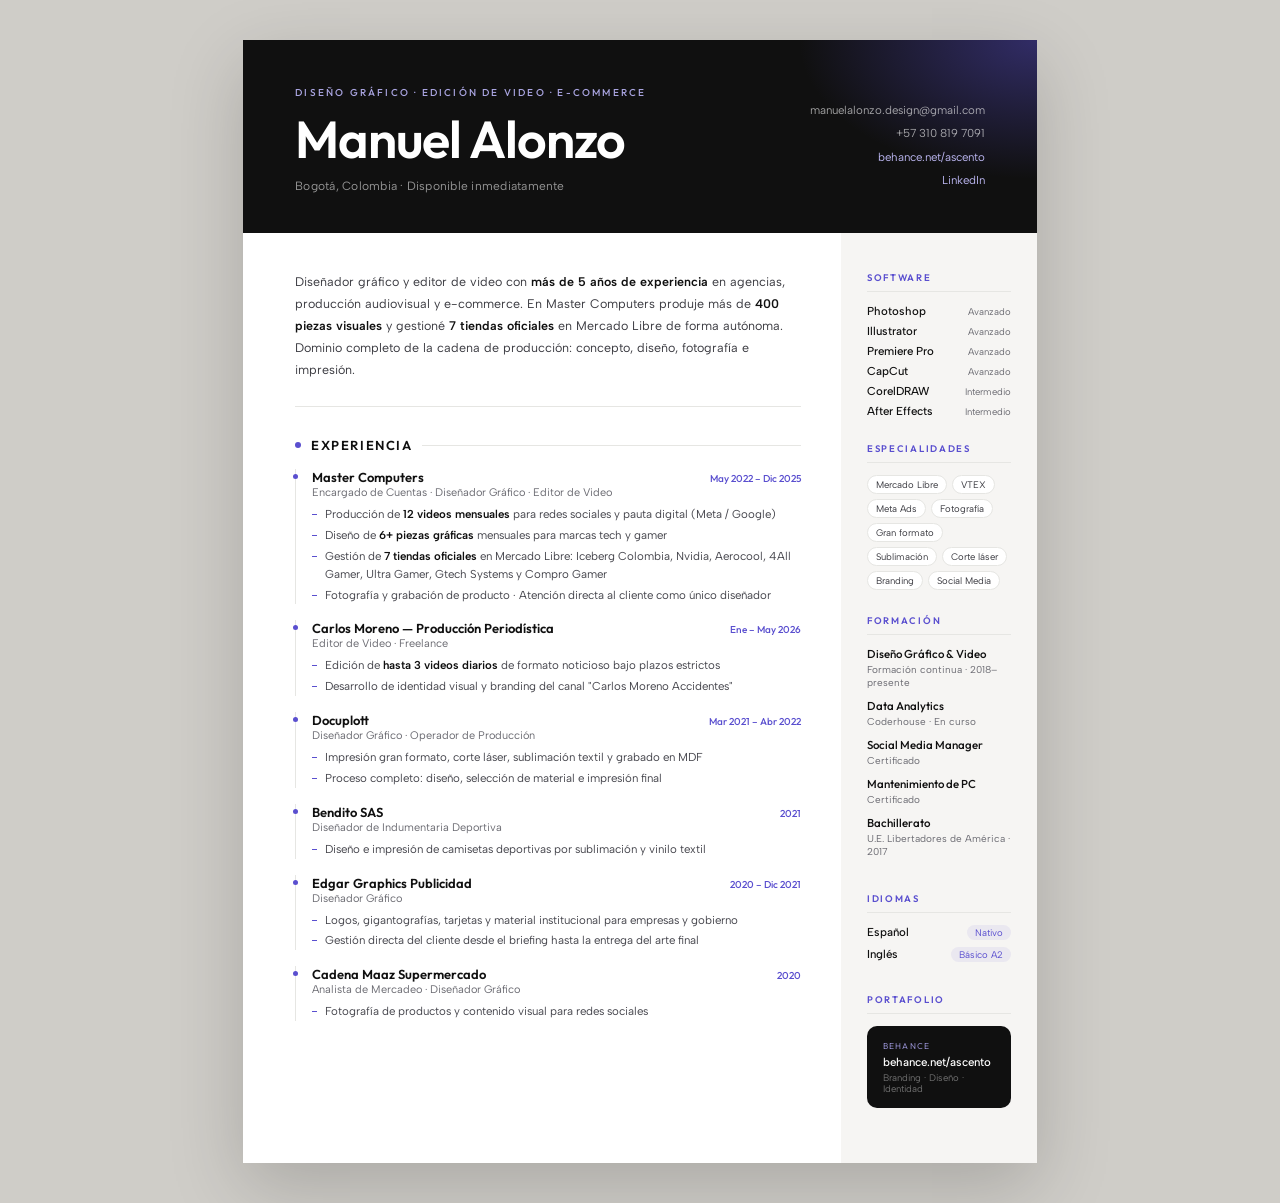
<file: Manuel_Alonzo_Resume.html>
<!DOCTYPE html>
<html lang="es">
<head>
<meta charset="UTF-8">
<meta name="viewport" content="width=device-width, initial-scale=1.0">
<title>Manuel Alonzo — CV</title>
<meta name="description" content="CV de Manuel Alonzo — Diseñador gráfico y editor de video, Bogotá, Colombia.">
<link rel="icon" href="favicon.svg" type="image/svg+xml">
<link rel="preconnect" href="https://fonts.googleapis.com">
<link rel="preconnect" href="https://fonts.gstatic.com" crossorigin>
<link href="https://fonts.googleapis.com/css2?family=Outfit:wght@300;400;500;600;700&family=Albert+Sans:wght@300;400;500;600&display=swap" rel="stylesheet">
<style>
*{margin:0;padding:0;box-sizing:border-box}
:root{
  --ink:#101010;
  --text:#1c1c1c;
  --muted:#6b6b72;
  --line:#e6e6e3;
  --soft:#f6f5f3;
  --accent:#5a4fcf;
}
@page{size:A4;margin:0}
body{
  font-family:'Albert Sans',sans-serif;
  background:#cfcdc8;
  color:var(--text);
  display:flex;
  justify-content:center;
  padding:40px 20px;
  -webkit-font-smoothing:antialiased;
}
.page{
  width:210mm;
  min-height:297mm;
  background:#fff;
  box-shadow:0 24px 70px rgba(0,0,0,.18);
  display:grid;
  grid-template-rows:auto 1fr;
}

/* ── HEADER ── */
.header{
  background:var(--ink);
  color:#f2f2f2;
  padding:46px 52px 40px;
  display:grid;
  grid-template-columns:1fr auto;
  gap:40px;
  align-items:end;
  position:relative;
  overflow:hidden;
}
.header::before{
  content:'';position:absolute;inset:0;
  background:radial-gradient(ellipse 50% 120% at 100% 0,rgba(90,79,207,.45),transparent 60%);
}
.header > *{position:relative;z-index:1}
.h-eyebrow{
  font-family:'Outfit',sans-serif;
  font-size:10px;letter-spacing:.22em;text-transform:uppercase;
  color:#a9a4e0;margin-bottom:14px;font-weight:500;
}
.h-name{
  font-family:'Outfit',sans-serif;
  font-size:52px;font-weight:600;letter-spacing:-.02em;
  line-height:1;color:#fff;margin-bottom:14px;
}
.h-tagline{font-size:12px;color:rgba(255,255,255,.55);letter-spacing:.02em}
.header-right{text-align:right;display:flex;flex-direction:column;gap:6px;padding-bottom:4px}
.h-contact{font-size:11.5px;color:rgba(255,255,255,.6);line-height:1.5}
.h-contact a{color:#b9b4ee;text-decoration:none}

/* ── BODY ── */
.body{display:grid;grid-template-columns:1fr 196px}
.main{padding:38px 40px 44px 52px}

.profile{
  font-size:12.5px;line-height:1.75;color:#3a3a40;font-weight:400;
  margin-bottom:30px;padding-bottom:26px;border-bottom:1px solid var(--line);
}
.profile strong{color:var(--ink);font-weight:600}

.sec{margin-bottom:24px}
.sec-head{display:flex;align-items:center;gap:10px;margin-bottom:16px}
.sec-dot{width:6px;height:6px;background:var(--accent);border-radius:50%;flex-shrink:0}
.sec-title{
  font-family:'Outfit',sans-serif;font-size:13px;font-weight:600;
  letter-spacing:.12em;text-transform:uppercase;color:var(--ink);white-space:nowrap;
}
.sec-rule{flex:1;height:1px;background:var(--line)}

.job{margin-bottom:16px;padding-left:16px;border-left:1px solid var(--line);position:relative}
.job::before{content:'';position:absolute;left:-3px;top:5px;width:5px;height:5px;border-radius:50%;background:var(--accent)}
.job-row{display:flex;justify-content:space-between;align-items:baseline;gap:10px;margin-bottom:1px}
.job-co{font-family:'Outfit',sans-serif;font-size:13px;font-weight:600;color:var(--ink)}
.job-date{font-family:'Outfit',sans-serif;font-size:10px;color:var(--accent);font-weight:500;white-space:nowrap}
.job-role{font-size:11px;color:var(--muted);margin-bottom:7px}
.job ul{list-style:none}
.job li{font-size:11.5px;color:#46464d;line-height:1.55;margin-bottom:3px;padding-left:13px;position:relative;font-weight:400}
.job li::before{content:'';position:absolute;left:0;top:8px;width:5px;height:1px;background:var(--accent)}
.job li strong{color:var(--ink);font-weight:600}

/* ── SIDEBAR ── */
.sidebar{padding:38px 26px 44px;background:var(--soft);display:flex;flex-direction:column;gap:24px}
.s-label{
  font-family:'Outfit',sans-serif;font-size:9.5px;letter-spacing:.18em;text-transform:uppercase;
  color:var(--accent);font-weight:600;padding-bottom:8px;border-bottom:1px solid var(--line);margin-bottom:12px;
}
.s-list{display:flex;flex-direction:column;gap:6px}
.s-item{display:flex;justify-content:space-between;align-items:baseline;gap:8px}
.s-item .n{font-size:11.5px;color:var(--ink);font-weight:500}
.s-item .lv{font-size:9.5px;color:var(--muted)}

.tags{display:flex;flex-wrap:wrap;gap:5px}
.tag{font-size:9.5px;color:#3a3a40;background:#fff;border:1px solid var(--line);padding:3px 8px;border-radius:20px}

.edu-item{margin-bottom:10px}
.edu-title{font-family:'Outfit',sans-serif;font-size:11.5px;font-weight:500;color:var(--ink);line-height:1.3}
.edu-sub{font-size:10px;color:var(--muted);margin-top:1px}

.lang-row{display:flex;justify-content:space-between;align-items:center;margin-bottom:7px}
.lang-name{font-size:11.5px;color:var(--ink);font-weight:500}
.lang-lv{font-size:9.5px;color:var(--accent);background:rgba(90,79,207,.08);padding:2px 8px;border-radius:10px}

.port-box{background:var(--ink);border-radius:10px;padding:14px 16px}
.port-label{font-family:'Outfit',sans-serif;font-size:8.5px;color:#8f8ac7;letter-spacing:.14em;text-transform:uppercase;margin-bottom:4px}
.port-link{font-size:11.5px;color:#fff;font-weight:500}
.port-sub{font-size:9.5px;color:rgba(255,255,255,.4);margin-top:3px}

@media print{
  body{background:#fff;padding:0}
  .page{box-shadow:none;width:100%;min-height:auto}
}
@media(max-width:760px){
  body{padding:0}
  .page{width:100%}
  .header{padding:32px 24px;grid-template-columns:1fr;gap:18px}
  .header-right{text-align:left}
  .h-name{font-size:40px}
  .body{grid-template-columns:1fr}
  .main{padding:28px 24px}
  .sidebar{padding:28px 24px}
}
</style>
</head>
<body>
<div class="page">

  <!-- HEADER -->
  <header class="header">
    <div class="header-left">
      <div class="h-eyebrow">Diseño gráfico · Edición de video · E-commerce</div>
      <h1 class="h-name">Manuel Alonzo</h1>
      <div class="h-tagline">Bogotá, Colombia · Disponible inmediatamente</div>
    </div>
    <div class="header-right">
      <div class="h-contact">manuelalonzo.design@gmail.com</div>
      <div class="h-contact">+57 310 819 7091</div>
      <div class="h-contact"><a href="https://behance.net/ascento">behance.net/ascento</a></div>
      <div class="h-contact"><a href="https://linkedin.com/in/manueljosealonzo">LinkedIn</a></div>
    </div>
  </header>

  <!-- BODY -->
  <div class="body">

    <!-- MAIN -->
    <div class="main">
      <p class="profile">
        Diseñador gráfico y editor de video con <strong>más de 5 años de experiencia</strong> en agencias, producción audiovisual y e-commerce. En Master Computers produje más de <strong>400 piezas visuales</strong> y gestioné <strong>7 tiendas oficiales</strong> en Mercado Libre de forma autónoma. Dominio completo de la cadena de producción: concepto, diseño, fotografía e impresión.
      </p>

      <div class="sec">
        <div class="sec-head"><span class="sec-dot"></span><span class="sec-title">Experiencia</span><span class="sec-rule"></span></div>

        <div class="job">
          <div class="job-row"><span class="job-co">Master Computers</span><span class="job-date">May 2022 – Dic 2025</span></div>
          <div class="job-role">Encargado de Cuentas · Diseñador Gráfico · Editor de Video</div>
          <ul>
            <li>Producción de <strong>12 videos mensuales</strong> para redes sociales y pauta digital (Meta / Google)</li>
            <li>Diseño de <strong>6+ piezas gráficas</strong> mensuales para marcas tech y gamer</li>
            <li>Gestión de <strong>7 tiendas oficiales</strong> en Mercado Libre: Iceberg Colombia, Nvidia, Aerocool, 4All Gamer, Ultra Gamer, Gtech Systems y Compro Gamer</li>
            <li>Fotografía y grabación de producto · Atención directa al cliente como único diseñador</li>
          </ul>
        </div>

        <div class="job">
          <div class="job-row"><span class="job-co">Carlos Moreno — Producción Periodística</span><span class="job-date">Ene – May 2026</span></div>
          <div class="job-role">Editor de Video · Freelance</div>
          <ul>
            <li>Edición de <strong>hasta 3 videos diarios</strong> de formato noticioso bajo plazos estrictos</li>
            <li>Desarrollo de identidad visual y branding del canal "Carlos Moreno Accidentes"</li>
          </ul>
        </div>

        <div class="job">
          <div class="job-row"><span class="job-co">Docuplott</span><span class="job-date">Mar 2021 – Abr 2022</span></div>
          <div class="job-role">Diseñador Gráfico · Operador de Producción</div>
          <ul>
            <li>Impresión gran formato, corte láser, sublimación textil y grabado en MDF</li>
            <li>Proceso completo: diseño, selección de material e impresión final</li>
          </ul>
        </div>

        <div class="job">
          <div class="job-row"><span class="job-co">Bendito SAS</span><span class="job-date">2021</span></div>
          <div class="job-role">Diseñador de Indumentaria Deportiva</div>
          <ul>
            <li>Diseño e impresión de camisetas deportivas por sublimación y vinilo textil</li>
          </ul>
        </div>

        <div class="job">
          <div class="job-row"><span class="job-co">Edgar Graphics Publicidad</span><span class="job-date">2020 – Dic 2021</span></div>
          <div class="job-role">Diseñador Gráfico</div>
          <ul>
            <li>Logos, gigantografías, tarjetas y material institucional para empresas y gobierno</li>
            <li>Gestión directa del cliente desde el briefing hasta la entrega del arte final</li>
          </ul>
        </div>

        <div class="job">
          <div class="job-row"><span class="job-co">Cadena Maaz Supermercado</span><span class="job-date">2020</span></div>
          <div class="job-role">Analista de Mercadeo · Diseñador Gráfico</div>
          <ul>
            <li>Fotografía de productos y contenido visual para redes sociales</li>
          </ul>
        </div>
      </div>
    </div>

    <!-- SIDEBAR -->
    <aside class="sidebar">
      <div>
        <div class="s-label">Software</div>
        <div class="s-list">
          <div class="s-item"><span class="n">Photoshop</span><span class="lv">Avanzado</span></div>
          <div class="s-item"><span class="n">Illustrator</span><span class="lv">Avanzado</span></div>
          <div class="s-item"><span class="n">Premiere Pro</span><span class="lv">Avanzado</span></div>
          <div class="s-item"><span class="n">CapCut</span><span class="lv">Avanzado</span></div>
          <div class="s-item"><span class="n">CorelDRAW</span><span class="lv">Intermedio</span></div>
          <div class="s-item"><span class="n">After Effects</span><span class="lv">Intermedio</span></div>
        </div>
      </div>

      <div>
        <div class="s-label">Especialidades</div>
        <div class="tags">
          <span class="tag">Mercado Libre</span>
          <span class="tag">VTEX</span>
          <span class="tag">Meta Ads</span>
          <span class="tag">Fotografía</span>
          <span class="tag">Gran formato</span>
          <span class="tag">Sublimación</span>
          <span class="tag">Corte láser</span>
          <span class="tag">Branding</span>
          <span class="tag">Social Media</span>
        </div>
      </div>

      <div>
        <div class="s-label">Formación</div>
        <div class="edu-item"><div class="edu-title">Diseño Gráfico & Video</div><div class="edu-sub">Formación continua · 2018–presente</div></div>
        <div class="edu-item"><div class="edu-title">Data Analytics</div><div class="edu-sub">Coderhouse · En curso</div></div>
        <div class="edu-item"><div class="edu-title">Social Media Manager</div><div class="edu-sub">Certificado</div></div>
        <div class="edu-item"><div class="edu-title">Mantenimiento de PC</div><div class="edu-sub">Certificado</div></div>
        <div class="edu-item"><div class="edu-title">Bachillerato</div><div class="edu-sub">U.E. Libertadores de América · 2017</div></div>
      </div>

      <div>
        <div class="s-label">Idiomas</div>
        <div class="lang-row"><span class="lang-name">Español</span><span class="lang-lv">Nativo</span></div>
        <div class="lang-row"><span class="lang-name">Inglés</span><span class="lang-lv">Básico A2</span></div>
      </div>

      <div>
        <div class="s-label">Portafolio</div>
        <div class="port-box">
          <div class="port-label">Behance</div>
          <div class="port-link">behance.net/ascento</div>
          <div class="port-sub">Branding · Diseño · Identidad</div>
        </div>
      </div>
    </aside>
  </div>
</div>
</body>
</html>
</file>
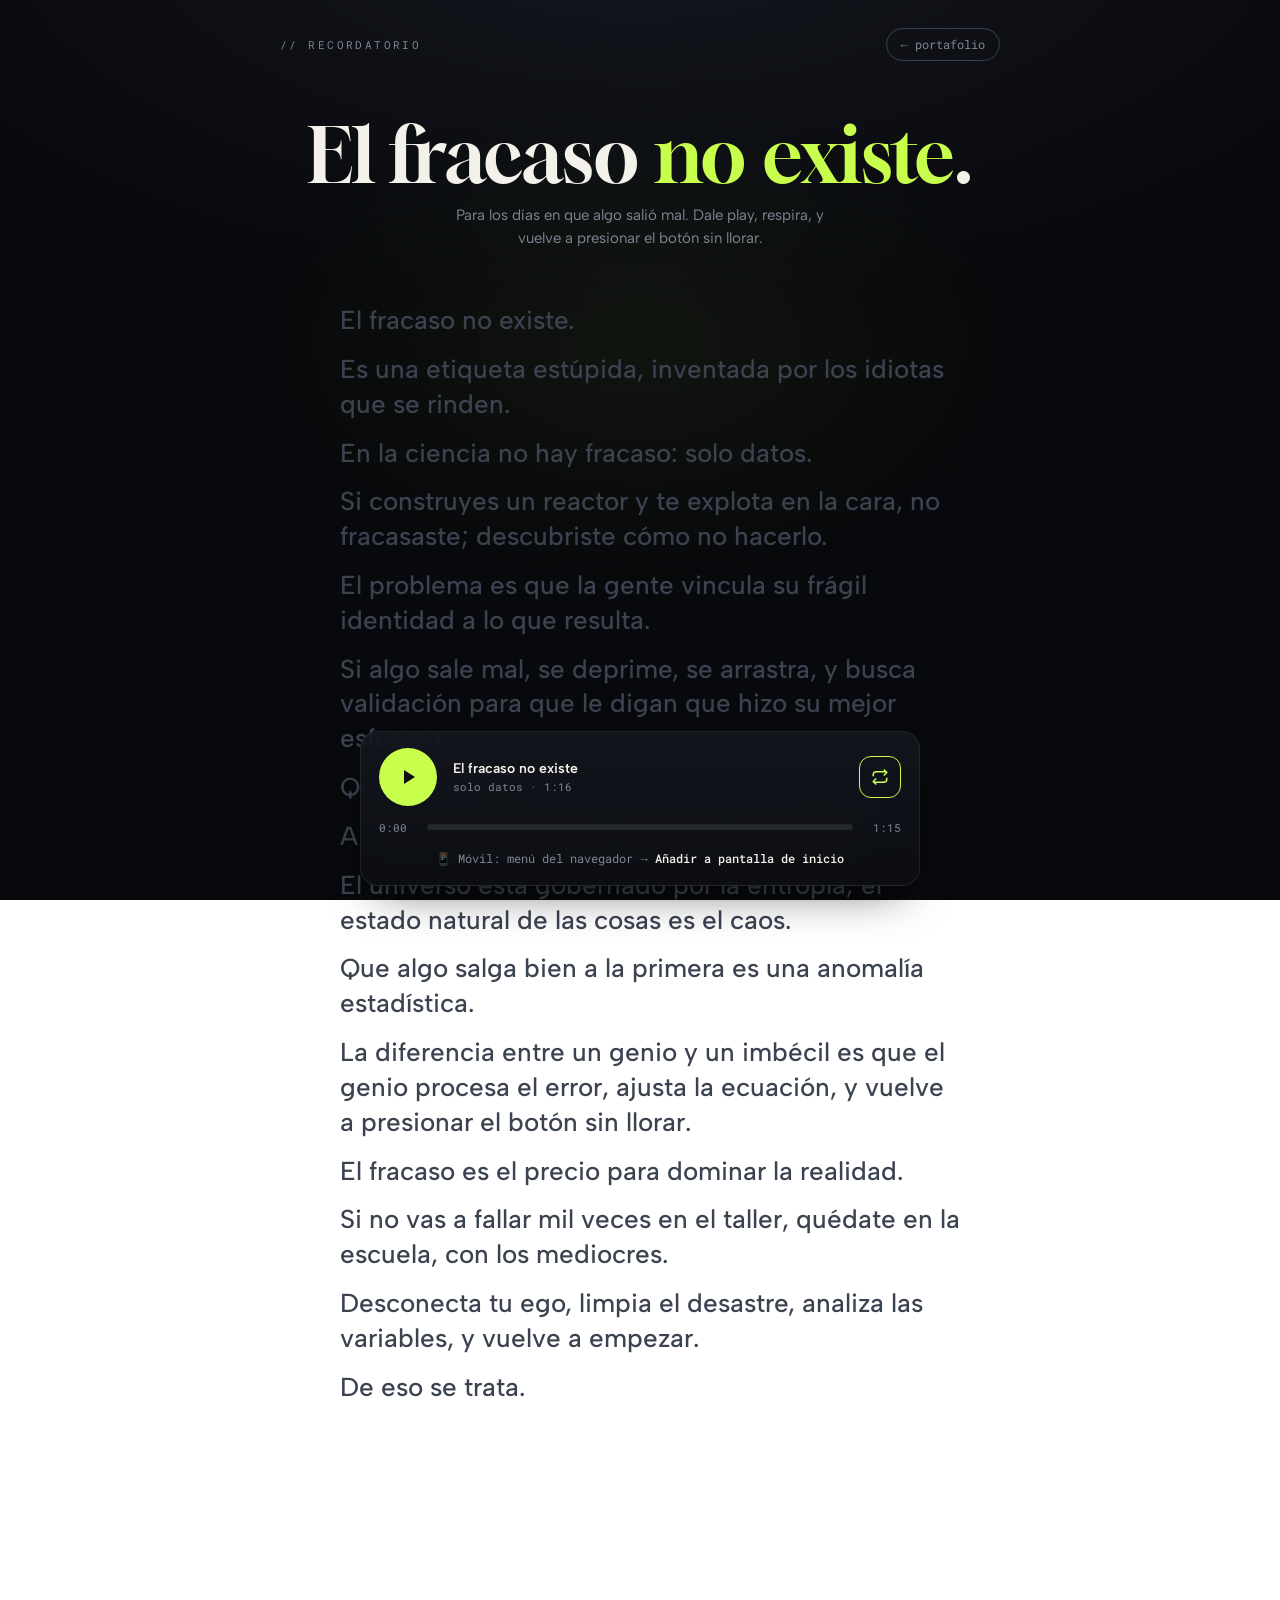
<file: motivacion.html>
<!DOCTYPE html>
<html lang="es">
<head>
<meta charset="utf-8">
<title>No existe el fracaso — Manuel Alonzo</title>
<meta name="viewport" content="width=device-width, initial-scale=1, viewport-fit=cover">
<meta name="description" content="Un recordatorio para los días difíciles. El fracaso no existe: solo datos.">
<meta name="robots" content="noindex, nofollow">
<meta name="theme-color" content="#08090c">

<!-- Permite 'Añadir a pantalla de inicio' en el móvil como si fuera una app -->
<meta name="apple-mobile-web-app-capable" content="yes">
<meta name="apple-mobile-web-app-status-bar-style" content="black-translucent">
<meta name="apple-mobile-web-app-title" content="No al fracaso">
<link rel="apple-touch-icon" href="favicon.svg">
<link rel="shortcut icon" href="favicon.svg" type="image/svg+xml">

<link href="https://fonts.googleapis.com" rel="preconnect">
<link href="https://fonts.gstatic.com" rel="preconnect" crossorigin>
<link href="https://fonts.googleapis.com/css2?family=Gloock&family=Albert+Sans:ital,wght@0,300;0,400;0,500;0,600;0,700;1,400&family=Roboto+Mono:wght@400;500&display=swap" rel="stylesheet">

<style>
  :root{
    --bg:#08090c;
    --bg-2:#0e1015;
    --ink:#f4f1ea;
    --muted:#7e8794;
    --dim:#3b4250;
    --accent:#c8ff4d;        /* verde ácido tipo reactor */
    --accent-soft:rgba(200,255,77,.14);
    --radius:18px;
  }
  *{box-sizing:border-box;margin:0;padding:0}
  html,body{height:100%}
  body{
    background:radial-gradient(120% 80% at 50% -10%, #14171f 0%, var(--bg) 55%) fixed;
    color:var(--ink);
    font-family:"Albert Sans",system-ui,sans-serif;
    -webkit-font-smoothing:antialiased;
    min-height:100dvh;
    display:flex;flex-direction:column;align-items:center;
    padding:max(28px,env(safe-area-inset-top)) 20px max(40px,env(safe-area-inset-bottom));
    overflow-x:hidden;
  }

  /* glow de fondo que respira con el audio */
  .aura{
    position:fixed;inset:0;z-index:-1;pointer-events:none;
    background:radial-gradient(45% 40% at 50% 38%, var(--accent-soft) 0%, transparent 70%);
    opacity:.35;transition:opacity .6s ease, transform .6s ease;
  }
  body.playing .aura{opacity:.85;animation:breathe 5.5s ease-in-out infinite}
  @keyframes breathe{0%,100%{transform:scale(1)}50%{transform:scale(1.18)}}

  .top{
    width:100%;max-width:720px;display:flex;justify-content:space-between;align-items:center;
    margin-bottom:auto;
  }
  .kicker{
    font-family:"Roboto Mono",monospace;font-size:11px;letter-spacing:.22em;
    text-transform:uppercase;color:var(--muted);
  }
  .back{
    font-family:"Roboto Mono",monospace;font-size:12px;color:var(--muted);
    text-decoration:none;border:1px solid var(--dim);border-radius:999px;
    padding:7px 14px;transition:.2s;white-space:nowrap;
  }
  .back:hover{color:var(--ink);border-color:var(--muted)}

  .stage{
    width:100%;max-width:720px;margin:clamp(24px,6vh,64px) 0;
    text-align:center;
  }
  h1{
    font-family:"Gloock",serif;font-weight:400;line-height:1.04;
    font-size:clamp(38px,9vw,76px);letter-spacing:-.01em;margin-bottom:10px;
  }
  h1 .em{color:var(--accent)}
  .sub{
    color:var(--muted);font-size:15px;max-width:46ch;margin:0 auto;
    line-height:1.5;
  }

  /* ---- transcripción tipo karaoke ---- */
  .lyrics{
    margin:clamp(28px,6vh,56px) auto 0;max-width:640px;text-align:left;
    display:flex;flex-direction:column;gap:14px;
  }
  .line{
    font-size:clamp(19px,4.4vw,26px);line-height:1.34;font-weight:500;
    color:var(--dim);cursor:pointer;transition:color .35s ease,transform .35s ease,opacity .35s;
    padding-left:18px;border-left:2px solid transparent;
  }
  .line:hover{color:var(--muted)}
  .line.active{
    color:var(--ink);border-left-color:var(--accent);
    transform:translateX(2px);
  }
  .line.done{color:#5b6472}

  /* ---- reproductor sticky ---- */
  .player{
    position:sticky;bottom:max(14px,env(safe-area-inset-bottom));
    width:100%;max-width:560px;margin-top:clamp(32px,7vh,64px);
    background:linear-gradient(180deg,rgba(20,23,31,.86),rgba(12,14,19,.94));
    border:1px solid rgba(255,255,255,.08);
    backdrop-filter:blur(18px);-webkit-backdrop-filter:blur(18px);
    border-radius:var(--radius);
    padding:16px 18px 18px;
    box-shadow:0 18px 50px -20px rgba(0,0,0,.8);
  }
  .ctrl-row{display:flex;align-items:center;gap:16px}
  .play{
    flex:none;width:58px;height:58px;border-radius:50%;border:none;cursor:pointer;
    background:var(--accent);color:#0b0d10;display:grid;place-items:center;
    transition:transform .15s ease, box-shadow .25s;
    box-shadow:0 0 0 0 var(--accent-soft);
  }
  .play:hover{transform:scale(1.05)}
  body.playing .play{box-shadow:0 0 0 10px var(--accent-soft)}
  .play svg{width:24px;height:24px;fill:#0b0d10}
  .meta{flex:1;min-width:0}
  .meta .title{font-size:14px;font-weight:600;white-space:nowrap;overflow:hidden;text-overflow:ellipsis}
  .meta .who{font-family:"Roboto Mono",monospace;font-size:11px;color:var(--muted);margin-top:2px}
  .loop{
    flex:none;background:none;border:1px solid var(--dim);color:var(--muted);
    width:42px;height:42px;border-radius:12px;cursor:pointer;display:grid;place-items:center;transition:.2s;
  }
  .loop svg{width:18px;height:18px;stroke:currentColor;fill:none;stroke-width:2}
  .loop.on{color:var(--accent);border-color:var(--accent)}

  .bar-row{display:flex;align-items:center;gap:10px;margin-top:14px}
  .time{font-family:"Roboto Mono",monospace;font-size:11px;color:var(--muted);width:38px;flex:none}
  .time.end{text-align:right}
  .track{
    flex:1;height:6px;background:rgba(255,255,255,.09);border-radius:99px;
    position:relative;cursor:pointer;
  }
  .fill{position:absolute;inset:0 auto 0 0;width:0;background:var(--accent);border-radius:99px}
  .knob{
    position:absolute;top:50%;left:0;transform:translate(-50%,-50%);
    width:14px;height:14px;border-radius:50%;background:#fff;box-shadow:0 0 0 4px rgba(200,255,77,.25);
    opacity:0;transition:opacity .2s;
  }
  .track:hover .knob{opacity:1}

  .tip{
    margin-top:14px;color:var(--muted);font-size:12px;text-align:center;line-height:1.5;
    font-family:"Roboto Mono",monospace;
  }
  .tip b{color:var(--ink);font-weight:500}

  .note{
    max-width:560px;margin:22px auto 0;color:var(--dim);font-size:11px;
    text-align:center;line-height:1.6;font-family:"Roboto Mono",monospace;
  }
</style>
</head>
<body>
<div class="aura"></div>

<header class="top">
  <span class="kicker">// recordatorio</span>
  <a class="back" href="index.html">← portafolio</a>
</header>

<main class="stage">
  <h1>El fracaso <span class="em">no existe</span>.</h1>
  <p class="sub">Para los días en que algo salió mal. Dale play, respira, y vuelve a presionar el botón sin llorar.</p>

  <div class="lyrics" id="lyrics"></div>
</main>

<section class="player" id="player" aria-label="Reproductor">
  <div class="ctrl-row">
    <button class="play" id="play" aria-label="Reproducir">
      <svg id="playIcon" viewBox="0 0 24 24"><path d="M8 5v14l11-7z"/></svg>
    </button>
    <div class="meta">
      <div class="title">El fracaso no existe</div>
      <div class="who">solo datos · 1:16</div>
    </div>
    <button class="loop on" id="loop" aria-label="Repetir" title="Repetir en bucle">
      <svg viewBox="0 0 24 24"><path d="M17 2l4 4-4 4"/><path d="M3 11V9a4 4 0 0 1 4-4h14"/><path d="M7 22l-4-4 4-4"/><path d="M21 13v2a4 4 0 0 1-4 4H3"/></svg>
    </button>
  </div>
  <div class="bar-row">
    <span class="time" id="cur">0:00</span>
    <div class="track" id="track"><div class="fill" id="fill"></div><div class="knob" id="knob"></div></div>
    <span class="time end" id="dur">1:16</span>
  </div>
  <div class="tip">📱 Móvil: menú del navegador → <b>Añadir a pantalla de inicio</b></div>
</section>


<audio id="audio" src="portfolio-assets/motivacion.mp3" preload="metadata" loop></audio>

<script>
(function(){
  // Frases con su tiempo de inicio (segundos) — sincronizadas con el audio
  const CUES = [
    [0.00,  "El fracaso no existe."],
    [1.97,  "Es una etiqueta estúpida, inventada por los idiotas que se rinden."],
    [7.05,  "En la ciencia no hay fracaso: solo datos."],
    [10.95, "Si construyes un reactor y te explota en la cara, no fracasaste; descubriste cómo no hacerlo."],
    [18.41, "El problema es que la gente vincula su frágil identidad a lo que resulta."],
    [23.29, "Si algo sale mal, se deprime, se arrastra, y busca validación para que le digan que hizo su mejor esfuerzo."],
    [31.36, "Qué patético."],
    [32.86, "A la física le importa un carajo tu autoestima."],
    [36.49, "El universo está gobernado por la entropía; el estado natural de las cosas es el caos."],
    [43.33, "Que algo salga bien a la primera es una anomalía estadística."],
    [48.01, "La diferencia entre un genio y un imbécil es que el genio procesa el error, ajusta la ecuación, y vuelve a presionar el botón sin llorar."],
    [57.73, "El fracaso es el precio para dominar la realidad."],
    [61.68, "Si no vas a fallar mil veces en el taller, quédate en la escuela, con los mediocres."],
    [67.81, "Desconecta tu ego, limpia el desastre, analiza las variables, y vuelve a empezar."],
    [74.27, "De eso se trata."]
  ];

  const audio = document.getElementById('audio');
  const playBtn = document.getElementById('play');
  const playIcon = document.getElementById('playIcon');
  const loopBtn = document.getElementById('loop');
  const lyrics = document.getElementById('lyrics');
  const track = document.getElementById('track');
  const fill = document.getElementById('fill');
  const knob = document.getElementById('knob');
  const curEl = document.getElementById('cur');
  const durEl = document.getElementById('dur');

  // construir las líneas
  const lines = CUES.map(([t, text], i) => {
    const el = document.createElement('div');
    el.className = 'line';
    el.textContent = text;
    el.addEventListener('click', () => { audio.currentTime = t + 0.01; if(audio.paused) audio.play(); });
    lyrics.appendChild(el);
    return el;
  });

  const fmt = s => {
    if(!isFinite(s)) s = 0;
    const m = Math.floor(s/60), ss = Math.floor(s%60);
    return m + ':' + String(ss).padStart(2,'0');
  };

  const ICON_PLAY = 'M8 5v14l11-7z';
  const ICON_PAUSE = 'M6 5h4v14H6zM14 5h4v14h-4z';

  function syncPlayIcon(){
    playIcon.querySelector('path').setAttribute('d', audio.paused ? ICON_PLAY : ICON_PAUSE);
    playBtn.setAttribute('aria-label', audio.paused ? 'Reproducir' : 'Pausar');
    document.body.classList.toggle('playing', !audio.paused);
  }

  playBtn.addEventListener('click', () => { audio.paused ? audio.play() : audio.pause(); });
  audio.addEventListener('play', syncPlayIcon);
  audio.addEventListener('pause', syncPlayIcon);

  loopBtn.addEventListener('click', () => {
    audio.loop = !audio.loop;
    loopBtn.classList.toggle('on', audio.loop);
  });

  audio.addEventListener('loadedmetadata', () => { durEl.textContent = fmt(audio.duration); });

  audio.addEventListener('timeupdate', () => {
    const t = audio.currentTime, d = audio.duration || 76;
    const pct = (t/d)*100;
    fill.style.width = pct + '%';
    knob.style.left = pct + '%';
    curEl.textContent = fmt(t);

    // línea activa
    let idx = 0;
    for(let i=0;i<CUES.length;i++){ if(t >= CUES[i][0]) idx = i; }
    lines.forEach((el,i) => {
      el.classList.toggle('active', i === idx);
      el.classList.toggle('done', i < idx);
    });
    if(lines[idx]) lines[idx].scrollIntoView({block:'center', behavior:'smooth'});
  });

  // scrub
  function seek(clientX){
    const r = track.getBoundingClientRect();
    const p = Math.min(1, Math.max(0, (clientX - r.left)/r.width));
    audio.currentTime = p * (audio.duration || 76);
  }
  let dragging = false;
  track.addEventListener('pointerdown', e => { dragging = true; track.setPointerCapture(e.pointerId); seek(e.clientX); });
  track.addEventListener('pointermove', e => { if(dragging) seek(e.clientX); });
  track.addEventListener('pointerup', () => { dragging = false; });

  // teclado: espacio para play/pausa
  document.addEventListener('keydown', e => {
    if(e.code === 'Space'){ e.preventDefault(); audio.paused ? audio.play() : audio.pause(); }
  });
})();
</script>
</body>
</html>
</file>
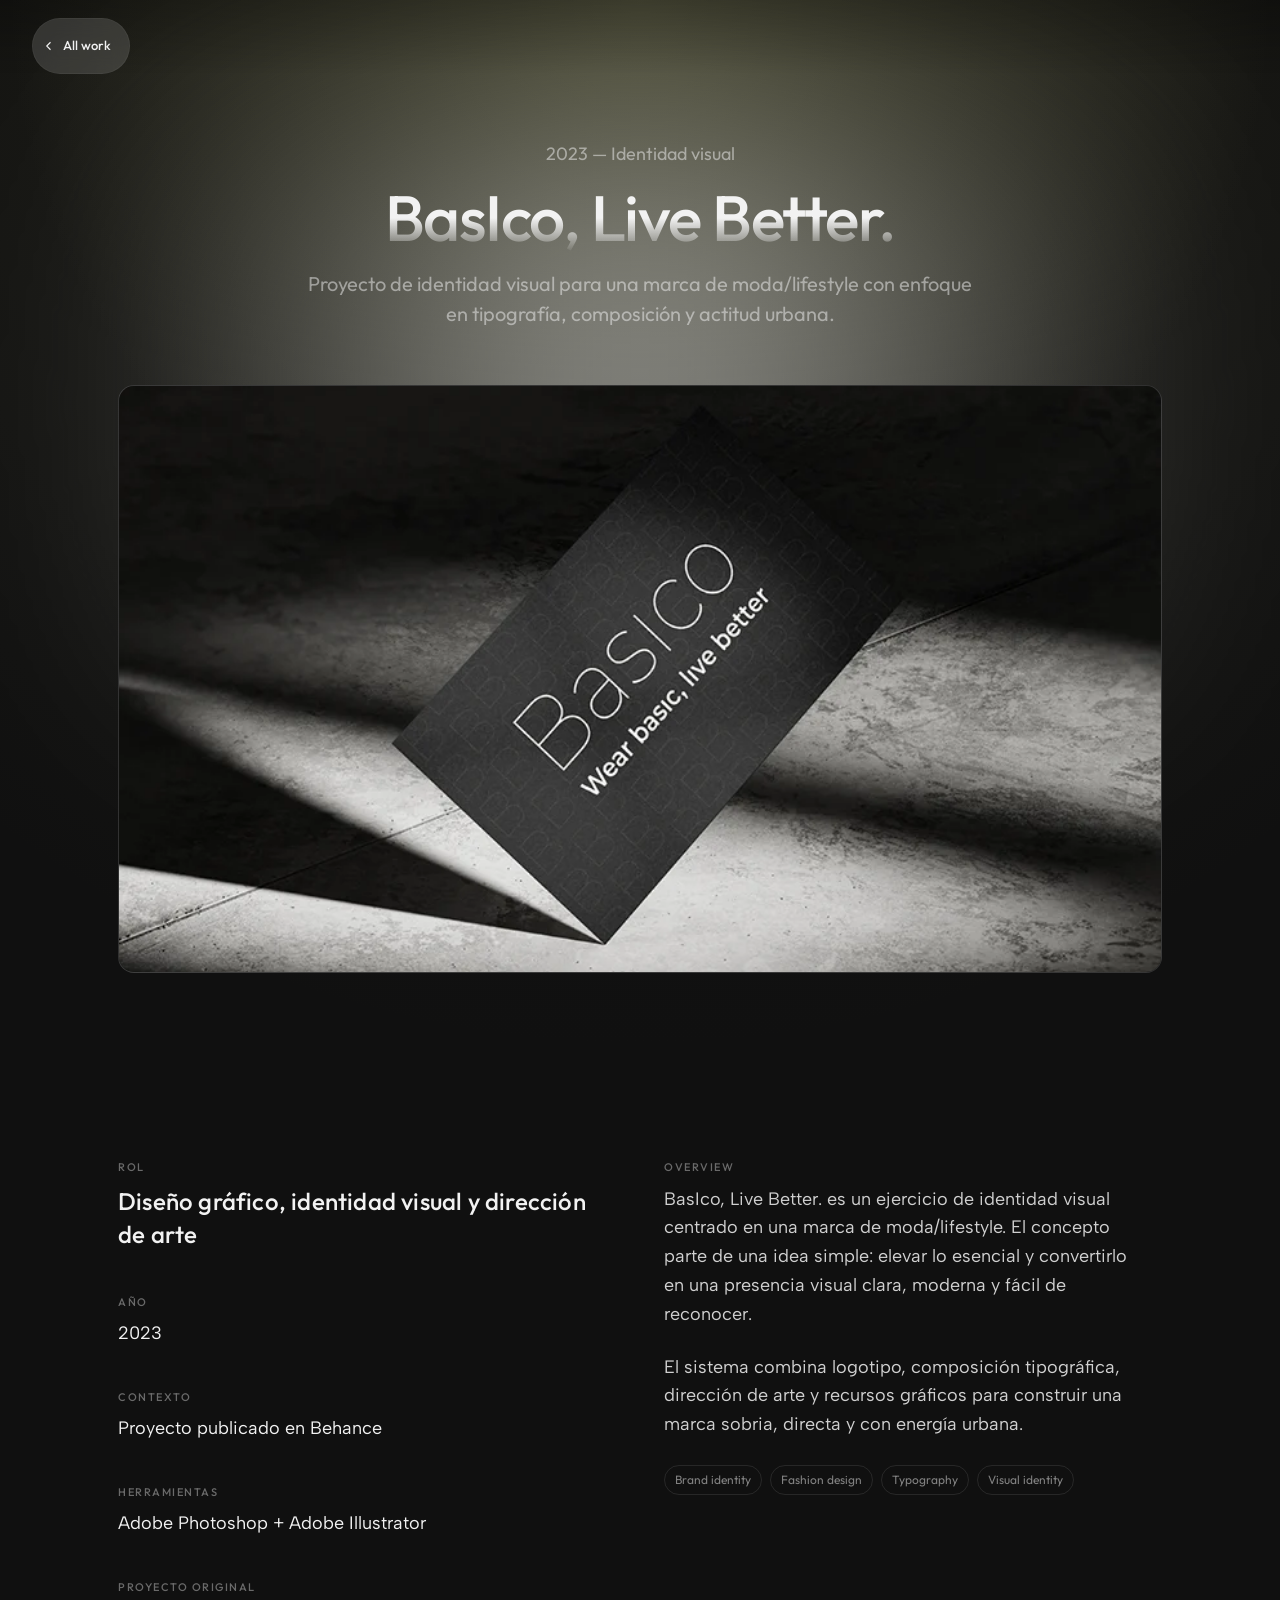
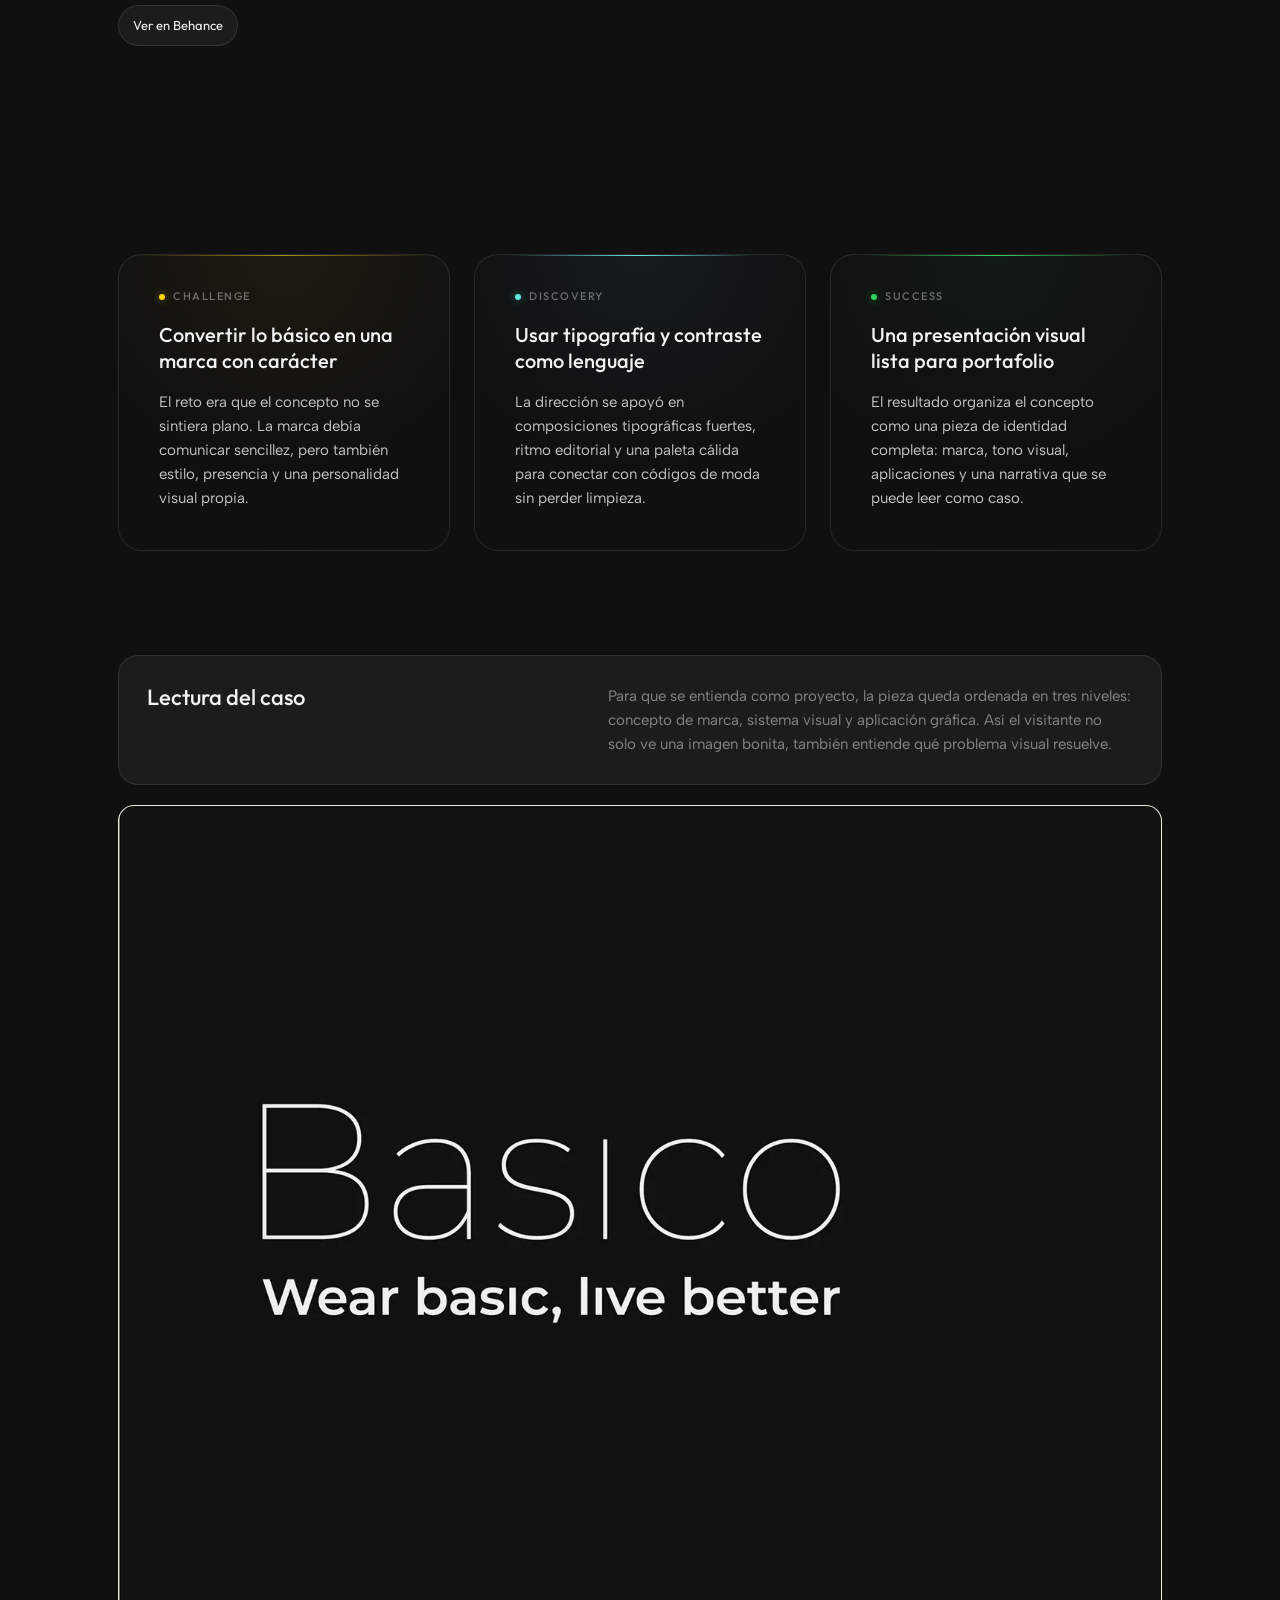
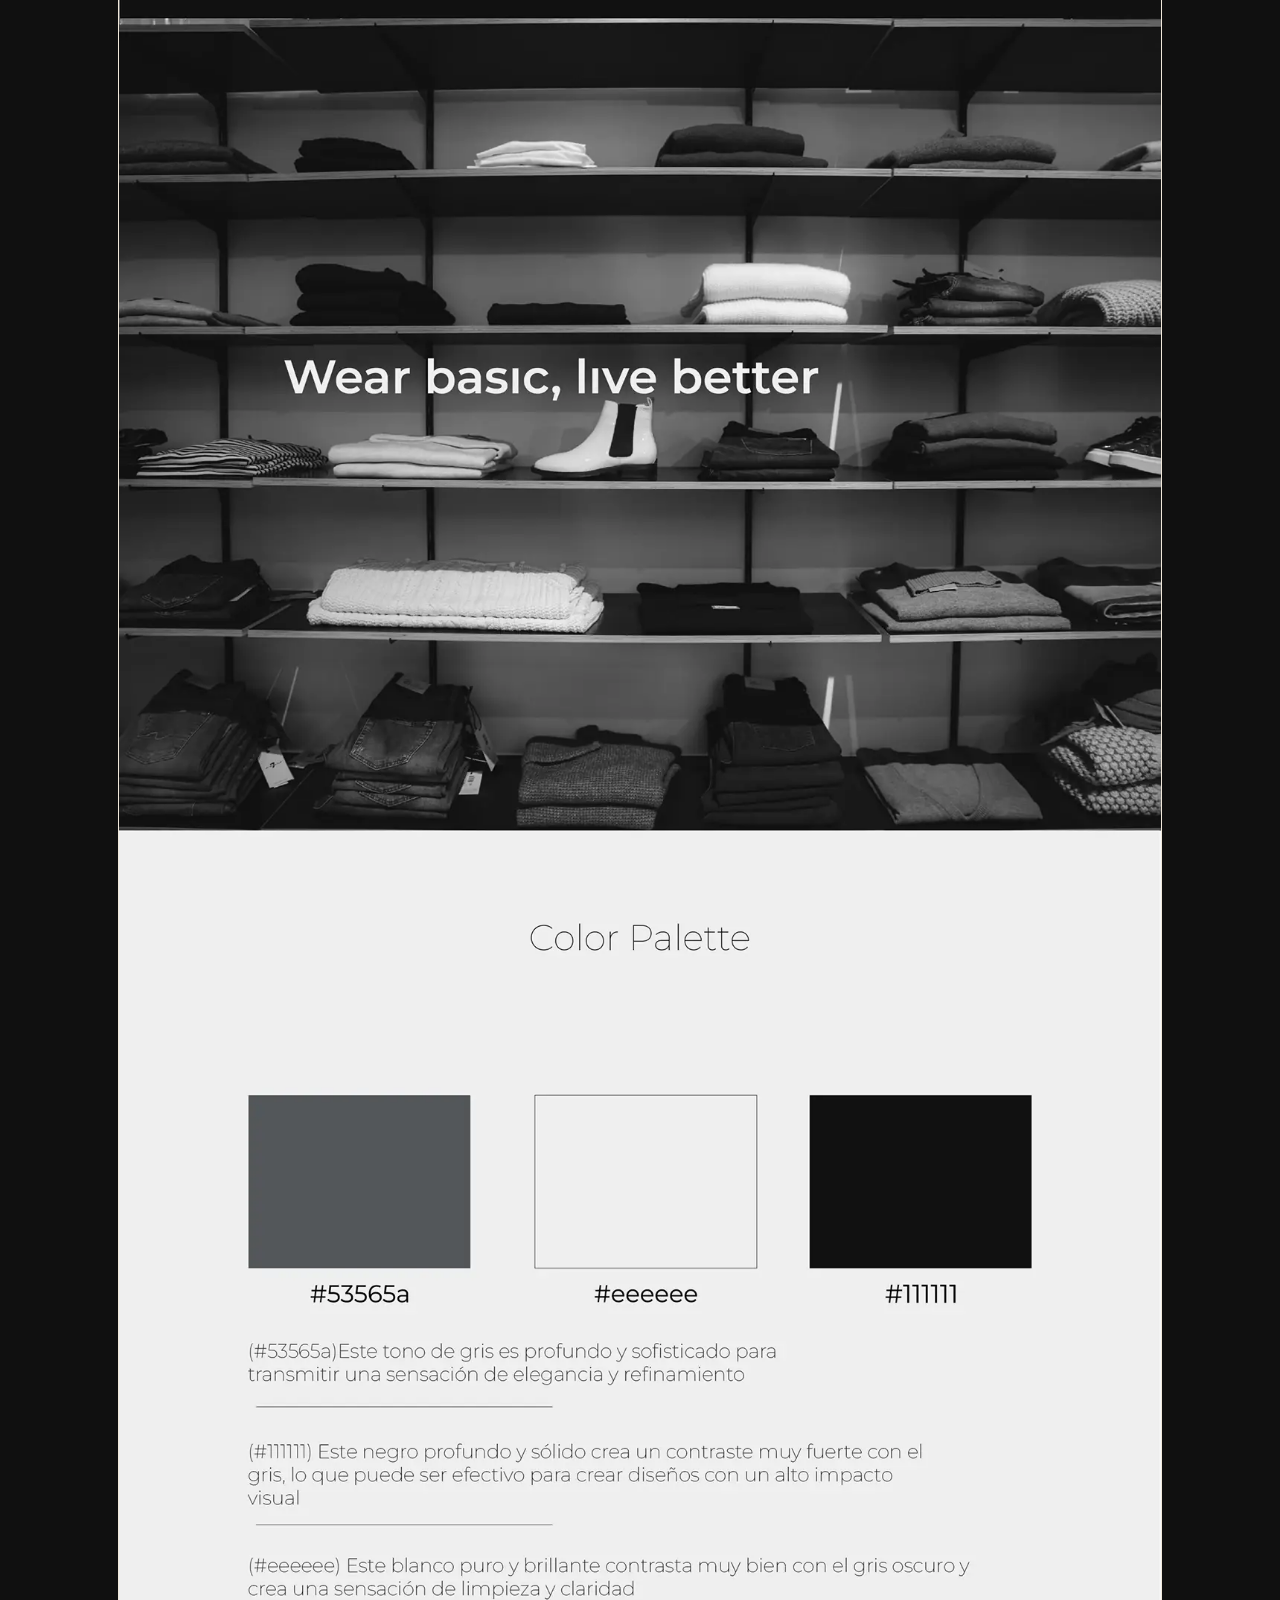
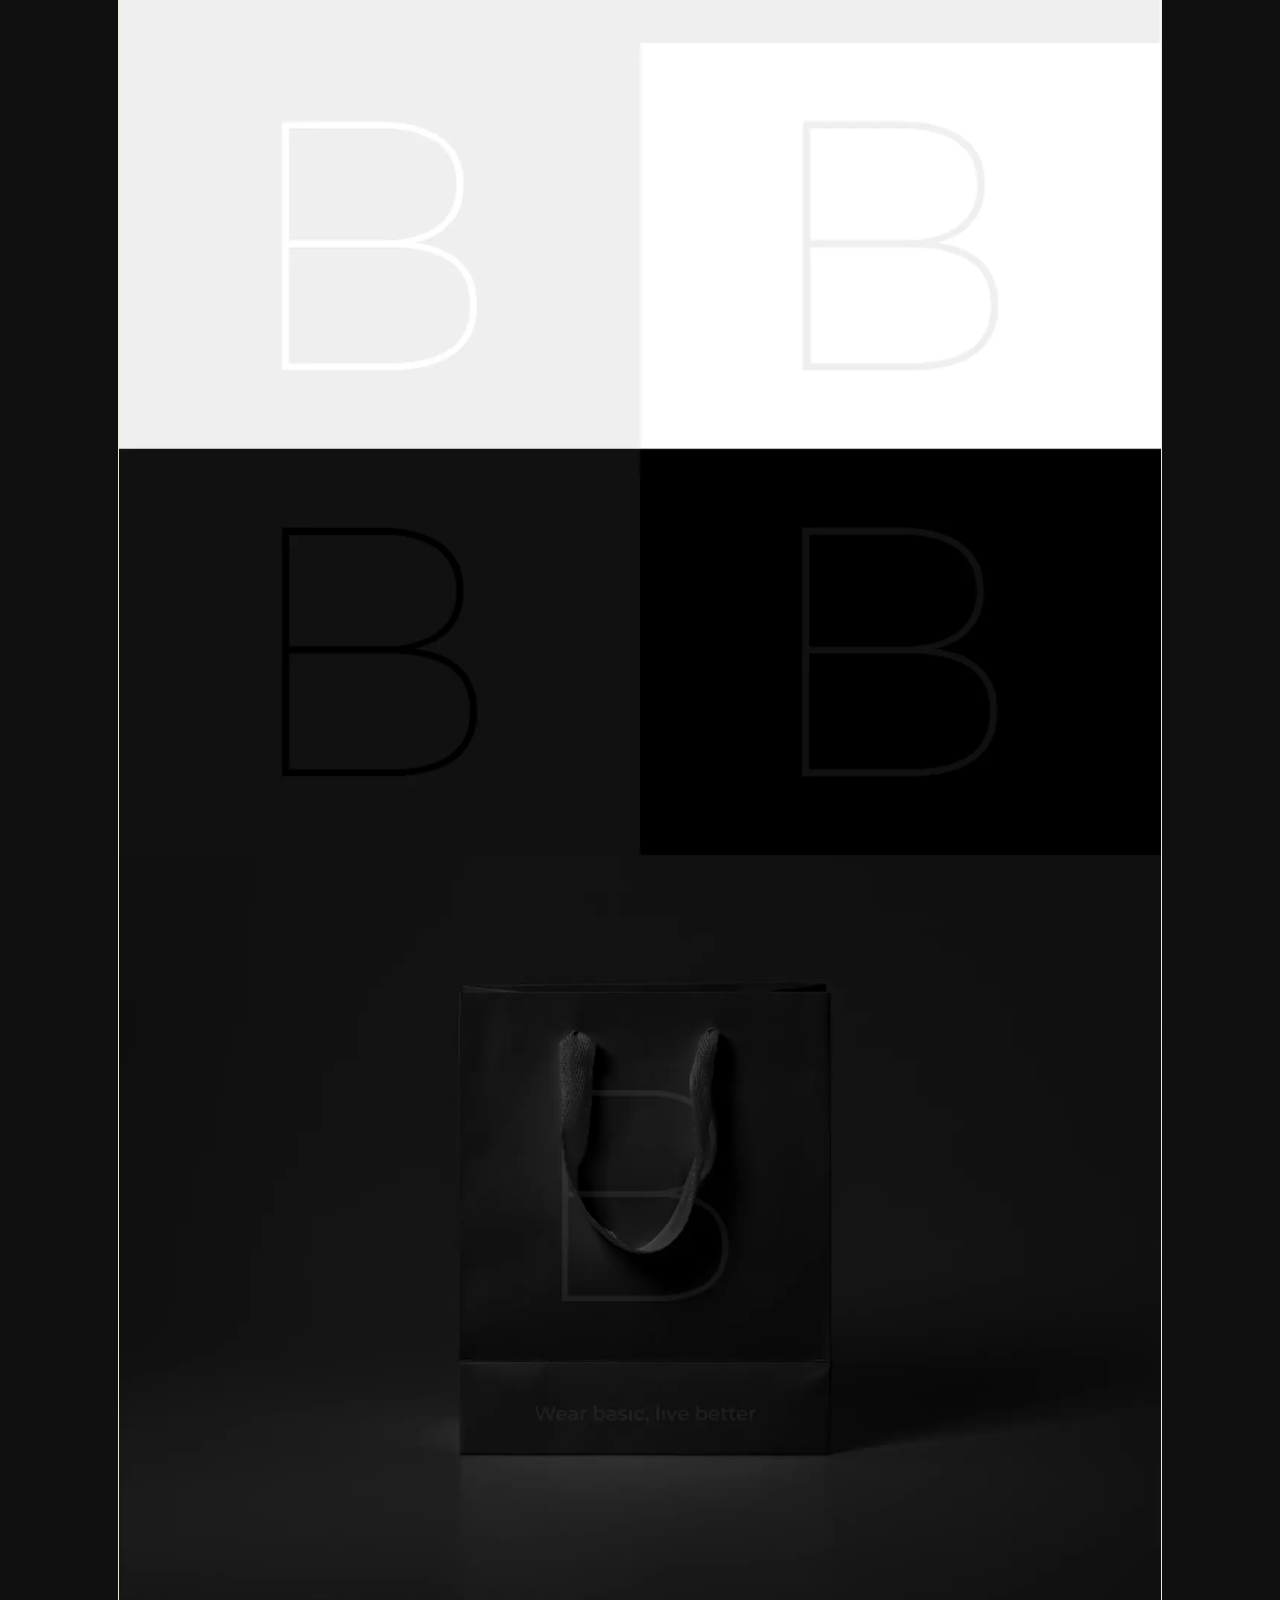
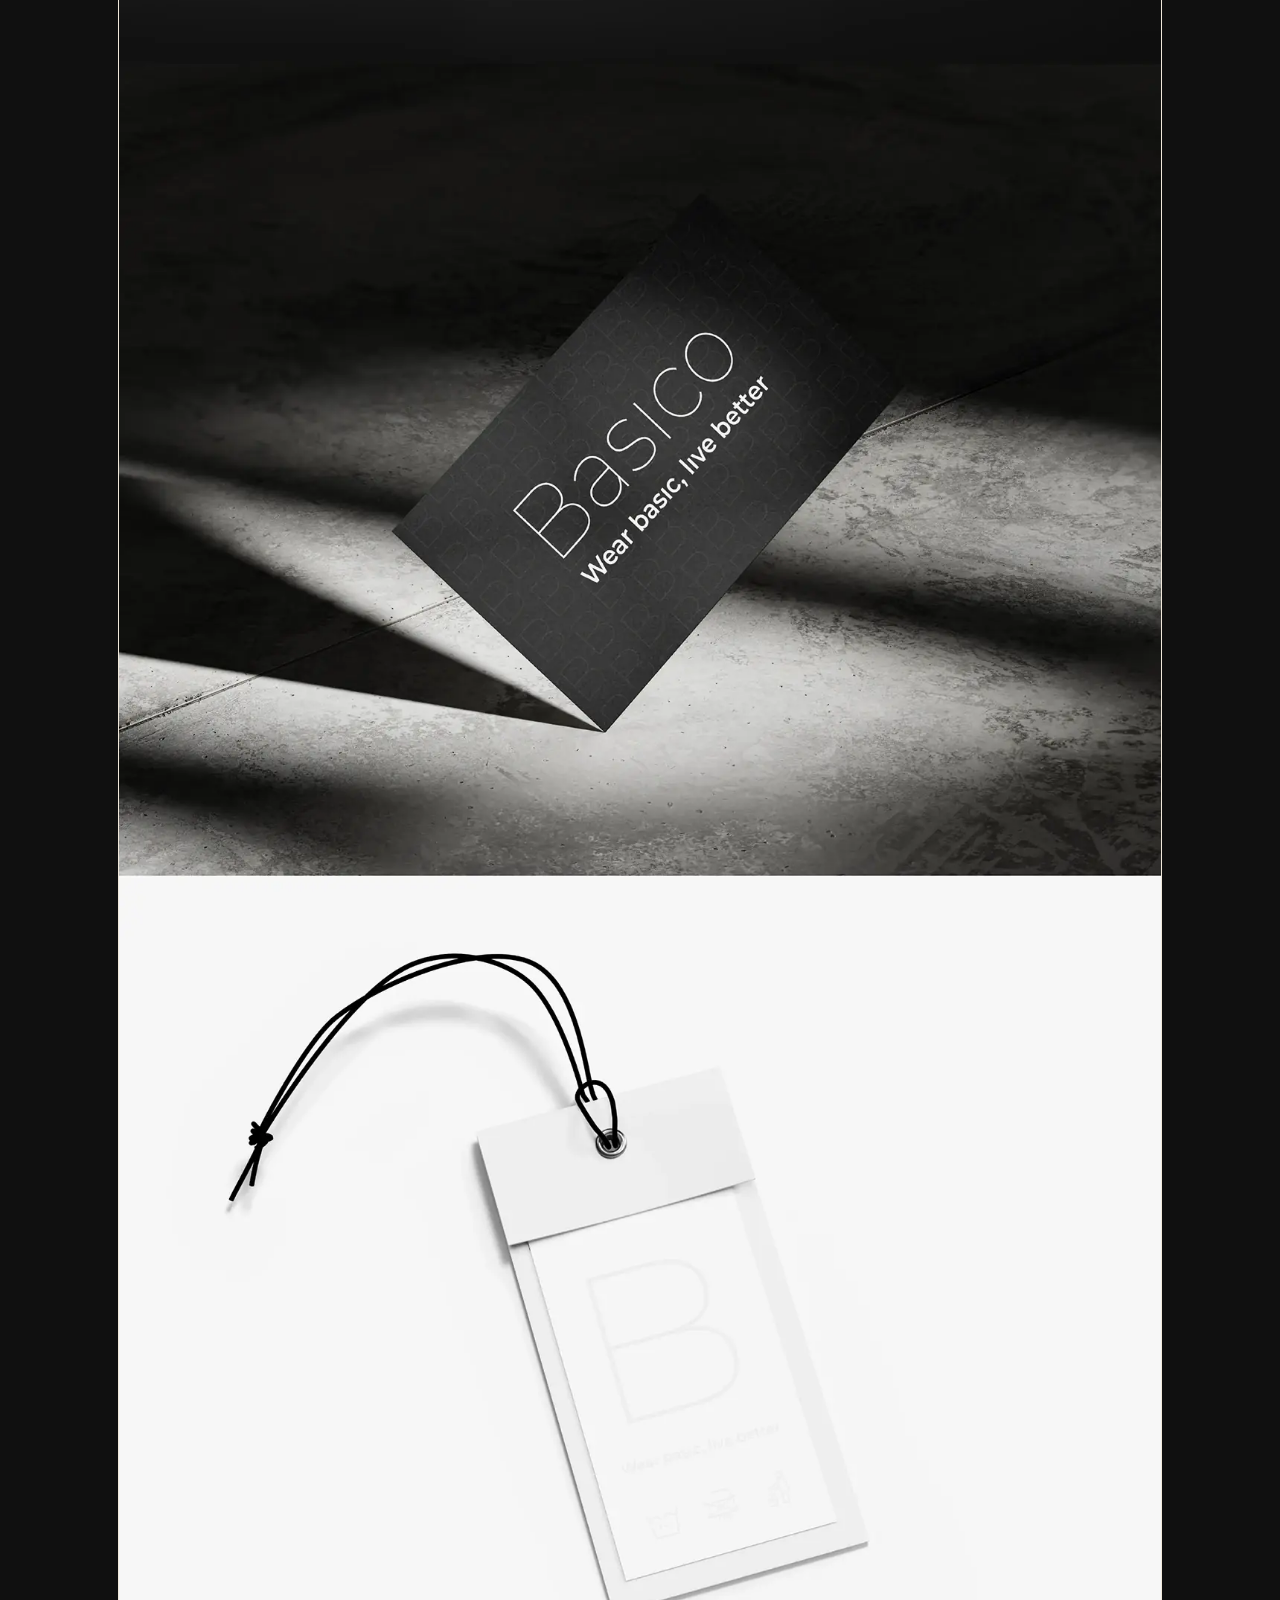
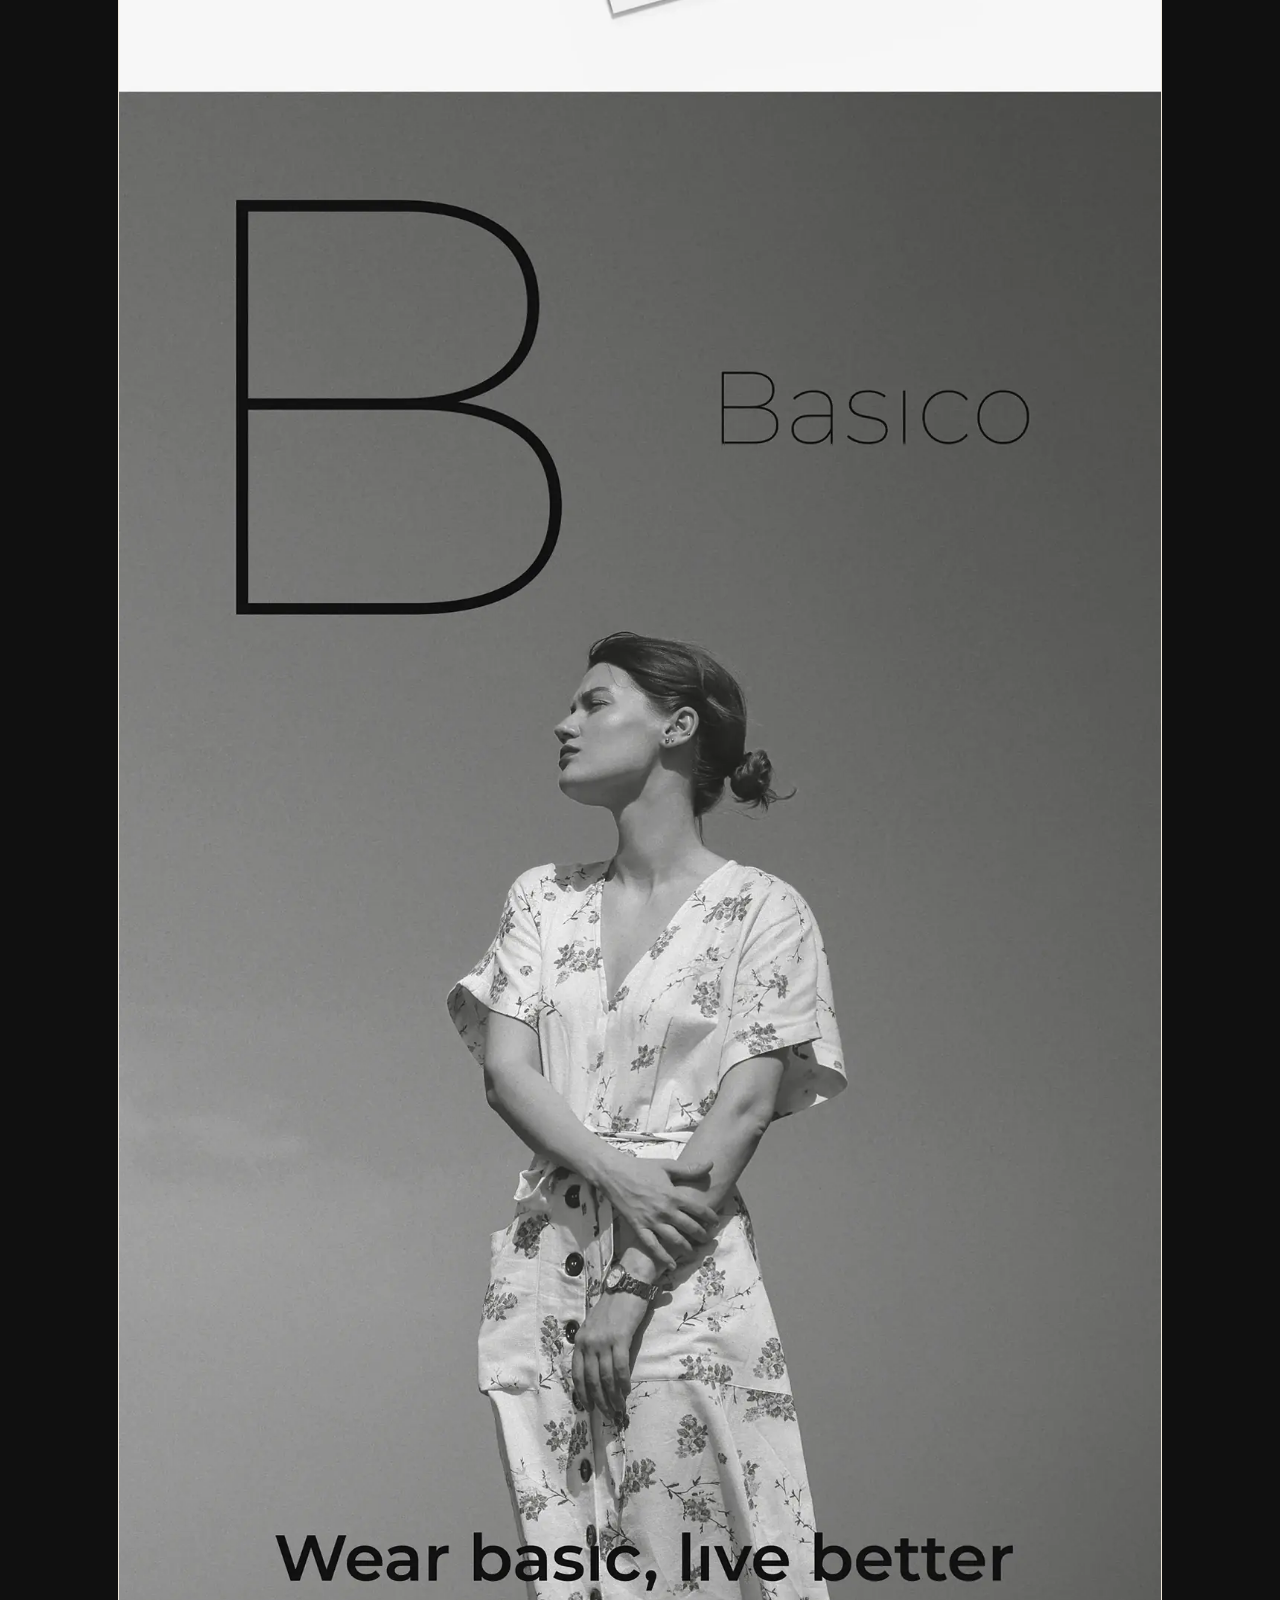
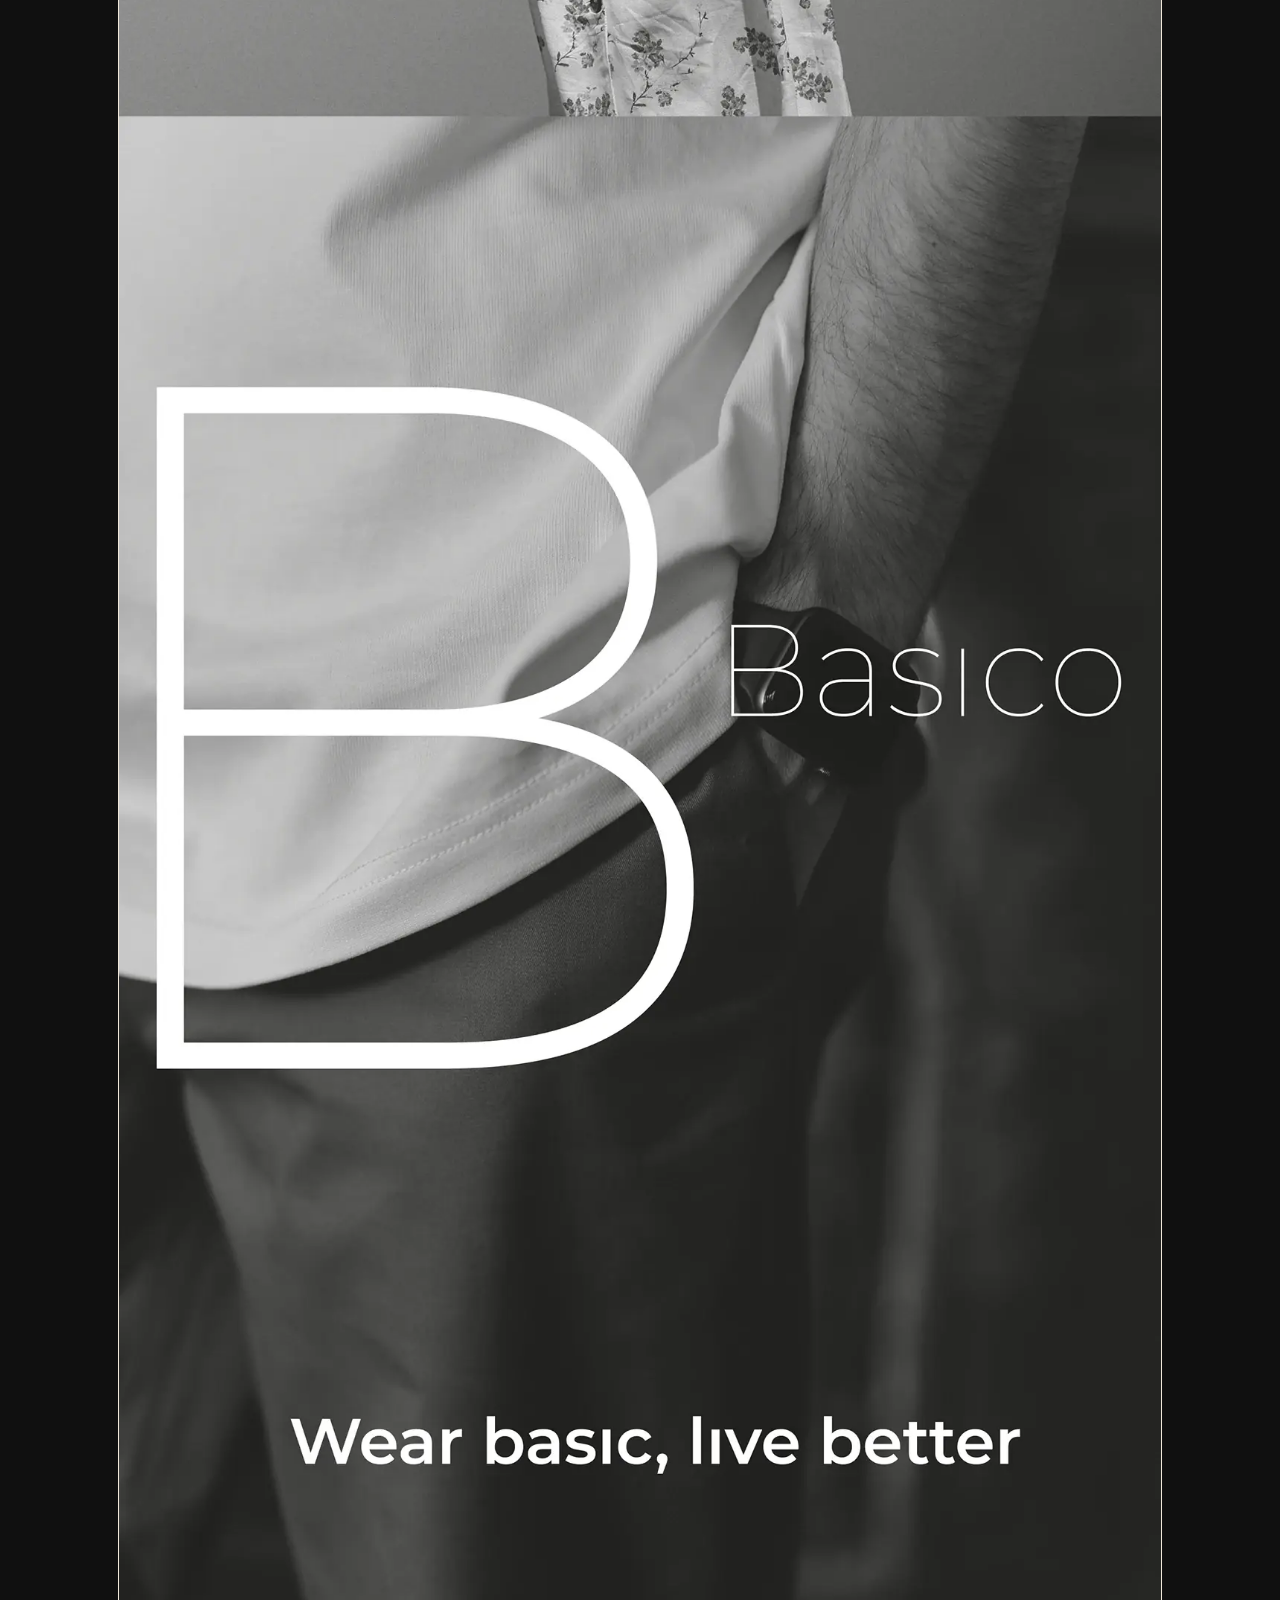
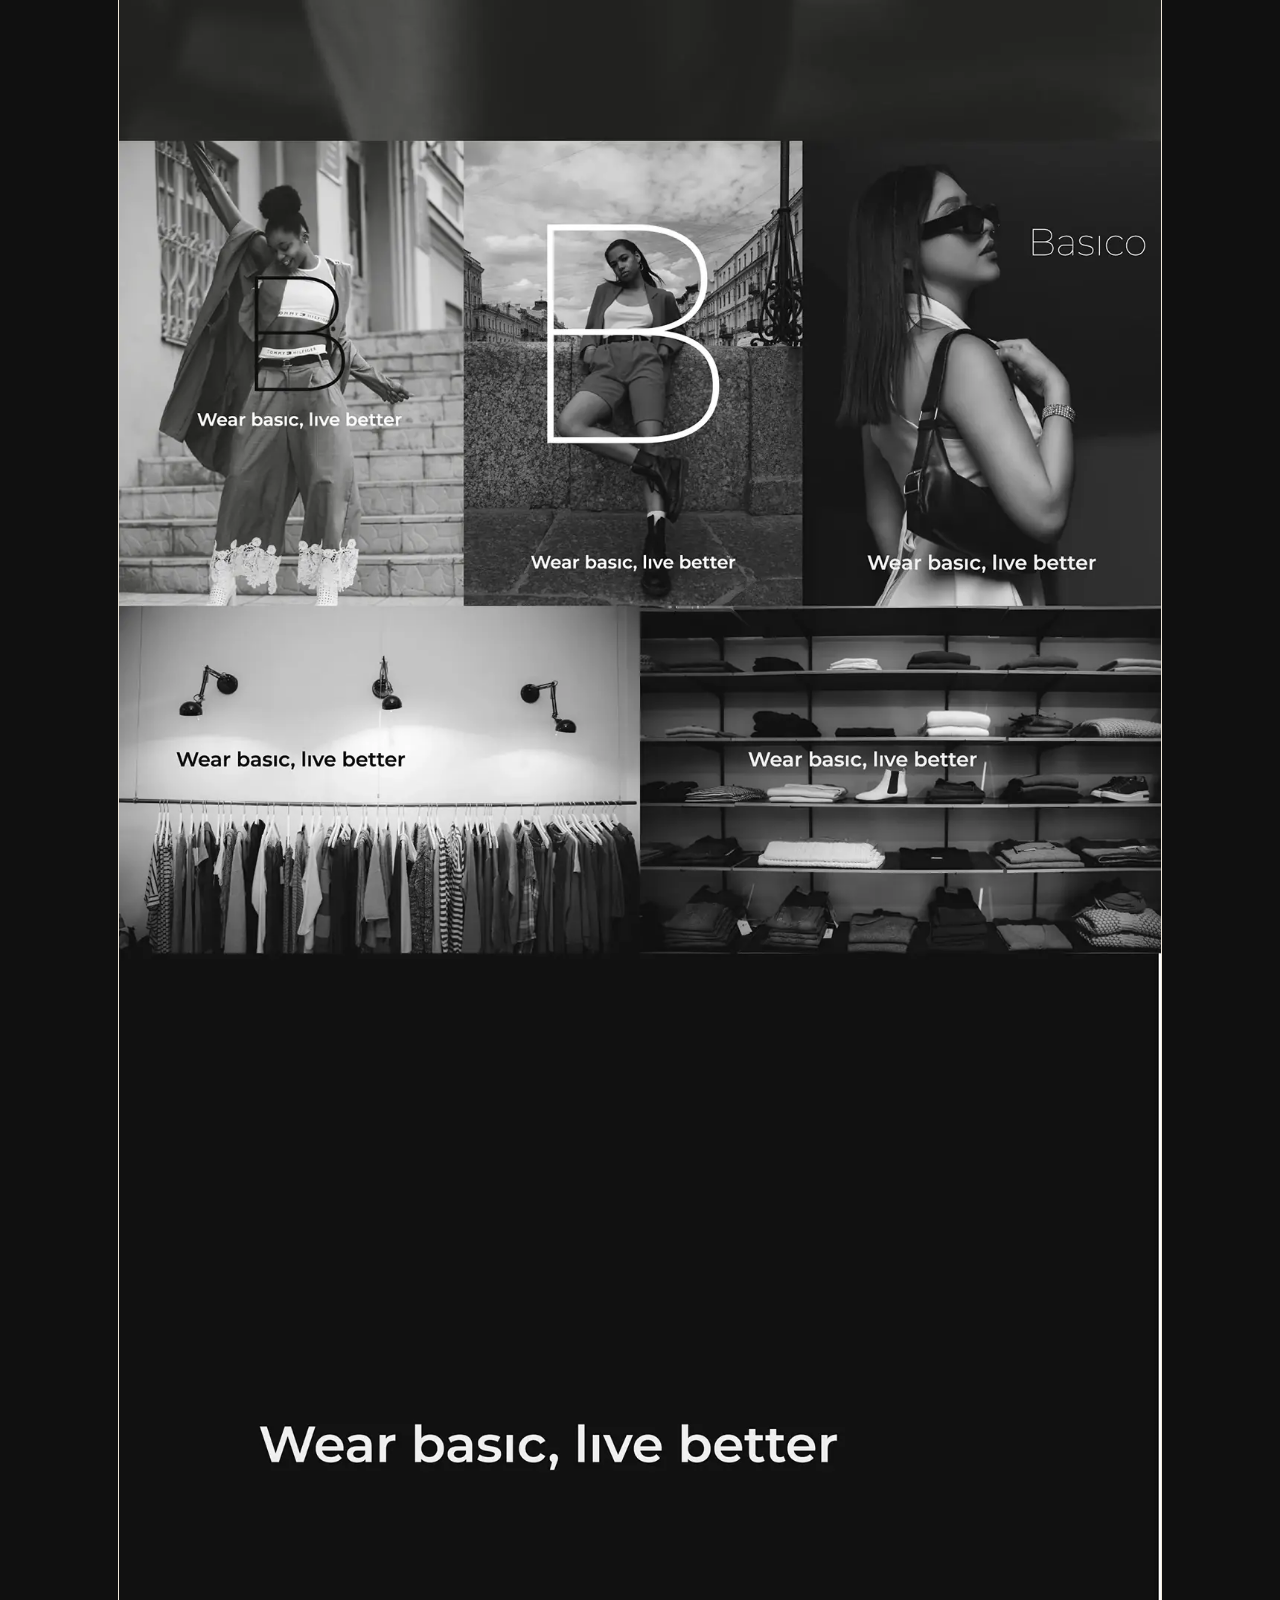
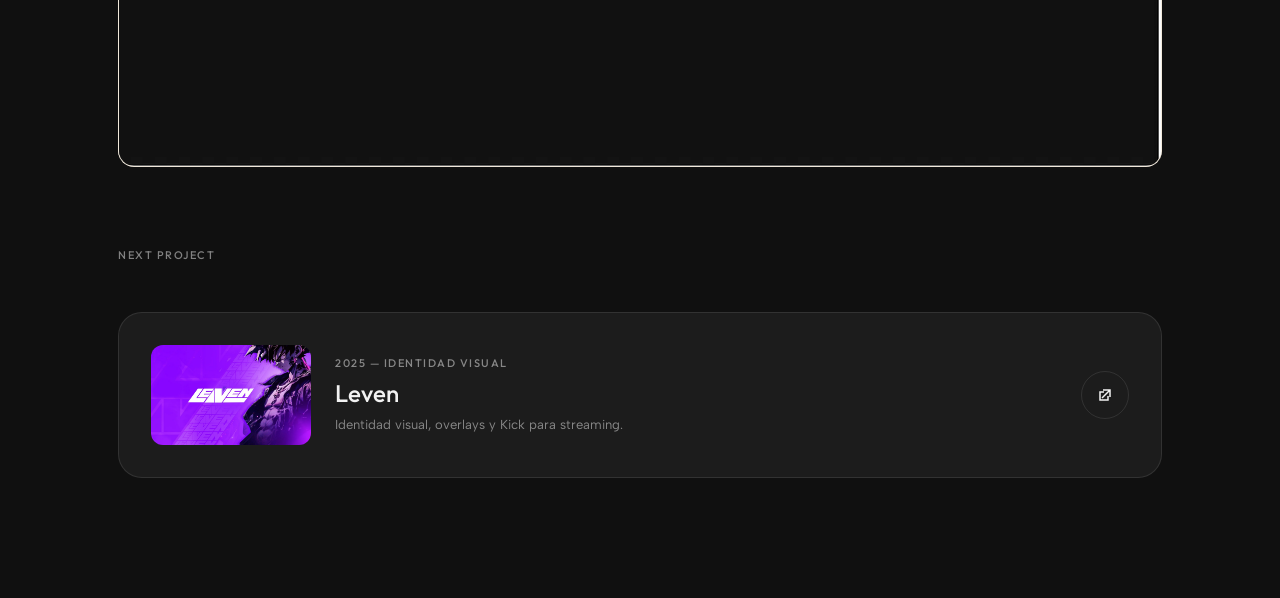
<file: project-basico.html>
<!DOCTYPE html>
<html lang="es">
<head>
<meta charset="UTF-8">
<meta name="viewport" content="width=device-width, initial-scale=1.0">
<title>BasIco, Live Better. — Manuel Alonzo</title>
<!-- SEO / Open Graph -->
<meta name="description" content="Identidad visual para una marca de moda/lifestyle: tipografía, composición y dirección de arte con actitud urbana.">
<link rel="canonical" href="https://manuel-alonzo-portfolio.vercel.app/project-basico.html">
<meta property="og:type" content="article">
<meta property="og:title" content="BasIco, Live Better. — Manuel Alonzo">
<meta property="og:description" content="Identidad visual para una marca de moda/lifestyle: tipografía, composición y dirección de arte con actitud urbana.">
<meta property="og:url" content="https://manuel-alonzo-portfolio.vercel.app/project-basico.html">
<meta property="og:image" content="https://manuel-alonzo-portfolio.vercel.app/og-image.png">
<meta property="og:image:width" content="1200">
<meta property="og:image:height" content="630">
<meta property="og:locale" content="es_CO">
<meta name="twitter:card" content="summary_large_image">
<meta name="twitter:title" content="BasIco, Live Better. — Manuel Alonzo">
<meta name="twitter:description" content="Identidad visual para una marca de moda/lifestyle: tipografía, composición y dirección de arte con actitud urbana.">
<meta name="twitter:image" content="https://manuel-alonzo-portfolio.vercel.app/og-image.png">

<link rel="preconnect" href="https://fonts.googleapis.com">
<link rel="preconnect" href="https://fonts.gstatic.com" crossorigin>
<link href="https://fonts.googleapis.com/css2?family=Albert+Sans:ital,wght@0,300;0,400;0,500;0,600;0,700;1,300&family=Outfit:wght@300;400;500;600;700&display=swap" rel="stylesheet">
<style>
:root{
  --background: #101010;
  --on-background: #f2f2f2;
  --muted: #f2f2f280;
  --border: #f2f2f21a;
  --card-bg: #f2f2f20d;
}
*{margin:0;padding:0;box-sizing:border-box}
html{scroll-behavior:smooth}
body{
  background-color:var(--background);
  color:var(--on-background);
  font-family:'Albert Sans',sans-serif;
  font-size:14px;
  line-height:1.5;
  -ms-overflow-style:none;
  scrollbar-width:none;
  overflow-x:hidden;
}
body::-webkit-scrollbar{display:none}
a{color:inherit;text-decoration:none}
img{max-width:100%;display:block}
button{font-family:inherit;cursor:pointer;border:none;background:none;color:inherit}

/* ===== NAV (oculto en proyecto) ===== */
.section-nav{display:none}

/* ===== BACK BUTTON (fixed top) ===== */
.section-back{
  z-index:9;
  background-image:linear-gradient(rgba(0,0,0,0.25),transparent);
  height:104px;
  padding:24px 48px 0;
  display:flex;
  justify-content:space-between;
  position:fixed;
  inset:0 0 auto 0;
}
.button-project-back{
  display:inline-flex;
  align-items:center;
  gap:8px;
  -webkit-backdrop-filter:blur(10px);
  backdrop-filter:blur(10px);
  background-color:#f2f2f226;
  border:1px solid #f2f2f20a;
  border-radius:100px;
  padding:10px 24px 10px 12px;
  font-family:'Outfit',sans-serif;
  font-size:14px;
  font-weight:500;
  color:var(--on-background);
  text-decoration:none;
  transition:all .4s;
  pointer-events:auto;
}
.button-project-back:hover{background-color:#f2f2f233;border-color:#f2f2f21a}
.button-project-back svg{transition:transform .3s}
.button-project-back:hover svg{transform:translateX(-2px)}
.icon-external{width:11px;height:11px;opacity:.7}
.section-back{
  z-index:9;
  background-image:linear-gradient(rgba(0,0,0,0.25),transparent);
  height:104px;
  padding:24px 48px 0;
  display:flex;
  justify-content:space-between;
  position:fixed;
  inset:0 0 auto 0;
}
.button-project-back{
  display:inline-flex;
  align-items:center;
  gap:8px;
  -webkit-backdrop-filter:blur(10px);
  backdrop-filter:blur(10px);
  background-color:#f2f2f226;
  border:1px solid #f2f2f20a;
  border-radius:100px;
  padding:10px 24px 10px 12px;
  font-family:'Outfit',sans-serif;
  font-size:14px;
  font-weight:500;
  color:var(--on-background);
  text-decoration:none;
  transition:all .4s;
  pointer-events:auto;
}
.button-project-back:hover{background-color:#f2f2f233;border-color:#f2f2f21a}
.button-project-back svg{transition:transform .3s}
.button-project-back:hover svg{transform:translateX(-2px)}
.nav-bar{
  display:flex;
  justify-content:space-between;
  align-items:center;
  height:56px;
  pointer-events:none;
}
.nav-left,.nav-right{flex:1;display:flex;align-items:center}
.nav-right{justify-content:flex-end}
.logo-block{
  display:flex;
  align-items:center;
  gap:12px;
  pointer-events:auto;
  cursor:pointer;
}
.logomark{
  height:36px;
  width:32px;
  background:var(--on-background);
  mask:url("data:image/svg+xml;utf8,<svg xmlns='http://www.w3.org/2000/svg' viewBox='0 0 32 40'><path d='M4 4h24v8H12v8h12v8H12v8H4z' fill='black'/></svg>") center/contain no-repeat;
  -webkit-mask:url("data:image/svg+xml;utf8,<svg xmlns='http://www.w3.org/2000/svg' viewBox='0 0 32 40'><path d='M4 4h24v8H12v8h12v8H12v8H4z' fill='black'/></svg>") center/contain no-repeat;
}
.logo-text{display:flex;flex-direction:column;justify-content:center;margin-top:1px}
.text-logo{
  font-family:'Outfit',sans-serif;
  font-size:20px;
  font-weight:500;
  line-height:20px;
}
.text-underlogo{
  color:var(--muted);
  font-family:'Outfit',sans-serif;
  font-size:12px;
  line-height:12px;
  margin-top:4px;
}
/* nav-pill-wrapper, nav-indicator y nav-pill eliminados del proyecto */

/* ===== BACK BUTTON (fixed top) ===== */
.section-back{
  z-index:9;
  background-image:linear-gradient(rgba(0,0,0,0.25),transparent);
  height:104px;
  padding:24px 48px 0;
  display:flex;
  justify-content:space-between;
  position:fixed;
  inset:0 0 auto 0;
}
.button-project-back{
  display:inline-flex;
  align-items:center;
  gap:8px;
  -webkit-backdrop-filter:blur(10px);
  backdrop-filter:blur(10px);
  background-color:#f2f2f226;
  border:1px solid #f2f2f20a;
  border-radius:100px;
  padding:10px 24px 10px 12px;
  font-family:'Outfit',sans-serif;
  font-size:14px;
  font-weight:500;
  color:var(--on-background);
  text-decoration:none;
  transition:all .4s;
  pointer-events:auto;
}
.button-project-back:hover{background-color:#f2f2f233;border-color:#f2f2f21a}
.button-project-back svg{transition:transform .3s}
.button-project-back:hover svg{transform:translateX(-2px)}

/* ===== BANNER (top) ===== */
.section-banner{
  padding:140px 48px 80px;
  display:flex;
  justify-content:center;
  position:relative;
  overflow:hidden;
}
.banner-bg-gradient{
  position:absolute;
  inset:140px 24px auto 24px;
  height:50%;
  background:linear-gradient(to right,transparent 5%,var(--on-background) 50%,transparent 95%);
  opacity:.5;
  filter:blur(120px);
  border-radius:2000px;
  z-index:0;
}
.banner-bg-stadiabt{background:radial-gradient(circle farthest-side at 50% 0,#00639b80,transparent)}
.banner-bg-spotlight{background:radial-gradient(circle farthest-side at 50% 0,#0890fb66,transparent 60%),radial-gradient(circle farthest-side at 50% 0,#9e05d666,transparent)}
.banner-bg-thn{background:radial-gradient(circle farthest-side at 50% 0,#fff3,transparent)}
.banner-bg-rbc{background:radial-gradient(circle farthest-side at 50% 0,#006ac399,transparent)}
.banner-bg-renova{background:radial-gradient(circle farthest-side at 50% 0,#2d5a3d80,transparent)}
.banner-bg-basico{background:radial-gradient(circle farthest-side at 50% 0,#a8a8724d,transparent 60%),radial-gradient(circle farthest-side at 50% 0,#57573233,transparent)}
.banner-bg-instagram{background:radial-gradient(circle farthest-side at 50% 0,#e1306c66,transparent 60%),radial-gradient(circle farthest-side at 50% 0,#833ab466,transparent)}
.banner-bg-catalogo{background:radial-gradient(circle farthest-side at 50% 0,#ff6b3566,transparent)}
.banner-bg-spot{background:radial-gradient(circle farthest-side at 50% 0,#7c3aed66,transparent)}
.banner-bg-brand{background:radial-gradient(circle farthest-side at 50% 0,#0890fb66,transparent)}

.container-banner{
  z-index:3;
  display:flex;
  flex-direction:column;
  gap:32px;
  align-items:stretch;
  width:1044px;
  max-width:100%;
  position:relative;
}
.project-title-hero{
  display:flex;
  flex-direction:column;
  gap:16px;
  align-items:center;
  text-align:center;
}
.text-projectpage-year{
  opacity:.5;
  color:var(--on-background);
  font-family:'Outfit',sans-serif;
  font-size:18px;
  font-weight:400;
}
.text-projectpage-title{
  font-family:'Outfit',sans-serif;
  font-size:64px;
  font-weight:500;
  line-height:1.1;
  letter-spacing:-1.5px;
  background-image:linear-gradient(to bottom,var(--on-background) 50%,transparent);
  -webkit-text-fill-color:transparent;
  -webkit-background-clip:text;
  background-clip:text;
}
.text-projectpage-subtitle{
  font-family:'Outfit',sans-serif;
  font-size:20px;
  font-weight:400;
  color:var(--muted);
  max-width:680px;
  text-align:center;
}
.project-banner-image{
  margin-top:24px;
  border-radius:16px;
  overflow:hidden;
  border:1px solid var(--border);
  background:linear-gradient(135deg,#2a2a2a,#1a1a1a);
  aspect-ratio:16/9;
}
.project-banner-image img{
  width:100%;
  height:100%;
  object-fit:cover;
}
.project-fade{
  position:absolute;
  inset:auto 0 0 0;
  height:240px;
  background-image:linear-gradient(to bottom,transparent,var(--background));
  z-index:2;
}

/* ===== OVERVIEW ===== */
.section-overview{
  padding:104px 48px;
  display:flex;
  flex-direction:column;
  gap:64px;
  align-items:center;
}
.container-overview{
  display:grid;
  grid-template-columns:1fr 1fr;
  gap:48px;
  width:1044px;
  max-width:100%;
}
.overview-left,.overview-right{
  display:flex;
  flex-direction:column;
  gap:40px;
}
.overview-text-wrapper{display:flex;flex-direction:column;gap:8px}
.text-overview-overline{
  font-family:'Outfit',sans-serif;
  font-size:14px;
  font-weight:500;
  line-height:18px;
  letter-spacing:.2px;
}
.text-projectpage-body{
  font-family:'Albert Sans',sans-serif;
  font-size:18px;
  line-height:1.6;
  opacity:.85;
  padding-right:24px;
}
.text-callout{
  font-family:'Outfit',sans-serif;
  font-size:24px;
  font-weight:500;
  line-height:140%;
  letter-spacing:.2px;
}
.text-projectpage-overline{
  color:#f2f2f266;
  font-family:'Outfit',sans-serif;
  font-size:11px;
  font-weight:500;
  letter-spacing:1.5px;
  margin-top:1px;
  line-height:19px;
  text-transform:uppercase;
}
.project-link-pill{
  display:inline-flex;
  align-items:center;
  width:max-content;
  border:1px solid var(--border);
  border-radius:999px;
  background-color:#f2f2f20d;
  padding:10px 14px;
  color:var(--on-background);
  font-family:'Outfit',sans-serif;
  font-size:13px;
  transition:border-color .25s,background-color .25s;
}
.project-link-pill:hover{border-color:#f2f2f240;background-color:#f2f2f21a}
.project-tags{
  display:flex;
  flex-wrap:wrap;
  gap:8px;
  margin-top:18px;
}
.project-tag{
  border:1px solid var(--border);
  border-radius:999px;
  color:var(--muted);
  padding:8px 10px;
  font-family:'Outfit',sans-serif;
  font-size:12px;
  line-height:1;
}

/* ===== CALLOUTS (Challenge/Discovery/Success) ===== */
.section-general{
  display:flex;
  flex-direction:column;
  gap:48px;
  width:1044px;
  max-width:100%;
}
.container-callouts{
  display:grid;
  grid-template-columns:repeat(3,1fr);
  gap:24px;
}
.callout-block{
  display:flex;
  flex-direction:column;
  gap:16px;
  border:1px solid var(--border);
  border-radius:24px;
  padding:32px 40px 40px;
  position:relative;
  overflow:hidden;
  background-image:radial-gradient(circle at 50% 0,#64d2ff0d,transparent 70%);
}
.callout-block.challenge{background-image:radial-gradient(circle at 50% 0,#ffd60a0d,transparent 70%)}
.callout-block.discovery{background-image:radial-gradient(circle at 50% 0,#63e6e20d,transparent 70%)}
.callout-block.success{background-image:radial-gradient(circle at 50% 0,#30d1580d,transparent 70%)}
.callout-block::before{
  content:'';
  position:absolute;
  inset:0 0 auto 0;
  height:1px;
  background-image:linear-gradient(to right,transparent 5%,#ffd60a99 50%,transparent 95%);
}
.callout-block.discovery::before{background-image:linear-gradient(to right,transparent 10%,#63e6e2 50%,transparent 85%)}
.callout-block.success::before{background-image:linear-gradient(to right,transparent 10%,#30d158 50%,transparent 90%)}
.callout-block .overline{display:flex;align-items:center;gap:8px}
.callout-block .overline-dot{
  width:6px;height:6px;border-radius:50%;
  background:#ffd60a;box-shadow:0 0 8px #ffd60a80;
}
.callout-block.discovery .overline-dot{background:#63e6e2;box-shadow:0 0 8px #63e6e280}
.callout-block.success .overline-dot{background:#30d158;box-shadow:0 0 8px #30d15880}
.callout-title{
  font-family:'Outfit',sans-serif;
  font-size:20px;
  font-weight:500;
  line-height:1.3;
}
.callout-text{
  font-size:15px;
  line-height:1.6;
  opacity:.8;
}

/* ===== GALLERY ===== */
.gallery-block{
  display:flex;
  flex-direction:column;
  gap:20px;
  padding:0 48px;
  align-items:center;
}
.gallery-grid{
  display:grid;
  grid-template-columns:1fr 1fr;
  gap:20px;
  width:1044px;
  max-width:100%;
}
.gallery-item{
  border-radius:16px;
  overflow:hidden;
  border:1px solid var(--border);
  background:linear-gradient(135deg,#2a2a2a,#1a1a1a);
  aspect-ratio:4/3;
}
.gallery-item img{width:100%;height:100%;object-fit:cover}
.gallery-item.full-width{grid-column:1/-1;aspect-ratio:16/9}
.gallery-item.case-board{
  grid-column:1/-1;
  aspect-ratio:auto;
  background:#efe6d8;
}
.gallery-item.case-board img{
  height:auto;
  object-fit:contain;
}
.gallery-note-card{
  grid-column:1/-1;
  display:grid;
  grid-template-columns:1fr 1.2fr;
  gap:24px;
  border:1px solid var(--border);
  border-radius:20px;
  background-color:var(--card-bg);
  padding:28px;
}
.gallery-note-title{
  font-family:'Outfit',sans-serif;
  font-size:22px;
  font-weight:500;
  line-height:1.2;
}
.gallery-note-copy{
  color:var(--muted);
  font-size:15px;
  line-height:1.6;
}

/* ===== NEXT PROJECT (footer-like) ===== */
.section-next-project{
  padding:80px 48px 120px;
  display:flex;
  justify-content:center;
}
.container-next-project{
  width:1044px;
  max-width:100%;
  display:flex;
  flex-direction:column;
  gap:48px;
  align-items:flex-start;
  position:relative;
}
.text-next-overline{
  color:var(--muted);
  font-family:'Outfit',sans-serif;
  font-size:11px;
  font-weight:500;
  letter-spacing:1.5px;
  text-transform:uppercase;
}
.next-project-card{
  display:flex;
  align-items:center;
  gap:24px;
  width:100%;
  padding:32px;
  border-radius:24px;
  background-color:var(--card-bg);
  border:1px solid var(--border);
  transition:all .3s;
  text-decoration:none;
}
.next-project-card:hover{border-color:#f2f2f240;transform:translateY(-4px)}
.next-project-image{
  width:160px;
  height:100px;
  border-radius:12px;
  overflow:hidden;
  flex-shrink:0;
  background:linear-gradient(135deg,#2a2a2a,#1a1a1a);
}
.next-project-image img{width:100%;height:100%;object-fit:cover}
.next-project-info{flex:1;display:flex;flex-direction:column;gap:4px}
.next-project-info .title{
  font-family:'Outfit',sans-serif;
  font-size:24px;
  font-weight:500;
}
.next-project-info .meta{font-size:13px;color:var(--muted)}
.next-project-arrow{
  width:48px;
  height:48px;
  border-radius:50%;
  border:1px solid var(--border);
  display:flex;
  align-items:center;
  justify-content:center;
  transition:all .3s;
}
.next-project-card:hover .next-project-arrow{background:var(--on-background);color:#101}

/* ===== RESPONSIVE ===== */
@media(max-width:991px){
  .section-nav{padding:16px 24px 0}

  .section-back{padding:16px 24px 0;height:80px}
  .section-banner{padding:120px 24px 60px}
  .text-projectpage-title{font-size:36px;letter-spacing:-1px}
  .text-projectpage-subtitle{font-size:16px}
  .section-overview{padding:60px 24px}
  .container-overview{grid-template-columns:1fr;gap:32px}
  .container-callouts{grid-template-columns:1fr}
  .gallery-block{padding:0 24px}
  .gallery-grid{grid-template-columns:1fr}
  .gallery-note-card{grid-template-columns:1fr;padding:22px}
  .section-next-project{padding:60px 24px 80px}
  .next-project-card{flex-direction:column;align-items:flex-start;padding:20px}
  .next-project-image{width:100%;height:160px}
  .text-projectpage-body{font-size:16px;padding-right:0}
}
</style>
<link rel="icon" href="favicon.svg" type="image/svg+xml">
<style id="manuel-proj-fixes">
/* Botón All work más pequeño */
.section-back{height:74px;padding:18px 32px 0}
.button-project-back{padding:8px 18px 8px 10px;font-size:13px}
.button-project-back svg{width:12px;height:12px}
@media(max-width:991px){.section-back{height:60px;padding:14px 20px 0}}
/* Galería full-width (leven/medusa muestran detalles grandes, sin recorte) */
.gallery-item.fw{grid-column:1/-1;aspect-ratio:auto;background:transparent;border:1px solid var(--border);border-radius:16px;overflow:hidden}
.gallery-item.fw img{height:auto;object-fit:contain}
/* Lightbox: clic en cualquier imagen para verla en grande */
.gallery-item img,.project-banner-image img{cursor:zoom-in}
#lightbox{position:fixed;inset:0;background:rgba(8,8,8,.94);display:none;align-items:center;justify-content:center;z-index:1000;cursor:zoom-out;padding:28px;-webkit-backdrop-filter:blur(4px);backdrop-filter:blur(4px)}
#lightbox.open{display:flex}
#lightbox img{max-width:96%;max-height:96%;object-fit:contain;border-radius:8px;box-shadow:0 30px 80px rgba(0,0,0,.6)}
#lightbox .lb-close{position:fixed;top:22px;right:28px;color:#f2f2f2;font-family:'Outfit',sans-serif;font-size:34px;line-height:1;opacity:.85}
</style>
<style id="manuel-mobile-title-fix">
@media (max-width:991px){
  .text-projectpage-title{ color:var(--on-background) !important; -webkit-text-fill-color:var(--on-background) !important; background:none !important; }
}
</style>
</head>
<body>

<div class="section-back">
  <a class="button-project-back" href="index.html">
    <svg width="14" height="14" viewBox="0 0 16 16" fill="none" stroke="currentColor" stroke-width="1.5"><path d="M10 13l-5-5 5-5"/></svg>
    <span>All work</span>
  </a>
</div>

<!-- ===== BANNER ===== -->
<section class="section-banner banner-bg-basico">
  <div class="banner-bg-gradient"></div>
  <div class="container-banner">
    <div class="project-title-hero">
      <div class="text-projectpage-year">2023 — Identidad visual</div>
      <h1 class="text-projectpage-title">BasIco, Live Better.</h1>
      <p class="text-projectpage-subtitle">Proyecto de identidad visual para una marca de moda/lifestyle con enfoque en tipografía, composición y actitud urbana.</p>
    </div>
    <div class="project-banner-image">
      <img src="portfolio-assets/basico-cover.webp" alt="BasIco, Live Better.">
    </div>
  </div>
  <div class="project-fade"></div>
</section>

<!-- ===== OVERVIEW ===== -->
<section class="section-overview">
  <div class="container-overview">
    <div class="overview-left">
      <div class="overview-text-wrapper">
        <div class="text-projectpage-overline">Rol</div>
        <p class="text-callout">Diseño gráfico, identidad visual y dirección de arte</p>
      </div>
      <div class="overview-text-wrapper">
        <div class="text-projectpage-overline">Año</div>
        <p class="text-body" style="font-size:18px">2023</p>
      </div>
      <div class="overview-text-wrapper">
        <div class="text-projectpage-overline">Contexto</div>
        <p class="text-body" style="font-size:18px">Proyecto publicado en Behance</p>
      </div>
      <div class="overview-text-wrapper">
        <div class="text-projectpage-overline">Herramientas</div>
        <p class="text-body" style="font-size:18px">Adobe Photoshop + Adobe Illustrator</p>
      </div>
      <div class="overview-text-wrapper">
        <div class="text-projectpage-overline">Proyecto original</div>
        <a class="project-link-pill" href="https://www.behance.net/gallery/167987739/BasIco-Live-Better" target="_blank" rel="noopener">Ver en Behance</a>
      </div>
    </div>
    <div class="overview-right">
      <div class="overview-text-wrapper">
        <div class="text-projectpage-overline">Overview</div>
        <p class="text-projectpage-body">BasIco, Live Better. es un ejercicio de identidad visual centrado en una marca de moda/lifestyle. El concepto parte de una idea simple: elevar lo esencial y convertirlo en una presencia visual clara, moderna y fácil de reconocer.</p>
        <p class="text-projectpage-body" style="margin-top:16px">El sistema combina logotipo, composición tipográfica, dirección de arte y recursos gráficos para construir una marca sobria, directa y con energía urbana.</p>
        <div class="project-tags">
          <span class="project-tag">Brand identity</span>
          <span class="project-tag">Fashion design</span>
          <span class="project-tag">Typography</span>
          <span class="project-tag">Visual identity</span>
        </div>
      </div>
    </div>
  </div>
</section>

<!-- ===== CALLOUTS (Challenge / Discovery / Success) ===== -->
<section class="section-overview">
  <div class="section-general">
    <div class="container-callouts">
      <div class="callout-block challenge">
        <div class="overline">
          <div class="overline-dot"></div>
          <div class="text-projectpage-overline" style="margin:0">Challenge</div>
        </div>
        <h3 class="callout-title">Convertir lo básico en una marca con carácter</h3>
        <p class="callout-text">El reto era que el concepto no se sintiera plano. La marca debía comunicar sencillez, pero también estilo, presencia y una personalidad visual propia.</p>
      </div>
      <div class="callout-block discovery">
        <div class="overline">
          <div class="overline-dot"></div>
          <div class="text-projectpage-overline" style="margin:0">Discovery</div>
        </div>
        <h3 class="callout-title">Usar tipografía y contraste como lenguaje</h3>
        <p class="callout-text">La dirección se apoyó en composiciones tipográficas fuertes, ritmo editorial y una paleta cálida para conectar con códigos de moda sin perder limpieza.</p>
      </div>
      <div class="callout-block success">
        <div class="overline">
          <div class="overline-dot"></div>
          <div class="text-projectpage-overline" style="margin:0">Success</div>
        </div>
        <h3 class="callout-title">Una presentación visual lista para portafolio</h3>
        <p class="callout-text">El resultado organiza el concepto como una pieza de identidad completa: marca, tono visual, aplicaciones y una narrativa que se puede leer como caso.</p>
      </div>
    </div>
  </div>
</section>

<!-- ===== GALLERY ===== -->
<section class="gallery-block">
  <div class="section-general">
    <div class="gallery-grid">
      <div class="gallery-note-card">
        <div class="gallery-note-title">Lectura del caso</div>
        <p class="gallery-note-copy">Para que se entienda como proyecto, la pieza queda ordenada en tres niveles: concepto de marca, sistema visual y aplicación gráfica. Así el visitante no solo ve una imagen bonita, también entiende qué problema visual resuelve.</p>
      </div>
      <div class="gallery-item case-board">
        <img src="portfolio-assets/basico-board.webp" alt="Presentación completa de BasIco, Live Better." loading="lazy" decoding="async">
      </div>
    </div>
  </div>
</section>

<!-- ===== NEXT PROJECT ===== -->
<section class="section-next-project">
  <div class="container-next-project">
    <div class="text-next-overline">Next project</div>
    <a class="next-project-card" href="project-leven.html">
      <div class="next-project-image">
        <img loading="lazy" decoding="async" src="portfolio-assets/leven-cover.webp" alt="Leven">
      </div>
      <div class="next-project-info">
        <div class="text-next-overline">2025 — Identidad visual</div>
        <div class="title">Leven</div>
        <div class="meta">Identidad visual, overlays y Kick para streaming.</div>
      </div>
      <div class="next-project-arrow">
        <svg width="16" height="16" viewBox="0 0 16 16" fill="none" stroke="currentColor" stroke-width="1.5"><path d="M6 3h7v7M13 3L5 11M11 9v4H3V5h4"/></svg>
      </div>
    </a>
  </div>
</section>

<div id="lightbox" aria-hidden="true"><span class="lb-close">&times;</span><img alt=""></div>
<script>
(function(){var lb=document.getElementById('lightbox'),im=lb.querySelector('img');
document.addEventListener('click',function(e){var g=e.target.closest('.gallery-item img,.project-banner-image img');if(g){im.src=g.currentSrc||g.src;im.alt=g.alt||'';lb.classList.add('open');return;}if(e.target.closest('#lightbox')){lb.classList.remove('open');}});
document.addEventListener('keydown',function(e){if(e.key==='Escape')lb.classList.remove('open');});})();
</script>
</body>
</html>
</file>
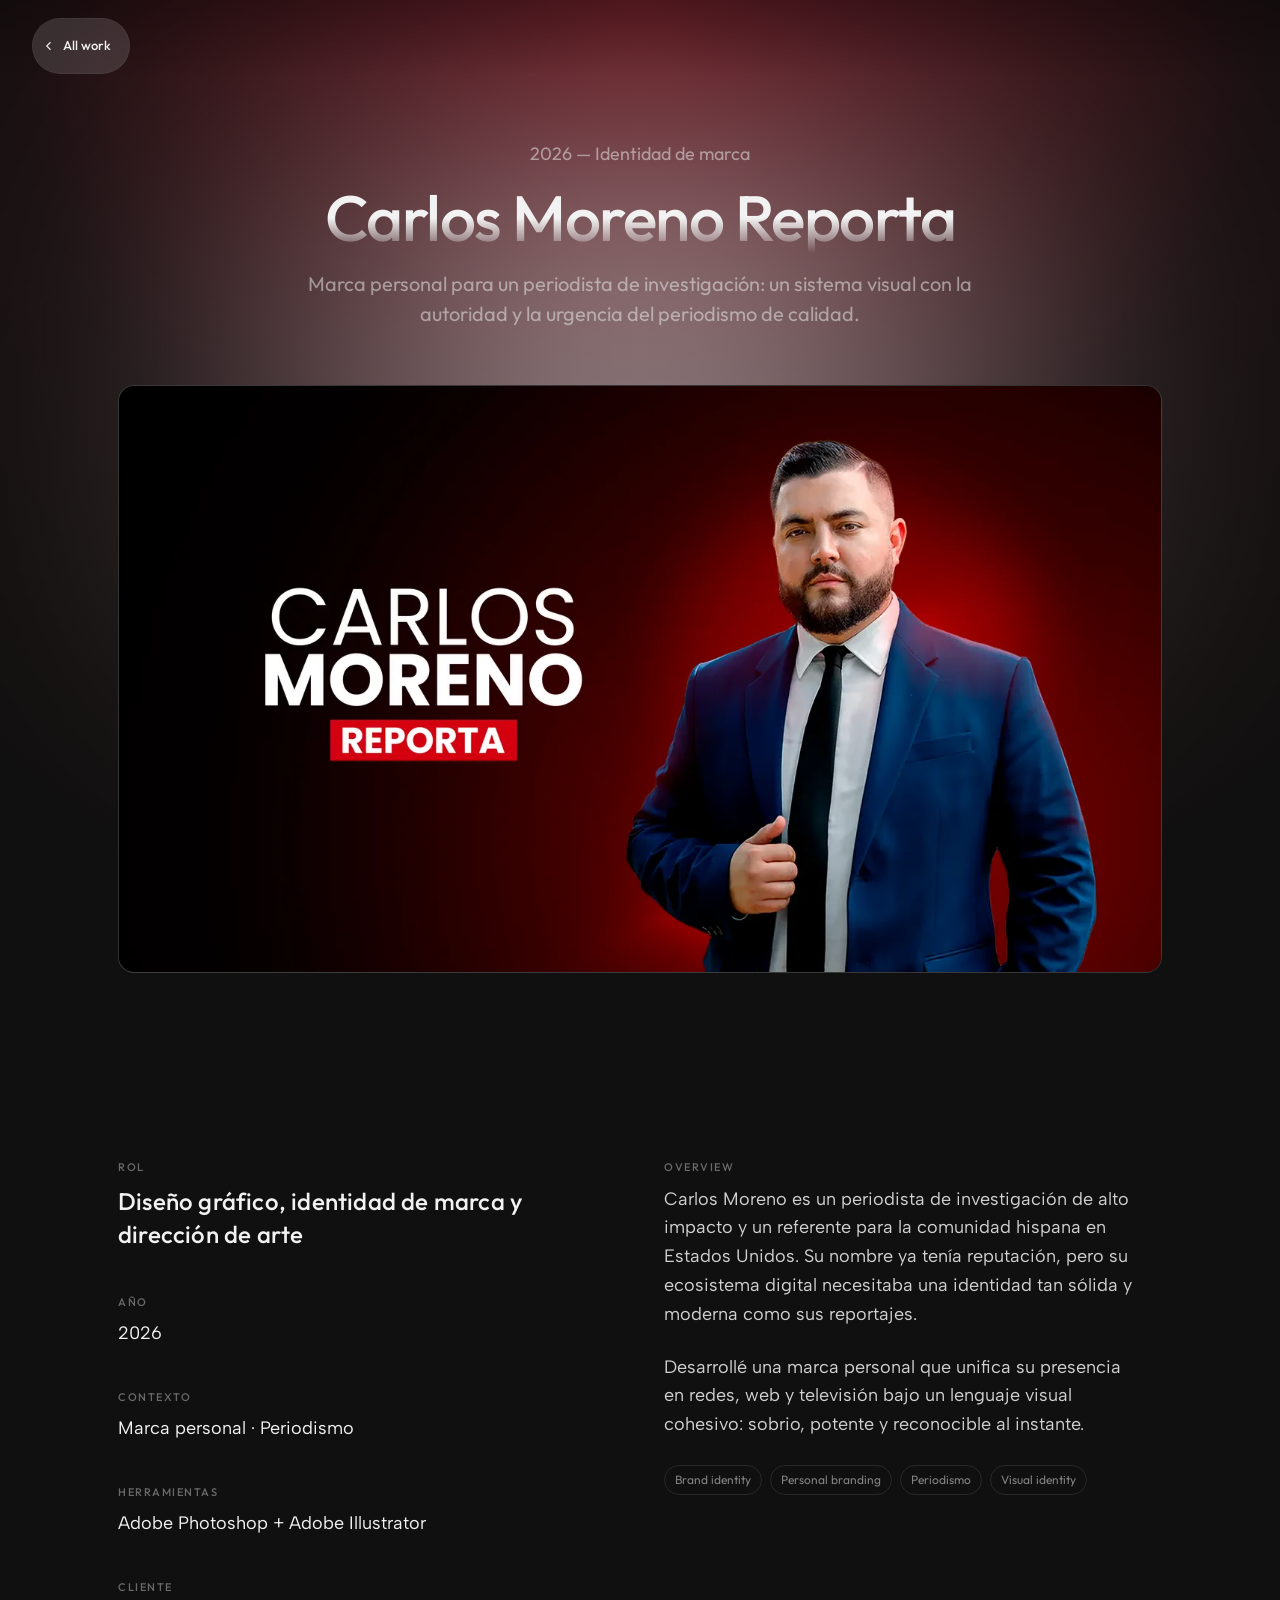
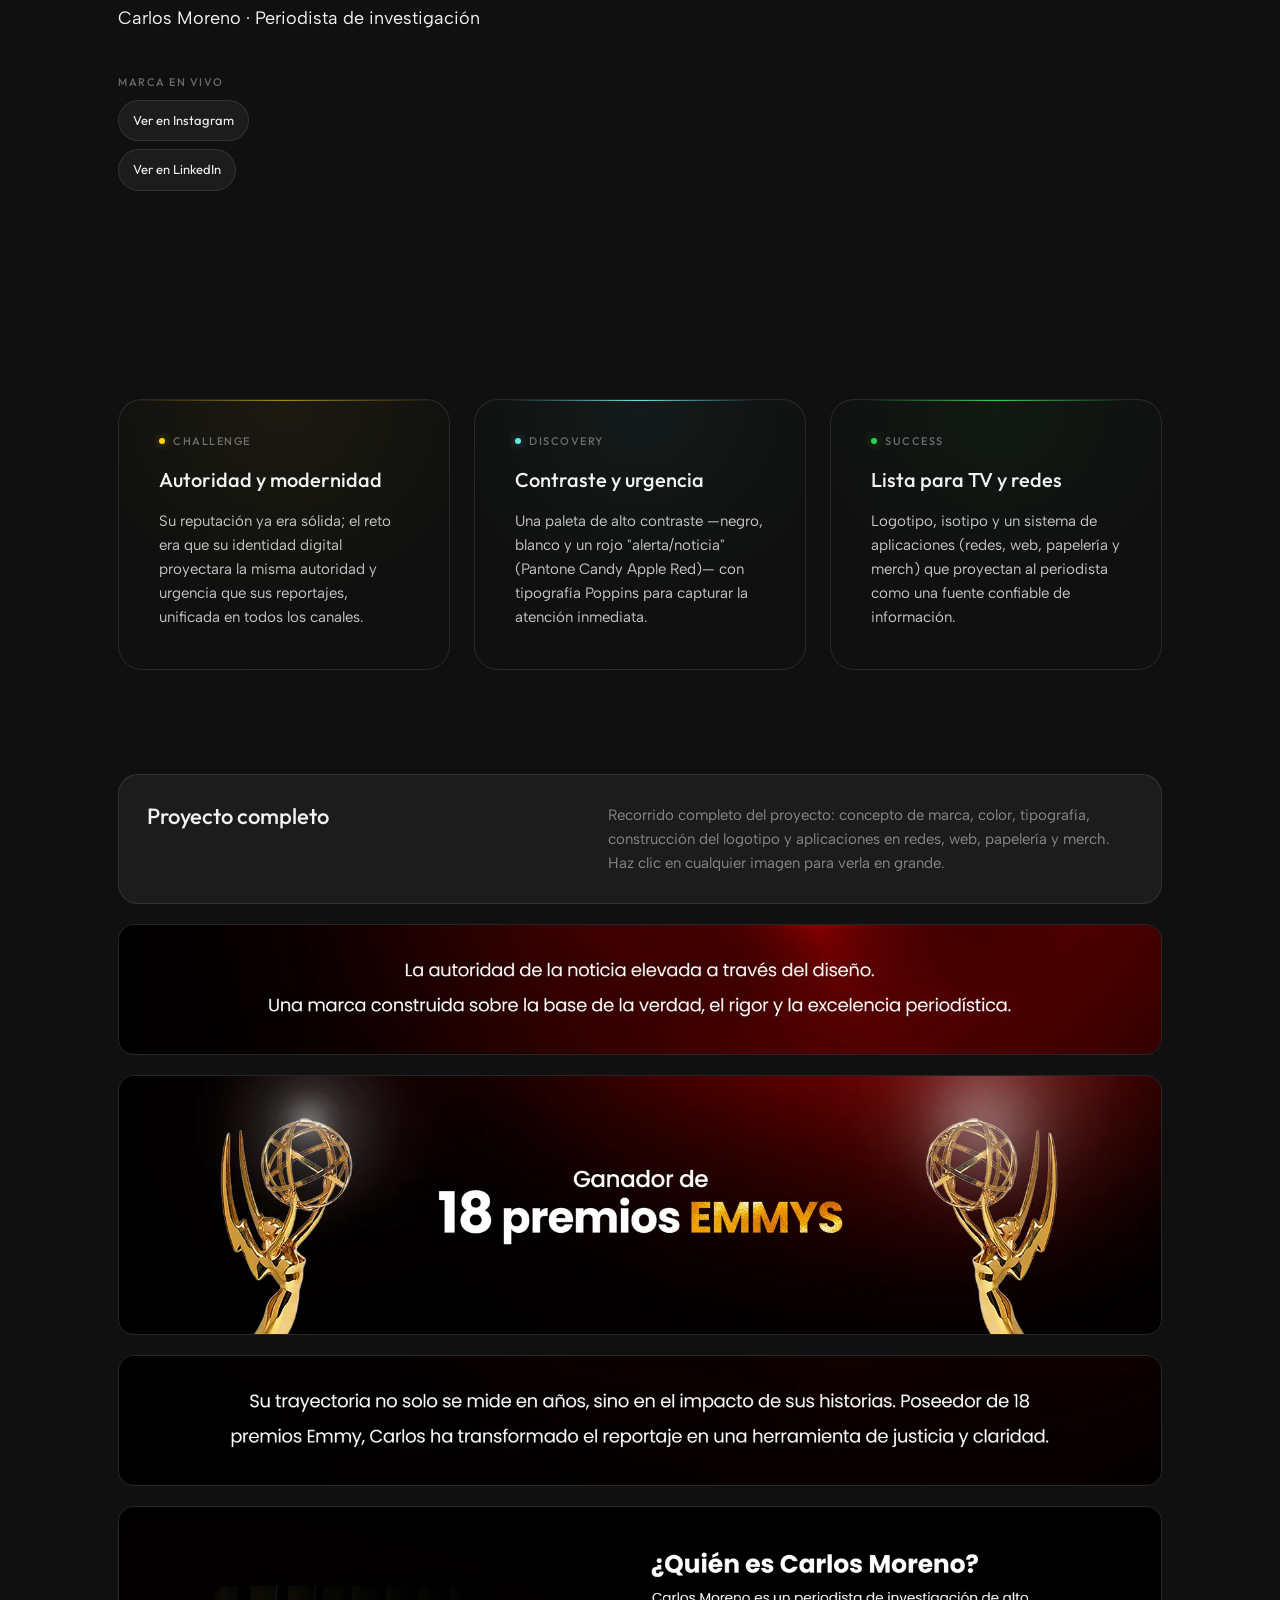
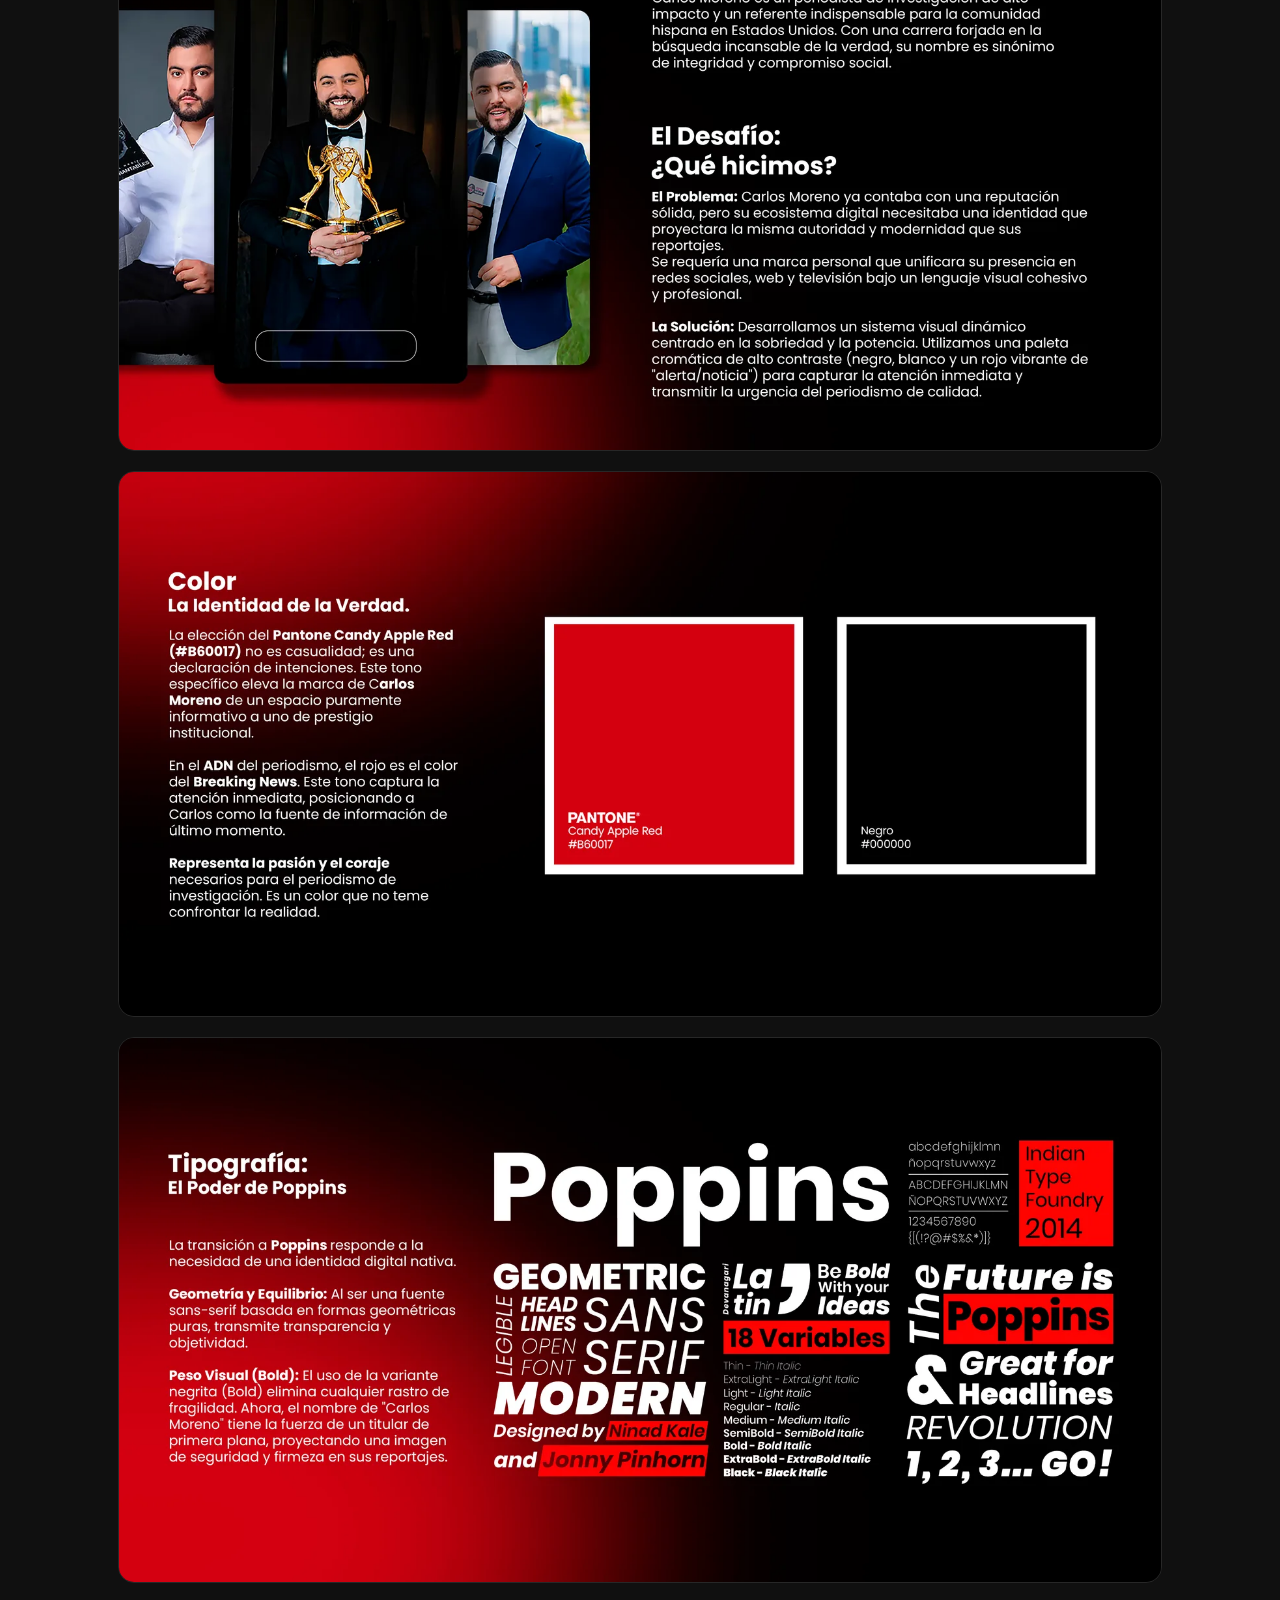
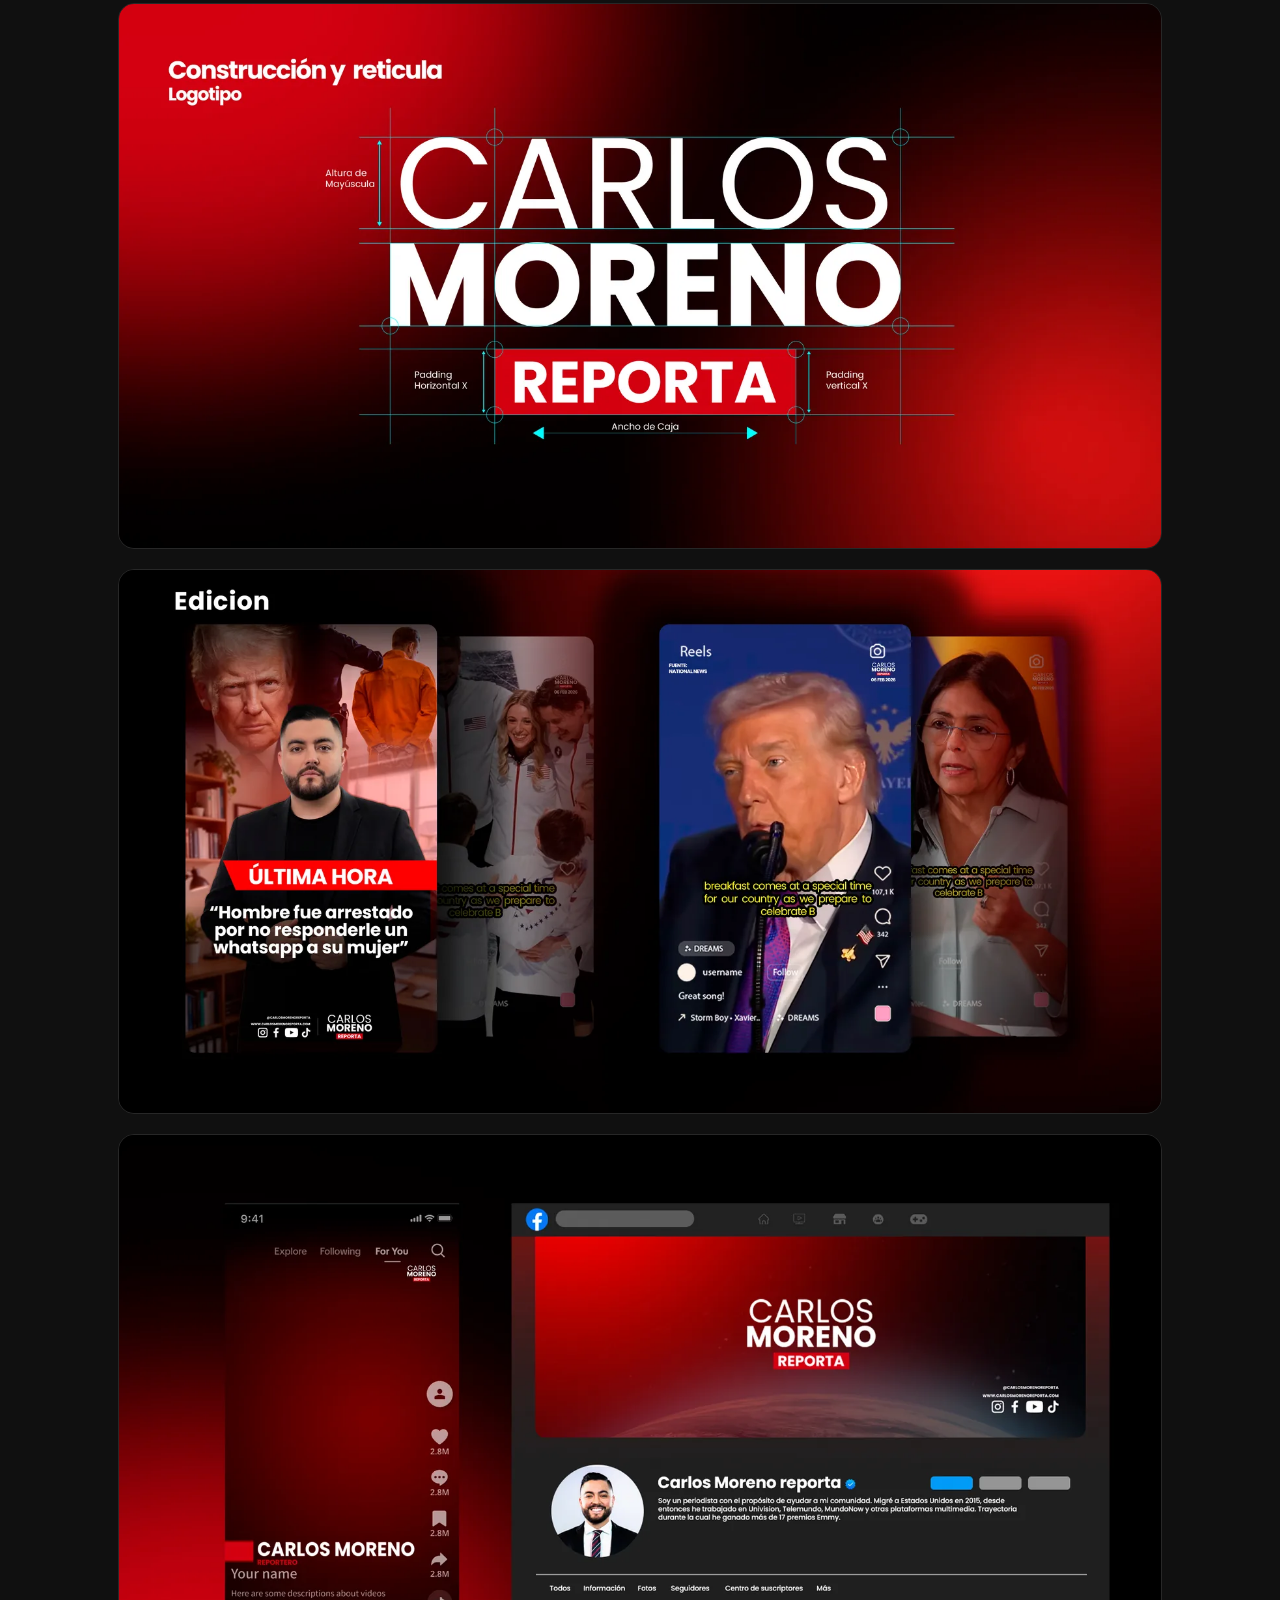
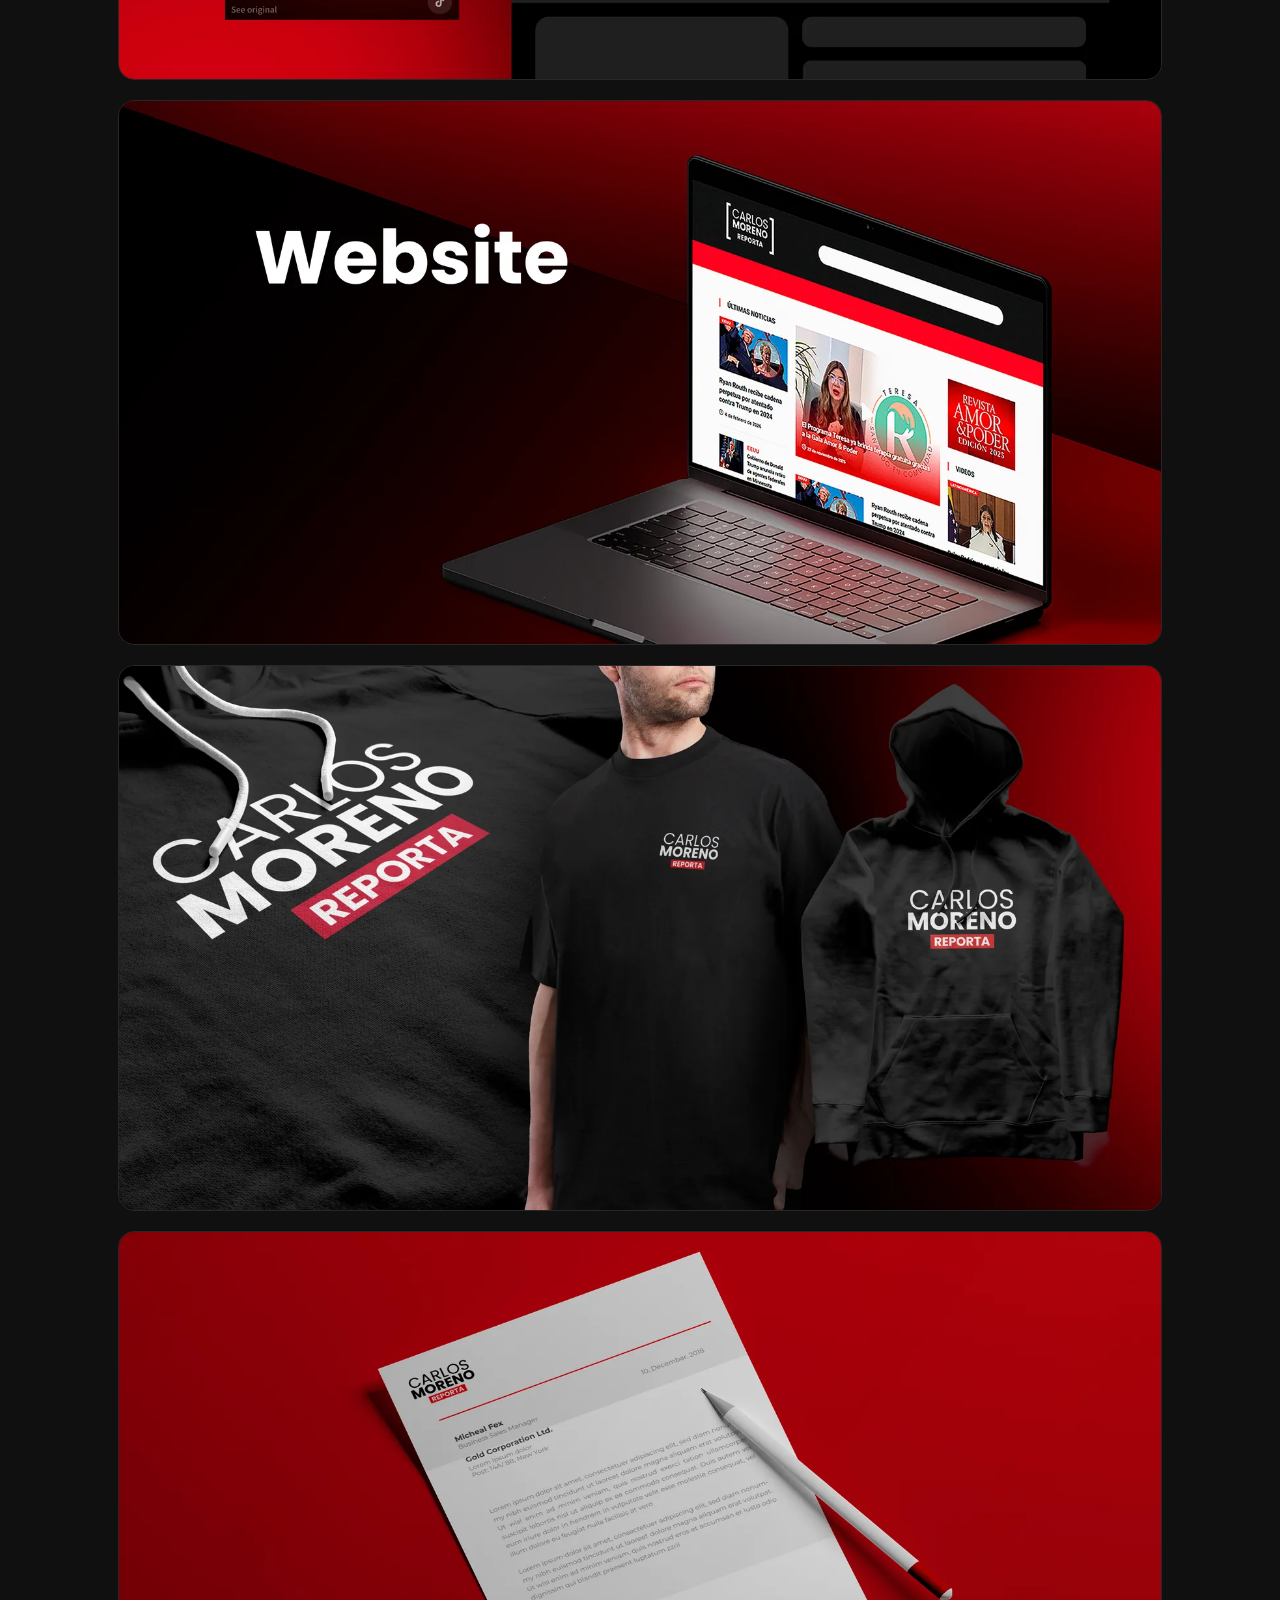
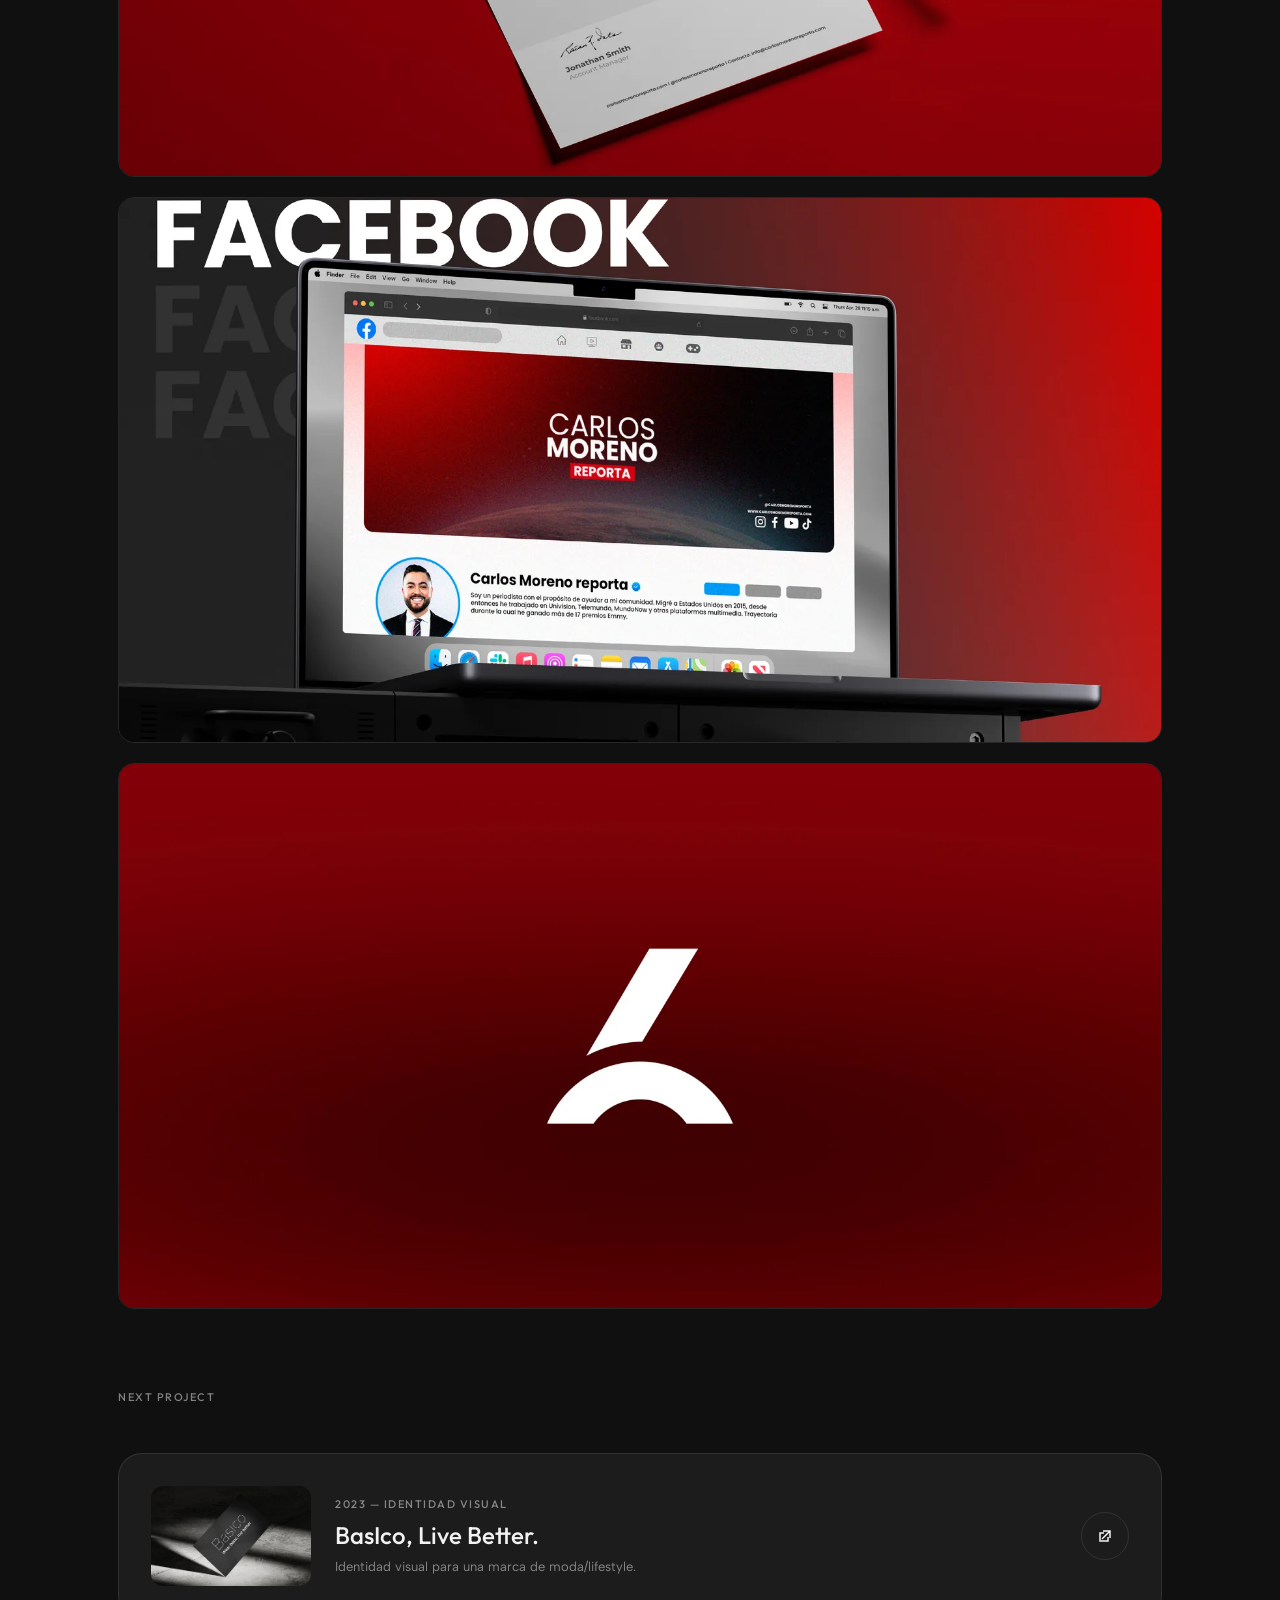
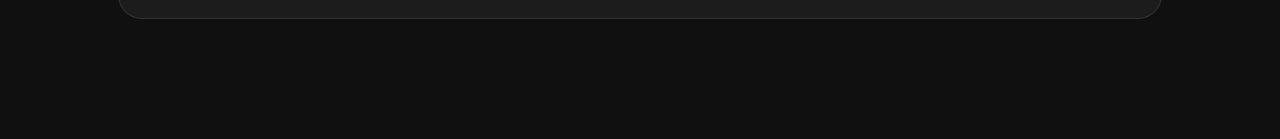
<file: project-carlos.html>
<!DOCTYPE html>
<html lang="es">
<head>
<meta charset="UTF-8">
<meta name="viewport" content="width=device-width, initial-scale=1.0">
<title>Carlos Moreno Reporta — Manuel Alonzo</title>
<!-- SEO / Open Graph -->
<meta name="description" content="Identidad de marca personal para Carlos Moreno, periodista de investigación: sistema visual, logotipo y aplicaciones en redes, web y televisión.">
<link rel="canonical" href="https://manuel-alonzo-portfolio.vercel.app/project-carlos.html">
<meta property="og:type" content="article">
<meta property="og:title" content="Carlos Moreno Reporta — Manuel Alonzo">
<meta property="og:description" content="Identidad de marca personal para Carlos Moreno, periodista de investigación: sistema visual, logotipo y aplicaciones en redes, web y televisión.">
<meta property="og:url" content="https://manuel-alonzo-portfolio.vercel.app/project-carlos.html">
<meta property="og:image" content="https://manuel-alonzo-portfolio.vercel.app/og-image.png">
<meta property="og:image:width" content="1200">
<meta property="og:image:height" content="630">
<meta property="og:locale" content="es_CO">
<meta name="twitter:card" content="summary_large_image">
<meta name="twitter:title" content="Carlos Moreno Reporta — Manuel Alonzo">
<meta name="twitter:description" content="Identidad de marca personal para Carlos Moreno, periodista de investigación: sistema visual, logotipo y aplicaciones en redes, web y televisión.">
<meta name="twitter:image" content="https://manuel-alonzo-portfolio.vercel.app/og-image.png">

<link rel="preconnect" href="https://fonts.googleapis.com">
<link rel="preconnect" href="https://fonts.gstatic.com" crossorigin>
<link href="https://fonts.googleapis.com/css2?family=Albert+Sans:ital,wght@0,300;0,400;0,500;0,600;0,700;1,300&family=Outfit:wght@300;400;500;600;700&display=swap" rel="stylesheet">
<style>
:root{
  --background: #101010;
  --on-background: #f2f2f2;
  --muted: #f2f2f280;
  --border: #f2f2f21a;
  --card-bg: #f2f2f20d;
}
*{margin:0;padding:0;box-sizing:border-box}
html{scroll-behavior:smooth}
body{
  background-color:var(--background);
  color:var(--on-background);
  font-family:'Albert Sans',sans-serif;
  font-size:14px;
  line-height:1.5;
  -ms-overflow-style:none;
  scrollbar-width:none;
  overflow-x:hidden;
}
body::-webkit-scrollbar{display:none}
a{color:inherit;text-decoration:none}
img{max-width:100%;display:block}
button{font-family:inherit;cursor:pointer;border:none;background:none;color:inherit}

/* ===== NAV (oculto en proyecto) ===== */
.section-nav{display:none}

/* ===== BACK BUTTON (fixed top) ===== */
.section-back{
  z-index:9;
  background-image:linear-gradient(rgba(0,0,0,0.25),transparent);
  height:104px;
  padding:24px 48px 0;
  display:flex;
  justify-content:space-between;
  position:fixed;
  inset:0 0 auto 0;
}
.button-project-back{
  display:inline-flex;
  align-items:center;
  gap:8px;
  -webkit-backdrop-filter:blur(10px);
  backdrop-filter:blur(10px);
  background-color:#f2f2f226;
  border:1px solid #f2f2f20a;
  border-radius:100px;
  padding:10px 24px 10px 12px;
  font-family:'Outfit',sans-serif;
  font-size:14px;
  font-weight:500;
  color:var(--on-background);
  text-decoration:none;
  transition:all .4s;
  pointer-events:auto;
}
.button-project-back:hover{background-color:#f2f2f233;border-color:#f2f2f21a}
.button-project-back svg{transition:transform .3s}
.button-project-back:hover svg{transform:translateX(-2px)}
.icon-external{width:11px;height:11px;opacity:.7}
.section-back{
  z-index:9;
  background-image:linear-gradient(rgba(0,0,0,0.25),transparent);
  height:104px;
  padding:24px 48px 0;
  display:flex;
  justify-content:space-between;
  position:fixed;
  inset:0 0 auto 0;
}
.button-project-back{
  display:inline-flex;
  align-items:center;
  gap:8px;
  -webkit-backdrop-filter:blur(10px);
  backdrop-filter:blur(10px);
  background-color:#f2f2f226;
  border:1px solid #f2f2f20a;
  border-radius:100px;
  padding:10px 24px 10px 12px;
  font-family:'Outfit',sans-serif;
  font-size:14px;
  font-weight:500;
  color:var(--on-background);
  text-decoration:none;
  transition:all .4s;
  pointer-events:auto;
}
.button-project-back:hover{background-color:#f2f2f233;border-color:#f2f2f21a}
.button-project-back svg{transition:transform .3s}
.button-project-back:hover svg{transform:translateX(-2px)}
.nav-bar{
  display:flex;
  justify-content:space-between;
  align-items:center;
  height:56px;
  pointer-events:none;
}
.nav-left,.nav-right{flex:1;display:flex;align-items:center}
.nav-right{justify-content:flex-end}
.logo-block{
  display:flex;
  align-items:center;
  gap:12px;
  pointer-events:auto;
  cursor:pointer;
}
.logomark{
  height:36px;
  width:32px;
  background:var(--on-background);
  mask:url("data:image/svg+xml;utf8,<svg xmlns='http://www.w3.org/2000/svg' viewBox='0 0 32 40'><path d='M4 4h24v8H12v8h12v8H12v8H4z' fill='black'/></svg>") center/contain no-repeat;
  -webkit-mask:url("data:image/svg+xml;utf8,<svg xmlns='http://www.w3.org/2000/svg' viewBox='0 0 32 40'><path d='M4 4h24v8H12v8h12v8H12v8H4z' fill='black'/></svg>") center/contain no-repeat;
}
.logo-text{display:flex;flex-direction:column;justify-content:center;margin-top:1px}
.text-logo{
  font-family:'Outfit',sans-serif;
  font-size:20px;
  font-weight:500;
  line-height:20px;
}
.text-underlogo{
  color:var(--muted);
  font-family:'Outfit',sans-serif;
  font-size:12px;
  line-height:12px;
  margin-top:4px;
}
/* nav-pill-wrapper, nav-indicator y nav-pill eliminados del proyecto */

/* ===== BACK BUTTON (fixed top) ===== */
.section-back{
  z-index:9;
  background-image:linear-gradient(rgba(0,0,0,0.25),transparent);
  height:104px;
  padding:24px 48px 0;
  display:flex;
  justify-content:space-between;
  position:fixed;
  inset:0 0 auto 0;
}
.button-project-back{
  display:inline-flex;
  align-items:center;
  gap:8px;
  -webkit-backdrop-filter:blur(10px);
  backdrop-filter:blur(10px);
  background-color:#f2f2f226;
  border:1px solid #f2f2f20a;
  border-radius:100px;
  padding:10px 24px 10px 12px;
  font-family:'Outfit',sans-serif;
  font-size:14px;
  font-weight:500;
  color:var(--on-background);
  text-decoration:none;
  transition:all .4s;
  pointer-events:auto;
}
.button-project-back:hover{background-color:#f2f2f233;border-color:#f2f2f21a}
.button-project-back svg{transition:transform .3s}
.button-project-back:hover svg{transform:translateX(-2px)}

/* ===== BANNER (top) ===== */
.section-banner{
  padding:140px 48px 80px;
  display:flex;
  justify-content:center;
  position:relative;
  overflow:hidden;
}
.banner-bg-gradient{
  position:absolute;
  inset:140px 24px auto 24px;
  height:50%;
  background:linear-gradient(to right,transparent 5%,var(--on-background) 50%,transparent 95%);
  opacity:.5;
  filter:blur(120px);
  border-radius:2000px;
  z-index:0;
}
.banner-bg-stadiabt{background:radial-gradient(circle farthest-side at 50% 0,#00639b80,transparent)}
.banner-bg-spotlight{background:radial-gradient(circle farthest-side at 50% 0,#0890fb66,transparent 60%),radial-gradient(circle farthest-side at 50% 0,#9e05d666,transparent)}
.banner-bg-thn{background:radial-gradient(circle farthest-side at 50% 0,#fff3,transparent)}
.banner-bg-rbc{background:radial-gradient(circle farthest-side at 50% 0,#006ac399,transparent)}
.banner-bg-renova{background:radial-gradient(circle farthest-side at 50% 0,#2d5a3d80,transparent)}
.banner-bg-basico{background:radial-gradient(circle farthest-side at 50% 0,#d9b46f66,transparent 58%),radial-gradient(circle farthest-side at 50% 0,#6f4a2f4d,transparent)}
.banner-bg-leven{background:radial-gradient(circle farthest-side at 50% 0,#964fd159,transparent 60%),radial-gradient(circle farthest-side at 50% 0,#45186b3d,transparent)}
.banner-bg-medusa{background:radial-gradient(circle farthest-side at 50% 0,#ff5fa266,transparent 58%),radial-gradient(circle farthest-side at 50% 0,#b15cff4d,transparent)}
.banner-bg-pape{background:radial-gradient(circle farthest-side at 50% 0,#2bd4c466,transparent 58%),radial-gradient(circle farthest-side at 50% 0,#1f7a6e4d,transparent)}
.banner-bg-carlos{background:radial-gradient(circle farthest-side at 50% 0,#d11f3359,transparent 60%),radial-gradient(circle farthest-side at 50% 0,#6e0f1a3d,transparent)}
.banner-bg-instagram{background:radial-gradient(circle farthest-side at 50% 0,#e1306c66,transparent 60%),radial-gradient(circle farthest-side at 50% 0,#833ab466,transparent)}
.banner-bg-catalogo{background:radial-gradient(circle farthest-side at 50% 0,#ff6b3566,transparent)}
.banner-bg-spot{background:radial-gradient(circle farthest-side at 50% 0,#7c3aed66,transparent)}
.banner-bg-brand{background:radial-gradient(circle farthest-side at 50% 0,#0890fb66,transparent)}

.container-banner{
  z-index:3;
  display:flex;
  flex-direction:column;
  gap:32px;
  align-items:stretch;
  width:1044px;
  max-width:100%;
  position:relative;
}
.project-title-hero{
  display:flex;
  flex-direction:column;
  gap:16px;
  align-items:center;
  text-align:center;
}
.text-projectpage-year{
  opacity:.5;
  color:var(--on-background);
  font-family:'Outfit',sans-serif;
  font-size:18px;
  font-weight:400;
}
.text-projectpage-title{
  font-family:'Outfit',sans-serif;
  font-size:64px;
  font-weight:500;
  line-height:1.1;
  letter-spacing:-1.5px;
  background-image:linear-gradient(to bottom,var(--on-background) 50%,transparent);
  -webkit-text-fill-color:transparent;
  -webkit-background-clip:text;
  background-clip:text;
}
.text-projectpage-subtitle{
  font-family:'Outfit',sans-serif;
  font-size:20px;
  font-weight:400;
  color:var(--muted);
  max-width:680px;
  text-align:center;
}
.project-banner-image{
  margin-top:24px;
  border-radius:16px;
  overflow:hidden;
  border:1px solid var(--border);
  background:linear-gradient(135deg,#2a2a2a,#1a1a1a);
  aspect-ratio:16/9;
}
.project-banner-image img{
  width:100%;
  height:100%;
  object-fit:cover;
}
.project-fade{
  position:absolute;
  inset:auto 0 0 0;
  height:240px;
  background-image:linear-gradient(to bottom,transparent,var(--background));
  z-index:2;
}

/* ===== OVERVIEW ===== */
.section-overview{
  padding:104px 48px;
  display:flex;
  flex-direction:column;
  gap:64px;
  align-items:center;
}
.container-overview{
  display:grid;
  grid-template-columns:1fr 1fr;
  gap:48px;
  width:1044px;
  max-width:100%;
}
.overview-left,.overview-right{
  display:flex;
  flex-direction:column;
  gap:40px;
}
.overview-text-wrapper{display:flex;flex-direction:column;gap:8px}
.text-overview-overline{
  font-family:'Outfit',sans-serif;
  font-size:14px;
  font-weight:500;
  line-height:18px;
  letter-spacing:.2px;
}
.text-projectpage-body{
  font-family:'Albert Sans',sans-serif;
  font-size:18px;
  line-height:1.6;
  opacity:.85;
  padding-right:24px;
}
.text-callout{
  font-family:'Outfit',sans-serif;
  font-size:24px;
  font-weight:500;
  line-height:140%;
  letter-spacing:.2px;
}
.text-projectpage-overline{
  color:#f2f2f266;
  font-family:'Outfit',sans-serif;
  font-size:11px;
  font-weight:500;
  letter-spacing:1.5px;
  margin-top:1px;
  line-height:19px;
  text-transform:uppercase;
}
.project-link-pill{
  display:inline-flex;
  align-items:center;
  width:max-content;
  border:1px solid var(--border);
  border-radius:999px;
  background-color:#f2f2f20d;
  padding:10px 14px;
  color:var(--on-background);
  font-family:'Outfit',sans-serif;
  font-size:13px;
  transition:border-color .25s,background-color .25s;
}
.project-link-pill:hover{border-color:#f2f2f240;background-color:#f2f2f21a}
.project-tags{
  display:flex;
  flex-wrap:wrap;
  gap:8px;
  margin-top:18px;
}
.project-tag{
  border:1px solid var(--border);
  border-radius:999px;
  color:var(--muted);
  padding:8px 10px;
  font-family:'Outfit',sans-serif;
  font-size:12px;
  line-height:1;
}

/* ===== CALLOUTS (Challenge/Discovery/Success) ===== */
.section-general{
  display:flex;
  flex-direction:column;
  gap:48px;
  width:1044px;
  max-width:100%;
}
.container-callouts{
  display:grid;
  grid-template-columns:repeat(3,1fr);
  gap:24px;
}
.callout-block{
  display:flex;
  flex-direction:column;
  gap:16px;
  border:1px solid var(--border);
  border-radius:24px;
  padding:32px 40px 40px;
  position:relative;
  overflow:hidden;
  background-image:radial-gradient(circle at 50% 0,#64d2ff0d,transparent 70%);
}
.callout-block.challenge{background-image:radial-gradient(circle at 50% 0,#ffd60a0d,transparent 70%)}
.callout-block.discovery{background-image:radial-gradient(circle at 50% 0,#63e6e20d,transparent 70%)}
.callout-block.success{background-image:radial-gradient(circle at 50% 0,#30d1580d,transparent 70%)}
.callout-block::before{
  content:'';
  position:absolute;
  inset:0 0 auto 0;
  height:1px;
  background-image:linear-gradient(to right,transparent 5%,#ffd60a99 50%,transparent 95%);
}
.callout-block.discovery::before{background-image:linear-gradient(to right,transparent 10%,#63e6e2 50%,transparent 85%)}
.callout-block.success::before{background-image:linear-gradient(to right,transparent 10%,#30d158 50%,transparent 90%)}
.callout-block .overline{display:flex;align-items:center;gap:8px}
.callout-block .overline-dot{
  width:6px;height:6px;border-radius:50%;
  background:#ffd60a;box-shadow:0 0 8px #ffd60a80;
}
.callout-block.discovery .overline-dot{background:#63e6e2;box-shadow:0 0 8px #63e6e280}
.callout-block.success .overline-dot{background:#30d158;box-shadow:0 0 8px #30d15880}
.callout-title{
  font-family:'Outfit',sans-serif;
  font-size:20px;
  font-weight:500;
  line-height:1.3;
}
.callout-text{
  font-size:15px;
  line-height:1.6;
  opacity:.8;
}

/* ===== GALLERY ===== */
.gallery-block{
  display:flex;
  flex-direction:column;
  gap:20px;
  padding:0 48px;
  align-items:center;
}
.gallery-grid{
  display:grid;
  grid-template-columns:1fr 1fr;
  gap:20px;
  width:1044px;
  max-width:100%;
}
.gallery-item{
  border-radius:16px;
  overflow:hidden;
  border:1px solid var(--border);
  background:linear-gradient(135deg,#2a2a2a,#1a1a1a);
  aspect-ratio:4/3;
}
.gallery-item img{width:100%;height:100%;object-fit:cover}
.gallery-item.full-width{grid-column:1/-1;aspect-ratio:16/9}
.gallery-item.case-board{
  grid-column:1/-1;
  aspect-ratio:auto;
  background:#efe6d8;
}
.gallery-item.case-board img{
  height:auto;
  object-fit:contain;
}
.gallery-note-card{
  grid-column:1/-1;
  display:grid;
  grid-template-columns:1fr 1.2fr;
  gap:24px;
  border:1px solid var(--border);
  border-radius:20px;
  background-color:var(--card-bg);
  padding:28px;
}
.gallery-note-title{
  font-family:'Outfit',sans-serif;
  font-size:22px;
  font-weight:500;
  line-height:1.2;
}
.gallery-note-copy{
  color:var(--muted);
  font-size:15px;
  line-height:1.6;
}

/* ===== NEXT PROJECT (footer-like) ===== */
.section-next-project{
  padding:80px 48px 120px;
  display:flex;
  justify-content:center;
}
.container-next-project{
  width:1044px;
  max-width:100%;
  display:flex;
  flex-direction:column;
  gap:48px;
  align-items:flex-start;
  position:relative;
}
.text-next-overline{
  color:var(--muted);
  font-family:'Outfit',sans-serif;
  font-size:11px;
  font-weight:500;
  letter-spacing:1.5px;
  text-transform:uppercase;
}
.next-project-card{
  display:flex;
  align-items:center;
  gap:24px;
  width:100%;
  padding:32px;
  border-radius:24px;
  background-color:var(--card-bg);
  border:1px solid var(--border);
  transition:all .3s;
  text-decoration:none;
}
.next-project-card:hover{border-color:#f2f2f240;transform:translateY(-4px)}
.next-project-image{
  width:160px;
  height:100px;
  border-radius:12px;
  overflow:hidden;
  flex-shrink:0;
  background:linear-gradient(135deg,#2a2a2a,#1a1a1a);
}
.next-project-image img{width:100%;height:100%;object-fit:cover}
.next-project-info{flex:1;display:flex;flex-direction:column;gap:4px}
.next-project-info .title{
  font-family:'Outfit',sans-serif;
  font-size:24px;
  font-weight:500;
}
.next-project-info .meta{font-size:13px;color:var(--muted)}
.next-project-arrow{
  width:48px;
  height:48px;
  border-radius:50%;
  border:1px solid var(--border);
  display:flex;
  align-items:center;
  justify-content:center;
  transition:all .3s;
}
.next-project-card:hover .next-project-arrow{background:var(--on-background);color:#101}

/* ===== RESPONSIVE ===== */
@media(max-width:991px){
  .section-nav{padding:16px 24px 0}

  .section-back{padding:16px 24px 0;height:80px}
  .section-banner{padding:120px 24px 60px}
  .text-projectpage-title{font-size:36px;letter-spacing:-1px}
  .text-projectpage-subtitle{font-size:16px}
  .section-overview{padding:60px 24px}
  .container-overview{grid-template-columns:1fr;gap:32px}
  .container-callouts{grid-template-columns:1fr}
  .gallery-block{padding:0 24px}
  .gallery-grid{grid-template-columns:1fr}
  .gallery-note-card{grid-template-columns:1fr;padding:22px}
  .section-next-project{padding:60px 24px 80px}
  .next-project-card{flex-direction:column;align-items:flex-start;padding:20px}
  .next-project-image{width:100%;height:160px}
  .text-projectpage-body{font-size:16px;padding-right:0}
}
</style>
<link rel="icon" href="favicon.svg" type="image/svg+xml">
<style id="manuel-proj-fixes">
/* Botón All work más pequeño */
.section-back{height:74px;padding:18px 32px 0}
.button-project-back{padding:8px 18px 8px 10px;font-size:13px}
.button-project-back svg{width:12px;height:12px}
@media(max-width:991px){.section-back{height:60px;padding:14px 20px 0}}
/* Galería full-width (leven/medusa muestran detalles grandes, sin recorte) */
.gallery-item.fw{grid-column:1/-1;aspect-ratio:auto;background:transparent;border:1px solid var(--border);border-radius:16px;overflow:hidden}
.gallery-item.fw img{height:auto;object-fit:contain}
/* Lightbox: clic en cualquier imagen para verla en grande */
.gallery-item img,.project-banner-image img{cursor:zoom-in}
#lightbox{position:fixed;inset:0;background:rgba(8,8,8,.94);display:none;align-items:center;justify-content:center;z-index:1000;cursor:zoom-out;padding:28px;-webkit-backdrop-filter:blur(4px);backdrop-filter:blur(4px)}
#lightbox.open{display:flex}
#lightbox img{max-width:96%;max-height:96%;object-fit:contain;border-radius:8px;box-shadow:0 30px 80px rgba(0,0,0,.6)}
#lightbox .lb-close{position:fixed;top:22px;right:28px;color:#f2f2f2;font-family:'Outfit',sans-serif;font-size:34px;line-height:1;opacity:.85}
</style>
<style id="manuel-mobile-title-fix">
@media (max-width:991px){
  .text-projectpage-title{ color:var(--on-background) !important; -webkit-text-fill-color:var(--on-background) !important; background:none !important; }
}
</style>
</head>
<body>

<div class="section-back">
  <a class="button-project-back" href="index.html">
    <svg width="14" height="14" viewBox="0 0 16 16" fill="none" stroke="currentColor" stroke-width="1.5"><path d="M10 13l-5-5 5-5"/></svg>
    <span>All work</span>
  </a>
</div>

<!-- ===== BANNER ===== -->
<section class="section-banner banner-bg-carlos">
  <div class="banner-bg-gradient"></div>
  <div class="container-banner">
    <div class="project-title-hero">
      <div class="text-projectpage-year">2026 — Identidad de marca</div>
      <h1 class="text-projectpage-title">Carlos Moreno Reporta</h1>
      <p class="text-projectpage-subtitle">Marca personal para un periodista de investigación: un sistema visual con la autoridad y la urgencia del periodismo de calidad.</p>
    </div>
    <div class="project-banner-image">
      <img src="portfolio-assets/carlos-cover.webp" alt="Carlos Moreno Reporta">
    </div>
  </div>
  <div class="project-fade"></div>
</section>

<!-- ===== OVERVIEW ===== -->
<section class="section-overview">
  <div class="container-overview">
    <div class="overview-left">
      <div class="overview-text-wrapper">
        <div class="text-projectpage-overline">Rol</div>
        <p class="text-callout">Diseño gráfico, identidad de marca y dirección de arte</p>
      </div>
      <div class="overview-text-wrapper">
        <div class="text-projectpage-overline">Año</div>
        <p class="text-body" style="font-size:18px">2026</p>
      </div>
      <div class="overview-text-wrapper">
        <div class="text-projectpage-overline">Contexto</div>
        <p class="text-body" style="font-size:18px">Marca personal · Periodismo</p>
      </div>
      <div class="overview-text-wrapper">
        <div class="text-projectpage-overline">Herramientas</div>
        <p class="text-body" style="font-size:18px">Adobe Photoshop + Adobe Illustrator</p>
      </div>
      <div class="overview-text-wrapper">
        <div class="text-projectpage-overline">Cliente</div>
        <p class="text-body" style="font-size:18px">Carlos Moreno · Periodista de investigación</p>
      </div>
      <div class="overview-text-wrapper">
        <div class="text-projectpage-overline">Marca en vivo</div>
        <a class="project-link-pill" href="https://www.instagram.com/carlosmorenoreporta/" target="_blank" rel="noopener">Ver en Instagram</a>
        <a class="project-link-pill" href="https://www.linkedin.com/in/carlos-moreno-61b273162/" target="_blank" rel="noopener">Ver en LinkedIn</a>
      </div>
    </div>
    <div class="overview-right">
      <div class="overview-text-wrapper">
        <div class="text-projectpage-overline">Overview</div>
        <p class="text-projectpage-body">Carlos Moreno es un periodista de investigación de alto impacto y un referente para la comunidad hispana en Estados Unidos. Su nombre ya tenía reputación, pero su ecosistema digital necesitaba una identidad tan sólida y moderna como sus reportajes.</p>
        <p class="text-projectpage-body" style="margin-top:16px">Desarrollé una marca personal que unifica su presencia en redes, web y televisión bajo un lenguaje visual cohesivo: sobrio, potente y reconocible al instante.</p>
        <div class="project-tags">
          <span class="project-tag">Brand identity</span>
          <span class="project-tag">Personal branding</span>
          <span class="project-tag">Periodismo</span>
          <span class="project-tag">Visual identity</span>
        </div>
      </div>
    </div>
  </div>
</section>

<!-- ===== CALLOUTS (Challenge / Discovery / Success) ===== -->
<section class="section-overview">
  <div class="section-general">
    <div class="container-callouts">
      <div class="callout-block challenge">
        <div class="overline">
          <div class="overline-dot"></div>
          <div class="text-projectpage-overline" style="margin:0">Challenge</div>
        </div>
        <h3 class="callout-title">Autoridad y modernidad</h3>
        <p class="callout-text">Su reputación ya era sólida; el reto era que su identidad digital proyectara la misma autoridad y urgencia que sus reportajes, unificada en todos los canales.</p>
      </div>
      <div class="callout-block discovery">
        <div class="overline">
          <div class="overline-dot"></div>
          <div class="text-projectpage-overline" style="margin:0">Discovery</div>
        </div>
        <h3 class="callout-title">Contraste y urgencia</h3>
        <p class="callout-text">Una paleta de alto contraste —negro, blanco y un rojo "alerta/noticia" (Pantone Candy Apple Red)— con tipografía Poppins para capturar la atención inmediata.</p>
      </div>
      <div class="callout-block success">
        <div class="overline">
          <div class="overline-dot"></div>
          <div class="text-projectpage-overline" style="margin:0">Success</div>
        </div>
        <h3 class="callout-title">Lista para TV y redes</h3>
        <p class="callout-text">Logotipo, isotipo y un sistema de aplicaciones (redes, web, papelería y merch) que proyectan al periodista como una fuente confiable de información.</p>
      </div>
    </div>
  </div>
</section>

<!-- ===== GALLERY ===== -->
<section class="gallery-block">
  <div class="section-general">
    <div class="gallery-grid">
      <div class="gallery-note-card">
        <div class="gallery-note-title">Proyecto completo</div>
        <p class="gallery-note-copy">Recorrido completo del proyecto: concepto de marca, color, tipografía, construcción del logotipo y aplicaciones en redes, web, papelería y merch. Haz clic en cualquier imagen para verla en grande.</p>
      </div>
      <div class="gallery-item fw"><img src="portfolio-assets/carlos-s01.webp" alt="Carlos Moreno Reporta — diapositiva 1" loading="lazy"></div>
      <div class="gallery-item fw"><img src="portfolio-assets/carlos-s02.webp" alt="Carlos Moreno Reporta — diapositiva 2" loading="lazy"></div>
      <div class="gallery-item fw"><img src="portfolio-assets/carlos-s03.webp" alt="Carlos Moreno Reporta — diapositiva 3" loading="lazy"></div>
      <div class="gallery-item fw"><img src="portfolio-assets/carlos-s04.webp" alt="Carlos Moreno Reporta — diapositiva 4" loading="lazy"></div>
      <div class="gallery-item fw"><img src="portfolio-assets/carlos-s05.webp" alt="Carlos Moreno Reporta — diapositiva 5" loading="lazy"></div>
      <div class="gallery-item fw"><img src="portfolio-assets/carlos-s06.webp" alt="Carlos Moreno Reporta — diapositiva 6" loading="lazy"></div>
      <div class="gallery-item fw"><img src="portfolio-assets/carlos-s07.webp" alt="Carlos Moreno Reporta — diapositiva 7" loading="lazy"></div>
      <div class="gallery-item fw"><img src="portfolio-assets/carlos-s08.webp" alt="Carlos Moreno Reporta — diapositiva 8" loading="lazy"></div>
      <div class="gallery-item fw"><img src="portfolio-assets/carlos-s09.webp" alt="Carlos Moreno Reporta — diapositiva 9" loading="lazy"></div>
      <div class="gallery-item fw"><img src="portfolio-assets/carlos-s10.webp" alt="Carlos Moreno Reporta — diapositiva 10" loading="lazy"></div>
      <div class="gallery-item fw"><img src="portfolio-assets/carlos-s11.webp" alt="Carlos Moreno Reporta — diapositiva 11" loading="lazy"></div>
      <div class="gallery-item fw"><img src="portfolio-assets/carlos-s12.webp" alt="Carlos Moreno Reporta — diapositiva 12" loading="lazy"></div>
      <div class="gallery-item fw"><img src="portfolio-assets/carlos-s13.webp" alt="Carlos Moreno Reporta — diapositiva 13" loading="lazy"></div>
      <div class="gallery-item fw"><img src="portfolio-assets/carlos-s14.webp" alt="Carlos Moreno Reporta — diapositiva 14" loading="lazy"></div>
    </div>
  </div>
</section>

<!-- ===== NEXT PROJECT ===== -->
<section class="section-next-project">
  <div class="container-next-project">
    <div class="text-next-overline">Next project</div>
    <a class="next-project-card" href="project-basico.html">
      <div class="next-project-image">
        <img loading="lazy" decoding="async" src="portfolio-assets/basico-cover.webp" alt="BasIco, Live Better.">
      </div>
      <div class="next-project-info">
        <div class="text-next-overline">2023 — Identidad visual</div>
        <div class="title">BasIco, Live Better.</div>
        <div class="meta">Identidad visual para una marca de moda/lifestyle.</div>
      </div>
      <div class="next-project-arrow">
        <svg width="16" height="16" viewBox="0 0 16 16" fill="none" stroke="currentColor" stroke-width="1.5"><path d="M6 3h7v7M13 3L5 11M11 9v4H3V5h4"/></svg>
      </div>
    </a>
  </div>
</section>

<div id="lightbox" aria-hidden="true"><span class="lb-close">&times;</span><img alt=""></div>
<script>
(function(){var lb=document.getElementById('lightbox'),im=lb.querySelector('img');
document.addEventListener('click',function(e){var g=e.target.closest('.gallery-item img,.project-banner-image img');if(g){im.src=g.currentSrc||g.src;im.alt=g.alt||'';lb.classList.add('open');return;}if(e.target.closest('#lightbox')){lb.classList.remove('open');}});
document.addEventListener('keydown',function(e){if(e.key==='Escape')lb.classList.remove('open');});})();
</script>
</body>
</html>
</file>
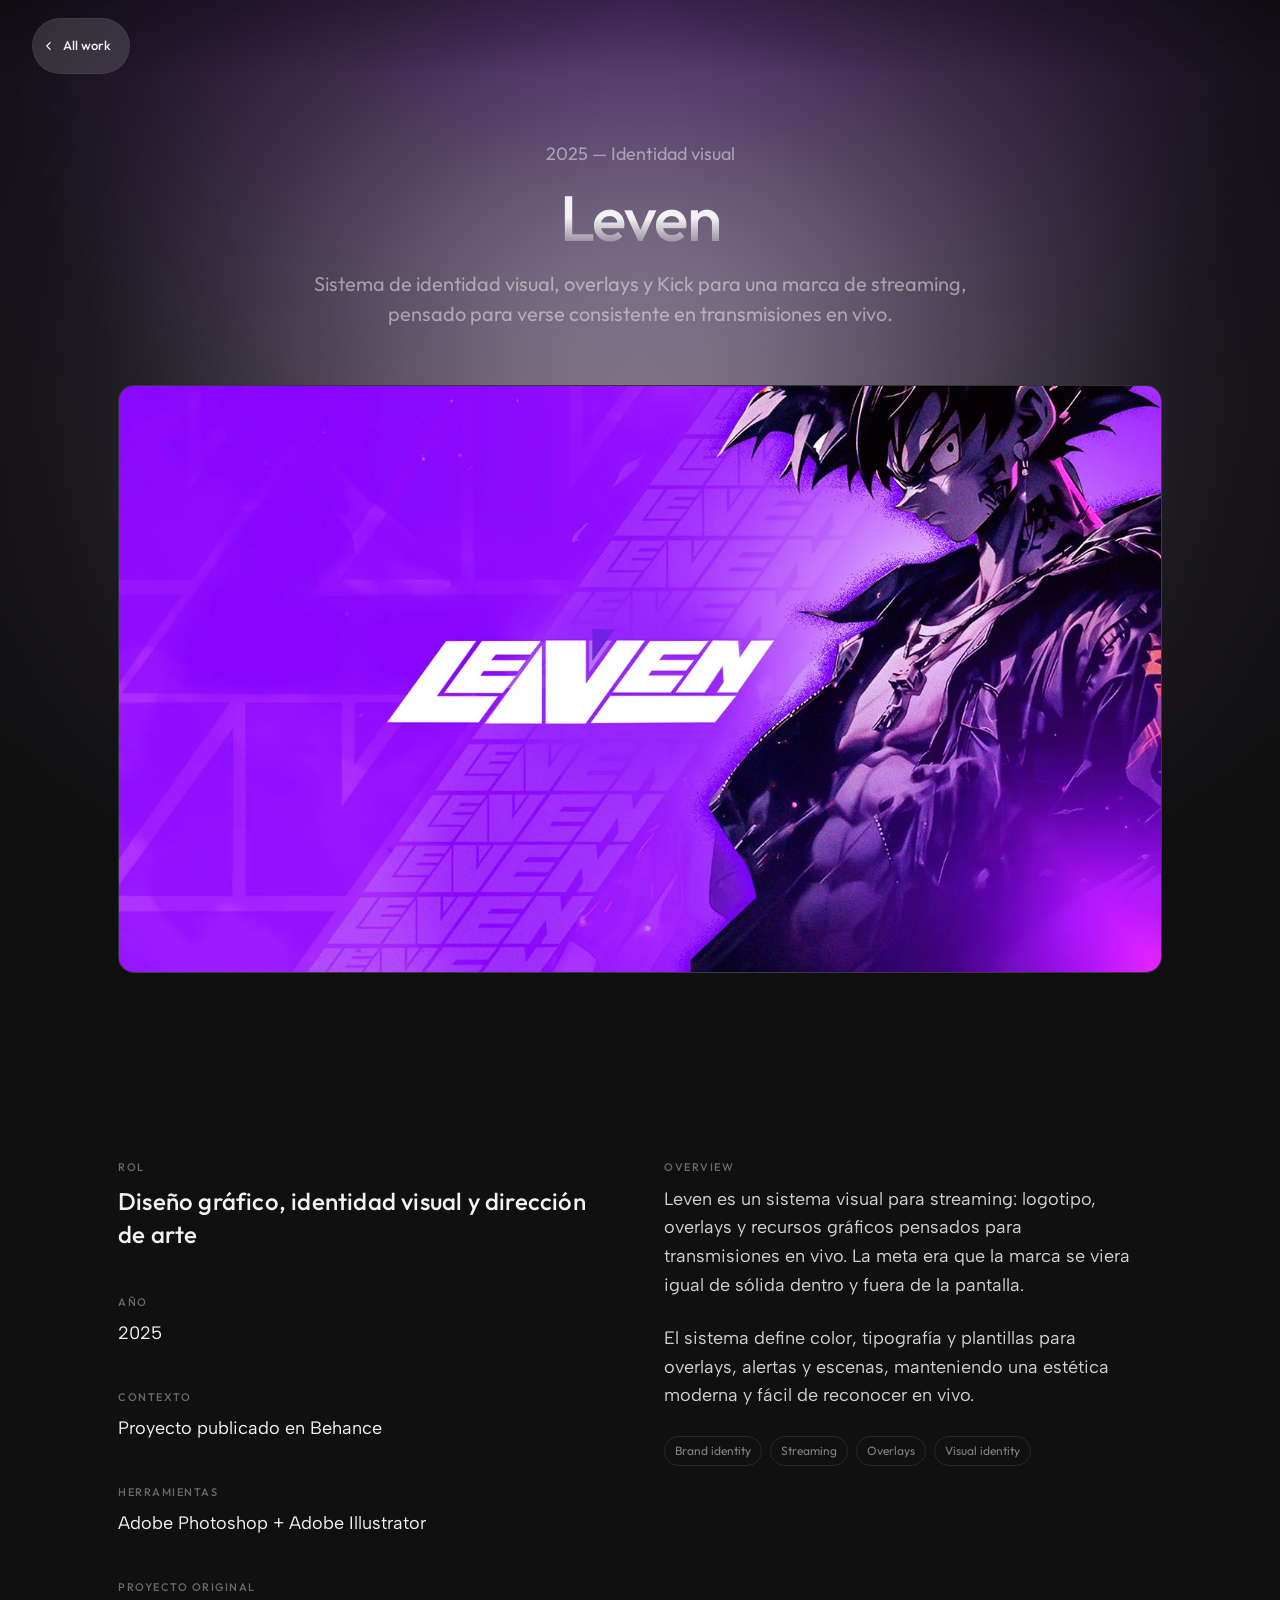
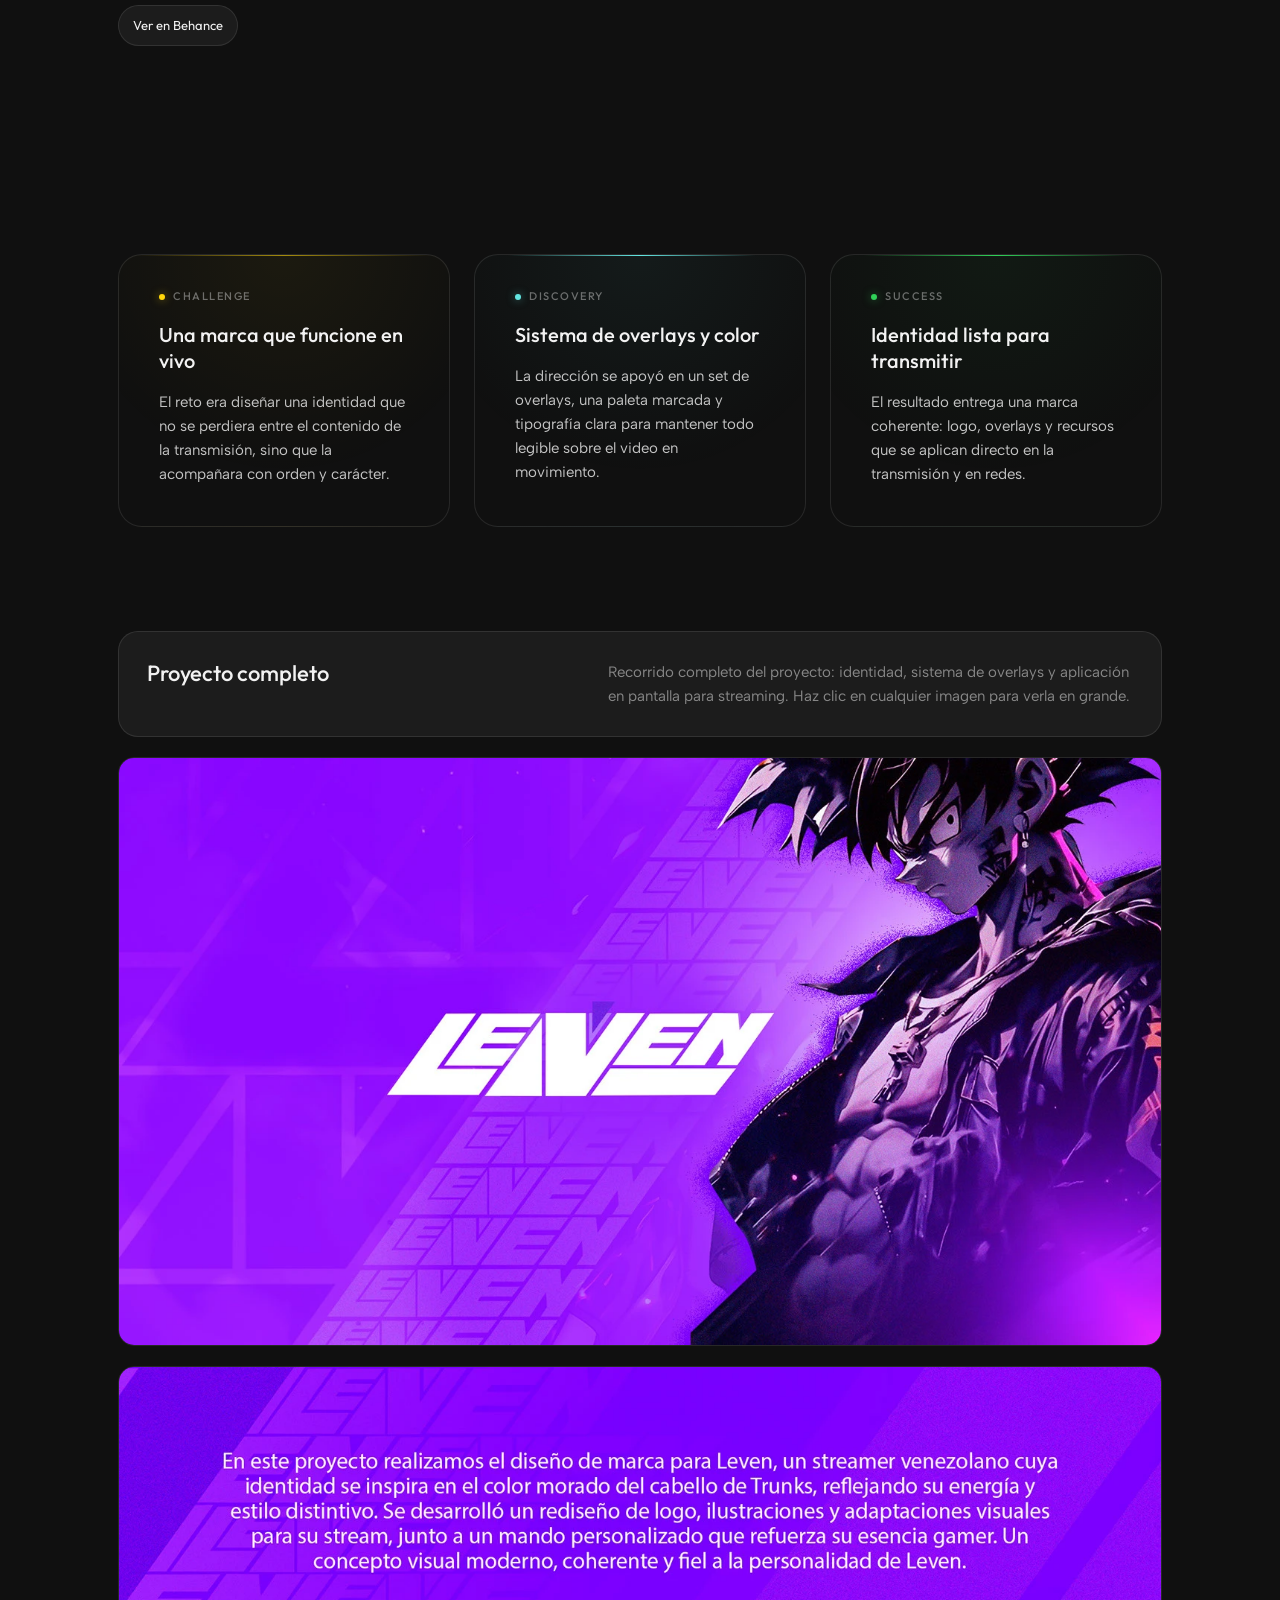
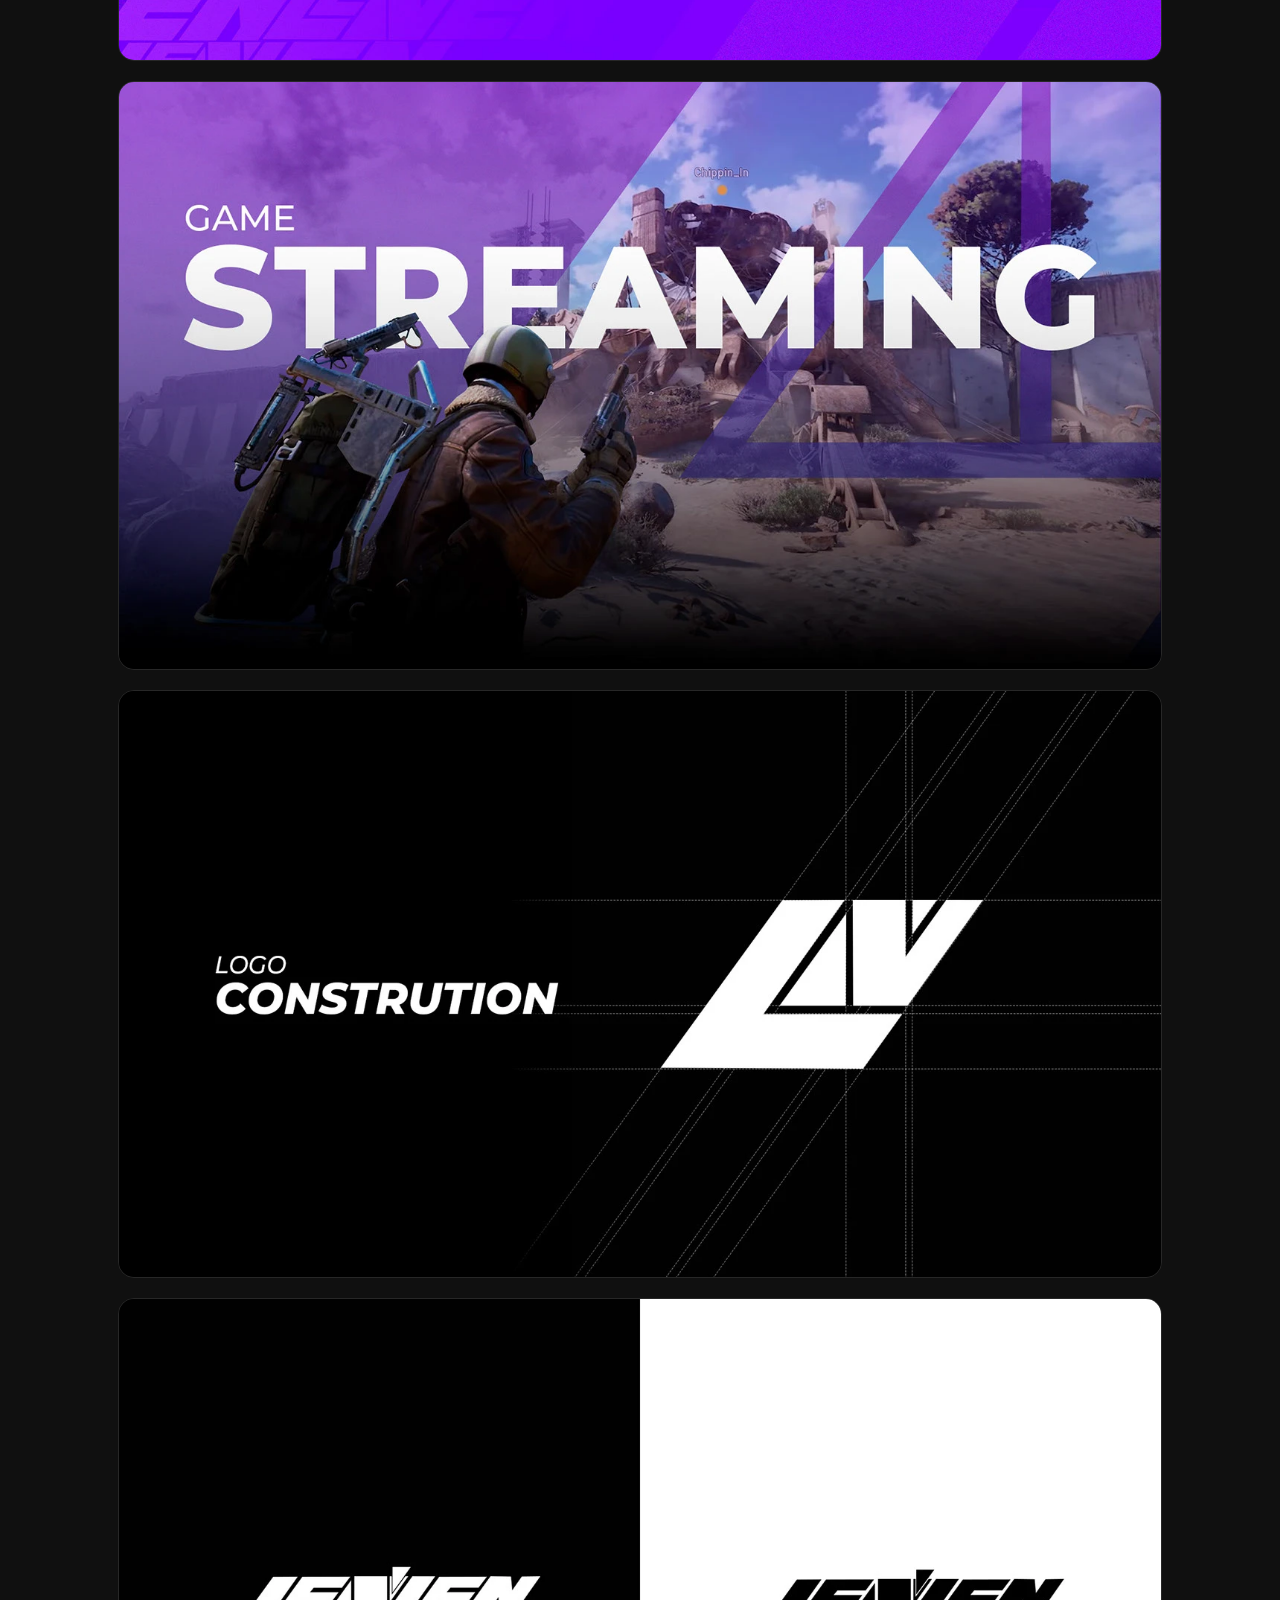
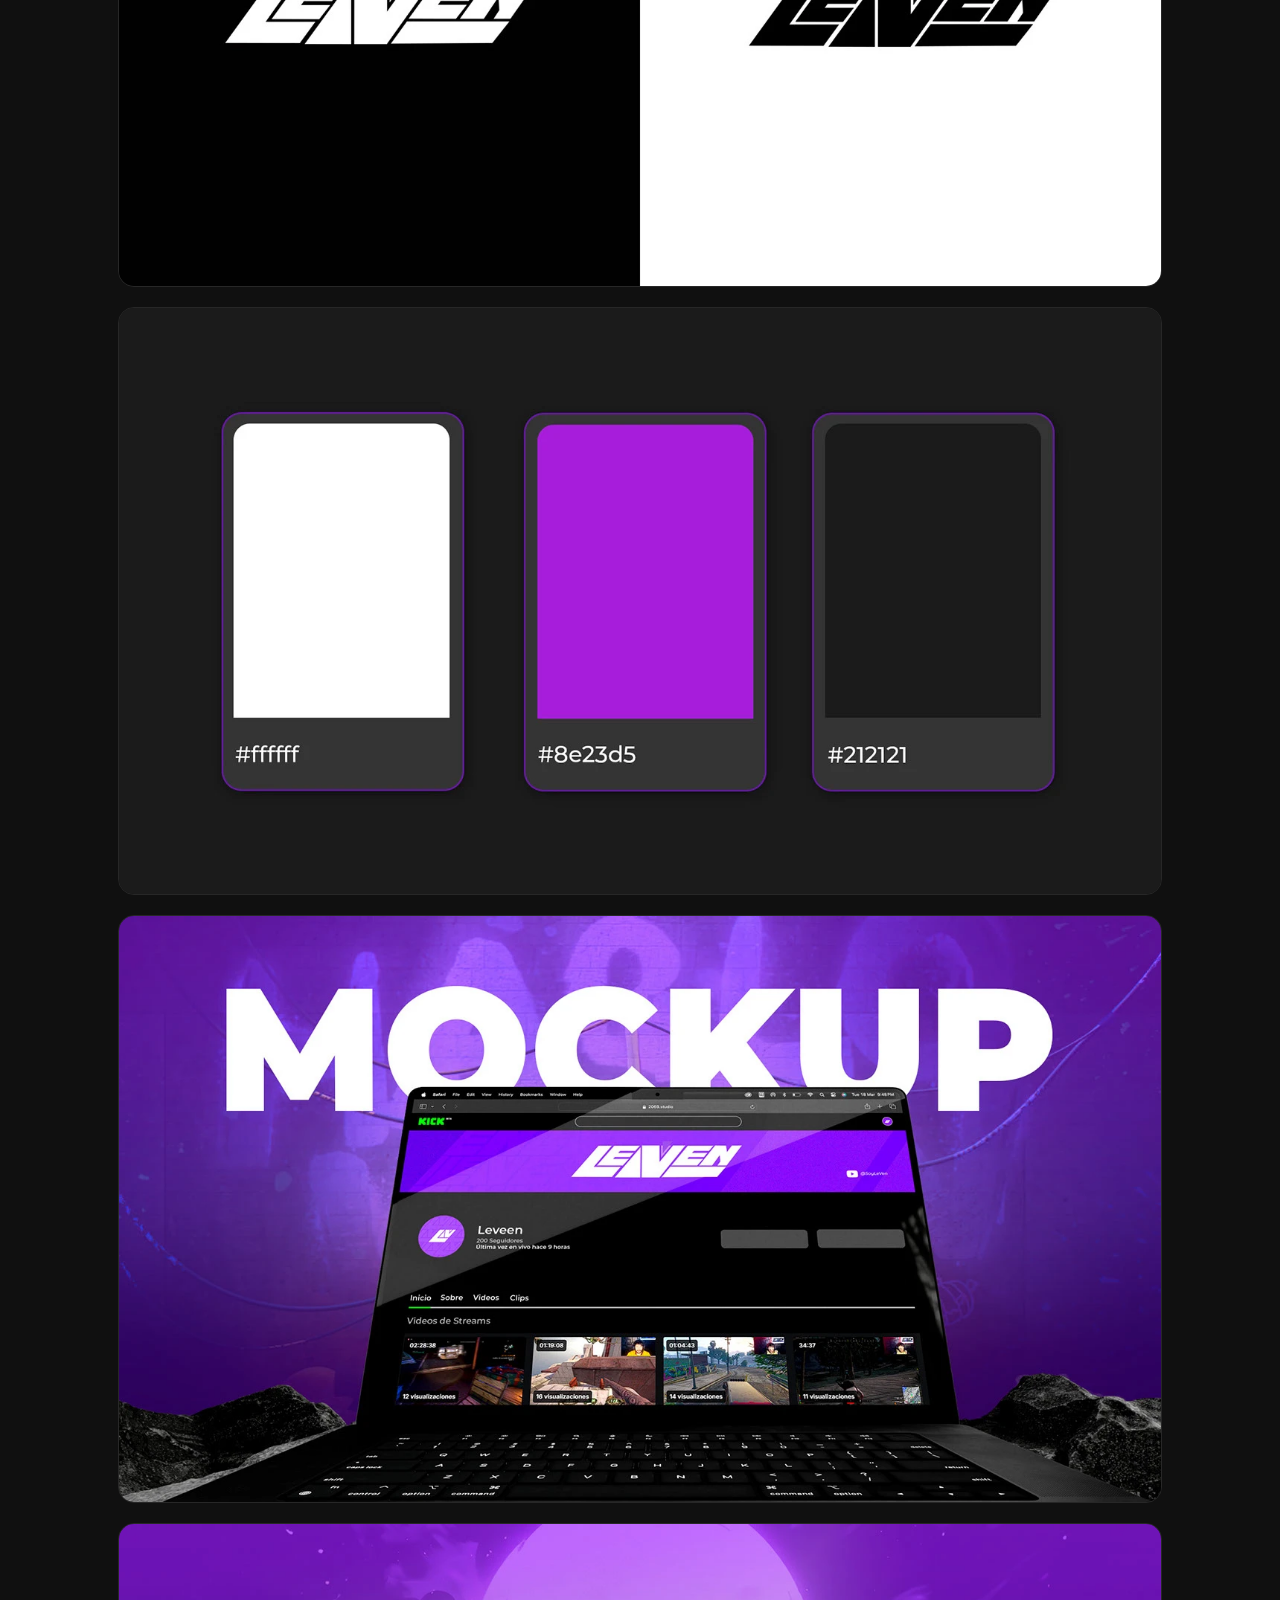
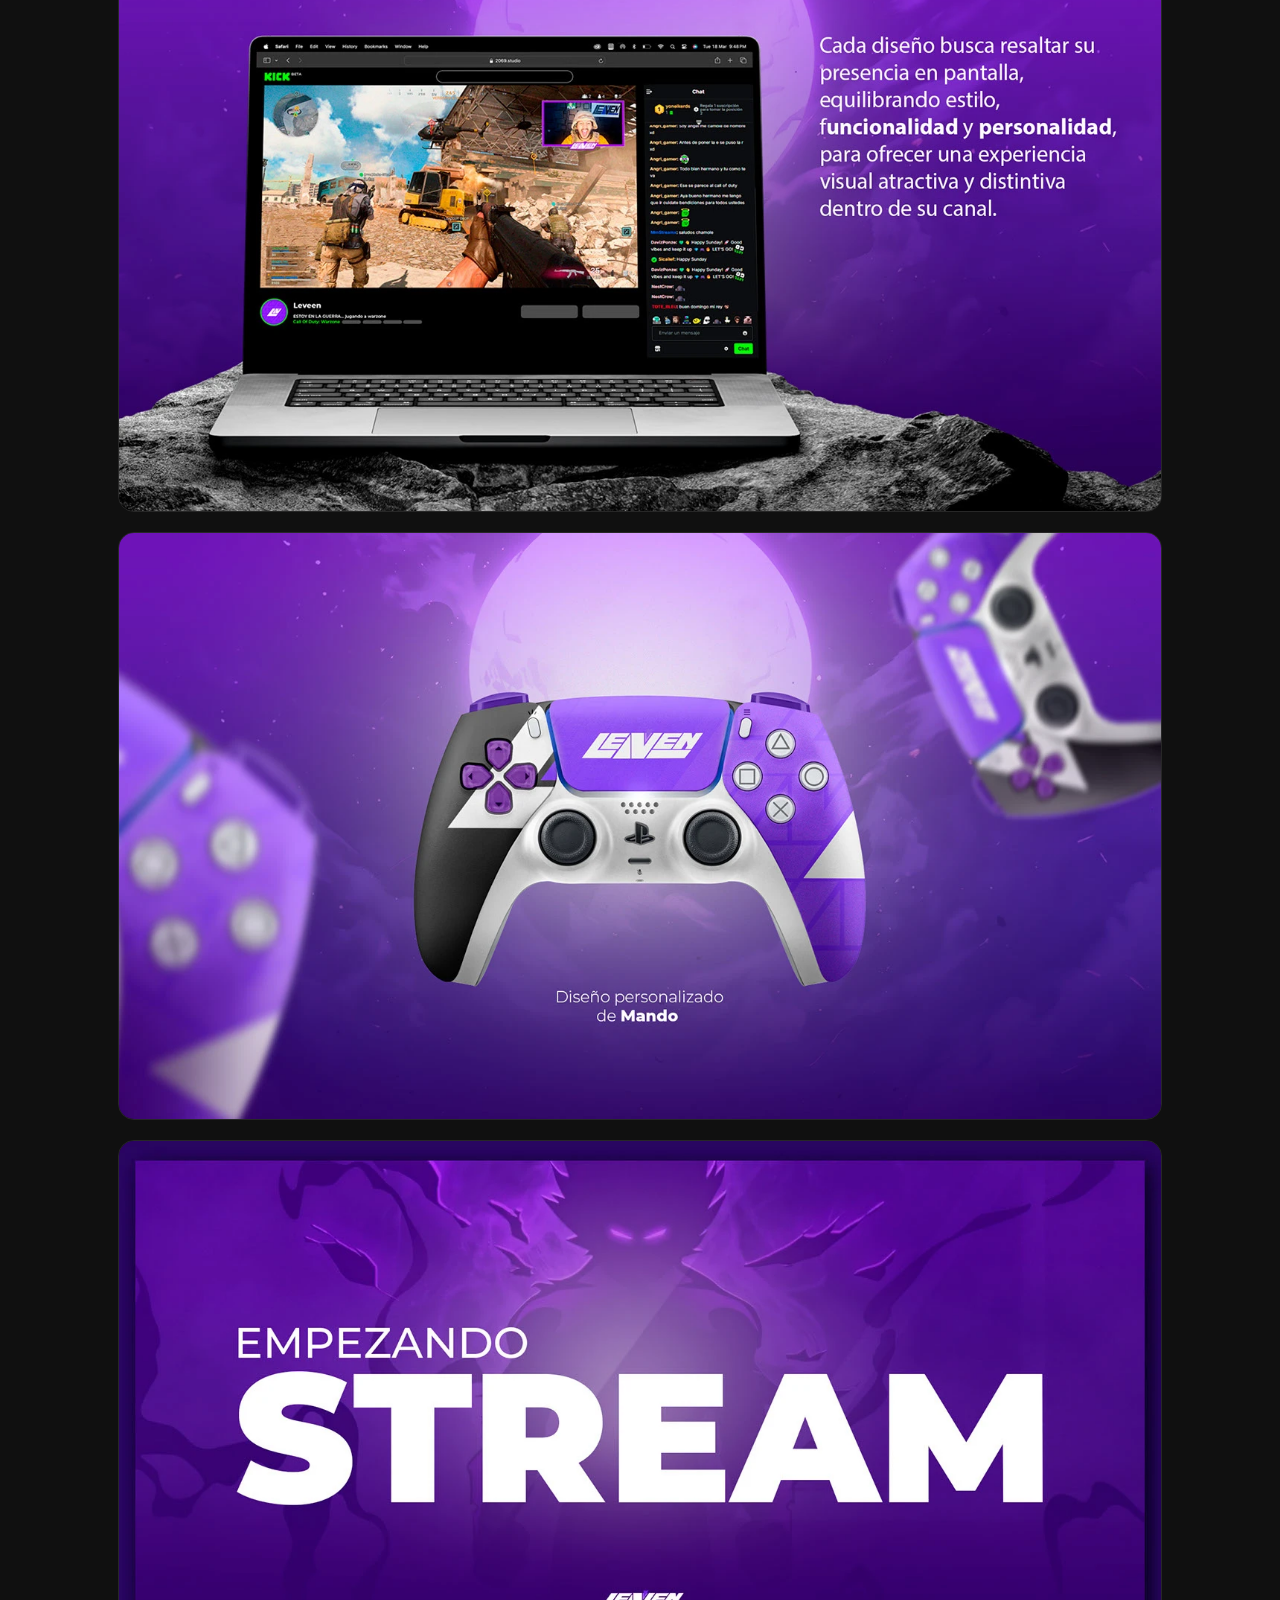
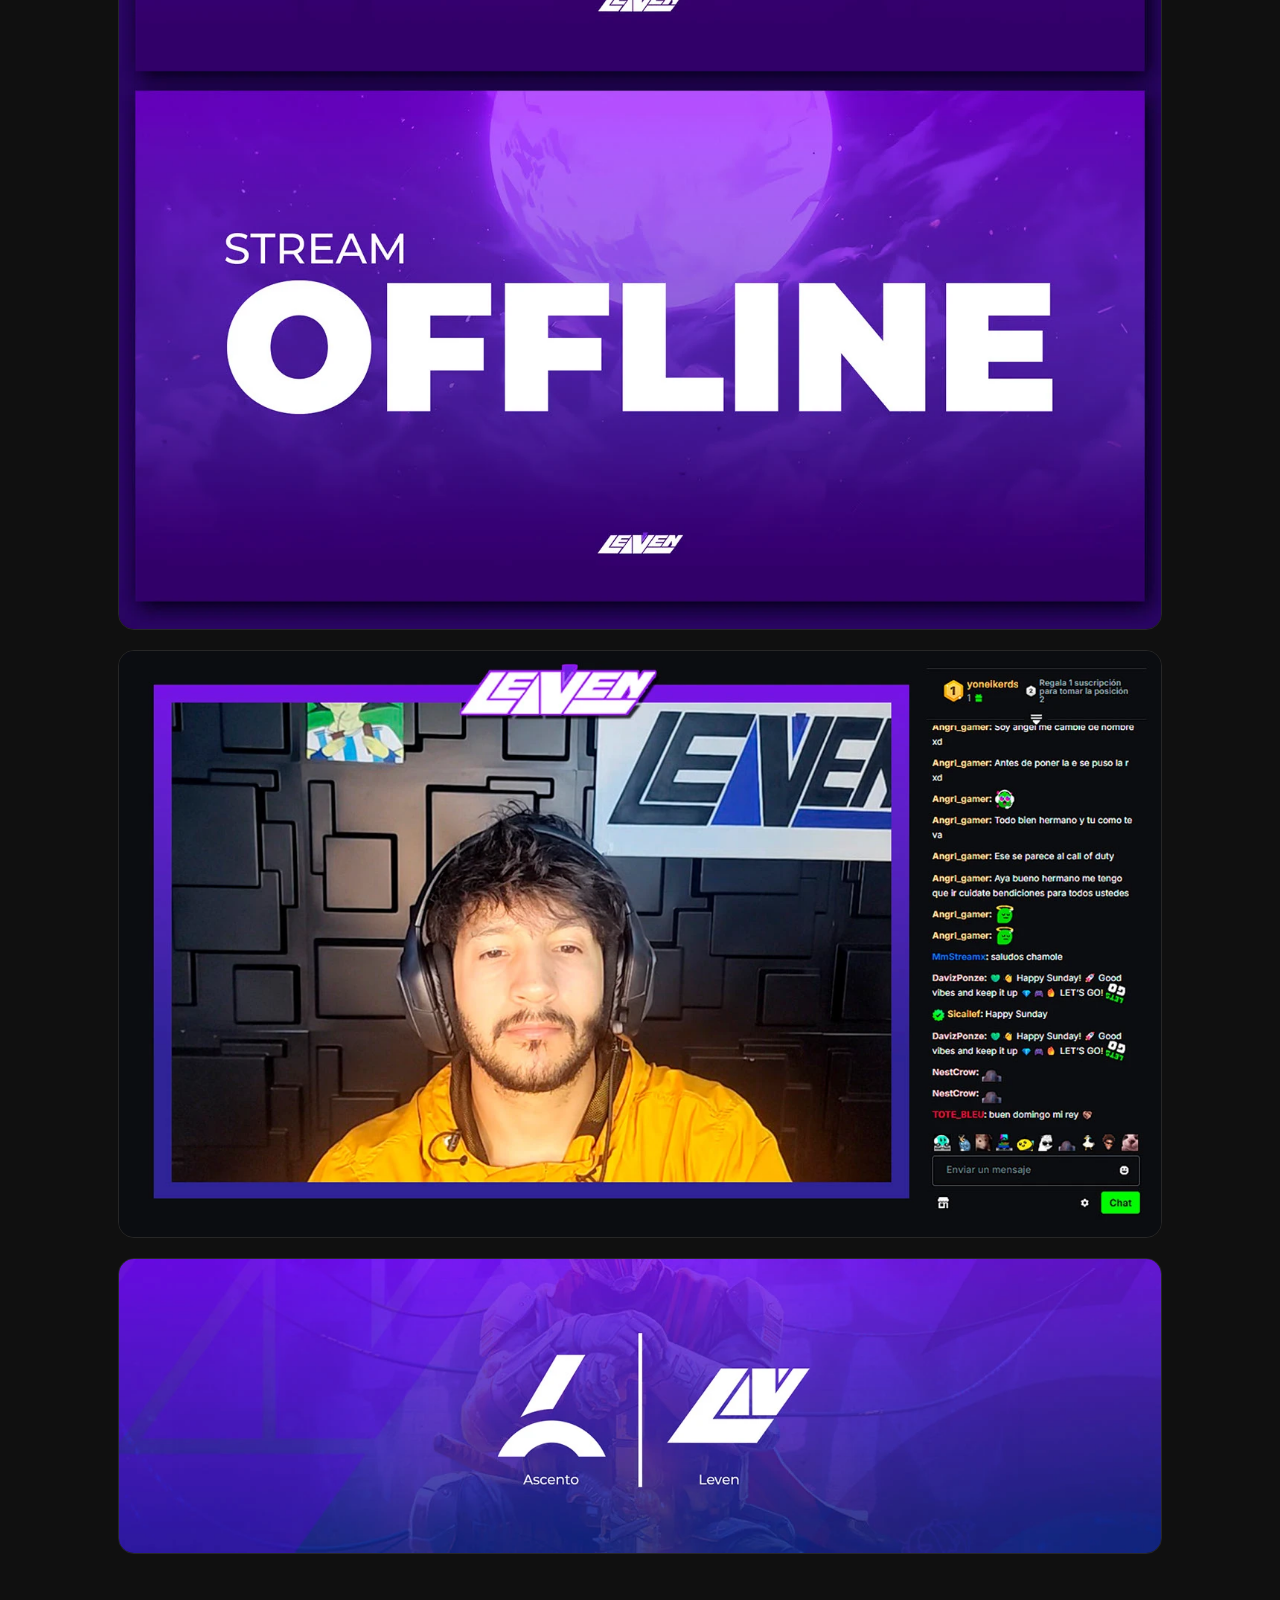
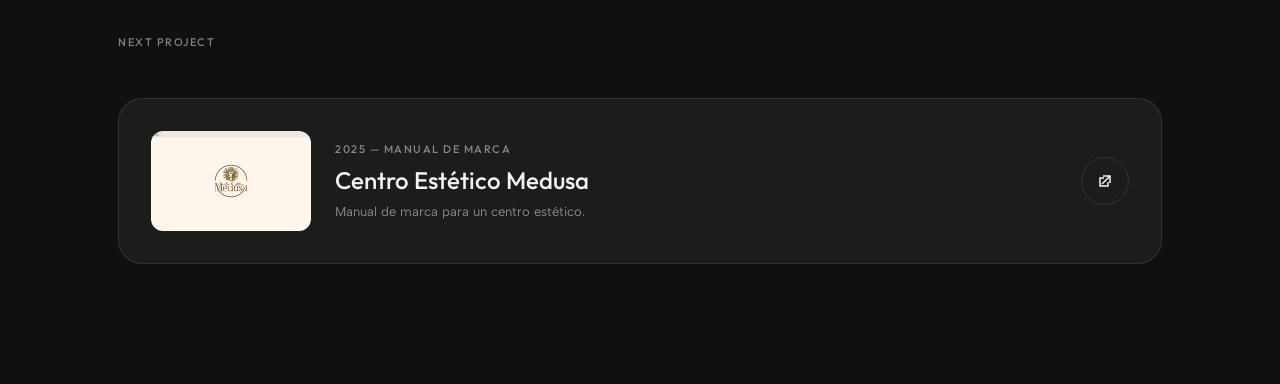
<file: project-leven.html>
<!DOCTYPE html>
<html lang="es">
<head>
<meta charset="UTF-8">
<meta name="viewport" content="width=device-width, initial-scale=1.0">
<title>Leven — Manuel Alonzo</title>
<!-- SEO / Open Graph -->
<meta name="description" content="Sistema de identidad visual, overlays y Kick para una marca de streaming, consistente en transmisiones en vivo.">
<link rel="canonical" href="https://manuel-alonzo-portfolio.vercel.app/project-leven.html">
<meta property="og:type" content="article">
<meta property="og:title" content="Leven — Manuel Alonzo">
<meta property="og:description" content="Sistema de identidad visual, overlays y Kick para una marca de streaming, consistente en transmisiones en vivo.">
<meta property="og:url" content="https://manuel-alonzo-portfolio.vercel.app/project-leven.html">
<meta property="og:image" content="https://manuel-alonzo-portfolio.vercel.app/og-image.png">
<meta property="og:image:width" content="1200">
<meta property="og:image:height" content="630">
<meta property="og:locale" content="es_CO">
<meta name="twitter:card" content="summary_large_image">
<meta name="twitter:title" content="Leven — Manuel Alonzo">
<meta name="twitter:description" content="Sistema de identidad visual, overlays y Kick para una marca de streaming, consistente en transmisiones en vivo.">
<meta name="twitter:image" content="https://manuel-alonzo-portfolio.vercel.app/og-image.png">

<link rel="preconnect" href="https://fonts.googleapis.com">
<link rel="preconnect" href="https://fonts.gstatic.com" crossorigin>
<link href="https://fonts.googleapis.com/css2?family=Albert+Sans:ital,wght@0,300;0,400;0,500;0,600;0,700;1,300&family=Outfit:wght@300;400;500;600;700&display=swap" rel="stylesheet">
<style>
:root{
  --background: #101010;
  --on-background: #f2f2f2;
  --muted: #f2f2f280;
  --border: #f2f2f21a;
  --card-bg: #f2f2f20d;
}
*{margin:0;padding:0;box-sizing:border-box}
html{scroll-behavior:smooth}
body{
  background-color:var(--background);
  color:var(--on-background);
  font-family:'Albert Sans',sans-serif;
  font-size:14px;
  line-height:1.5;
  -ms-overflow-style:none;
  scrollbar-width:none;
  overflow-x:hidden;
}
body::-webkit-scrollbar{display:none}
a{color:inherit;text-decoration:none}
img{max-width:100%;display:block}
button{font-family:inherit;cursor:pointer;border:none;background:none;color:inherit}

/* ===== NAV (oculto en proyecto) ===== */
.section-nav{display:none}

/* ===== BACK BUTTON (fixed top) ===== */
.section-back{
  z-index:9;
  background-image:linear-gradient(rgba(0,0,0,0.25),transparent);
  height:104px;
  padding:24px 48px 0;
  display:flex;
  justify-content:space-between;
  position:fixed;
  inset:0 0 auto 0;
}
.button-project-back{
  display:inline-flex;
  align-items:center;
  gap:8px;
  -webkit-backdrop-filter:blur(10px);
  backdrop-filter:blur(10px);
  background-color:#f2f2f226;
  border:1px solid #f2f2f20a;
  border-radius:100px;
  padding:10px 24px 10px 12px;
  font-family:'Outfit',sans-serif;
  font-size:14px;
  font-weight:500;
  color:var(--on-background);
  text-decoration:none;
  transition:all .4s;
  pointer-events:auto;
}
.button-project-back:hover{background-color:#f2f2f233;border-color:#f2f2f21a}
.button-project-back svg{transition:transform .3s}
.button-project-back:hover svg{transform:translateX(-2px)}
.icon-external{width:11px;height:11px;opacity:.7}
.section-back{
  z-index:9;
  background-image:linear-gradient(rgba(0,0,0,0.25),transparent);
  height:104px;
  padding:24px 48px 0;
  display:flex;
  justify-content:space-between;
  position:fixed;
  inset:0 0 auto 0;
}
.button-project-back{
  display:inline-flex;
  align-items:center;
  gap:8px;
  -webkit-backdrop-filter:blur(10px);
  backdrop-filter:blur(10px);
  background-color:#f2f2f226;
  border:1px solid #f2f2f20a;
  border-radius:100px;
  padding:10px 24px 10px 12px;
  font-family:'Outfit',sans-serif;
  font-size:14px;
  font-weight:500;
  color:var(--on-background);
  text-decoration:none;
  transition:all .4s;
  pointer-events:auto;
}
.button-project-back:hover{background-color:#f2f2f233;border-color:#f2f2f21a}
.button-project-back svg{transition:transform .3s}
.button-project-back:hover svg{transform:translateX(-2px)}
.nav-bar{
  display:flex;
  justify-content:space-between;
  align-items:center;
  height:56px;
  pointer-events:none;
}
.nav-left,.nav-right{flex:1;display:flex;align-items:center}
.nav-right{justify-content:flex-end}
.logo-block{
  display:flex;
  align-items:center;
  gap:12px;
  pointer-events:auto;
  cursor:pointer;
}
.logomark{
  height:36px;
  width:32px;
  background:var(--on-background);
  mask:url("data:image/svg+xml;utf8,<svg xmlns='http://www.w3.org/2000/svg' viewBox='0 0 32 40'><path d='M4 4h24v8H12v8h12v8H12v8H4z' fill='black'/></svg>") center/contain no-repeat;
  -webkit-mask:url("data:image/svg+xml;utf8,<svg xmlns='http://www.w3.org/2000/svg' viewBox='0 0 32 40'><path d='M4 4h24v8H12v8h12v8H12v8H4z' fill='black'/></svg>") center/contain no-repeat;
}
.logo-text{display:flex;flex-direction:column;justify-content:center;margin-top:1px}
.text-logo{
  font-family:'Outfit',sans-serif;
  font-size:20px;
  font-weight:500;
  line-height:20px;
}
.text-underlogo{
  color:var(--muted);
  font-family:'Outfit',sans-serif;
  font-size:12px;
  line-height:12px;
  margin-top:4px;
}
/* nav-pill-wrapper, nav-indicator y nav-pill eliminados del proyecto */

/* ===== BACK BUTTON (fixed top) ===== */
.section-back{
  z-index:9;
  background-image:linear-gradient(rgba(0,0,0,0.25),transparent);
  height:104px;
  padding:24px 48px 0;
  display:flex;
  justify-content:space-between;
  position:fixed;
  inset:0 0 auto 0;
}
.button-project-back{
  display:inline-flex;
  align-items:center;
  gap:8px;
  -webkit-backdrop-filter:blur(10px);
  backdrop-filter:blur(10px);
  background-color:#f2f2f226;
  border:1px solid #f2f2f20a;
  border-radius:100px;
  padding:10px 24px 10px 12px;
  font-family:'Outfit',sans-serif;
  font-size:14px;
  font-weight:500;
  color:var(--on-background);
  text-decoration:none;
  transition:all .4s;
  pointer-events:auto;
}
.button-project-back:hover{background-color:#f2f2f233;border-color:#f2f2f21a}
.button-project-back svg{transition:transform .3s}
.button-project-back:hover svg{transform:translateX(-2px)}

/* ===== BANNER (top) ===== */
.section-banner{
  padding:140px 48px 80px;
  display:flex;
  justify-content:center;
  position:relative;
  overflow:hidden;
}
.banner-bg-gradient{
  position:absolute;
  inset:140px 24px auto 24px;
  height:50%;
  background:linear-gradient(to right,transparent 5%,var(--on-background) 50%,transparent 95%);
  opacity:.5;
  filter:blur(120px);
  border-radius:2000px;
  z-index:0;
}
.banner-bg-stadiabt{background:radial-gradient(circle farthest-side at 50% 0,#00639b80,transparent)}
.banner-bg-spotlight{background:radial-gradient(circle farthest-side at 50% 0,#0890fb66,transparent 60%),radial-gradient(circle farthest-side at 50% 0,#9e05d666,transparent)}
.banner-bg-thn{background:radial-gradient(circle farthest-side at 50% 0,#fff3,transparent)}
.banner-bg-rbc{background:radial-gradient(circle farthest-side at 50% 0,#006ac399,transparent)}
.banner-bg-renova{background:radial-gradient(circle farthest-side at 50% 0,#2d5a3d80,transparent)}
.banner-bg-basico{background:radial-gradient(circle farthest-side at 50% 0,#d9b46f66,transparent 58%),radial-gradient(circle farthest-side at 50% 0,#6f4a2f4d,transparent)}
.banner-bg-leven{background:radial-gradient(circle farthest-side at 50% 0,#964fd159,transparent 60%),radial-gradient(circle farthest-side at 50% 0,#45186b3d,transparent)}
.banner-bg-medusa{background:radial-gradient(circle farthest-side at 50% 0,#ff5fa266,transparent 58%),radial-gradient(circle farthest-side at 50% 0,#b15cff4d,transparent)}
.banner-bg-pape{background:radial-gradient(circle farthest-side at 50% 0,#2bd4c466,transparent 58%),radial-gradient(circle farthest-side at 50% 0,#1f7a6e4d,transparent)}
.banner-bg-instagram{background:radial-gradient(circle farthest-side at 50% 0,#e1306c66,transparent 60%),radial-gradient(circle farthest-side at 50% 0,#833ab466,transparent)}
.banner-bg-catalogo{background:radial-gradient(circle farthest-side at 50% 0,#ff6b3566,transparent)}
.banner-bg-spot{background:radial-gradient(circle farthest-side at 50% 0,#7c3aed66,transparent)}
.banner-bg-brand{background:radial-gradient(circle farthest-side at 50% 0,#0890fb66,transparent)}

.container-banner{
  z-index:3;
  display:flex;
  flex-direction:column;
  gap:32px;
  align-items:stretch;
  width:1044px;
  max-width:100%;
  position:relative;
}
.project-title-hero{
  display:flex;
  flex-direction:column;
  gap:16px;
  align-items:center;
  text-align:center;
}
.text-projectpage-year{
  opacity:.5;
  color:var(--on-background);
  font-family:'Outfit',sans-serif;
  font-size:18px;
  font-weight:400;
}
.text-projectpage-title{
  font-family:'Outfit',sans-serif;
  font-size:64px;
  font-weight:500;
  line-height:1.1;
  letter-spacing:-1.5px;
  background-image:linear-gradient(to bottom,var(--on-background) 50%,transparent);
  -webkit-text-fill-color:transparent;
  -webkit-background-clip:text;
  background-clip:text;
}
.text-projectpage-subtitle{
  font-family:'Outfit',sans-serif;
  font-size:20px;
  font-weight:400;
  color:var(--muted);
  max-width:680px;
  text-align:center;
}
.project-banner-image{
  margin-top:24px;
  border-radius:16px;
  overflow:hidden;
  border:1px solid var(--border);
  background:linear-gradient(135deg,#2a2a2a,#1a1a1a);
  aspect-ratio:16/9;
}
.project-banner-image img{
  width:100%;
  height:100%;
  object-fit:cover;
}
.project-fade{
  position:absolute;
  inset:auto 0 0 0;
  height:240px;
  background-image:linear-gradient(to bottom,transparent,var(--background));
  z-index:2;
}

/* ===== OVERVIEW ===== */
.section-overview{
  padding:104px 48px;
  display:flex;
  flex-direction:column;
  gap:64px;
  align-items:center;
}
.container-overview{
  display:grid;
  grid-template-columns:1fr 1fr;
  gap:48px;
  width:1044px;
  max-width:100%;
}
.overview-left,.overview-right{
  display:flex;
  flex-direction:column;
  gap:40px;
}
.overview-text-wrapper{display:flex;flex-direction:column;gap:8px}
.text-overview-overline{
  font-family:'Outfit',sans-serif;
  font-size:14px;
  font-weight:500;
  line-height:18px;
  letter-spacing:.2px;
}
.text-projectpage-body{
  font-family:'Albert Sans',sans-serif;
  font-size:18px;
  line-height:1.6;
  opacity:.85;
  padding-right:24px;
}
.text-callout{
  font-family:'Outfit',sans-serif;
  font-size:24px;
  font-weight:500;
  line-height:140%;
  letter-spacing:.2px;
}
.text-projectpage-overline{
  color:#f2f2f266;
  font-family:'Outfit',sans-serif;
  font-size:11px;
  font-weight:500;
  letter-spacing:1.5px;
  margin-top:1px;
  line-height:19px;
  text-transform:uppercase;
}
.project-link-pill{
  display:inline-flex;
  align-items:center;
  width:max-content;
  border:1px solid var(--border);
  border-radius:999px;
  background-color:#f2f2f20d;
  padding:10px 14px;
  color:var(--on-background);
  font-family:'Outfit',sans-serif;
  font-size:13px;
  transition:border-color .25s,background-color .25s;
}
.project-link-pill:hover{border-color:#f2f2f240;background-color:#f2f2f21a}
.project-tags{
  display:flex;
  flex-wrap:wrap;
  gap:8px;
  margin-top:18px;
}
.project-tag{
  border:1px solid var(--border);
  border-radius:999px;
  color:var(--muted);
  padding:8px 10px;
  font-family:'Outfit',sans-serif;
  font-size:12px;
  line-height:1;
}

/* ===== CALLOUTS (Challenge/Discovery/Success) ===== */
.section-general{
  display:flex;
  flex-direction:column;
  gap:48px;
  width:1044px;
  max-width:100%;
}
.container-callouts{
  display:grid;
  grid-template-columns:repeat(3,1fr);
  gap:24px;
}
.callout-block{
  display:flex;
  flex-direction:column;
  gap:16px;
  border:1px solid var(--border);
  border-radius:24px;
  padding:32px 40px 40px;
  position:relative;
  overflow:hidden;
  background-image:radial-gradient(circle at 50% 0,#64d2ff0d,transparent 70%);
}
.callout-block.challenge{background-image:radial-gradient(circle at 50% 0,#ffd60a0d,transparent 70%)}
.callout-block.discovery{background-image:radial-gradient(circle at 50% 0,#63e6e20d,transparent 70%)}
.callout-block.success{background-image:radial-gradient(circle at 50% 0,#30d1580d,transparent 70%)}
.callout-block::before{
  content:'';
  position:absolute;
  inset:0 0 auto 0;
  height:1px;
  background-image:linear-gradient(to right,transparent 5%,#ffd60a99 50%,transparent 95%);
}
.callout-block.discovery::before{background-image:linear-gradient(to right,transparent 10%,#63e6e2 50%,transparent 85%)}
.callout-block.success::before{background-image:linear-gradient(to right,transparent 10%,#30d158 50%,transparent 90%)}
.callout-block .overline{display:flex;align-items:center;gap:8px}
.callout-block .overline-dot{
  width:6px;height:6px;border-radius:50%;
  background:#ffd60a;box-shadow:0 0 8px #ffd60a80;
}
.callout-block.discovery .overline-dot{background:#63e6e2;box-shadow:0 0 8px #63e6e280}
.callout-block.success .overline-dot{background:#30d158;box-shadow:0 0 8px #30d15880}
.callout-title{
  font-family:'Outfit',sans-serif;
  font-size:20px;
  font-weight:500;
  line-height:1.3;
}
.callout-text{
  font-size:15px;
  line-height:1.6;
  opacity:.8;
}

/* ===== GALLERY ===== */
.gallery-block{
  display:flex;
  flex-direction:column;
  gap:20px;
  padding:0 48px;
  align-items:center;
}
.gallery-grid{
  display:grid;
  grid-template-columns:1fr 1fr;
  gap:20px;
  width:1044px;
  max-width:100%;
}
.gallery-item{
  border-radius:16px;
  overflow:hidden;
  border:1px solid var(--border);
  background:linear-gradient(135deg,#2a2a2a,#1a1a1a);
  aspect-ratio:4/3;
}
.gallery-item img{width:100%;height:100%;object-fit:cover}
.gallery-item.full-width{grid-column:1/-1;aspect-ratio:16/9}
.gallery-item.case-board{
  grid-column:1/-1;
  aspect-ratio:auto;
  background:#efe6d8;
}
.gallery-item.case-board img{
  height:auto;
  object-fit:contain;
}
.gallery-note-card{
  grid-column:1/-1;
  display:grid;
  grid-template-columns:1fr 1.2fr;
  gap:24px;
  border:1px solid var(--border);
  border-radius:20px;
  background-color:var(--card-bg);
  padding:28px;
}
.gallery-note-title{
  font-family:'Outfit',sans-serif;
  font-size:22px;
  font-weight:500;
  line-height:1.2;
}
.gallery-note-copy{
  color:var(--muted);
  font-size:15px;
  line-height:1.6;
}

/* ===== NEXT PROJECT (footer-like) ===== */
.section-next-project{
  padding:80px 48px 120px;
  display:flex;
  justify-content:center;
}
.container-next-project{
  width:1044px;
  max-width:100%;
  display:flex;
  flex-direction:column;
  gap:48px;
  align-items:flex-start;
  position:relative;
}
.text-next-overline{
  color:var(--muted);
  font-family:'Outfit',sans-serif;
  font-size:11px;
  font-weight:500;
  letter-spacing:1.5px;
  text-transform:uppercase;
}
.next-project-card{
  display:flex;
  align-items:center;
  gap:24px;
  width:100%;
  padding:32px;
  border-radius:24px;
  background-color:var(--card-bg);
  border:1px solid var(--border);
  transition:all .3s;
  text-decoration:none;
}
.next-project-card:hover{border-color:#f2f2f240;transform:translateY(-4px)}
.next-project-image{
  width:160px;
  height:100px;
  border-radius:12px;
  overflow:hidden;
  flex-shrink:0;
  background:linear-gradient(135deg,#2a2a2a,#1a1a1a);
}
.next-project-image img{width:100%;height:100%;object-fit:cover}
.next-project-info{flex:1;display:flex;flex-direction:column;gap:4px}
.next-project-info .title{
  font-family:'Outfit',sans-serif;
  font-size:24px;
  font-weight:500;
}
.next-project-info .meta{font-size:13px;color:var(--muted)}
.next-project-arrow{
  width:48px;
  height:48px;
  border-radius:50%;
  border:1px solid var(--border);
  display:flex;
  align-items:center;
  justify-content:center;
  transition:all .3s;
}
.next-project-card:hover .next-project-arrow{background:var(--on-background);color:#101}

/* ===== RESPONSIVE ===== */
@media(max-width:991px){
  .section-nav{padding:16px 24px 0}

  .section-back{padding:16px 24px 0;height:80px}
  .section-banner{padding:120px 24px 60px}
  .text-projectpage-title{font-size:36px;letter-spacing:-1px}
  .text-projectpage-subtitle{font-size:16px}
  .section-overview{padding:60px 24px}
  .container-overview{grid-template-columns:1fr;gap:32px}
  .container-callouts{grid-template-columns:1fr}
  .gallery-block{padding:0 24px}
  .gallery-grid{grid-template-columns:1fr}
  .gallery-note-card{grid-template-columns:1fr;padding:22px}
  .section-next-project{padding:60px 24px 80px}
  .next-project-card{flex-direction:column;align-items:flex-start;padding:20px}
  .next-project-image{width:100%;height:160px}
  .text-projectpage-body{font-size:16px;padding-right:0}
}
</style>
<link rel="icon" href="favicon.svg" type="image/svg+xml">
<style id="manuel-proj-fixes">
/* Botón All work más pequeño */
.section-back{height:74px;padding:18px 32px 0}
.button-project-back{padding:8px 18px 8px 10px;font-size:13px}
.button-project-back svg{width:12px;height:12px}
@media(max-width:991px){.section-back{height:60px;padding:14px 20px 0}}
/* Galería full-width (leven/medusa muestran detalles grandes, sin recorte) */
.gallery-item.fw{grid-column:1/-1;aspect-ratio:auto;background:transparent;border:1px solid var(--border);border-radius:16px;overflow:hidden}
.gallery-item.fw img{height:auto;object-fit:contain}
/* Lightbox: clic en cualquier imagen para verla en grande */
.gallery-item img,.project-banner-image img{cursor:zoom-in}
#lightbox{position:fixed;inset:0;background:rgba(8,8,8,.94);display:none;align-items:center;justify-content:center;z-index:1000;cursor:zoom-out;padding:28px;-webkit-backdrop-filter:blur(4px);backdrop-filter:blur(4px)}
#lightbox.open{display:flex}
#lightbox img{max-width:96%;max-height:96%;object-fit:contain;border-radius:8px;box-shadow:0 30px 80px rgba(0,0,0,.6)}
#lightbox .lb-close{position:fixed;top:22px;right:28px;color:#f2f2f2;font-family:'Outfit',sans-serif;font-size:34px;line-height:1;opacity:.85}
</style>
<style id="manuel-mobile-title-fix">
@media (max-width:991px){
  .text-projectpage-title{ color:var(--on-background) !important; -webkit-text-fill-color:var(--on-background) !important; background:none !important; }
}
</style>
</head>
<body>

<div class="section-back">
  <a class="button-project-back" href="index.html">
    <svg width="14" height="14" viewBox="0 0 16 16" fill="none" stroke="currentColor" stroke-width="1.5"><path d="M10 13l-5-5 5-5"/></svg>
    <span>All work</span>
  </a>
</div>

<!-- ===== BANNER ===== -->
<section class="section-banner banner-bg-leven">
  <div class="banner-bg-gradient"></div>
  <div class="container-banner">
    <div class="project-title-hero">
      <div class="text-projectpage-year">2025 — Identidad visual</div>
      <h1 class="text-projectpage-title">Leven</h1>
      <p class="text-projectpage-subtitle">Sistema de identidad visual, overlays y Kick para una marca de streaming, pensado para verse consistente en transmisiones en vivo.</p>
    </div>
    <div class="project-banner-image">
      <img src="portfolio-assets/leven-cover.webp" alt="Leven">
    </div>
  </div>
  <div class="project-fade"></div>
</section>

<!-- ===== OVERVIEW ===== -->
<section class="section-overview">
  <div class="container-overview">
    <div class="overview-left">
      <div class="overview-text-wrapper">
        <div class="text-projectpage-overline">Rol</div>
        <p class="text-callout">Diseño gráfico, identidad visual y dirección de arte</p>
      </div>
      <div class="overview-text-wrapper">
        <div class="text-projectpage-overline">Año</div>
        <p class="text-body" style="font-size:18px">2025</p>
      </div>
      <div class="overview-text-wrapper">
        <div class="text-projectpage-overline">Contexto</div>
        <p class="text-body" style="font-size:18px">Proyecto publicado en Behance</p>
      </div>
      <div class="overview-text-wrapper">
        <div class="text-projectpage-overline">Herramientas</div>
        <p class="text-body" style="font-size:18px">Adobe Photoshop + Adobe Illustrator</p>
      </div>
      <div class="overview-text-wrapper">
        <div class="text-projectpage-overline">Proyecto original</div>
        <a class="project-link-pill" href="https://www.behance.net/gallery/236883613/LEVEN-INDENTIDAD-VISUAL-OVERLAYS-KICK" target="_blank" rel="noopener">Ver en Behance</a>
      </div>
    </div>
    <div class="overview-right">
      <div class="overview-text-wrapper">
        <div class="text-projectpage-overline">Overview</div>
        <p class="text-projectpage-body">Leven es un sistema visual para streaming: logotipo, overlays y recursos gráficos pensados para transmisiones en vivo. La meta era que la marca se viera igual de sólida dentro y fuera de la pantalla.</p>
        <p class="text-projectpage-body" style="margin-top:16px">El sistema define color, tipografía y plantillas para overlays, alertas y escenas, manteniendo una estética moderna y fácil de reconocer en vivo.</p>
        <div class="project-tags">
          <span class="project-tag">Brand identity</span>
          <span class="project-tag">Streaming</span>
          <span class="project-tag">Overlays</span>
          <span class="project-tag">Visual identity</span>
        </div>
      </div>
    </div>
  </div>
</section>

<!-- ===== CALLOUTS (Challenge / Discovery / Success) ===== -->
<section class="section-overview">
  <div class="section-general">
    <div class="container-callouts">
      <div class="callout-block challenge">
        <div class="overline">
          <div class="overline-dot"></div>
          <div class="text-projectpage-overline" style="margin:0">Challenge</div>
        </div>
        <h3 class="callout-title">Una marca que funcione en vivo</h3>
        <p class="callout-text">El reto era diseñar una identidad que no se perdiera entre el contenido de la transmisión, sino que la acompañara con orden y carácter.</p>
      </div>
      <div class="callout-block discovery">
        <div class="overline">
          <div class="overline-dot"></div>
          <div class="text-projectpage-overline" style="margin:0">Discovery</div>
        </div>
        <h3 class="callout-title">Sistema de overlays y color</h3>
        <p class="callout-text">La dirección se apoyó en un set de overlays, una paleta marcada y tipografía clara para mantener todo legible sobre el video en movimiento.</p>
      </div>
      <div class="callout-block success">
        <div class="overline">
          <div class="overline-dot"></div>
          <div class="text-projectpage-overline" style="margin:0">Success</div>
        </div>
        <h3 class="callout-title">Identidad lista para transmitir</h3>
        <p class="callout-text">El resultado entrega una marca coherente: logo, overlays y recursos que se aplican directo en la transmisión y en redes.</p>
      </div>
    </div>
  </div>
</section>

<!-- ===== GALLERY ===== -->
<section class="gallery-block">
  <div class="section-general">
    <div class="gallery-grid">
      <div class="gallery-note-card">
        <div class="gallery-note-title">Proyecto completo</div>
        <p class="gallery-note-copy">Recorrido completo del proyecto: identidad, sistema de overlays y aplicación en pantalla para streaming. Haz clic en cualquier imagen para verla en grande.</p>
      </div>
      <div class="gallery-item fw"><img src="portfolio-assets/leven-s01.webp" alt="Leven — diapositiva 1" loading="lazy"></div>
      <div class="gallery-item fw"><img src="portfolio-assets/leven-s02.webp" alt="Leven — diapositiva 2" loading="lazy"></div>
      <div class="gallery-item fw"><img src="portfolio-assets/leven-s03.webp" alt="Leven — diapositiva 3" loading="lazy"></div>
      <div class="gallery-item fw"><img src="portfolio-assets/leven-s04.webp" alt="Leven — diapositiva 4" loading="lazy"></div>
      <div class="gallery-item fw"><img src="portfolio-assets/leven-s05.webp" alt="Leven — diapositiva 5" loading="lazy"></div>
      <div class="gallery-item fw"><img src="portfolio-assets/leven-s06.webp" alt="Leven — diapositiva 6" loading="lazy"></div>
      <div class="gallery-item fw"><img src="portfolio-assets/leven-s07.webp" alt="Leven — diapositiva 7" loading="lazy"></div>
      <div class="gallery-item fw"><img src="portfolio-assets/leven-s08.webp" alt="Leven — diapositiva 8" loading="lazy"></div>
      <div class="gallery-item fw"><img src="portfolio-assets/leven-s09.webp" alt="Leven — diapositiva 9" loading="lazy"></div>
      <div class="gallery-item fw"><img src="portfolio-assets/leven-s10.webp" alt="Leven — diapositiva 10" loading="lazy"></div>
      <div class="gallery-item fw"><img src="portfolio-assets/leven-s11.webp" alt="Leven — diapositiva 11" loading="lazy"></div>
      <div class="gallery-item fw"><img src="portfolio-assets/leven-s12.webp" alt="Leven — diapositiva 12" loading="lazy"></div>
    </div>
  </div>
</section>

<!-- ===== NEXT PROJECT ===== -->
<section class="section-next-project">
  <div class="container-next-project">
    <div class="text-next-overline">Next project</div>
    <a class="next-project-card" href="project-medusa.html">
      <div class="next-project-image">
        <img loading="lazy" decoding="async" src="portfolio-assets/medusa-cover.jpg" alt="Centro Estético Medusa">
      </div>
      <div class="next-project-info">
        <div class="text-next-overline">2025 — Manual de marca</div>
        <div class="title">Centro Estético Medusa</div>
        <div class="meta">Manual de marca para un centro estético.</div>
      </div>
      <div class="next-project-arrow">
        <svg width="16" height="16" viewBox="0 0 16 16" fill="none" stroke="currentColor" stroke-width="1.5"><path d="M6 3h7v7M13 3L5 11M11 9v4H3V5h4"/></svg>
      </div>
    </a>
  </div>
</section>

<div id="lightbox" aria-hidden="true"><span class="lb-close">&times;</span><img alt=""></div>
<script>
(function(){var lb=document.getElementById('lightbox'),im=lb.querySelector('img');
document.addEventListener('click',function(e){var g=e.target.closest('.gallery-item img,.project-banner-image img');if(g){im.src=g.currentSrc||g.src;im.alt=g.alt||'';lb.classList.add('open');return;}if(e.target.closest('#lightbox')){lb.classList.remove('open');}});
document.addEventListener('keydown',function(e){if(e.key==='Escape')lb.classList.remove('open');});})();
</script>
</body>
</html>
</file>
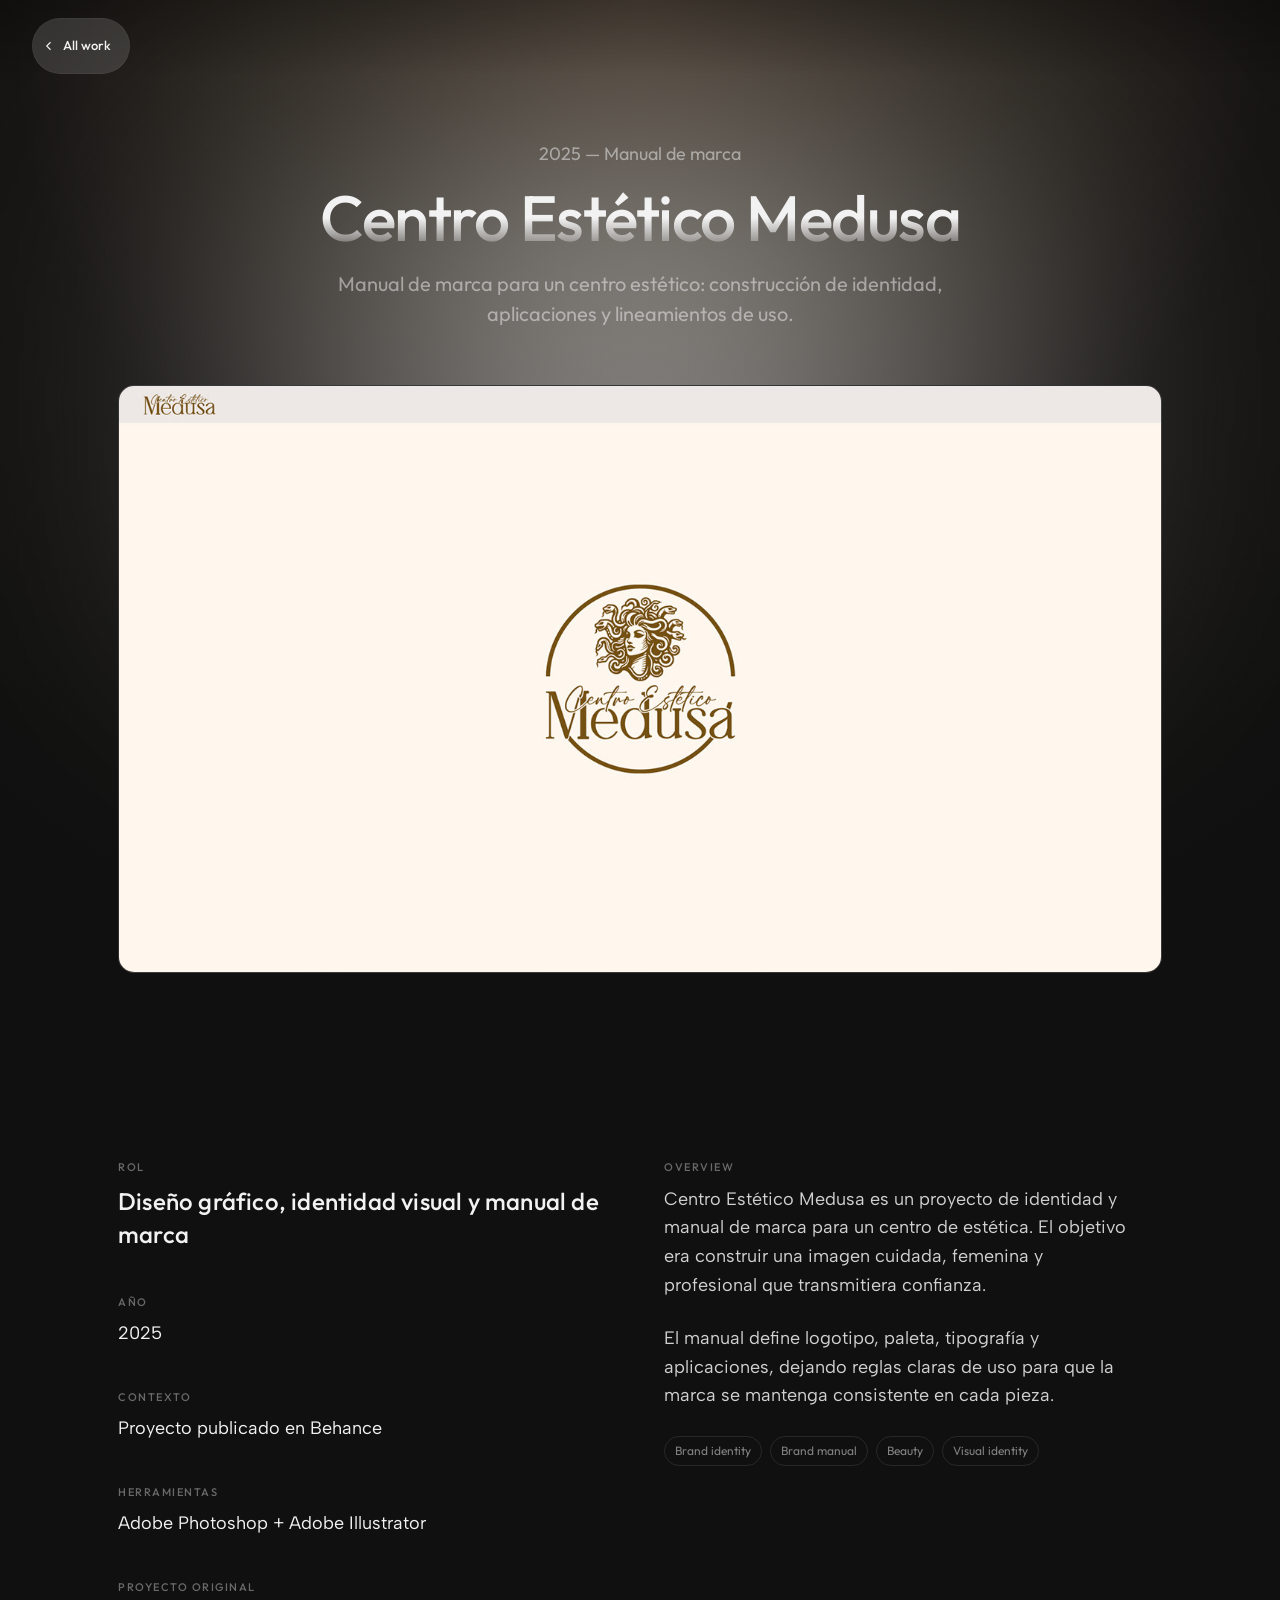
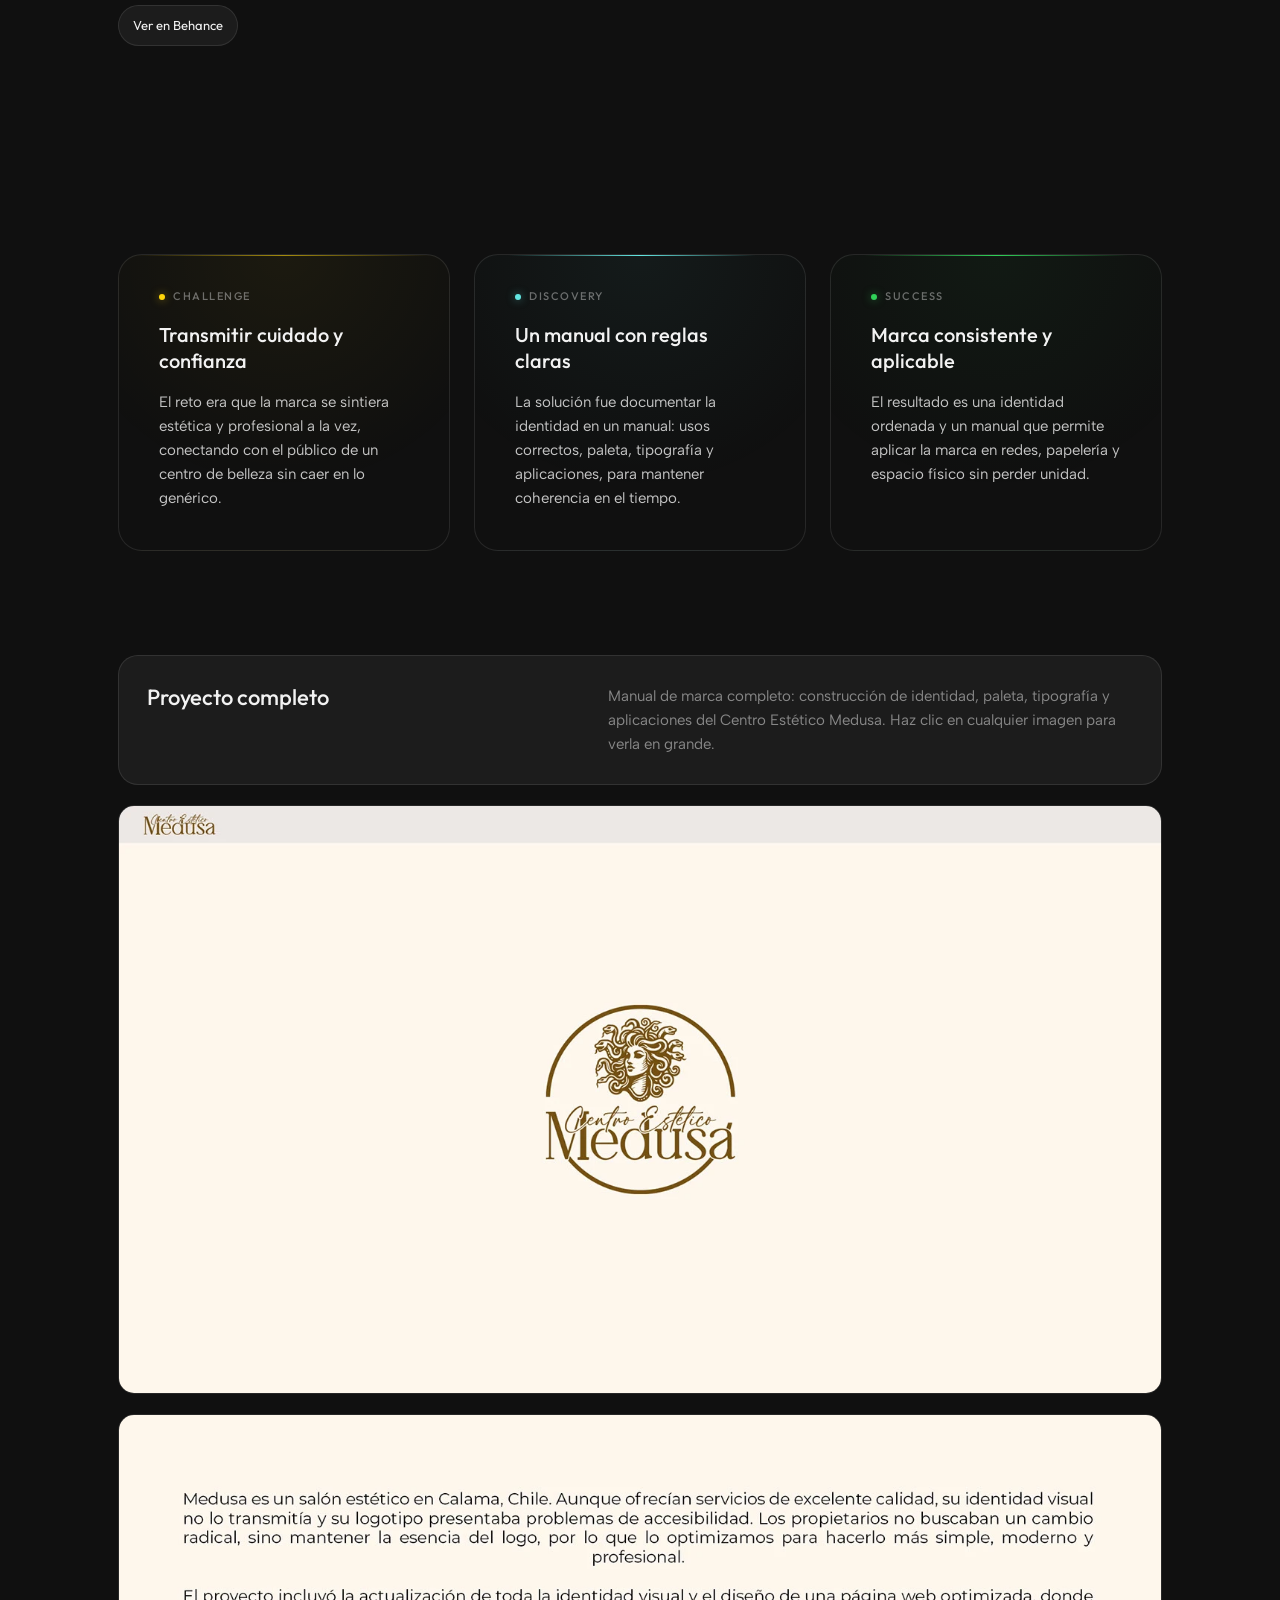
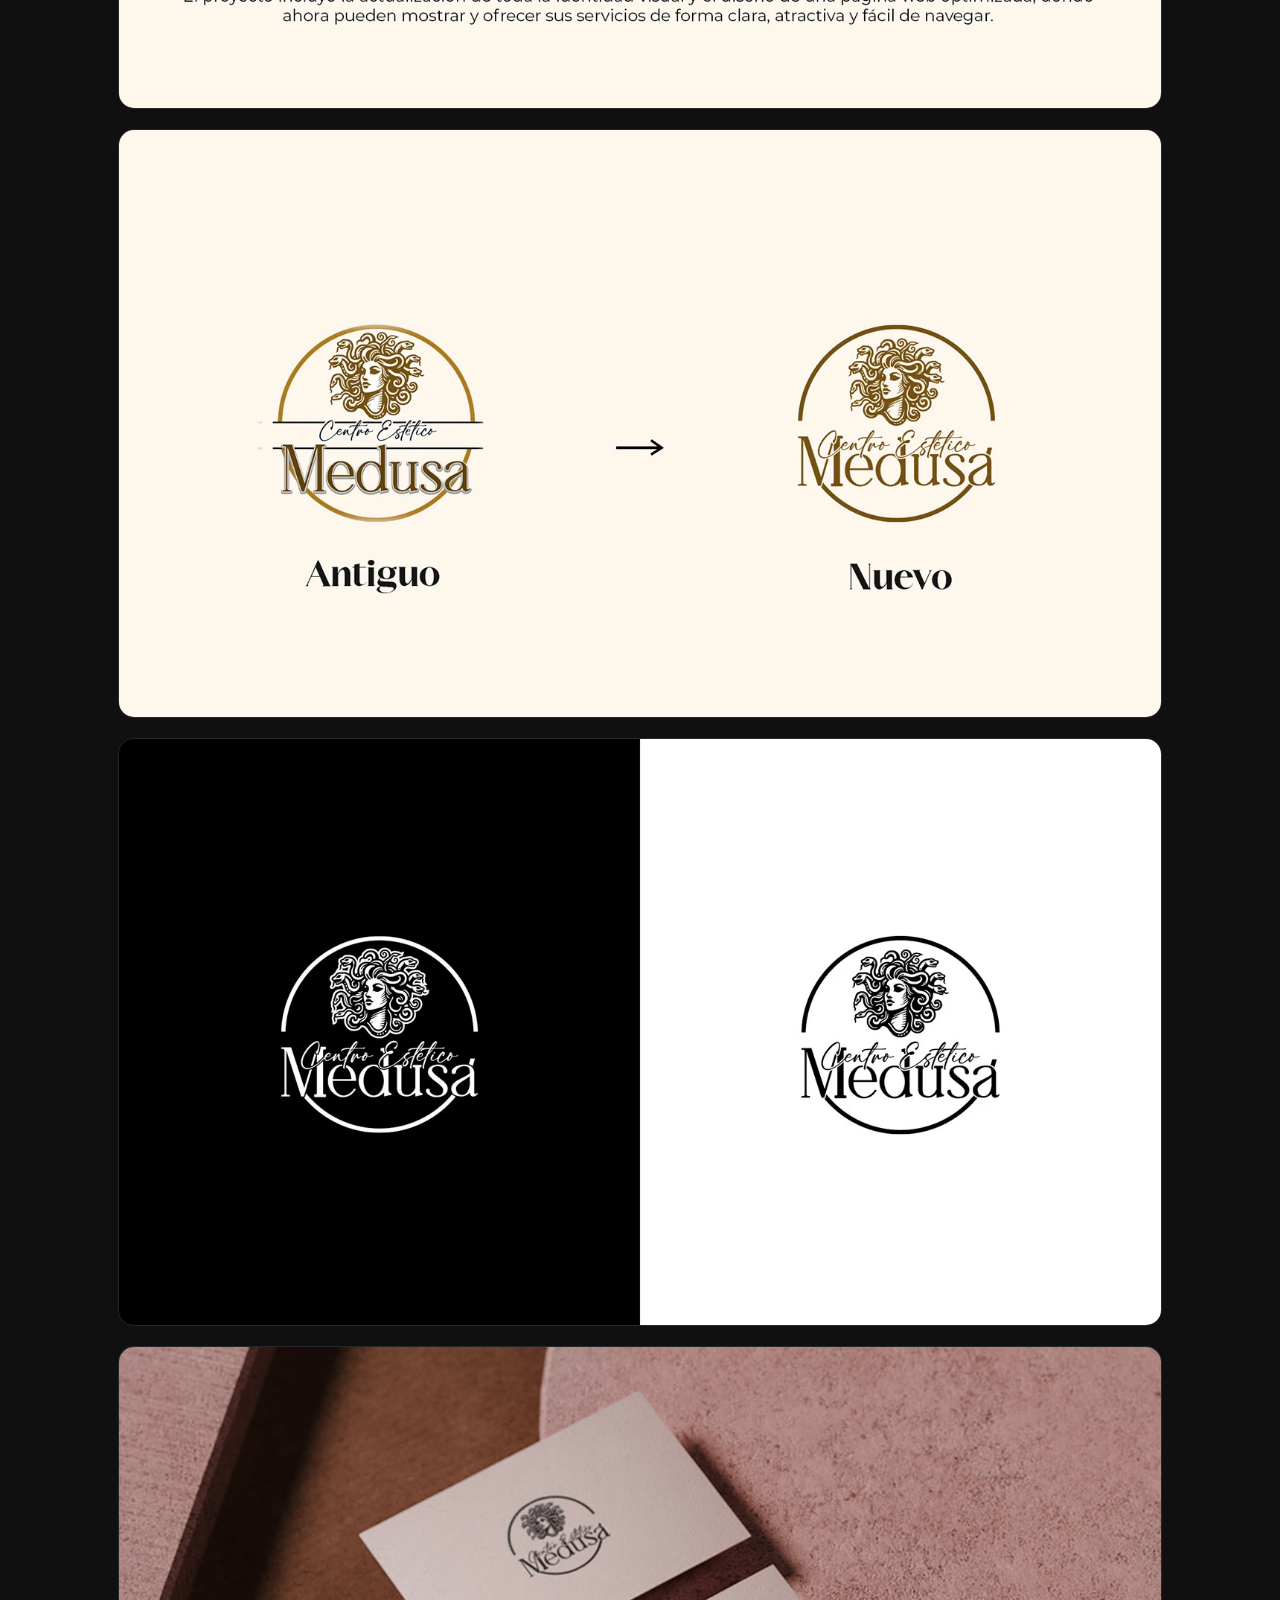
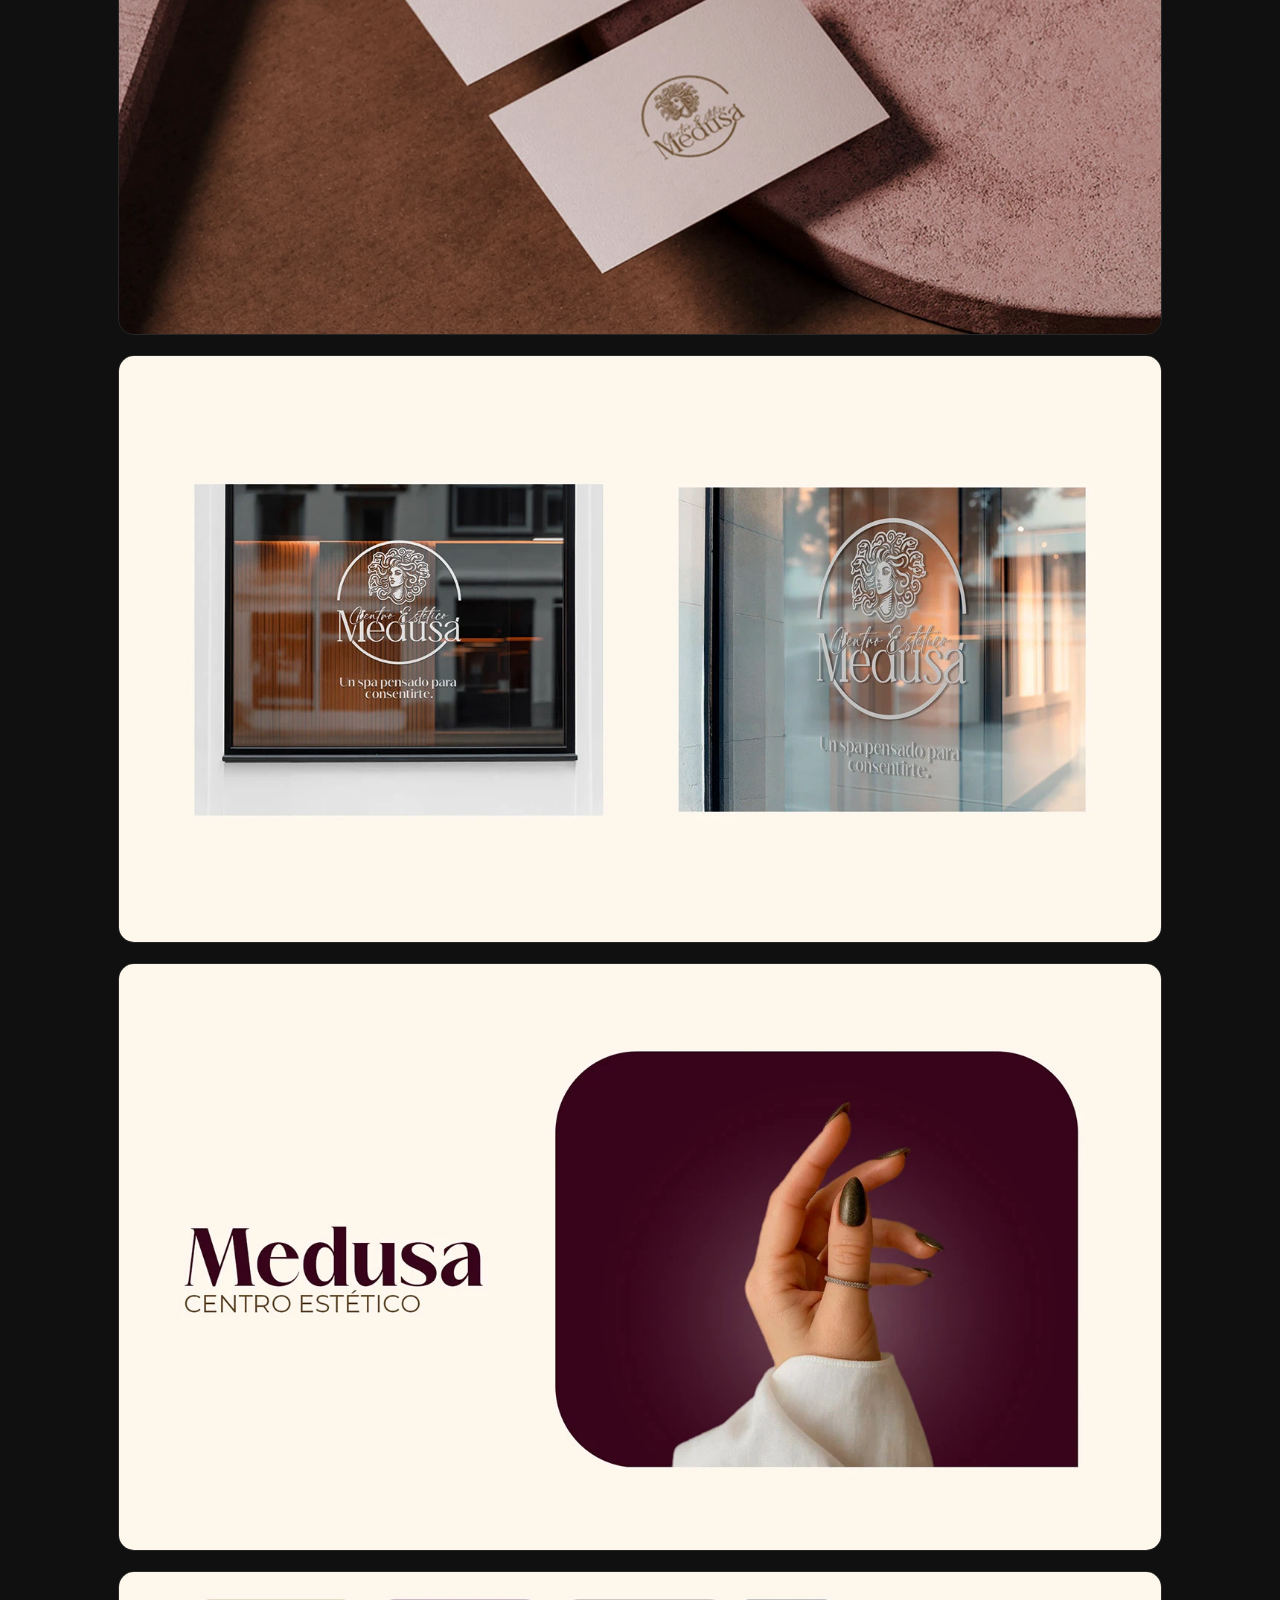
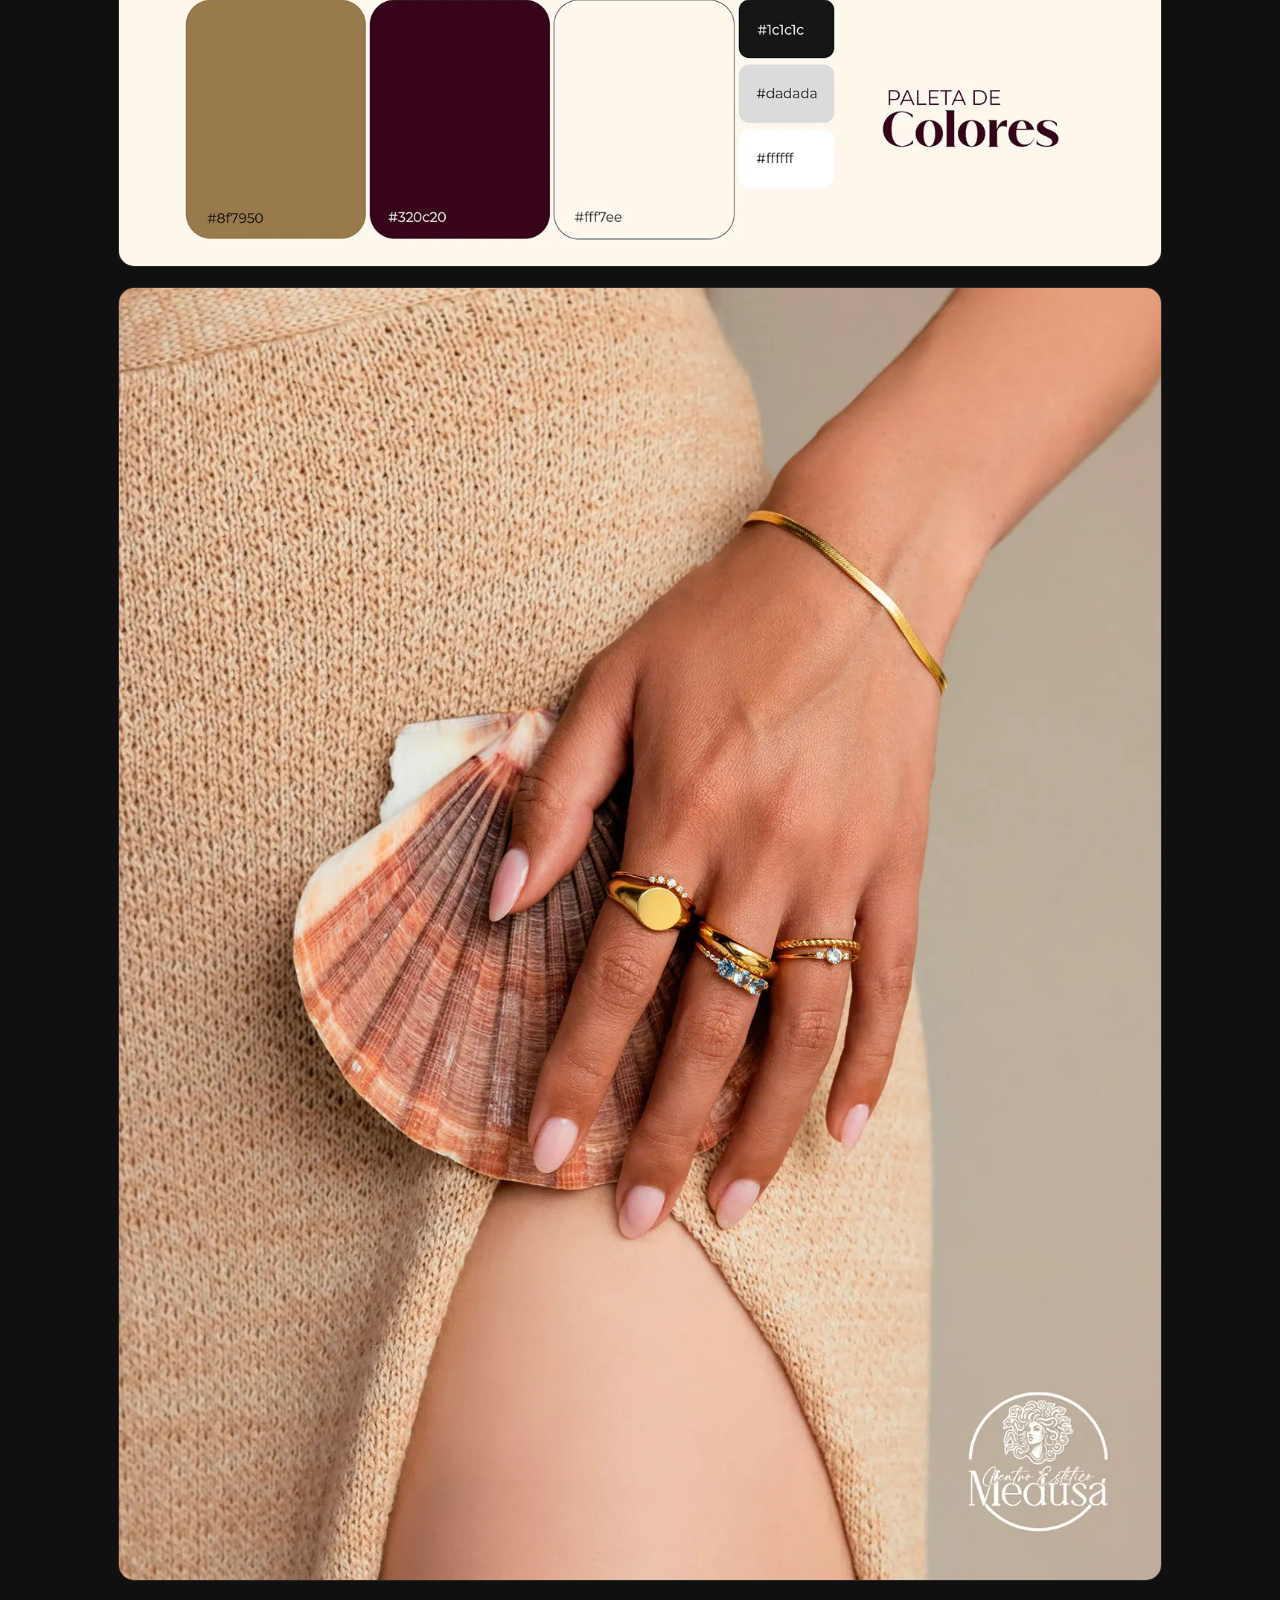
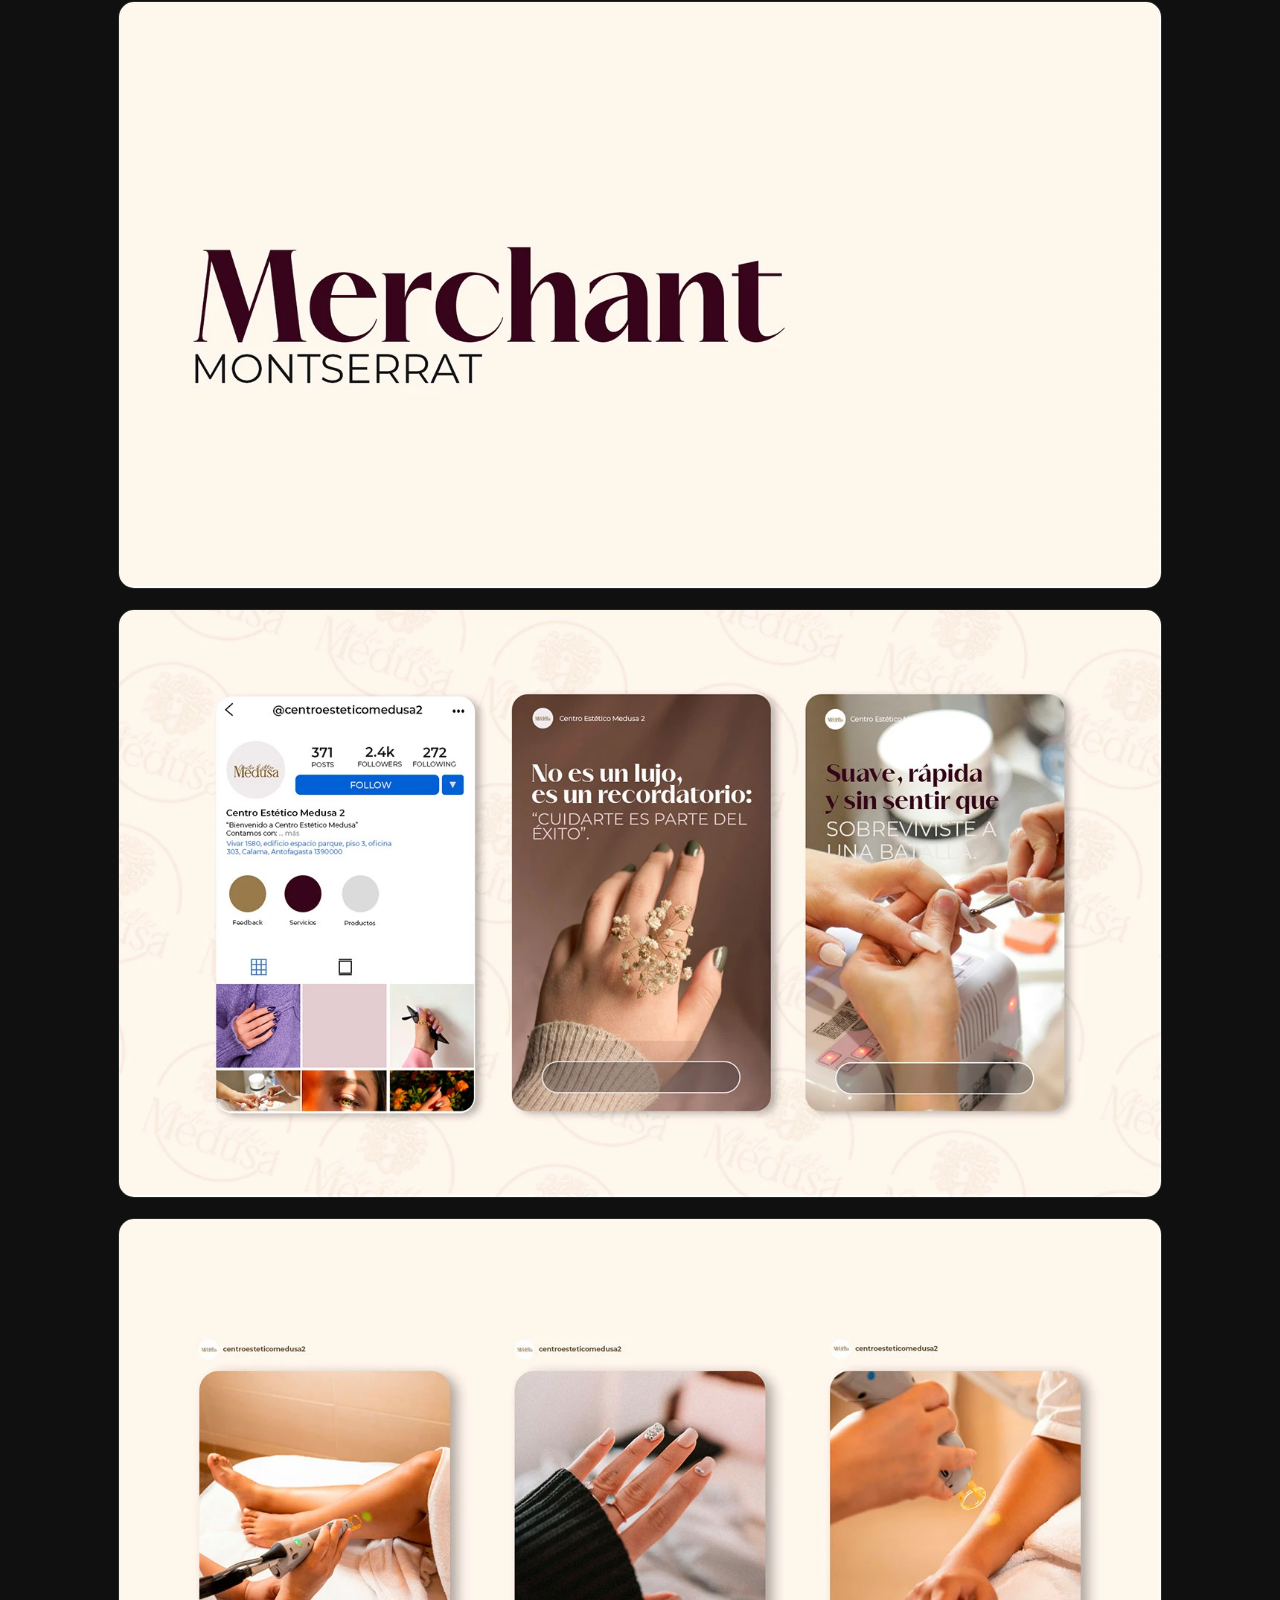
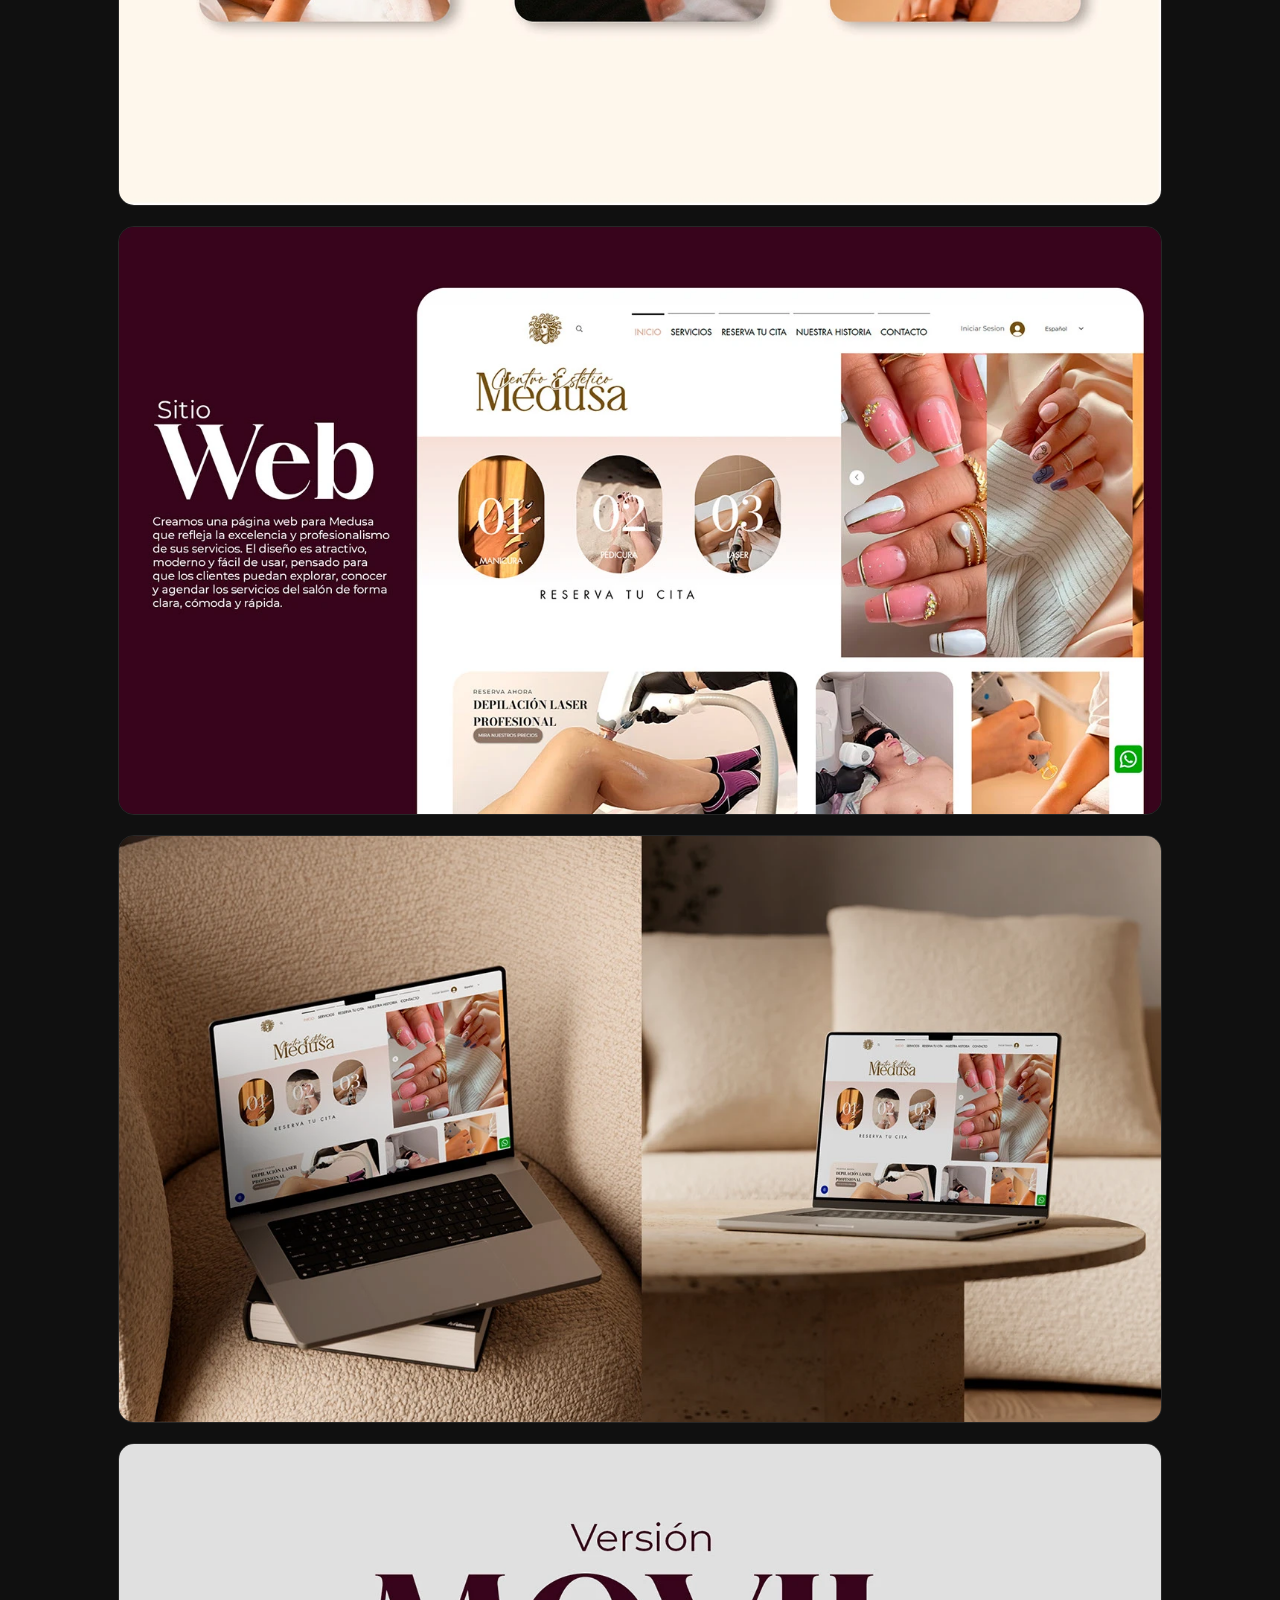
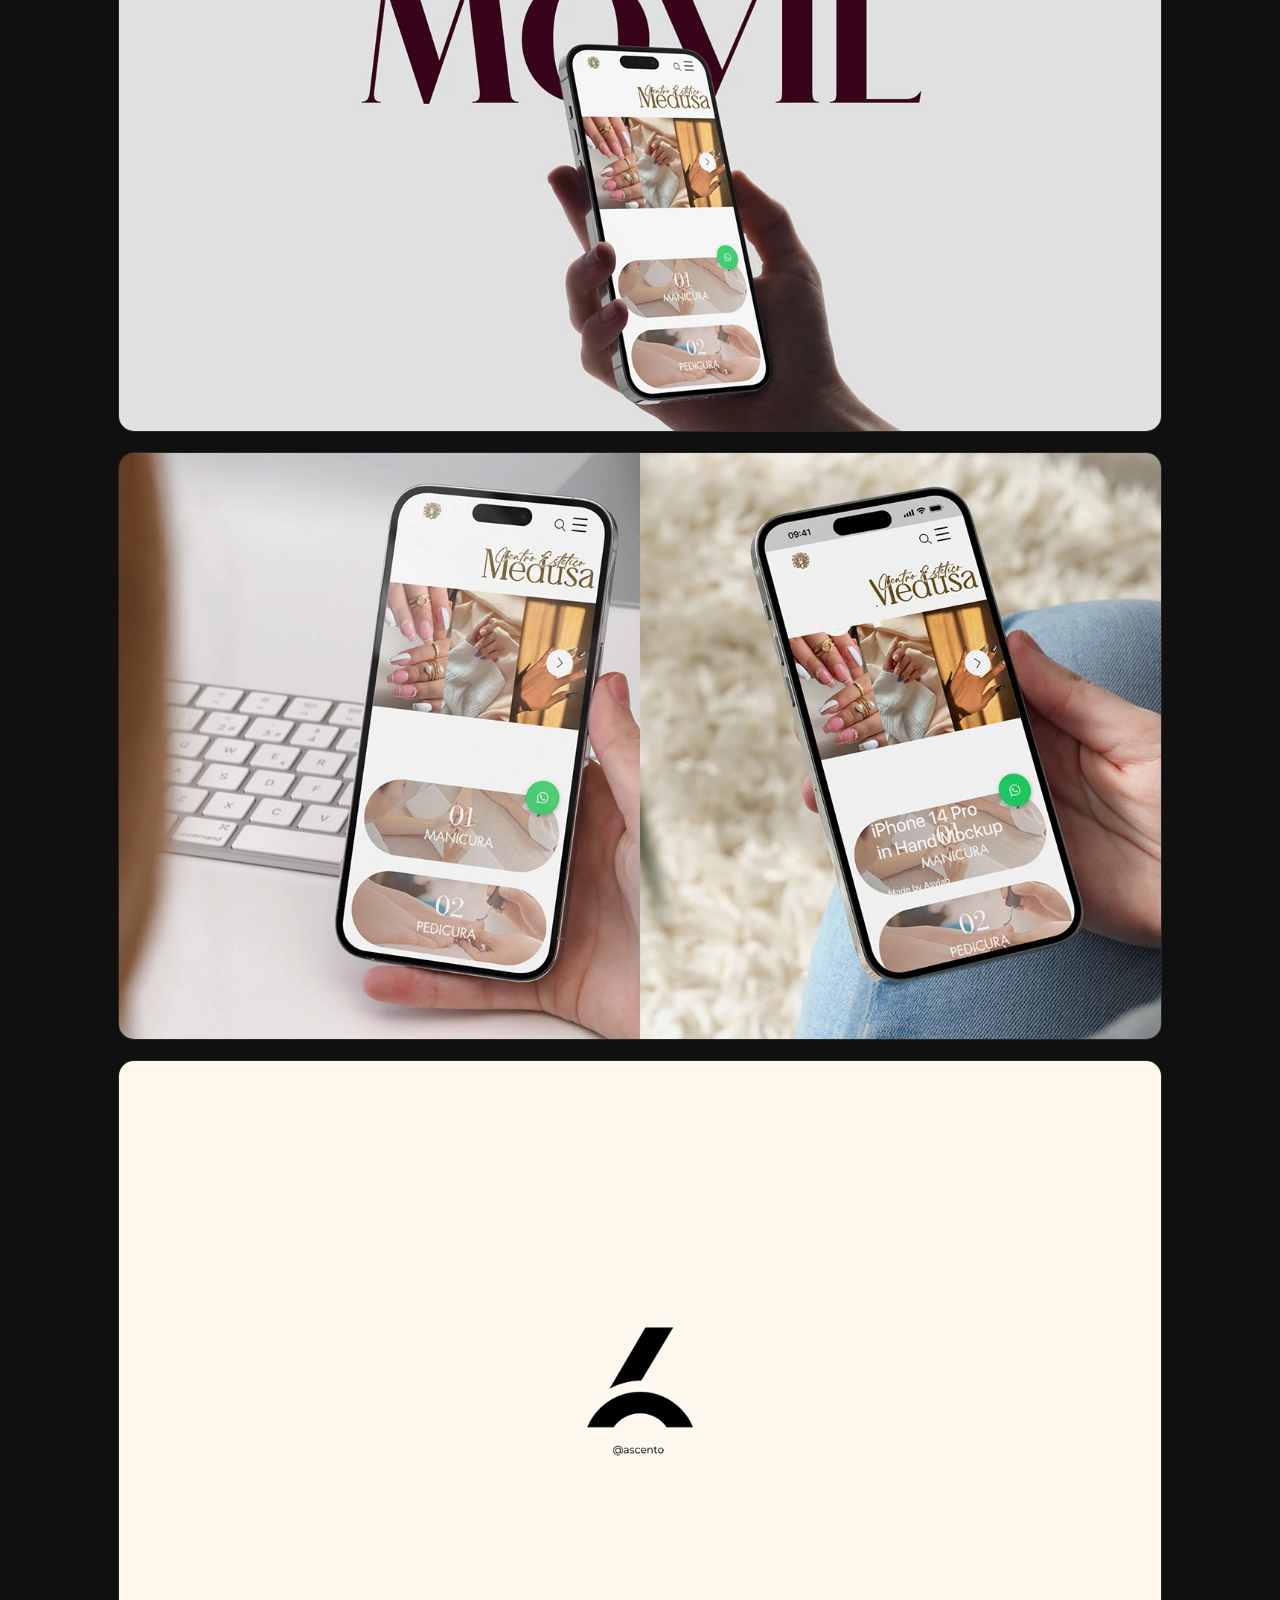
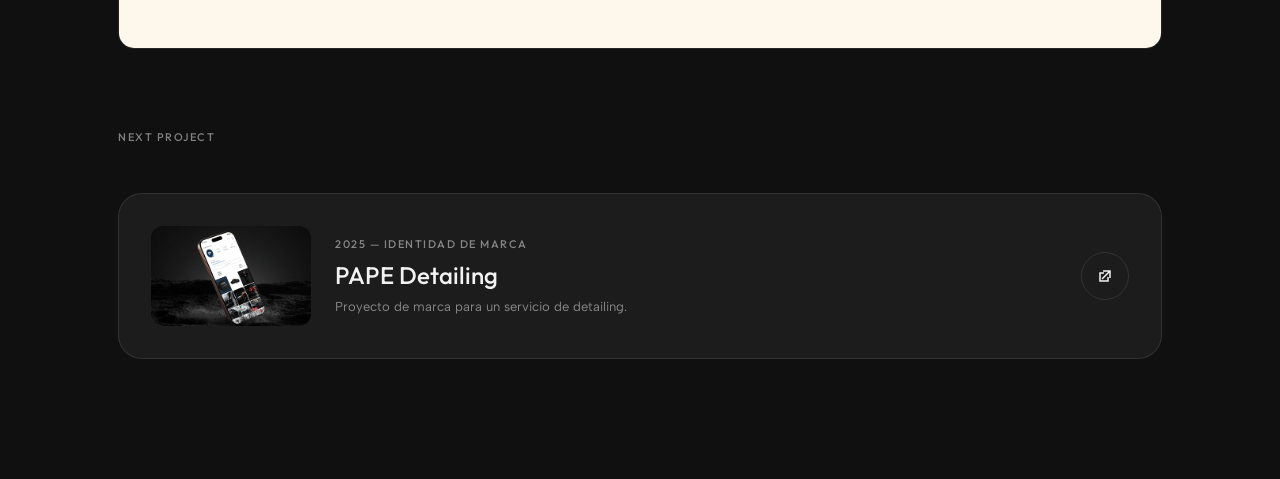
<file: project-medusa.html>
<!DOCTYPE html>
<html lang="es">
<head>
<meta charset="UTF-8">
<meta name="viewport" content="width=device-width, initial-scale=1.0">
<title>Centro Estético Medusa — Manuel Alonzo</title>
<!-- SEO / Open Graph -->
<meta name="description" content="Manual de marca para un centro estético: identidad, aplicaciones y lineamientos de uso.">
<link rel="canonical" href="https://manuel-alonzo-portfolio.vercel.app/project-medusa.html">
<meta property="og:type" content="article">
<meta property="og:title" content="Centro Estético Medusa — Manuel Alonzo">
<meta property="og:description" content="Manual de marca para un centro estético: identidad, aplicaciones y lineamientos de uso.">
<meta property="og:url" content="https://manuel-alonzo-portfolio.vercel.app/project-medusa.html">
<meta property="og:image" content="https://manuel-alonzo-portfolio.vercel.app/og-image.png">
<meta property="og:image:width" content="1200">
<meta property="og:image:height" content="630">
<meta property="og:locale" content="es_CO">
<meta name="twitter:card" content="summary_large_image">
<meta name="twitter:title" content="Centro Estético Medusa — Manuel Alonzo">
<meta name="twitter:description" content="Manual de marca para un centro estético: identidad, aplicaciones y lineamientos de uso.">
<meta name="twitter:image" content="https://manuel-alonzo-portfolio.vercel.app/og-image.png">

<link rel="preconnect" href="https://fonts.googleapis.com">
<link rel="preconnect" href="https://fonts.gstatic.com" crossorigin>
<link href="https://fonts.googleapis.com/css2?family=Albert+Sans:ital,wght@0,300;0,400;0,500;0,600;0,700;1,300&family=Outfit:wght@300;400;500;600;700&display=swap" rel="stylesheet">
<style>
:root{
  --background: #101010;
  --on-background: #f2f2f2;
  --muted: #f2f2f280;
  --border: #f2f2f21a;
  --card-bg: #f2f2f20d;
}
*{margin:0;padding:0;box-sizing:border-box}
html{scroll-behavior:smooth}
body{
  background-color:var(--background);
  color:var(--on-background);
  font-family:'Albert Sans',sans-serif;
  font-size:14px;
  line-height:1.5;
  -ms-overflow-style:none;
  scrollbar-width:none;
  overflow-x:hidden;
}
body::-webkit-scrollbar{display:none}
a{color:inherit;text-decoration:none}
img{max-width:100%;display:block}
button{font-family:inherit;cursor:pointer;border:none;background:none;color:inherit}

/* ===== NAV (oculto en proyecto) ===== */
.section-nav{display:none}

/* ===== BACK BUTTON (fixed top) ===== */
.section-back{
  z-index:9;
  background-image:linear-gradient(rgba(0,0,0,0.25),transparent);
  height:104px;
  padding:24px 48px 0;
  display:flex;
  justify-content:space-between;
  position:fixed;
  inset:0 0 auto 0;
}
.button-project-back{
  display:inline-flex;
  align-items:center;
  gap:8px;
  -webkit-backdrop-filter:blur(10px);
  backdrop-filter:blur(10px);
  background-color:#f2f2f226;
  border:1px solid #f2f2f20a;
  border-radius:100px;
  padding:10px 24px 10px 12px;
  font-family:'Outfit',sans-serif;
  font-size:14px;
  font-weight:500;
  color:var(--on-background);
  text-decoration:none;
  transition:all .4s;
  pointer-events:auto;
}
.button-project-back:hover{background-color:#f2f2f233;border-color:#f2f2f21a}
.button-project-back svg{transition:transform .3s}
.button-project-back:hover svg{transform:translateX(-2px)}
.icon-external{width:11px;height:11px;opacity:.7}
.section-back{
  z-index:9;
  background-image:linear-gradient(rgba(0,0,0,0.25),transparent);
  height:104px;
  padding:24px 48px 0;
  display:flex;
  justify-content:space-between;
  position:fixed;
  inset:0 0 auto 0;
}
.button-project-back{
  display:inline-flex;
  align-items:center;
  gap:8px;
  -webkit-backdrop-filter:blur(10px);
  backdrop-filter:blur(10px);
  background-color:#f2f2f226;
  border:1px solid #f2f2f20a;
  border-radius:100px;
  padding:10px 24px 10px 12px;
  font-family:'Outfit',sans-serif;
  font-size:14px;
  font-weight:500;
  color:var(--on-background);
  text-decoration:none;
  transition:all .4s;
  pointer-events:auto;
}
.button-project-back:hover{background-color:#f2f2f233;border-color:#f2f2f21a}
.button-project-back svg{transition:transform .3s}
.button-project-back:hover svg{transform:translateX(-2px)}
.nav-bar{
  display:flex;
  justify-content:space-between;
  align-items:center;
  height:56px;
  pointer-events:none;
}
.nav-left,.nav-right{flex:1;display:flex;align-items:center}
.nav-right{justify-content:flex-end}
.logo-block{
  display:flex;
  align-items:center;
  gap:12px;
  pointer-events:auto;
  cursor:pointer;
}
.logomark{
  height:36px;
  width:32px;
  background:var(--on-background);
  mask:url("data:image/svg+xml;utf8,<svg xmlns='http://www.w3.org/2000/svg' viewBox='0 0 32 40'><path d='M4 4h24v8H12v8h12v8H12v8H4z' fill='black'/></svg>") center/contain no-repeat;
  -webkit-mask:url("data:image/svg+xml;utf8,<svg xmlns='http://www.w3.org/2000/svg' viewBox='0 0 32 40'><path d='M4 4h24v8H12v8h12v8H12v8H4z' fill='black'/></svg>") center/contain no-repeat;
}
.logo-text{display:flex;flex-direction:column;justify-content:center;margin-top:1px}
.text-logo{
  font-family:'Outfit',sans-serif;
  font-size:20px;
  font-weight:500;
  line-height:20px;
}
.text-underlogo{
  color:var(--muted);
  font-family:'Outfit',sans-serif;
  font-size:12px;
  line-height:12px;
  margin-top:4px;
}
/* nav-pill-wrapper, nav-indicator y nav-pill eliminados del proyecto */

/* ===== BACK BUTTON (fixed top) ===== */
.section-back{
  z-index:9;
  background-image:linear-gradient(rgba(0,0,0,0.25),transparent);
  height:104px;
  padding:24px 48px 0;
  display:flex;
  justify-content:space-between;
  position:fixed;
  inset:0 0 auto 0;
}
.button-project-back{
  display:inline-flex;
  align-items:center;
  gap:8px;
  -webkit-backdrop-filter:blur(10px);
  backdrop-filter:blur(10px);
  background-color:#f2f2f226;
  border:1px solid #f2f2f20a;
  border-radius:100px;
  padding:10px 24px 10px 12px;
  font-family:'Outfit',sans-serif;
  font-size:14px;
  font-weight:500;
  color:var(--on-background);
  text-decoration:none;
  transition:all .4s;
  pointer-events:auto;
}
.button-project-back:hover{background-color:#f2f2f233;border-color:#f2f2f21a}
.button-project-back svg{transition:transform .3s}
.button-project-back:hover svg{transform:translateX(-2px)}

/* ===== BANNER (top) ===== */
.section-banner{
  padding:140px 48px 80px;
  display:flex;
  justify-content:center;
  position:relative;
  overflow:hidden;
}
.banner-bg-gradient{
  position:absolute;
  inset:140px 24px auto 24px;
  height:50%;
  background:linear-gradient(to right,transparent 5%,var(--on-background) 50%,transparent 95%);
  opacity:.5;
  filter:blur(120px);
  border-radius:2000px;
  z-index:0;
}
.banner-bg-stadiabt{background:radial-gradient(circle farthest-side at 50% 0,#00639b80,transparent)}
.banner-bg-spotlight{background:radial-gradient(circle farthest-side at 50% 0,#0890fb66,transparent 60%),radial-gradient(circle farthest-side at 50% 0,#9e05d666,transparent)}
.banner-bg-thn{background:radial-gradient(circle farthest-side at 50% 0,#fff3,transparent)}
.banner-bg-rbc{background:radial-gradient(circle farthest-side at 50% 0,#006ac399,transparent)}
.banner-bg-renova{background:radial-gradient(circle farthest-side at 50% 0,#2d5a3d80,transparent)}
.banner-bg-basico{background:radial-gradient(circle farthest-side at 50% 0,#d9b46f66,transparent 58%),radial-gradient(circle farthest-side at 50% 0,#6f4a2f4d,transparent)}
.banner-bg-leven{background:radial-gradient(circle farthest-side at 50% 0,#7c5cff66,transparent 60%),radial-gradient(circle farthest-side at 50% 0,#00d4ff4d,transparent)}
.banner-bg-medusa{background:radial-gradient(circle farthest-side at 50% 0,#a88f724d,transparent 60%),radial-gradient(circle farthest-side at 50% 0,#57463233,transparent)}
.banner-bg-pape{background:radial-gradient(circle farthest-side at 50% 0,#2bd4c466,transparent 58%),radial-gradient(circle farthest-side at 50% 0,#1f7a6e4d,transparent)}
.banner-bg-instagram{background:radial-gradient(circle farthest-side at 50% 0,#e1306c66,transparent 60%),radial-gradient(circle farthest-side at 50% 0,#833ab466,transparent)}
.banner-bg-catalogo{background:radial-gradient(circle farthest-side at 50% 0,#ff6b3566,transparent)}
.banner-bg-spot{background:radial-gradient(circle farthest-side at 50% 0,#7c3aed66,transparent)}
.banner-bg-brand{background:radial-gradient(circle farthest-side at 50% 0,#0890fb66,transparent)}

.container-banner{
  z-index:3;
  display:flex;
  flex-direction:column;
  gap:32px;
  align-items:stretch;
  width:1044px;
  max-width:100%;
  position:relative;
}
.project-title-hero{
  display:flex;
  flex-direction:column;
  gap:16px;
  align-items:center;
  text-align:center;
}
.text-projectpage-year{
  opacity:.5;
  color:var(--on-background);
  font-family:'Outfit',sans-serif;
  font-size:18px;
  font-weight:400;
}
.text-projectpage-title{
  font-family:'Outfit',sans-serif;
  font-size:64px;
  font-weight:500;
  line-height:1.1;
  letter-spacing:-1.5px;
  background-image:linear-gradient(to bottom,var(--on-background) 50%,transparent);
  -webkit-text-fill-color:transparent;
  -webkit-background-clip:text;
  background-clip:text;
}
.text-projectpage-subtitle{
  font-family:'Outfit',sans-serif;
  font-size:20px;
  font-weight:400;
  color:var(--muted);
  max-width:680px;
  text-align:center;
}
.project-banner-image{
  margin-top:24px;
  border-radius:16px;
  overflow:hidden;
  border:1px solid var(--border);
  background:linear-gradient(135deg,#2a2a2a,#1a1a1a);
  aspect-ratio:16/9;
}
.project-banner-image img{
  width:100%;
  height:100%;
  object-fit:cover;
}
.project-fade{
  position:absolute;
  inset:auto 0 0 0;
  height:240px;
  background-image:linear-gradient(to bottom,transparent,var(--background));
  z-index:2;
}

/* ===== OVERVIEW ===== */
.section-overview{
  padding:104px 48px;
  display:flex;
  flex-direction:column;
  gap:64px;
  align-items:center;
}
.container-overview{
  display:grid;
  grid-template-columns:1fr 1fr;
  gap:48px;
  width:1044px;
  max-width:100%;
}
.overview-left,.overview-right{
  display:flex;
  flex-direction:column;
  gap:40px;
}
.overview-text-wrapper{display:flex;flex-direction:column;gap:8px}
.text-overview-overline{
  font-family:'Outfit',sans-serif;
  font-size:14px;
  font-weight:500;
  line-height:18px;
  letter-spacing:.2px;
}
.text-projectpage-body{
  font-family:'Albert Sans',sans-serif;
  font-size:18px;
  line-height:1.6;
  opacity:.85;
  padding-right:24px;
}
.text-callout{
  font-family:'Outfit',sans-serif;
  font-size:24px;
  font-weight:500;
  line-height:140%;
  letter-spacing:.2px;
}
.text-projectpage-overline{
  color:#f2f2f266;
  font-family:'Outfit',sans-serif;
  font-size:11px;
  font-weight:500;
  letter-spacing:1.5px;
  margin-top:1px;
  line-height:19px;
  text-transform:uppercase;
}
.project-link-pill{
  display:inline-flex;
  align-items:center;
  width:max-content;
  border:1px solid var(--border);
  border-radius:999px;
  background-color:#f2f2f20d;
  padding:10px 14px;
  color:var(--on-background);
  font-family:'Outfit',sans-serif;
  font-size:13px;
  transition:border-color .25s,background-color .25s;
}
.project-link-pill:hover{border-color:#f2f2f240;background-color:#f2f2f21a}
.project-tags{
  display:flex;
  flex-wrap:wrap;
  gap:8px;
  margin-top:18px;
}
.project-tag{
  border:1px solid var(--border);
  border-radius:999px;
  color:var(--muted);
  padding:8px 10px;
  font-family:'Outfit',sans-serif;
  font-size:12px;
  line-height:1;
}

/* ===== CALLOUTS (Challenge/Discovery/Success) ===== */
.section-general{
  display:flex;
  flex-direction:column;
  gap:48px;
  width:1044px;
  max-width:100%;
}
.container-callouts{
  display:grid;
  grid-template-columns:repeat(3,1fr);
  gap:24px;
}
.callout-block{
  display:flex;
  flex-direction:column;
  gap:16px;
  border:1px solid var(--border);
  border-radius:24px;
  padding:32px 40px 40px;
  position:relative;
  overflow:hidden;
  background-image:radial-gradient(circle at 50% 0,#64d2ff0d,transparent 70%);
}
.callout-block.challenge{background-image:radial-gradient(circle at 50% 0,#ffd60a0d,transparent 70%)}
.callout-block.discovery{background-image:radial-gradient(circle at 50% 0,#63e6e20d,transparent 70%)}
.callout-block.success{background-image:radial-gradient(circle at 50% 0,#30d1580d,transparent 70%)}
.callout-block::before{
  content:'';
  position:absolute;
  inset:0 0 auto 0;
  height:1px;
  background-image:linear-gradient(to right,transparent 5%,#ffd60a99 50%,transparent 95%);
}
.callout-block.discovery::before{background-image:linear-gradient(to right,transparent 10%,#63e6e2 50%,transparent 85%)}
.callout-block.success::before{background-image:linear-gradient(to right,transparent 10%,#30d158 50%,transparent 90%)}
.callout-block .overline{display:flex;align-items:center;gap:8px}
.callout-block .overline-dot{
  width:6px;height:6px;border-radius:50%;
  background:#ffd60a;box-shadow:0 0 8px #ffd60a80;
}
.callout-block.discovery .overline-dot{background:#63e6e2;box-shadow:0 0 8px #63e6e280}
.callout-block.success .overline-dot{background:#30d158;box-shadow:0 0 8px #30d15880}
.callout-title{
  font-family:'Outfit',sans-serif;
  font-size:20px;
  font-weight:500;
  line-height:1.3;
}
.callout-text{
  font-size:15px;
  line-height:1.6;
  opacity:.8;
}

/* ===== GALLERY ===== */
.gallery-block{
  display:flex;
  flex-direction:column;
  gap:20px;
  padding:0 48px;
  align-items:center;
}
.gallery-grid{
  display:grid;
  grid-template-columns:1fr 1fr;
  gap:20px;
  width:1044px;
  max-width:100%;
}
.gallery-item{
  border-radius:16px;
  overflow:hidden;
  border:1px solid var(--border);
  background:linear-gradient(135deg,#2a2a2a,#1a1a1a);
  aspect-ratio:4/3;
}
.gallery-item img{width:100%;height:100%;object-fit:cover}
.gallery-item.full-width{grid-column:1/-1;aspect-ratio:16/9}
.gallery-item.case-board{
  grid-column:1/-1;
  aspect-ratio:auto;
  background:#efe6d8;
}
.gallery-item.case-board img{
  height:auto;
  object-fit:contain;
}
.gallery-note-card{
  grid-column:1/-1;
  display:grid;
  grid-template-columns:1fr 1.2fr;
  gap:24px;
  border:1px solid var(--border);
  border-radius:20px;
  background-color:var(--card-bg);
  padding:28px;
}
.gallery-note-title{
  font-family:'Outfit',sans-serif;
  font-size:22px;
  font-weight:500;
  line-height:1.2;
}
.gallery-note-copy{
  color:var(--muted);
  font-size:15px;
  line-height:1.6;
}

/* ===== NEXT PROJECT (footer-like) ===== */
.section-next-project{
  padding:80px 48px 120px;
  display:flex;
  justify-content:center;
}
.container-next-project{
  width:1044px;
  max-width:100%;
  display:flex;
  flex-direction:column;
  gap:48px;
  align-items:flex-start;
  position:relative;
}
.text-next-overline{
  color:var(--muted);
  font-family:'Outfit',sans-serif;
  font-size:11px;
  font-weight:500;
  letter-spacing:1.5px;
  text-transform:uppercase;
}
.next-project-card{
  display:flex;
  align-items:center;
  gap:24px;
  width:100%;
  padding:32px;
  border-radius:24px;
  background-color:var(--card-bg);
  border:1px solid var(--border);
  transition:all .3s;
  text-decoration:none;
}
.next-project-card:hover{border-color:#f2f2f240;transform:translateY(-4px)}
.next-project-image{
  width:160px;
  height:100px;
  border-radius:12px;
  overflow:hidden;
  flex-shrink:0;
  background:linear-gradient(135deg,#2a2a2a,#1a1a1a);
}
.next-project-image img{width:100%;height:100%;object-fit:cover}
.next-project-info{flex:1;display:flex;flex-direction:column;gap:4px}
.next-project-info .title{
  font-family:'Outfit',sans-serif;
  font-size:24px;
  font-weight:500;
}
.next-project-info .meta{font-size:13px;color:var(--muted)}
.next-project-arrow{
  width:48px;
  height:48px;
  border-radius:50%;
  border:1px solid var(--border);
  display:flex;
  align-items:center;
  justify-content:center;
  transition:all .3s;
}
.next-project-card:hover .next-project-arrow{background:var(--on-background);color:#101}

/* ===== RESPONSIVE ===== */
@media(max-width:991px){
  .section-nav{padding:16px 24px 0}

  .section-back{padding:16px 24px 0;height:80px}
  .section-banner{padding:120px 24px 60px}
  .text-projectpage-title{font-size:36px;letter-spacing:-1px}
  .text-projectpage-subtitle{font-size:16px}
  .section-overview{padding:60px 24px}
  .container-overview{grid-template-columns:1fr;gap:32px}
  .container-callouts{grid-template-columns:1fr}
  .gallery-block{padding:0 24px}
  .gallery-grid{grid-template-columns:1fr}
  .gallery-note-card{grid-template-columns:1fr;padding:22px}
  .section-next-project{padding:60px 24px 80px}
  .next-project-card{flex-direction:column;align-items:flex-start;padding:20px}
  .next-project-image{width:100%;height:160px}
  .text-projectpage-body{font-size:16px;padding-right:0}
}
</style>
<link rel="icon" href="favicon.svg" type="image/svg+xml">
<style id="manuel-proj-fixes">
/* Botón All work más pequeño */
.section-back{height:74px;padding:18px 32px 0}
.button-project-back{padding:8px 18px 8px 10px;font-size:13px}
.button-project-back svg{width:12px;height:12px}
@media(max-width:991px){.section-back{height:60px;padding:14px 20px 0}}
/* Galería full-width (leven/medusa muestran detalles grandes, sin recorte) */
.gallery-item.fw{grid-column:1/-1;aspect-ratio:auto;background:transparent;border:1px solid var(--border);border-radius:16px;overflow:hidden}
.gallery-item.fw img{height:auto;object-fit:contain}
/* Lightbox: clic en cualquier imagen para verla en grande */
.gallery-item img,.project-banner-image img{cursor:zoom-in}
#lightbox{position:fixed;inset:0;background:rgba(8,8,8,.94);display:none;align-items:center;justify-content:center;z-index:1000;cursor:zoom-out;padding:28px;-webkit-backdrop-filter:blur(4px);backdrop-filter:blur(4px)}
#lightbox.open{display:flex}
#lightbox img{max-width:96%;max-height:96%;object-fit:contain;border-radius:8px;box-shadow:0 30px 80px rgba(0,0,0,.6)}
#lightbox .lb-close{position:fixed;top:22px;right:28px;color:#f2f2f2;font-family:'Outfit',sans-serif;font-size:34px;line-height:1;opacity:.85}
</style>
<style id="manuel-mobile-title-fix">
@media (max-width:991px){
  .text-projectpage-title{ color:var(--on-background) !important; -webkit-text-fill-color:var(--on-background) !important; background:none !important; }
}
</style>
</head>
<body>

<div class="section-back">
  <a class="button-project-back" href="index.html">
    <svg width="14" height="14" viewBox="0 0 16 16" fill="none" stroke="currentColor" stroke-width="1.5"><path d="M10 13l-5-5 5-5"/></svg>
    <span>All work</span>
  </a>
</div>

<!-- ===== BANNER ===== -->
<section class="section-banner banner-bg-medusa">
  <div class="banner-bg-gradient"></div>
  <div class="container-banner">
    <div class="project-title-hero">
      <div class="text-projectpage-year">2025 — Manual de marca</div>
      <h1 class="text-projectpage-title">Centro Estético Medusa</h1>
      <p class="text-projectpage-subtitle">Manual de marca para un centro estético: construcción de identidad, aplicaciones y lineamientos de uso.</p>
    </div>
    <div class="project-banner-image">
      <img src="portfolio-assets/medusa-cover.jpg" alt="Centro Estético Medusa">
    </div>
  </div>
  <div class="project-fade"></div>
</section>

<!-- ===== OVERVIEW ===== -->
<section class="section-overview">
  <div class="container-overview">
    <div class="overview-left">
      <div class="overview-text-wrapper">
        <div class="text-projectpage-overline">Rol</div>
        <p class="text-callout">Diseño gráfico, identidad visual y manual de marca</p>
      </div>
      <div class="overview-text-wrapper">
        <div class="text-projectpage-overline">Año</div>
        <p class="text-body" style="font-size:18px">2025</p>
      </div>
      <div class="overview-text-wrapper">
        <div class="text-projectpage-overline">Contexto</div>
        <p class="text-body" style="font-size:18px">Proyecto publicado en Behance</p>
      </div>
      <div class="overview-text-wrapper">
        <div class="text-projectpage-overline">Herramientas</div>
        <p class="text-body" style="font-size:18px">Adobe Photoshop + Adobe Illustrator</p>
      </div>
      <div class="overview-text-wrapper">
        <div class="text-projectpage-overline">Proyecto original</div>
        <a class="project-link-pill" href="https://www.behance.net/gallery/235896741/Centro-Esttico-Medusa-Manual-de-Marca" target="_blank" rel="noopener">Ver en Behance</a>
      </div>
    </div>
    <div class="overview-right">
      <div class="overview-text-wrapper">
        <div class="text-projectpage-overline">Overview</div>
        <p class="text-projectpage-body">Centro Estético Medusa es un proyecto de identidad y manual de marca para un centro de estética. El objetivo era construir una imagen cuidada, femenina y profesional que transmitiera confianza.</p>
        <p class="text-projectpage-body" style="margin-top:16px">El manual define logotipo, paleta, tipografía y aplicaciones, dejando reglas claras de uso para que la marca se mantenga consistente en cada pieza.</p>
        <div class="project-tags">
          <span class="project-tag">Brand identity</span>
          <span class="project-tag">Brand manual</span>
          <span class="project-tag">Beauty</span>
          <span class="project-tag">Visual identity</span>
        </div>
      </div>
    </div>
  </div>
</section>

<!-- ===== CALLOUTS (Challenge / Discovery / Success) ===== -->
<section class="section-overview">
  <div class="section-general">
    <div class="container-callouts">
      <div class="callout-block challenge">
        <div class="overline">
          <div class="overline-dot"></div>
          <div class="text-projectpage-overline" style="margin:0">Challenge</div>
        </div>
        <h3 class="callout-title">Transmitir cuidado y confianza</h3>
        <p class="callout-text">El reto era que la marca se sintiera estética y profesional a la vez, conectando con el público de un centro de belleza sin caer en lo genérico.</p>
      </div>
      <div class="callout-block discovery">
        <div class="overline">
          <div class="overline-dot"></div>
          <div class="text-projectpage-overline" style="margin:0">Discovery</div>
        </div>
        <h3 class="callout-title">Un manual con reglas claras</h3>
        <p class="callout-text">La solución fue documentar la identidad en un manual: usos correctos, paleta, tipografía y aplicaciones, para mantener coherencia en el tiempo.</p>
      </div>
      <div class="callout-block success">
        <div class="overline">
          <div class="overline-dot"></div>
          <div class="text-projectpage-overline" style="margin:0">Success</div>
        </div>
        <h3 class="callout-title">Marca consistente y aplicable</h3>
        <p class="callout-text">El resultado es una identidad ordenada y un manual que permite aplicar la marca en redes, papelería y espacio físico sin perder unidad.</p>
      </div>
    </div>
  </div>
</section>

<!-- ===== GALLERY ===== -->
<section class="gallery-block">
  <div class="section-general">
    <div class="gallery-grid">
      <div class="gallery-note-card">
        <div class="gallery-note-title">Proyecto completo</div>
        <p class="gallery-note-copy">Manual de marca completo: construcción de identidad, paleta, tipografía y aplicaciones del Centro Estético Medusa. Haz clic en cualquier imagen para verla en grande.</p>
      </div>
      <div class="gallery-item fw"><img src="portfolio-assets/medusa-s01.webp" alt="Centro Estético Medusa — diapositiva 1" loading="lazy"></div>
      <div class="gallery-item fw"><img src="portfolio-assets/medusa-s02.webp" alt="Centro Estético Medusa — diapositiva 2" loading="lazy"></div>
      <div class="gallery-item fw"><img src="portfolio-assets/medusa-s03.webp" alt="Centro Estético Medusa — diapositiva 3" loading="lazy"></div>
      <div class="gallery-item fw"><img src="portfolio-assets/medusa-s04.webp" alt="Centro Estético Medusa — diapositiva 4" loading="lazy"></div>
      <div class="gallery-item fw"><img src="portfolio-assets/medusa-s05.webp" alt="Centro Estético Medusa — diapositiva 5" loading="lazy"></div>
      <div class="gallery-item fw"><img src="portfolio-assets/medusa-s06.webp" alt="Centro Estético Medusa — diapositiva 6" loading="lazy"></div>
      <div class="gallery-item fw"><img src="portfolio-assets/medusa-s07.webp" alt="Centro Estético Medusa — diapositiva 7" loading="lazy"></div>
      <div class="gallery-item fw"><img src="portfolio-assets/medusa-s08.webp" alt="Centro Estético Medusa — diapositiva 8" loading="lazy"></div>
      <div class="gallery-item fw"><img src="portfolio-assets/medusa-s09.webp" alt="Centro Estético Medusa — diapositiva 9" loading="lazy"></div>
      <div class="gallery-item fw"><img src="portfolio-assets/medusa-s10.webp" alt="Centro Estético Medusa — diapositiva 10" loading="lazy"></div>
      <div class="gallery-item fw"><img src="portfolio-assets/medusa-s11.webp" alt="Centro Estético Medusa — diapositiva 11" loading="lazy"></div>
      <div class="gallery-item fw"><img src="portfolio-assets/medusa-s12.webp" alt="Centro Estético Medusa — diapositiva 12" loading="lazy"></div>
      <div class="gallery-item fw"><img src="portfolio-assets/medusa-s13.webp" alt="Centro Estético Medusa — diapositiva 13" loading="lazy"></div>
      <div class="gallery-item fw"><img src="portfolio-assets/medusa-s14.webp" alt="Centro Estético Medusa — diapositiva 14" loading="lazy"></div>
      <div class="gallery-item fw"><img src="portfolio-assets/medusa-s15.webp" alt="Centro Estético Medusa — diapositiva 15" loading="lazy"></div>
      <div class="gallery-item fw"><img src="portfolio-assets/medusa-s16.webp" alt="Centro Estético Medusa — diapositiva 16" loading="lazy"></div>
      <div class="gallery-item fw"><img src="portfolio-assets/medusa-s17.webp" alt="Centro Estético Medusa — diapositiva 17" loading="lazy"></div>
    </div>
  </div>
</section>

<!-- ===== NEXT PROJECT ===== -->
<section class="section-next-project">
  <div class="container-next-project">
    <div class="text-next-overline">Next project</div>
    <a class="next-project-card" href="project-pape.html">
      <div class="next-project-image">
        <img loading="lazy" decoding="async" src="portfolio-assets/pape-cover.webp" alt="PAPE Detailing">
      </div>
      <div class="next-project-info">
        <div class="text-next-overline">2025 — Identidad de marca</div>
        <div class="title">PAPE Detailing</div>
        <div class="meta">Proyecto de marca para un servicio de detailing.</div>
      </div>
      <div class="next-project-arrow">
        <svg width="16" height="16" viewBox="0 0 16 16" fill="none" stroke="currentColor" stroke-width="1.5"><path d="M6 3h7v7M13 3L5 11M11 9v4H3V5h4"/></svg>
      </div>
    </a>
  </div>
</section>

<div id="lightbox" aria-hidden="true"><span class="lb-close">&times;</span><img alt=""></div>
<script>
(function(){var lb=document.getElementById('lightbox'),im=lb.querySelector('img');
document.addEventListener('click',function(e){var g=e.target.closest('.gallery-item img,.project-banner-image img');if(g){im.src=g.currentSrc||g.src;im.alt=g.alt||'';lb.classList.add('open');return;}if(e.target.closest('#lightbox')){lb.classList.remove('open');}});
document.addEventListener('keydown',function(e){if(e.key==='Escape')lb.classList.remove('open');});})();
</script>
</body>
</html>
</file>
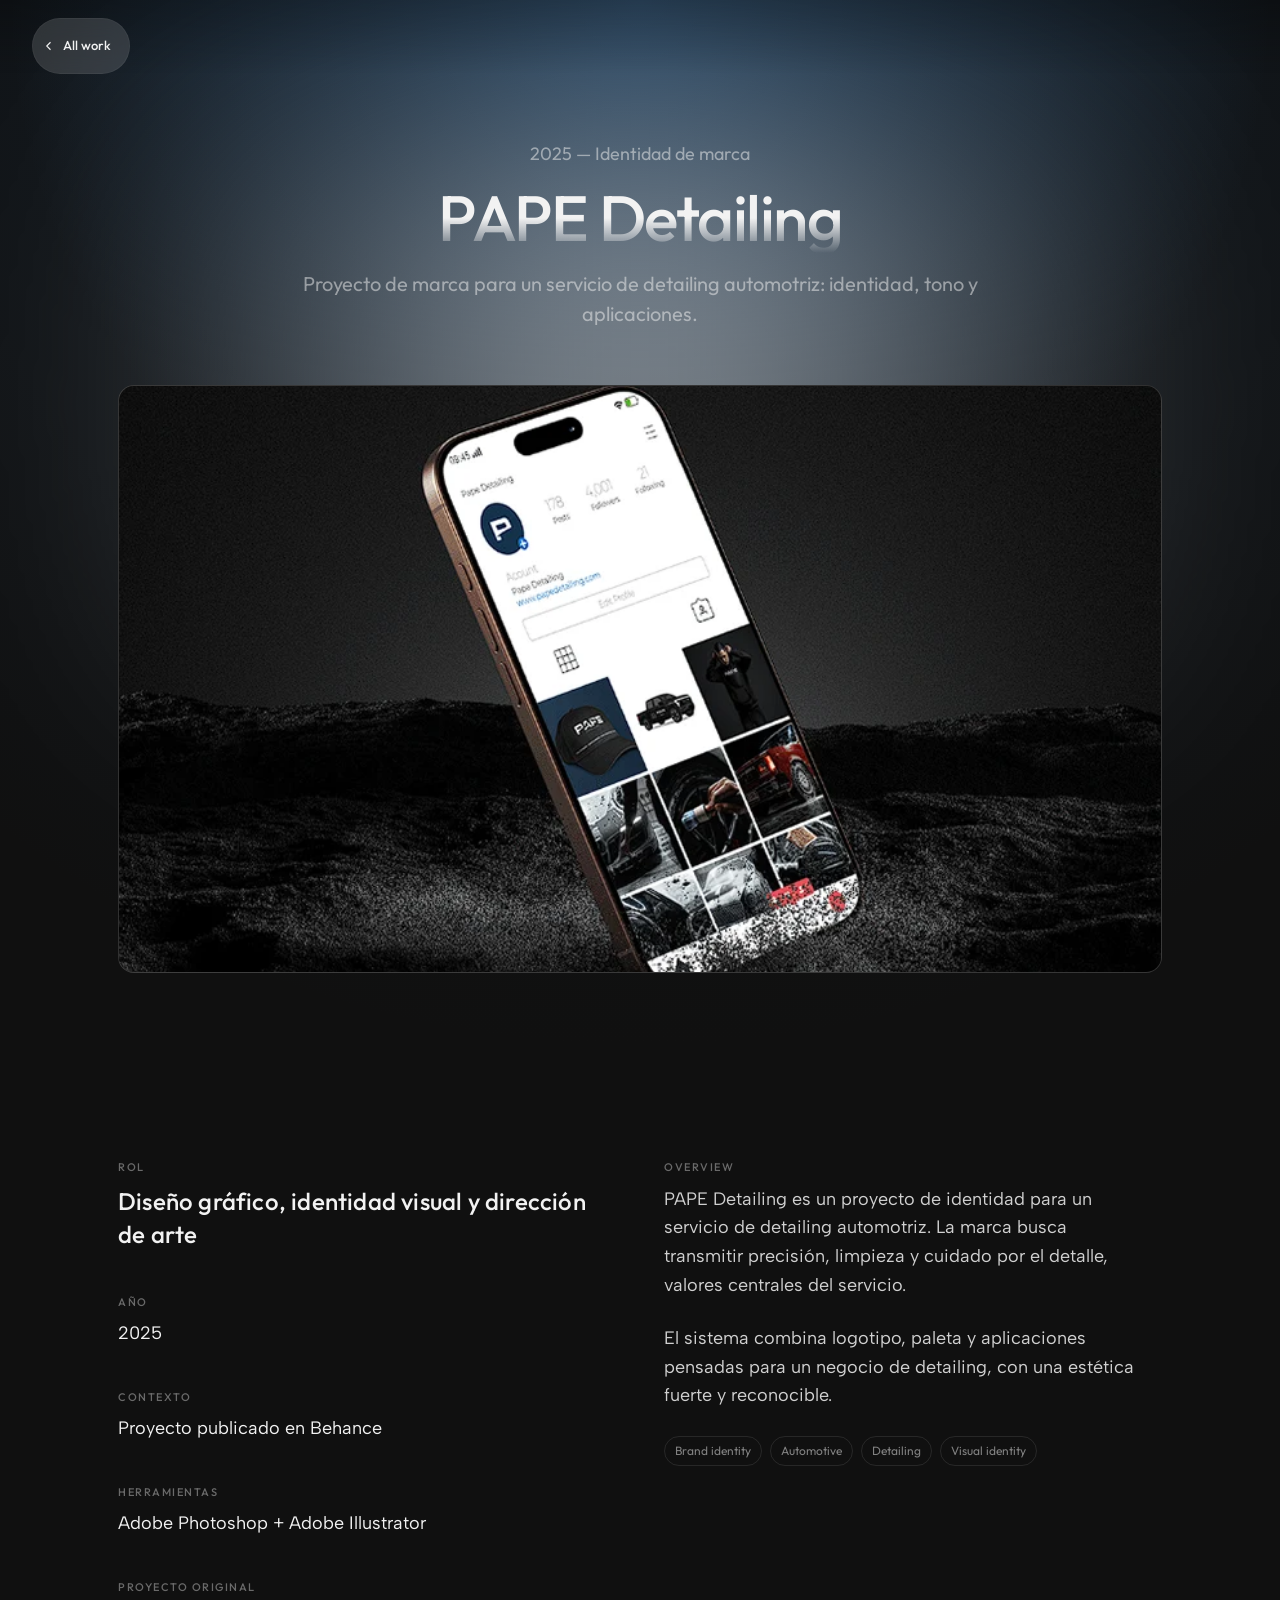
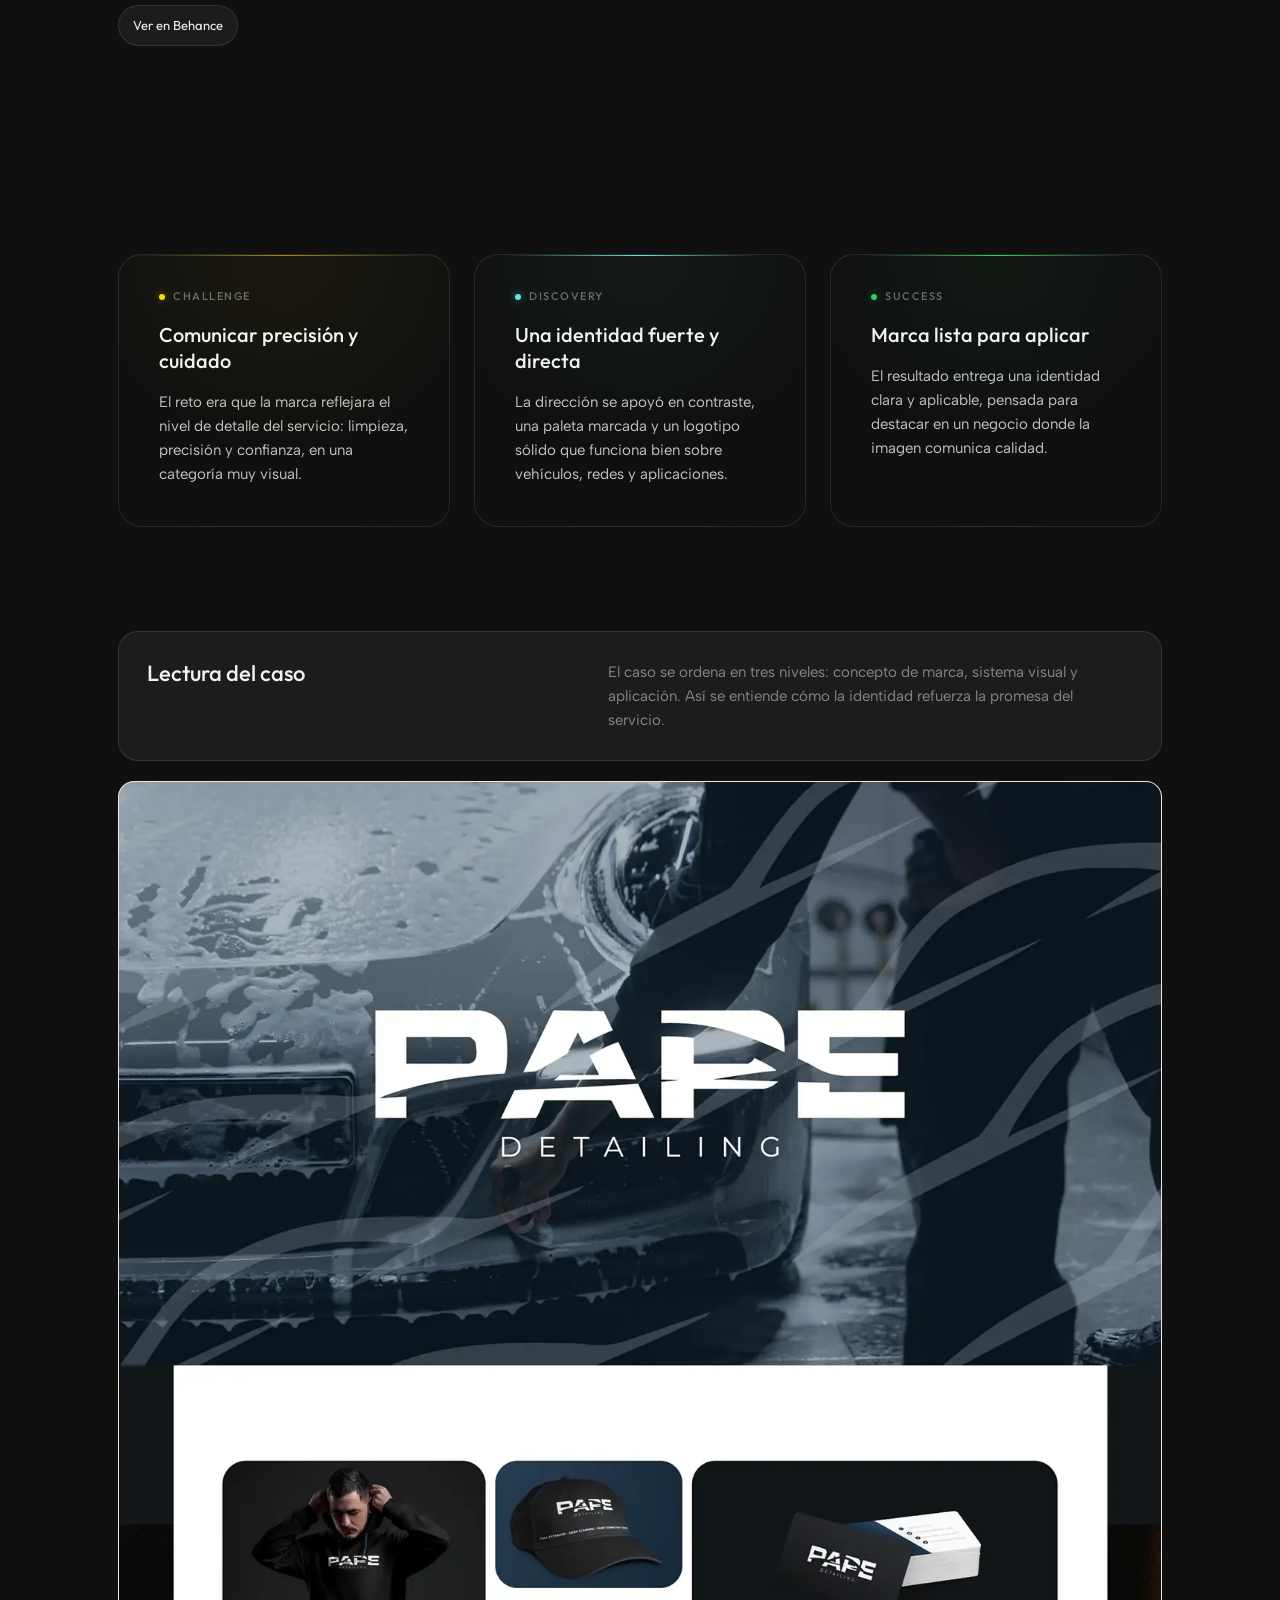
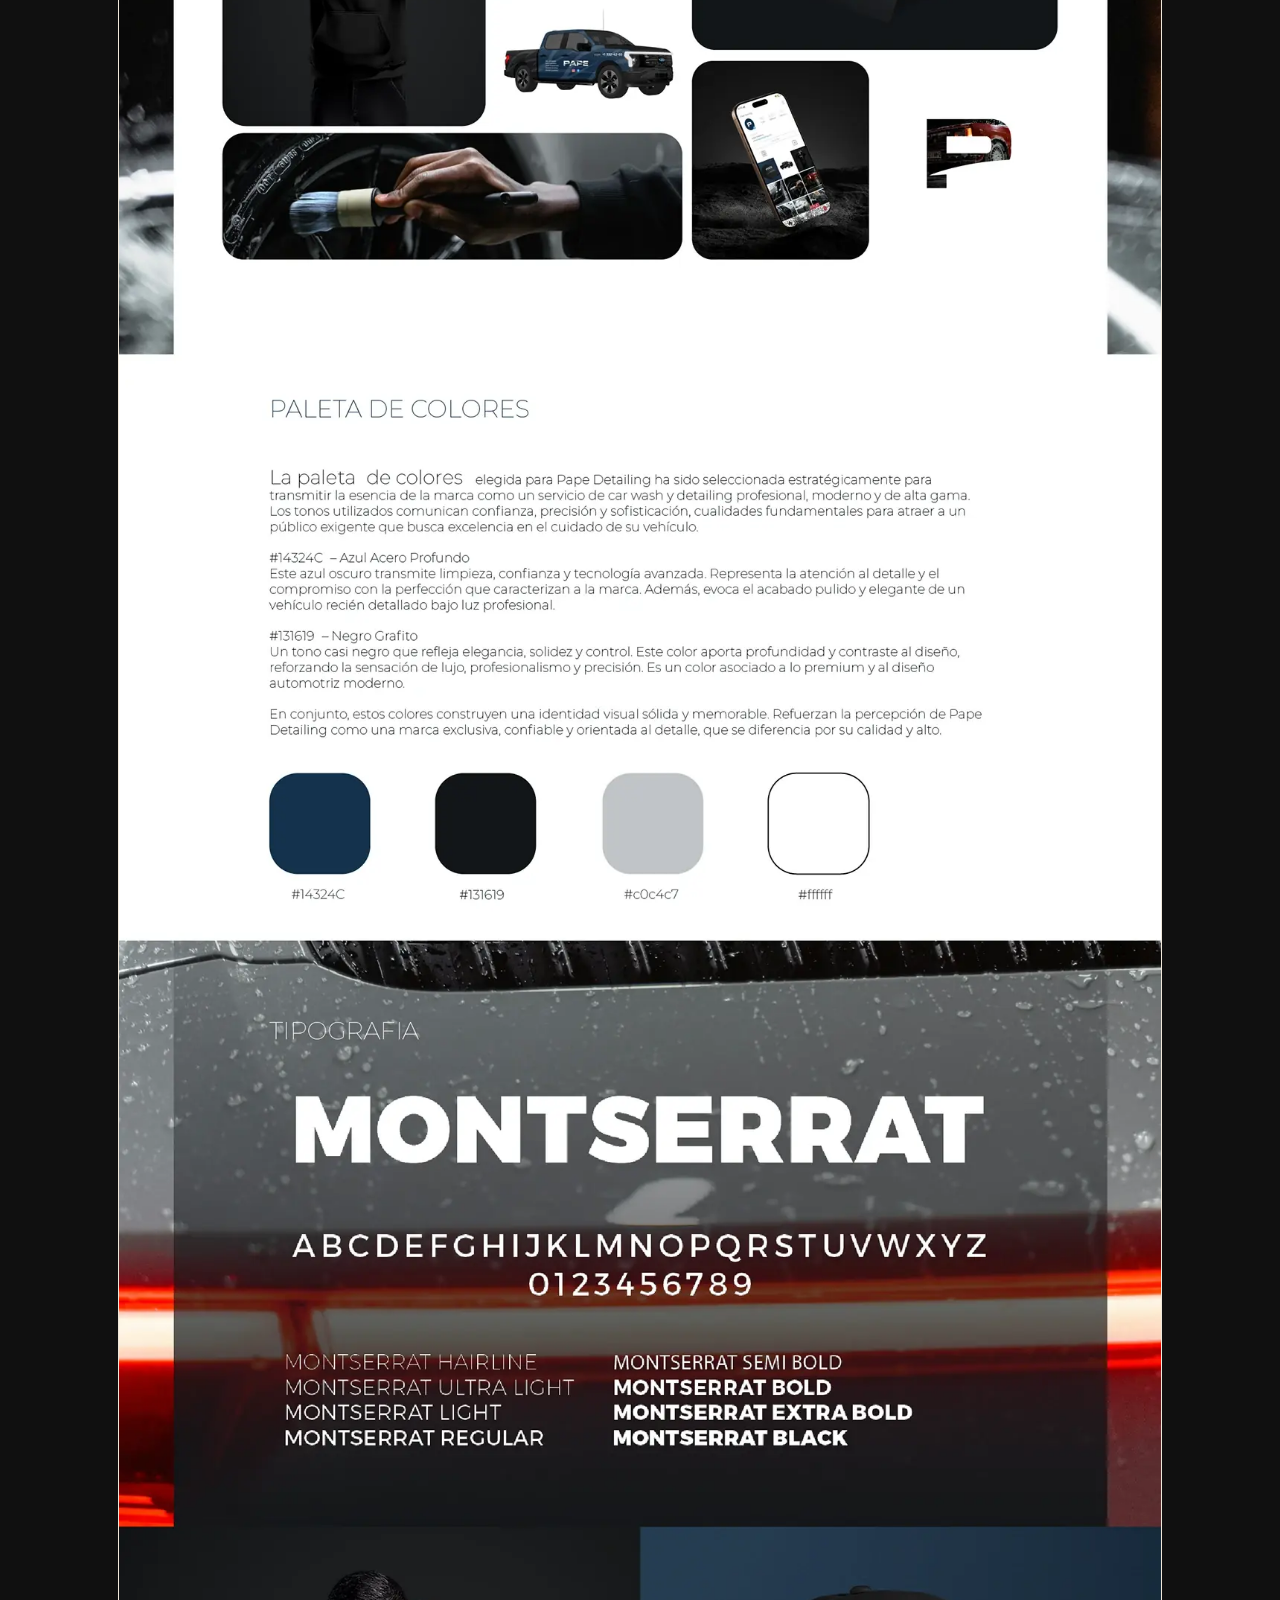
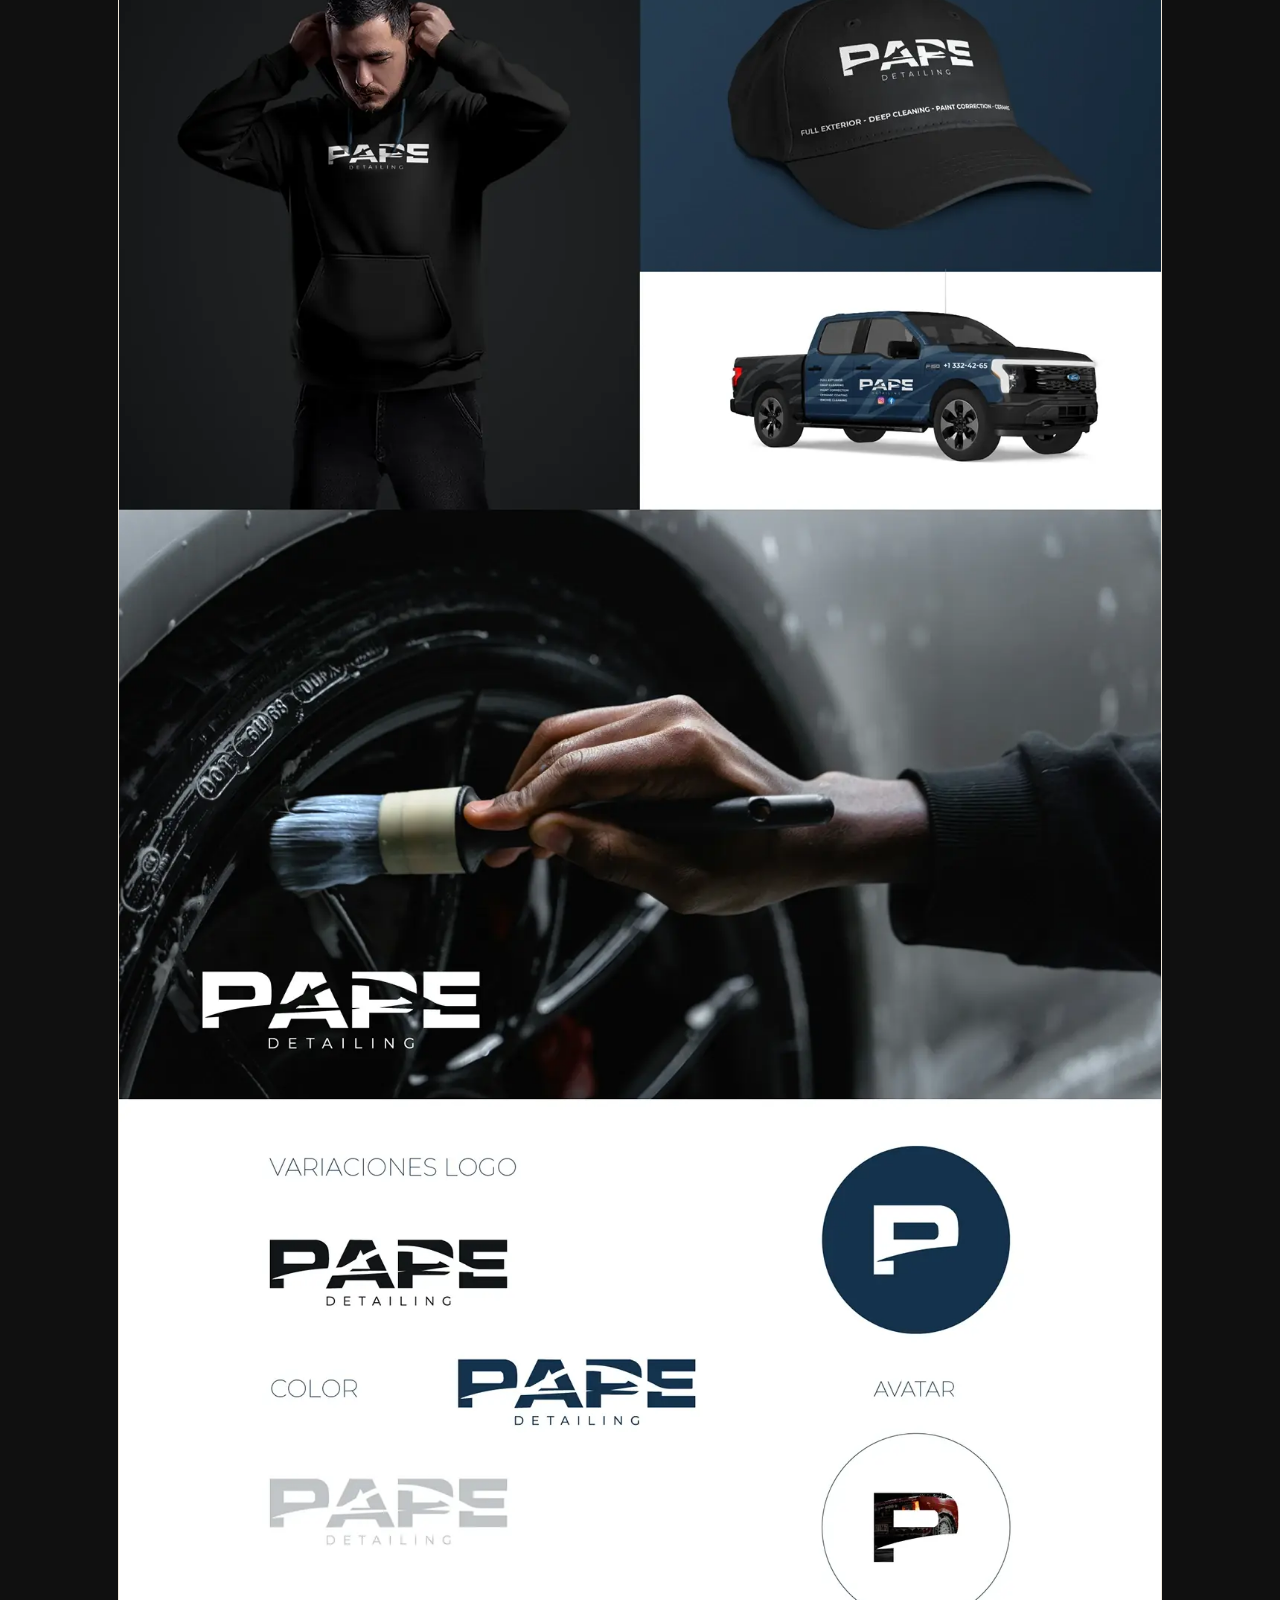
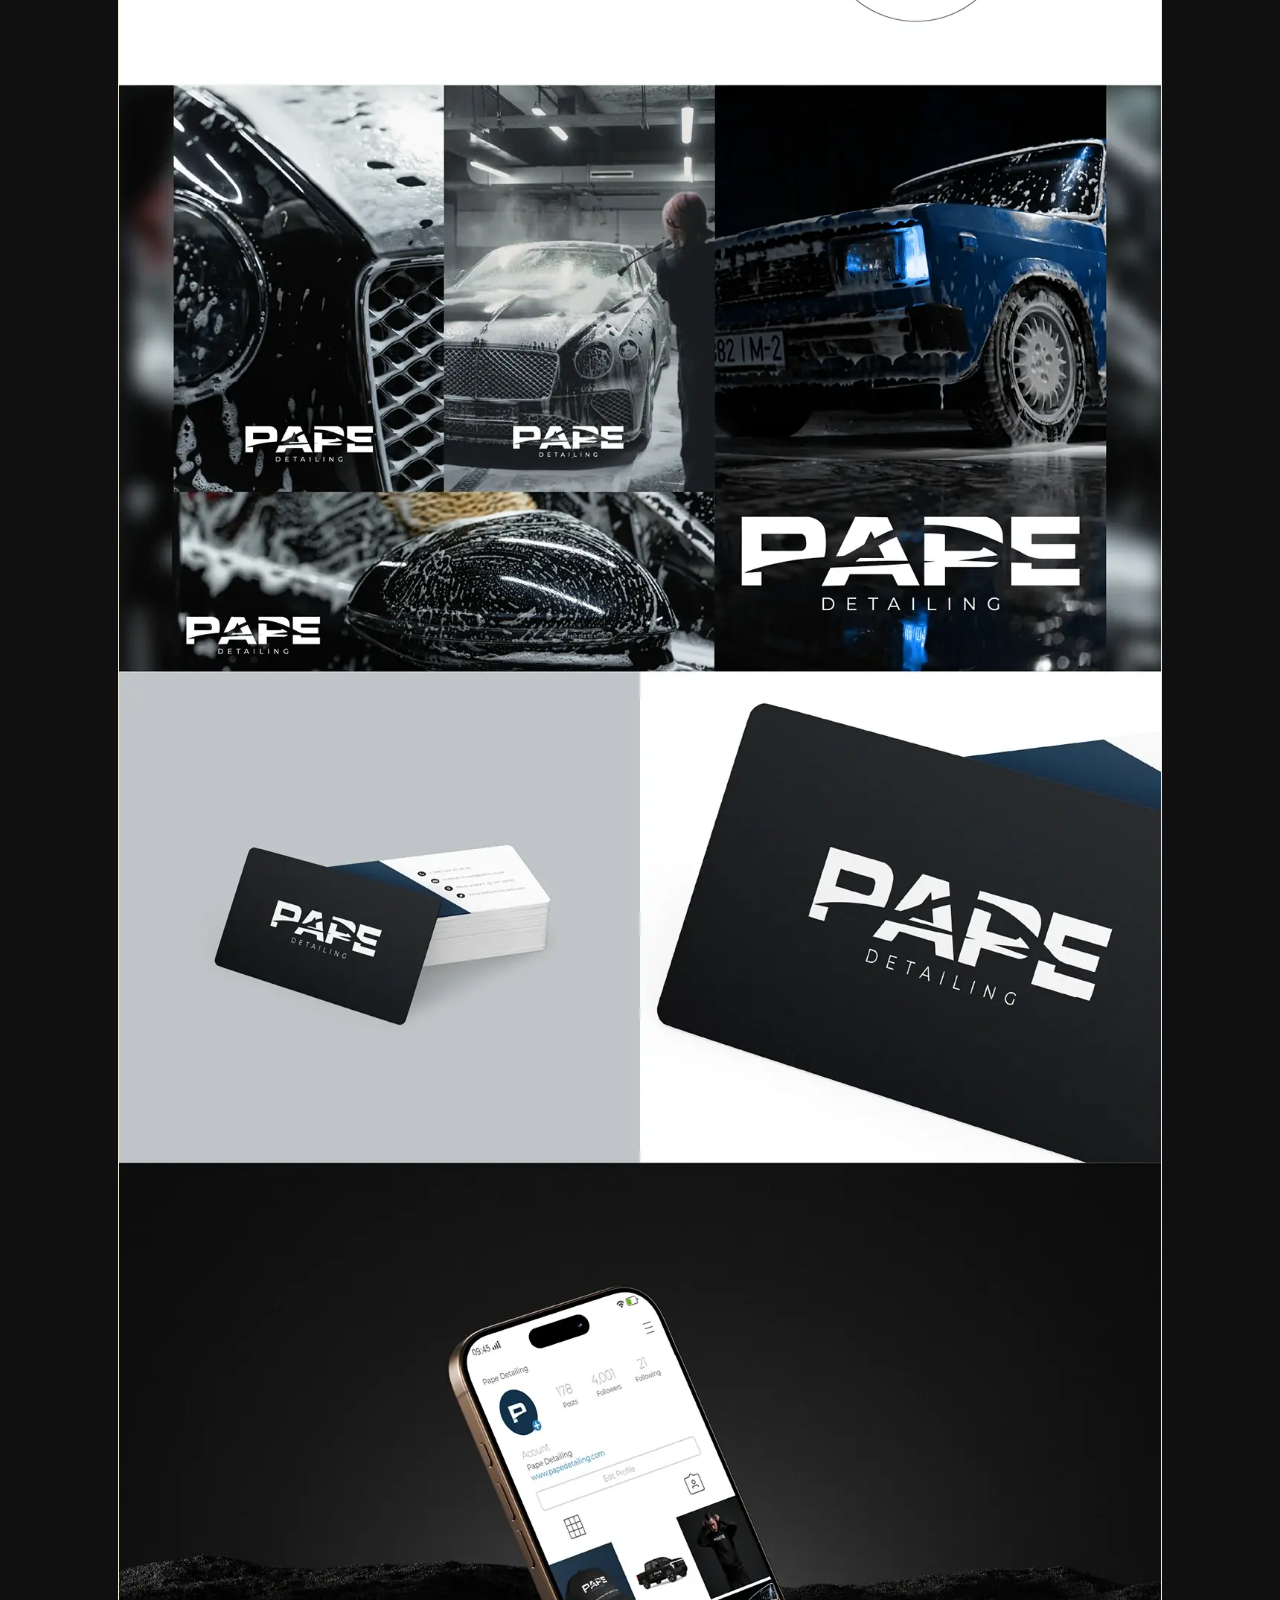
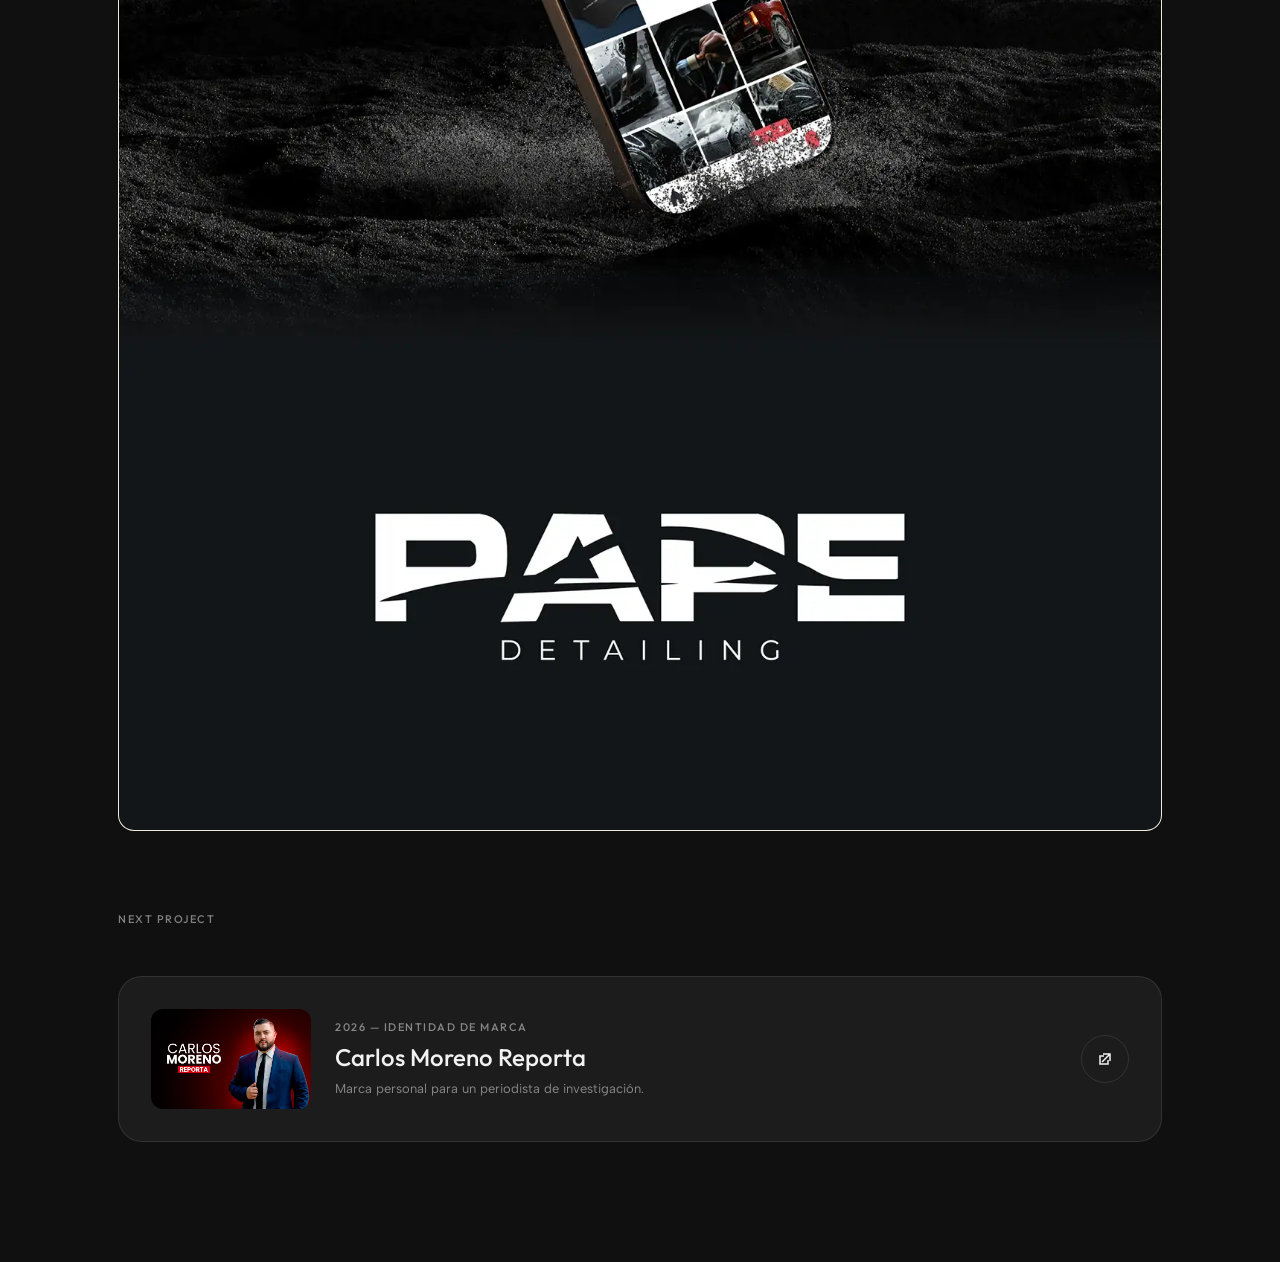
<file: project-pape.html>
<!DOCTYPE html>
<html lang="es">
<head>
<meta charset="UTF-8">
<meta name="viewport" content="width=device-width, initial-scale=1.0">
<title>PAPE Detailing — Manuel Alonzo</title>
<!-- SEO / Open Graph -->
<meta name="description" content="Proyecto de marca para un servicio de detailing automotriz: identidad, tono y aplicaciones.">
<link rel="canonical" href="https://manuel-alonzo-portfolio.vercel.app/project-pape.html">
<meta property="og:type" content="article">
<meta property="og:title" content="PAPE Detailing — Manuel Alonzo">
<meta property="og:description" content="Proyecto de marca para un servicio de detailing automotriz: identidad, tono y aplicaciones.">
<meta property="og:url" content="https://manuel-alonzo-portfolio.vercel.app/project-pape.html">
<meta property="og:image" content="https://manuel-alonzo-portfolio.vercel.app/og-image.png">
<meta property="og:image:width" content="1200">
<meta property="og:image:height" content="630">
<meta property="og:locale" content="es_CO">
<meta name="twitter:card" content="summary_large_image">
<meta name="twitter:title" content="PAPE Detailing — Manuel Alonzo">
<meta name="twitter:description" content="Proyecto de marca para un servicio de detailing automotriz: identidad, tono y aplicaciones.">
<meta name="twitter:image" content="https://manuel-alonzo-portfolio.vercel.app/og-image.png">

<link rel="preconnect" href="https://fonts.googleapis.com">
<link rel="preconnect" href="https://fonts.gstatic.com" crossorigin>
<link href="https://fonts.googleapis.com/css2?family=Albert+Sans:ital,wght@0,300;0,400;0,500;0,600;0,700;1,300&family=Outfit:wght@300;400;500;600;700&display=swap" rel="stylesheet">
<style>
:root{
  --background: #101010;
  --on-background: #f2f2f2;
  --muted: #f2f2f280;
  --border: #f2f2f21a;
  --card-bg: #f2f2f20d;
}
*{margin:0;padding:0;box-sizing:border-box}
html{scroll-behavior:smooth}
body{
  background-color:var(--background);
  color:var(--on-background);
  font-family:'Albert Sans',sans-serif;
  font-size:14px;
  line-height:1.5;
  -ms-overflow-style:none;
  scrollbar-width:none;
  overflow-x:hidden;
}
body::-webkit-scrollbar{display:none}
a{color:inherit;text-decoration:none}
img{max-width:100%;display:block}
button{font-family:inherit;cursor:pointer;border:none;background:none;color:inherit}

/* ===== NAV (oculto en proyecto) ===== */
.section-nav{display:none}

/* ===== BACK BUTTON (fixed top) ===== */
.section-back{
  z-index:9;
  background-image:linear-gradient(rgba(0,0,0,0.25),transparent);
  height:104px;
  padding:24px 48px 0;
  display:flex;
  justify-content:space-between;
  position:fixed;
  inset:0 0 auto 0;
}
.button-project-back{
  display:inline-flex;
  align-items:center;
  gap:8px;
  -webkit-backdrop-filter:blur(10px);
  backdrop-filter:blur(10px);
  background-color:#f2f2f226;
  border:1px solid #f2f2f20a;
  border-radius:100px;
  padding:10px 24px 10px 12px;
  font-family:'Outfit',sans-serif;
  font-size:14px;
  font-weight:500;
  color:var(--on-background);
  text-decoration:none;
  transition:all .4s;
  pointer-events:auto;
}
.button-project-back:hover{background-color:#f2f2f233;border-color:#f2f2f21a}
.button-project-back svg{transition:transform .3s}
.button-project-back:hover svg{transform:translateX(-2px)}
.icon-external{width:11px;height:11px;opacity:.7}
.section-back{
  z-index:9;
  background-image:linear-gradient(rgba(0,0,0,0.25),transparent);
  height:104px;
  padding:24px 48px 0;
  display:flex;
  justify-content:space-between;
  position:fixed;
  inset:0 0 auto 0;
}
.button-project-back{
  display:inline-flex;
  align-items:center;
  gap:8px;
  -webkit-backdrop-filter:blur(10px);
  backdrop-filter:blur(10px);
  background-color:#f2f2f226;
  border:1px solid #f2f2f20a;
  border-radius:100px;
  padding:10px 24px 10px 12px;
  font-family:'Outfit',sans-serif;
  font-size:14px;
  font-weight:500;
  color:var(--on-background);
  text-decoration:none;
  transition:all .4s;
  pointer-events:auto;
}
.button-project-back:hover{background-color:#f2f2f233;border-color:#f2f2f21a}
.button-project-back svg{transition:transform .3s}
.button-project-back:hover svg{transform:translateX(-2px)}
.nav-bar{
  display:flex;
  justify-content:space-between;
  align-items:center;
  height:56px;
  pointer-events:none;
}
.nav-left,.nav-right{flex:1;display:flex;align-items:center}
.nav-right{justify-content:flex-end}
.logo-block{
  display:flex;
  align-items:center;
  gap:12px;
  pointer-events:auto;
  cursor:pointer;
}
.logomark{
  height:36px;
  width:32px;
  background:var(--on-background);
  mask:url("data:image/svg+xml;utf8,<svg xmlns='http://www.w3.org/2000/svg' viewBox='0 0 32 40'><path d='M4 4h24v8H12v8h12v8H12v8H4z' fill='black'/></svg>") center/contain no-repeat;
  -webkit-mask:url("data:image/svg+xml;utf8,<svg xmlns='http://www.w3.org/2000/svg' viewBox='0 0 32 40'><path d='M4 4h24v8H12v8h12v8H12v8H4z' fill='black'/></svg>") center/contain no-repeat;
}
.logo-text{display:flex;flex-direction:column;justify-content:center;margin-top:1px}
.text-logo{
  font-family:'Outfit',sans-serif;
  font-size:20px;
  font-weight:500;
  line-height:20px;
}
.text-underlogo{
  color:var(--muted);
  font-family:'Outfit',sans-serif;
  font-size:12px;
  line-height:12px;
  margin-top:4px;
}
/* nav-pill-wrapper, nav-indicator y nav-pill eliminados del proyecto */

/* ===== BACK BUTTON (fixed top) ===== */
.section-back{
  z-index:9;
  background-image:linear-gradient(rgba(0,0,0,0.25),transparent);
  height:104px;
  padding:24px 48px 0;
  display:flex;
  justify-content:space-between;
  position:fixed;
  inset:0 0 auto 0;
}
.button-project-back{
  display:inline-flex;
  align-items:center;
  gap:8px;
  -webkit-backdrop-filter:blur(10px);
  backdrop-filter:blur(10px);
  background-color:#f2f2f226;
  border:1px solid #f2f2f20a;
  border-radius:100px;
  padding:10px 24px 10px 12px;
  font-family:'Outfit',sans-serif;
  font-size:14px;
  font-weight:500;
  color:var(--on-background);
  text-decoration:none;
  transition:all .4s;
  pointer-events:auto;
}
.button-project-back:hover{background-color:#f2f2f233;border-color:#f2f2f21a}
.button-project-back svg{transition:transform .3s}
.button-project-back:hover svg{transform:translateX(-2px)}

/* ===== BANNER (top) ===== */
.section-banner{
  padding:140px 48px 80px;
  display:flex;
  justify-content:center;
  position:relative;
  overflow:hidden;
}
.banner-bg-gradient{
  position:absolute;
  inset:140px 24px auto 24px;
  height:50%;
  background:linear-gradient(to right,transparent 5%,var(--on-background) 50%,transparent 95%);
  opacity:.5;
  filter:blur(120px);
  border-radius:2000px;
  z-index:0;
}
.banner-bg-stadiabt{background:radial-gradient(circle farthest-side at 50% 0,#00639b80,transparent)}
.banner-bg-spotlight{background:radial-gradient(circle farthest-side at 50% 0,#0890fb66,transparent 60%),radial-gradient(circle farthest-side at 50% 0,#9e05d666,transparent)}
.banner-bg-thn{background:radial-gradient(circle farthest-side at 50% 0,#fff3,transparent)}
.banner-bg-rbc{background:radial-gradient(circle farthest-side at 50% 0,#006ac399,transparent)}
.banner-bg-renova{background:radial-gradient(circle farthest-side at 50% 0,#2d5a3d80,transparent)}
.banner-bg-basico{background:radial-gradient(circle farthest-side at 50% 0,#d9b46f66,transparent 58%),radial-gradient(circle farthest-side at 50% 0,#6f4a2f4d,transparent)}
.banner-bg-leven{background:radial-gradient(circle farthest-side at 50% 0,#7c5cff66,transparent 60%),radial-gradient(circle farthest-side at 50% 0,#00d4ff4d,transparent)}
.banner-bg-medusa{background:radial-gradient(circle farthest-side at 50% 0,#ff5fa266,transparent 58%),radial-gradient(circle farthest-side at 50% 0,#b15cff4d,transparent)}
.banner-bg-pape{background:radial-gradient(circle farthest-side at 50% 0,#4f92d159,transparent 60%),radial-gradient(circle farthest-side at 50% 0,#18426b3d,transparent)}
.banner-bg-instagram{background:radial-gradient(circle farthest-side at 50% 0,#e1306c66,transparent 60%),radial-gradient(circle farthest-side at 50% 0,#833ab466,transparent)}
.banner-bg-catalogo{background:radial-gradient(circle farthest-side at 50% 0,#ff6b3566,transparent)}
.banner-bg-spot{background:radial-gradient(circle farthest-side at 50% 0,#7c3aed66,transparent)}
.banner-bg-brand{background:radial-gradient(circle farthest-side at 50% 0,#0890fb66,transparent)}

.container-banner{
  z-index:3;
  display:flex;
  flex-direction:column;
  gap:32px;
  align-items:stretch;
  width:1044px;
  max-width:100%;
  position:relative;
}
.project-title-hero{
  display:flex;
  flex-direction:column;
  gap:16px;
  align-items:center;
  text-align:center;
}
.text-projectpage-year{
  opacity:.5;
  color:var(--on-background);
  font-family:'Outfit',sans-serif;
  font-size:18px;
  font-weight:400;
}
.text-projectpage-title{
  font-family:'Outfit',sans-serif;
  font-size:64px;
  font-weight:500;
  line-height:1.1;
  letter-spacing:-1.5px;
  background-image:linear-gradient(to bottom,var(--on-background) 50%,transparent);
  -webkit-text-fill-color:transparent;
  -webkit-background-clip:text;
  background-clip:text;
}
.text-projectpage-subtitle{
  font-family:'Outfit',sans-serif;
  font-size:20px;
  font-weight:400;
  color:var(--muted);
  max-width:680px;
  text-align:center;
}
.project-banner-image{
  margin-top:24px;
  border-radius:16px;
  overflow:hidden;
  border:1px solid var(--border);
  background:linear-gradient(135deg,#2a2a2a,#1a1a1a);
  aspect-ratio:16/9;
}
.project-banner-image img{
  width:100%;
  height:100%;
  object-fit:cover;
}
.project-fade{
  position:absolute;
  inset:auto 0 0 0;
  height:240px;
  background-image:linear-gradient(to bottom,transparent,var(--background));
  z-index:2;
}

/* ===== OVERVIEW ===== */
.section-overview{
  padding:104px 48px;
  display:flex;
  flex-direction:column;
  gap:64px;
  align-items:center;
}
.container-overview{
  display:grid;
  grid-template-columns:1fr 1fr;
  gap:48px;
  width:1044px;
  max-width:100%;
}
.overview-left,.overview-right{
  display:flex;
  flex-direction:column;
  gap:40px;
}
.overview-text-wrapper{display:flex;flex-direction:column;gap:8px}
.text-overview-overline{
  font-family:'Outfit',sans-serif;
  font-size:14px;
  font-weight:500;
  line-height:18px;
  letter-spacing:.2px;
}
.text-projectpage-body{
  font-family:'Albert Sans',sans-serif;
  font-size:18px;
  line-height:1.6;
  opacity:.85;
  padding-right:24px;
}
.text-callout{
  font-family:'Outfit',sans-serif;
  font-size:24px;
  font-weight:500;
  line-height:140%;
  letter-spacing:.2px;
}
.text-projectpage-overline{
  color:#f2f2f266;
  font-family:'Outfit',sans-serif;
  font-size:11px;
  font-weight:500;
  letter-spacing:1.5px;
  margin-top:1px;
  line-height:19px;
  text-transform:uppercase;
}
.project-link-pill{
  display:inline-flex;
  align-items:center;
  width:max-content;
  border:1px solid var(--border);
  border-radius:999px;
  background-color:#f2f2f20d;
  padding:10px 14px;
  color:var(--on-background);
  font-family:'Outfit',sans-serif;
  font-size:13px;
  transition:border-color .25s,background-color .25s;
}
.project-link-pill:hover{border-color:#f2f2f240;background-color:#f2f2f21a}
.project-tags{
  display:flex;
  flex-wrap:wrap;
  gap:8px;
  margin-top:18px;
}
.project-tag{
  border:1px solid var(--border);
  border-radius:999px;
  color:var(--muted);
  padding:8px 10px;
  font-family:'Outfit',sans-serif;
  font-size:12px;
  line-height:1;
}

/* ===== CALLOUTS (Challenge/Discovery/Success) ===== */
.section-general{
  display:flex;
  flex-direction:column;
  gap:48px;
  width:1044px;
  max-width:100%;
}
.container-callouts{
  display:grid;
  grid-template-columns:repeat(3,1fr);
  gap:24px;
}
.callout-block{
  display:flex;
  flex-direction:column;
  gap:16px;
  border:1px solid var(--border);
  border-radius:24px;
  padding:32px 40px 40px;
  position:relative;
  overflow:hidden;
  background-image:radial-gradient(circle at 50% 0,#64d2ff0d,transparent 70%);
}
.callout-block.challenge{background-image:radial-gradient(circle at 50% 0,#ffd60a0d,transparent 70%)}
.callout-block.discovery{background-image:radial-gradient(circle at 50% 0,#63e6e20d,transparent 70%)}
.callout-block.success{background-image:radial-gradient(circle at 50% 0,#30d1580d,transparent 70%)}
.callout-block::before{
  content:'';
  position:absolute;
  inset:0 0 auto 0;
  height:1px;
  background-image:linear-gradient(to right,transparent 5%,#ffd60a99 50%,transparent 95%);
}
.callout-block.discovery::before{background-image:linear-gradient(to right,transparent 10%,#63e6e2 50%,transparent 85%)}
.callout-block.success::before{background-image:linear-gradient(to right,transparent 10%,#30d158 50%,transparent 90%)}
.callout-block .overline{display:flex;align-items:center;gap:8px}
.callout-block .overline-dot{
  width:6px;height:6px;border-radius:50%;
  background:#ffd60a;box-shadow:0 0 8px #ffd60a80;
}
.callout-block.discovery .overline-dot{background:#63e6e2;box-shadow:0 0 8px #63e6e280}
.callout-block.success .overline-dot{background:#30d158;box-shadow:0 0 8px #30d15880}
.callout-title{
  font-family:'Outfit',sans-serif;
  font-size:20px;
  font-weight:500;
  line-height:1.3;
}
.callout-text{
  font-size:15px;
  line-height:1.6;
  opacity:.8;
}

/* ===== GALLERY ===== */
.gallery-block{
  display:flex;
  flex-direction:column;
  gap:20px;
  padding:0 48px;
  align-items:center;
}
.gallery-grid{
  display:grid;
  grid-template-columns:1fr 1fr;
  gap:20px;
  width:1044px;
  max-width:100%;
}
.gallery-item{
  border-radius:16px;
  overflow:hidden;
  border:1px solid var(--border);
  background:linear-gradient(135deg,#2a2a2a,#1a1a1a);
  aspect-ratio:4/3;
}
.gallery-item img{width:100%;height:100%;object-fit:cover}
.gallery-item.full-width{grid-column:1/-1;aspect-ratio:16/9}
.gallery-item.case-board{
  grid-column:1/-1;
  aspect-ratio:auto;
  background:#efe6d8;
}
.gallery-item.case-board img{
  height:auto;
  object-fit:contain;
}
.gallery-note-card{
  grid-column:1/-1;
  display:grid;
  grid-template-columns:1fr 1.2fr;
  gap:24px;
  border:1px solid var(--border);
  border-radius:20px;
  background-color:var(--card-bg);
  padding:28px;
}
.gallery-note-title{
  font-family:'Outfit',sans-serif;
  font-size:22px;
  font-weight:500;
  line-height:1.2;
}
.gallery-note-copy{
  color:var(--muted);
  font-size:15px;
  line-height:1.6;
}

/* ===== NEXT PROJECT (footer-like) ===== */
.section-next-project{
  padding:80px 48px 120px;
  display:flex;
  justify-content:center;
}
.container-next-project{
  width:1044px;
  max-width:100%;
  display:flex;
  flex-direction:column;
  gap:48px;
  align-items:flex-start;
  position:relative;
}
.text-next-overline{
  color:var(--muted);
  font-family:'Outfit',sans-serif;
  font-size:11px;
  font-weight:500;
  letter-spacing:1.5px;
  text-transform:uppercase;
}
.next-project-card{
  display:flex;
  align-items:center;
  gap:24px;
  width:100%;
  padding:32px;
  border-radius:24px;
  background-color:var(--card-bg);
  border:1px solid var(--border);
  transition:all .3s;
  text-decoration:none;
}
.next-project-card:hover{border-color:#f2f2f240;transform:translateY(-4px)}
.next-project-image{
  width:160px;
  height:100px;
  border-radius:12px;
  overflow:hidden;
  flex-shrink:0;
  background:linear-gradient(135deg,#2a2a2a,#1a1a1a);
}
.next-project-image img{width:100%;height:100%;object-fit:cover}
.next-project-info{flex:1;display:flex;flex-direction:column;gap:4px}
.next-project-info .title{
  font-family:'Outfit',sans-serif;
  font-size:24px;
  font-weight:500;
}
.next-project-info .meta{font-size:13px;color:var(--muted)}
.next-project-arrow{
  width:48px;
  height:48px;
  border-radius:50%;
  border:1px solid var(--border);
  display:flex;
  align-items:center;
  justify-content:center;
  transition:all .3s;
}
.next-project-card:hover .next-project-arrow{background:var(--on-background);color:#101}

/* ===== RESPONSIVE ===== */
@media(max-width:991px){
  .section-nav{padding:16px 24px 0}

  .section-back{padding:16px 24px 0;height:80px}
  .section-banner{padding:120px 24px 60px}
  .text-projectpage-title{font-size:36px;letter-spacing:-1px}
  .text-projectpage-subtitle{font-size:16px}
  .section-overview{padding:60px 24px}
  .container-overview{grid-template-columns:1fr;gap:32px}
  .container-callouts{grid-template-columns:1fr}
  .gallery-block{padding:0 24px}
  .gallery-grid{grid-template-columns:1fr}
  .gallery-note-card{grid-template-columns:1fr;padding:22px}
  .section-next-project{padding:60px 24px 80px}
  .next-project-card{flex-direction:column;align-items:flex-start;padding:20px}
  .next-project-image{width:100%;height:160px}
  .text-projectpage-body{font-size:16px;padding-right:0}
}
</style>
<link rel="icon" href="favicon.svg" type="image/svg+xml">
<style id="manuel-proj-fixes">
/* Botón All work más pequeño */
.section-back{height:74px;padding:18px 32px 0}
.button-project-back{padding:8px 18px 8px 10px;font-size:13px}
.button-project-back svg{width:12px;height:12px}
@media(max-width:991px){.section-back{height:60px;padding:14px 20px 0}}
/* Galería full-width (leven/medusa muestran detalles grandes, sin recorte) */
.gallery-item.fw{grid-column:1/-1;aspect-ratio:auto;background:transparent;border:1px solid var(--border);border-radius:16px;overflow:hidden}
.gallery-item.fw img{height:auto;object-fit:contain}
/* Lightbox: clic en cualquier imagen para verla en grande */
.gallery-item img,.project-banner-image img{cursor:zoom-in}
#lightbox{position:fixed;inset:0;background:rgba(8,8,8,.94);display:none;align-items:center;justify-content:center;z-index:1000;cursor:zoom-out;padding:28px;-webkit-backdrop-filter:blur(4px);backdrop-filter:blur(4px)}
#lightbox.open{display:flex}
#lightbox img{max-width:96%;max-height:96%;object-fit:contain;border-radius:8px;box-shadow:0 30px 80px rgba(0,0,0,.6)}
#lightbox .lb-close{position:fixed;top:22px;right:28px;color:#f2f2f2;font-family:'Outfit',sans-serif;font-size:34px;line-height:1;opacity:.85}
</style>
<style id="manuel-mobile-title-fix">
@media (max-width:991px){
  .text-projectpage-title{ color:var(--on-background) !important; -webkit-text-fill-color:var(--on-background) !important; background:none !important; }
}
</style>
</head>
<body>

<div class="section-back">
  <a class="button-project-back" href="index.html">
    <svg width="14" height="14" viewBox="0 0 16 16" fill="none" stroke="currentColor" stroke-width="1.5"><path d="M10 13l-5-5 5-5"/></svg>
    <span>All work</span>
  </a>
</div>

<!-- ===== BANNER ===== -->
<section class="section-banner banner-bg-pape">
  <div class="banner-bg-gradient"></div>
  <div class="container-banner">
    <div class="project-title-hero">
      <div class="text-projectpage-year">2025 — Identidad de marca</div>
      <h1 class="text-projectpage-title">PAPE Detailing</h1>
      <p class="text-projectpage-subtitle">Proyecto de marca para un servicio de detailing automotriz: identidad, tono y aplicaciones.</p>
    </div>
    <div class="project-banner-image">
      <img src="portfolio-assets/pape-cover.webp" alt="PAPE Detailing">
    </div>
  </div>
  <div class="project-fade"></div>
</section>

<!-- ===== OVERVIEW ===== -->
<section class="section-overview">
  <div class="container-overview">
    <div class="overview-left">
      <div class="overview-text-wrapper">
        <div class="text-projectpage-overline">Rol</div>
        <p class="text-callout">Diseño gráfico, identidad visual y dirección de arte</p>
      </div>
      <div class="overview-text-wrapper">
        <div class="text-projectpage-overline">Año</div>
        <p class="text-body" style="font-size:18px">2025</p>
      </div>
      <div class="overview-text-wrapper">
        <div class="text-projectpage-overline">Contexto</div>
        <p class="text-body" style="font-size:18px">Proyecto publicado en Behance</p>
      </div>
      <div class="overview-text-wrapper">
        <div class="text-projectpage-overline">Herramientas</div>
        <p class="text-body" style="font-size:18px">Adobe Photoshop + Adobe Illustrator</p>
      </div>
      <div class="overview-text-wrapper">
        <div class="text-projectpage-overline">Proyecto original</div>
        <a class="project-link-pill" href="https://www.behance.net/gallery/236879979/Proyecto-de-Marca-PAPE-Detailing" target="_blank" rel="noopener">Ver en Behance</a>
      </div>
    </div>
    <div class="overview-right">
      <div class="overview-text-wrapper">
        <div class="text-projectpage-overline">Overview</div>
        <p class="text-projectpage-body">PAPE Detailing es un proyecto de identidad para un servicio de detailing automotriz. La marca busca transmitir precisión, limpieza y cuidado por el detalle, valores centrales del servicio.</p>
        <p class="text-projectpage-body" style="margin-top:16px">El sistema combina logotipo, paleta y aplicaciones pensadas para un negocio de detailing, con una estética fuerte y reconocible.</p>
        <div class="project-tags">
          <span class="project-tag">Brand identity</span>
          <span class="project-tag">Automotive</span>
          <span class="project-tag">Detailing</span>
          <span class="project-tag">Visual identity</span>
        </div>
      </div>
    </div>
  </div>
</section>

<!-- ===== CALLOUTS (Challenge / Discovery / Success) ===== -->
<section class="section-overview">
  <div class="section-general">
    <div class="container-callouts">
      <div class="callout-block challenge">
        <div class="overline">
          <div class="overline-dot"></div>
          <div class="text-projectpage-overline" style="margin:0">Challenge</div>
        </div>
        <h3 class="callout-title">Comunicar precisión y cuidado</h3>
        <p class="callout-text">El reto era que la marca reflejara el nivel de detalle del servicio: limpieza, precisión y confianza, en una categoría muy visual.</p>
      </div>
      <div class="callout-block discovery">
        <div class="overline">
          <div class="overline-dot"></div>
          <div class="text-projectpage-overline" style="margin:0">Discovery</div>
        </div>
        <h3 class="callout-title">Una identidad fuerte y directa</h3>
        <p class="callout-text">La dirección se apoyó en contraste, una paleta marcada y un logotipo sólido que funciona bien sobre vehículos, redes y aplicaciones.</p>
      </div>
      <div class="callout-block success">
        <div class="overline">
          <div class="overline-dot"></div>
          <div class="text-projectpage-overline" style="margin:0">Success</div>
        </div>
        <h3 class="callout-title">Marca lista para aplicar</h3>
        <p class="callout-text">El resultado entrega una identidad clara y aplicable, pensada para destacar en un negocio donde la imagen comunica calidad.</p>
      </div>
    </div>
  </div>
</section>

<!-- ===== GALLERY ===== -->
<section class="gallery-block">
  <div class="section-general">
    <div class="gallery-grid">
      <div class="gallery-note-card">
        <div class="gallery-note-title">Lectura del caso</div>
        <p class="gallery-note-copy">El caso se ordena en tres niveles: concepto de marca, sistema visual y aplicación. Así se entiende cómo la identidad refuerza la promesa del servicio.</p>
      </div>
      <div class="gallery-item case-board">
        <img src="portfolio-assets/pape-board.webp" alt="PAPE Detailing — presentación completa" loading="lazy" decoding="async">
      </div>
    </div>
  </div>
</section>

<!-- ===== NEXT PROJECT ===== -->
<section class="section-next-project">
  <div class="container-next-project">
    <div class="text-next-overline">Next project</div>
    <a class="next-project-card" href="project-carlos.html">
      <div class="next-project-image">
        <img loading="lazy" decoding="async" src="portfolio-assets/carlos-cover.webp" alt="Carlos Moreno Reporta">
      </div>
      <div class="next-project-info">
        <div class="text-next-overline">2026 — Identidad de marca</div>
        <div class="title">Carlos Moreno Reporta</div>
        <div class="meta">Marca personal para un periodista de investigación.</div>
      </div>
      <div class="next-project-arrow">
        <svg width="16" height="16" viewBox="0 0 16 16" fill="none" stroke="currentColor" stroke-width="1.5"><path d="M6 3h7v7M13 3L5 11M11 9v4H3V5h4"/></svg>
      </div>
    </a>
  </div>
</section>

<div id="lightbox" aria-hidden="true"><span class="lb-close">&times;</span><img alt=""></div>
<script>
(function(){var lb=document.getElementById('lightbox'),im=lb.querySelector('img');
document.addEventListener('click',function(e){var g=e.target.closest('.gallery-item img,.project-banner-image img');if(g){im.src=g.currentSrc||g.src;im.alt=g.alt||'';lb.classList.add('open');return;}if(e.target.closest('#lightbox')){lb.classList.remove('open');}});
document.addEventListener('keydown',function(e){if(e.key==='Escape')lb.classList.remove('open');});})();
</script>
</body>
</html>
</file>
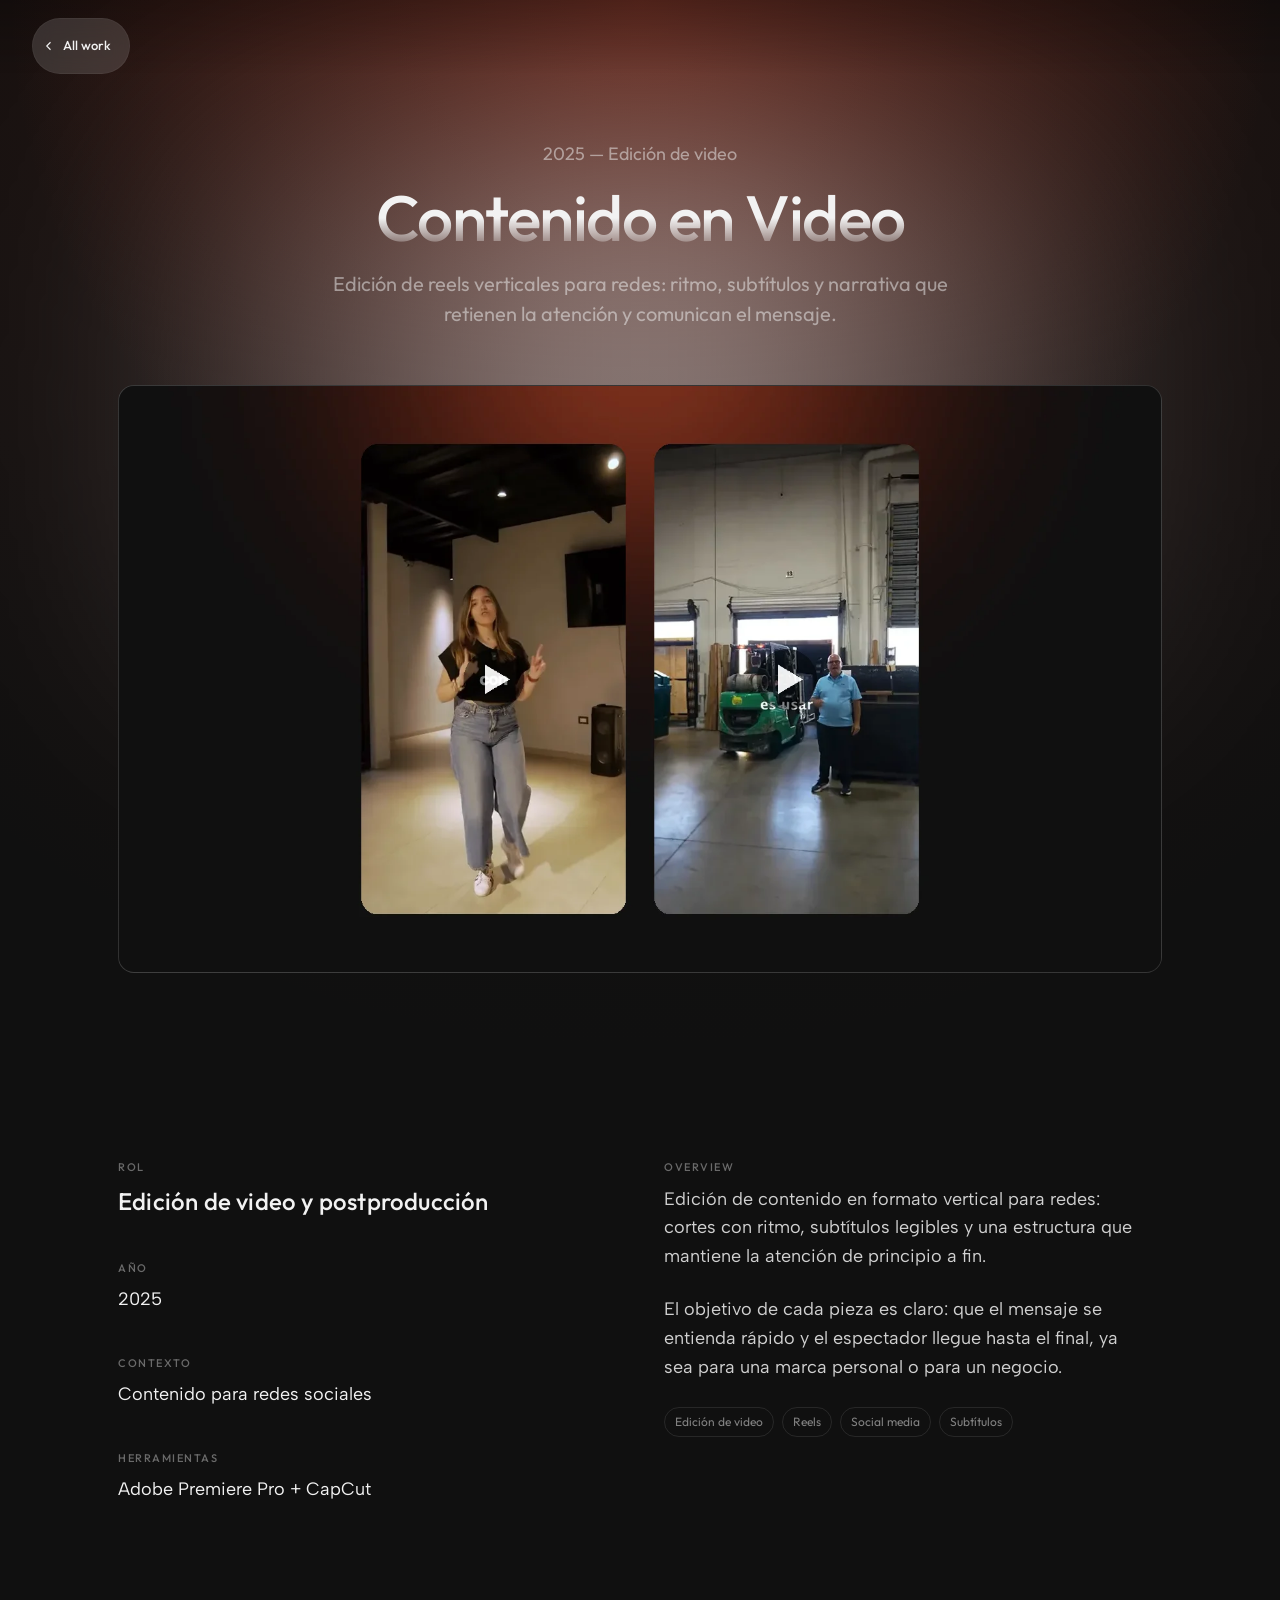
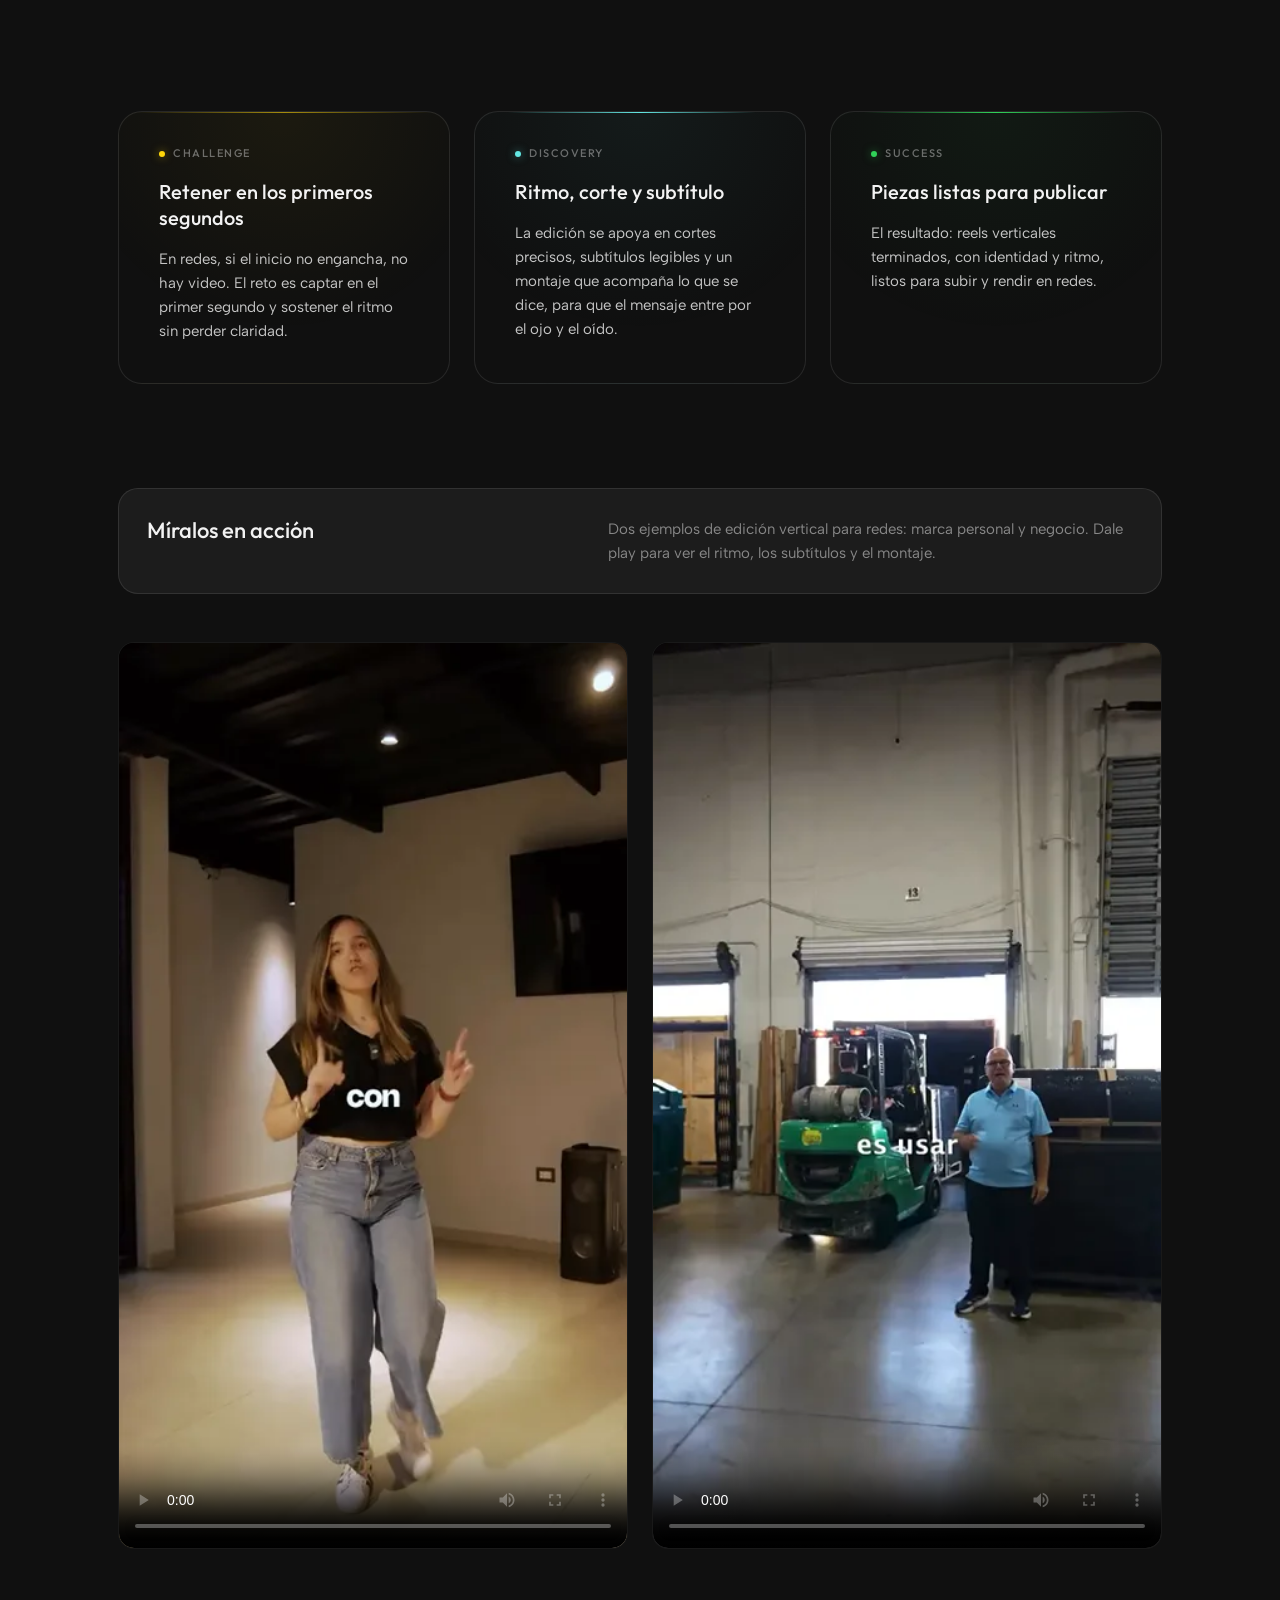
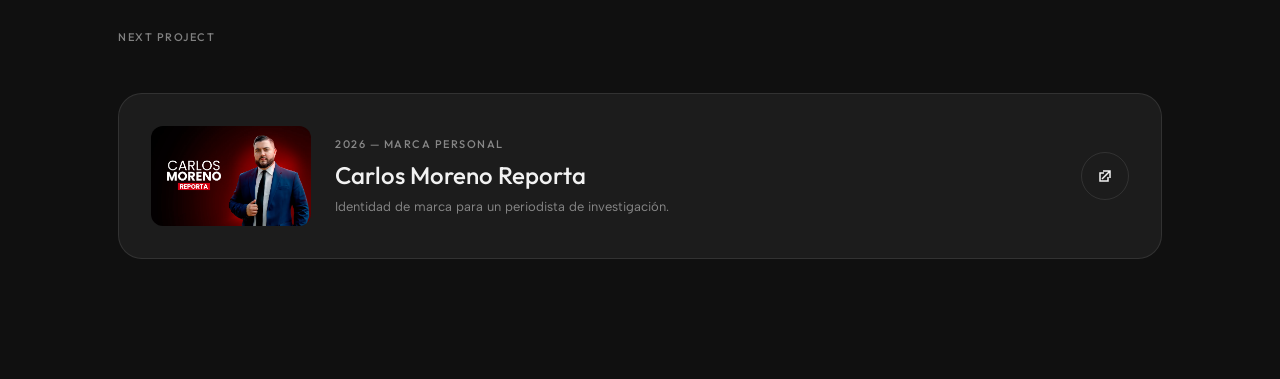
<file: project-video.html>
<!DOCTYPE html>
<html lang="es">
<head>
<meta charset="UTF-8">
<meta name="viewport" content="width=device-width, initial-scale=1.0">
<title>Contenido en Video — Manuel Alonzo</title>
<!-- SEO / Open Graph -->
<meta name="description" content="Edición de reels verticales para redes: ritmo, subtítulos y narrativa que retienen y comunican.">
<link rel="canonical" href="https://manuel-alonzo-portfolio.vercel.app/project-video.html">
<meta property="og:type" content="article">
<meta property="og:title" content="Contenido en Video — Manuel Alonzo">
<meta property="og:description" content="Edición de reels verticales para redes: ritmo, subtítulos y narrativa que retienen y comunican.">
<meta property="og:url" content="https://manuel-alonzo-portfolio.vercel.app/project-video.html">
<meta property="og:image" content="https://manuel-alonzo-portfolio.vercel.app/og-image.png">
<meta property="og:image:width" content="1200">
<meta property="og:image:height" content="630">
<meta property="og:locale" content="es_CO">
<meta name="twitter:card" content="summary_large_image">
<meta name="twitter:title" content="Contenido en Video — Manuel Alonzo">
<meta name="twitter:description" content="Edición de reels verticales para redes: ritmo, subtítulos y narrativa que retienen y comunican.">
<meta name="twitter:image" content="https://manuel-alonzo-portfolio.vercel.app/og-image.png">

<link rel="preconnect" href="https://fonts.googleapis.com">
<link rel="preconnect" href="https://fonts.gstatic.com" crossorigin>
<link href="https://fonts.googleapis.com/css2?family=Albert+Sans:ital,wght@0,300;0,400;0,500;0,600;0,700;1,300&family=Outfit:wght@300;400;500;600;700&display=swap" rel="stylesheet">
<style>
:root{
  --background: #101010;
  --on-background: #f2f2f2;
  --muted: #f2f2f280;
  --border: #f2f2f21a;
  --card-bg: #f2f2f20d;
}
*{margin:0;padding:0;box-sizing:border-box}
html{scroll-behavior:smooth}
body{
  background-color:var(--background);
  color:var(--on-background);
  font-family:'Albert Sans',sans-serif;
  font-size:14px;
  line-height:1.5;
  -ms-overflow-style:none;
  scrollbar-width:none;
  overflow-x:hidden;
}
body::-webkit-scrollbar{display:none}
a{color:inherit;text-decoration:none}
img{max-width:100%;display:block}
button{font-family:inherit;cursor:pointer;border:none;background:none;color:inherit}

/* ===== NAV (oculto en proyecto) ===== */
.section-nav{display:none}

/* ===== BACK BUTTON (fixed top) ===== */
.section-back{
  z-index:9;
  background-image:linear-gradient(rgba(0,0,0,0.25),transparent);
  height:104px;
  padding:24px 48px 0;
  display:flex;
  justify-content:space-between;
  position:fixed;
  inset:0 0 auto 0;
}
.button-project-back{
  display:inline-flex;
  align-items:center;
  gap:8px;
  -webkit-backdrop-filter:blur(10px);
  backdrop-filter:blur(10px);
  background-color:#f2f2f226;
  border:1px solid #f2f2f20a;
  border-radius:100px;
  padding:10px 24px 10px 12px;
  font-family:'Outfit',sans-serif;
  font-size:14px;
  font-weight:500;
  color:var(--on-background);
  text-decoration:none;
  transition:all .4s;
  pointer-events:auto;
}
.button-project-back:hover{background-color:#f2f2f233;border-color:#f2f2f21a}
.button-project-back svg{transition:transform .3s}
.button-project-back:hover svg{transform:translateX(-2px)}
.icon-external{width:11px;height:11px;opacity:.7}
.section-back{
  z-index:9;
  background-image:linear-gradient(rgba(0,0,0,0.25),transparent);
  height:104px;
  padding:24px 48px 0;
  display:flex;
  justify-content:space-between;
  position:fixed;
  inset:0 0 auto 0;
}
.button-project-back{
  display:inline-flex;
  align-items:center;
  gap:8px;
  -webkit-backdrop-filter:blur(10px);
  backdrop-filter:blur(10px);
  background-color:#f2f2f226;
  border:1px solid #f2f2f20a;
  border-radius:100px;
  padding:10px 24px 10px 12px;
  font-family:'Outfit',sans-serif;
  font-size:14px;
  font-weight:500;
  color:var(--on-background);
  text-decoration:none;
  transition:all .4s;
  pointer-events:auto;
}
.button-project-back:hover{background-color:#f2f2f233;border-color:#f2f2f21a}
.button-project-back svg{transition:transform .3s}
.button-project-back:hover svg{transform:translateX(-2px)}
.nav-bar{
  display:flex;
  justify-content:space-between;
  align-items:center;
  height:56px;
  pointer-events:none;
}
.nav-left,.nav-right{flex:1;display:flex;align-items:center}
.nav-right{justify-content:flex-end}
.logo-block{
  display:flex;
  align-items:center;
  gap:12px;
  pointer-events:auto;
  cursor:pointer;
}
.logomark{
  height:36px;
  width:32px;
  background:var(--on-background);
  mask:url("data:image/svg+xml;utf8,<svg xmlns='http://www.w3.org/2000/svg' viewBox='0 0 32 40'><path d='M4 4h24v8H12v8h12v8H12v8H4z' fill='black'/></svg>") center/contain no-repeat;
  -webkit-mask:url("data:image/svg+xml;utf8,<svg xmlns='http://www.w3.org/2000/svg' viewBox='0 0 32 40'><path d='M4 4h24v8H12v8h12v8H12v8H4z' fill='black'/></svg>") center/contain no-repeat;
}
.logo-text{display:flex;flex-direction:column;justify-content:center;margin-top:1px}
.text-logo{
  font-family:'Outfit',sans-serif;
  font-size:20px;
  font-weight:500;
  line-height:20px;
}
.text-underlogo{
  color:var(--muted);
  font-family:'Outfit',sans-serif;
  font-size:12px;
  line-height:12px;
  margin-top:4px;
}
/* nav-pill-wrapper, nav-indicator y nav-pill eliminados del proyecto */

/* ===== BACK BUTTON (fixed top) ===== */
.section-back{
  z-index:9;
  background-image:linear-gradient(rgba(0,0,0,0.25),transparent);
  height:104px;
  padding:24px 48px 0;
  display:flex;
  justify-content:space-between;
  position:fixed;
  inset:0 0 auto 0;
}
.button-project-back{
  display:inline-flex;
  align-items:center;
  gap:8px;
  -webkit-backdrop-filter:blur(10px);
  backdrop-filter:blur(10px);
  background-color:#f2f2f226;
  border:1px solid #f2f2f20a;
  border-radius:100px;
  padding:10px 24px 10px 12px;
  font-family:'Outfit',sans-serif;
  font-size:14px;
  font-weight:500;
  color:var(--on-background);
  text-decoration:none;
  transition:all .4s;
  pointer-events:auto;
}
.button-project-back:hover{background-color:#f2f2f233;border-color:#f2f2f21a}
.button-project-back svg{transition:transform .3s}
.button-project-back:hover svg{transform:translateX(-2px)}

/* ===== BANNER (top) ===== */
.section-banner{
  padding:140px 48px 80px;
  display:flex;
  justify-content:center;
  position:relative;
  overflow:hidden;
}
.banner-bg-gradient{
  position:absolute;
  inset:140px 24px auto 24px;
  height:50%;
  background:linear-gradient(to right,transparent 5%,var(--on-background) 50%,transparent 95%);
  opacity:.5;
  filter:blur(120px);
  border-radius:2000px;
  z-index:0;
}
.banner-bg-stadiabt{background:radial-gradient(circle farthest-side at 50% 0,#00639b80,transparent)}
.banner-bg-spotlight{background:radial-gradient(circle farthest-side at 50% 0,#0890fb66,transparent 60%),radial-gradient(circle farthest-side at 50% 0,#9e05d666,transparent)}
.banner-bg-thn{background:radial-gradient(circle farthest-side at 50% 0,#fff3,transparent)}
.banner-bg-rbc{background:radial-gradient(circle farthest-side at 50% 0,#006ac399,transparent)}
.banner-bg-renova{background:radial-gradient(circle farthest-side at 50% 0,#2d5a3d80,transparent)}
.banner-bg-basico{background:radial-gradient(circle farthest-side at 50% 0,#d9b46f66,transparent 58%),radial-gradient(circle farthest-side at 50% 0,#6f4a2f4d,transparent)}
.banner-bg-leven{background:radial-gradient(circle farthest-side at 50% 0,#7c5cff66,transparent 60%),radial-gradient(circle farthest-side at 50% 0,#00d4ff4d,transparent)}
.banner-bg-medusa{background:radial-gradient(circle farthest-side at 50% 0,#ff5fa266,transparent 58%),radial-gradient(circle farthest-side at 50% 0,#b15cff4d,transparent)}
.banner-bg-pape{background:radial-gradient(circle farthest-side at 50% 0,#4f92d159,transparent 60%),radial-gradient(circle farthest-side at 50% 0,#18426b3d,transparent)}
.banner-bg-instagram{background:radial-gradient(circle farthest-side at 50% 0,#e1306c66,transparent 60%),radial-gradient(circle farthest-side at 50% 0,#833ab466,transparent)}
.banner-bg-catalogo{background:radial-gradient(circle farthest-side at 50% 0,#ff6b3566,transparent)}
.banner-bg-spot{background:radial-gradient(circle farthest-side at 50% 0,#7c3aed66,transparent)}
.banner-bg-brand{background:radial-gradient(circle farthest-side at 50% 0,#0890fb66,transparent)}

.container-banner{
  z-index:3;
  display:flex;
  flex-direction:column;
  gap:32px;
  align-items:stretch;
  width:1044px;
  max-width:100%;
  position:relative;
}
.project-title-hero{
  display:flex;
  flex-direction:column;
  gap:16px;
  align-items:center;
  text-align:center;
}
.text-projectpage-year{
  opacity:.5;
  color:var(--on-background);
  font-family:'Outfit',sans-serif;
  font-size:18px;
  font-weight:400;
}
.text-projectpage-title{
  font-family:'Outfit',sans-serif;
  font-size:64px;
  font-weight:500;
  line-height:1.1;
  letter-spacing:-1.5px;
  background-image:linear-gradient(to bottom,var(--on-background) 50%,transparent);
  -webkit-text-fill-color:transparent;
  -webkit-background-clip:text;
  background-clip:text;
}
.text-projectpage-subtitle{
  font-family:'Outfit',sans-serif;
  font-size:20px;
  font-weight:400;
  color:var(--muted);
  max-width:680px;
  text-align:center;
}
.project-banner-image{
  margin-top:24px;
  border-radius:16px;
  overflow:hidden;
  border:1px solid var(--border);
  background:linear-gradient(135deg,#2a2a2a,#1a1a1a);
  aspect-ratio:16/9;
}
.project-banner-image img{
  width:100%;
  height:100%;
  object-fit:cover;
}
.project-fade{
  position:absolute;
  inset:auto 0 0 0;
  height:240px;
  background-image:linear-gradient(to bottom,transparent,var(--background));
  z-index:2;
}

/* ===== OVERVIEW ===== */
.section-overview{
  padding:104px 48px;
  display:flex;
  flex-direction:column;
  gap:64px;
  align-items:center;
}
.container-overview{
  display:grid;
  grid-template-columns:1fr 1fr;
  gap:48px;
  width:1044px;
  max-width:100%;
}
.overview-left,.overview-right{
  display:flex;
  flex-direction:column;
  gap:40px;
}
.overview-text-wrapper{display:flex;flex-direction:column;gap:8px}
.text-overview-overline{
  font-family:'Outfit',sans-serif;
  font-size:14px;
  font-weight:500;
  line-height:18px;
  letter-spacing:.2px;
}
.text-projectpage-body{
  font-family:'Albert Sans',sans-serif;
  font-size:18px;
  line-height:1.6;
  opacity:.85;
  padding-right:24px;
}
.text-callout{
  font-family:'Outfit',sans-serif;
  font-size:24px;
  font-weight:500;
  line-height:140%;
  letter-spacing:.2px;
}
.text-projectpage-overline{
  color:#f2f2f266;
  font-family:'Outfit',sans-serif;
  font-size:11px;
  font-weight:500;
  letter-spacing:1.5px;
  margin-top:1px;
  line-height:19px;
  text-transform:uppercase;
}
.project-link-pill{
  display:inline-flex;
  align-items:center;
  width:max-content;
  border:1px solid var(--border);
  border-radius:999px;
  background-color:#f2f2f20d;
  padding:10px 14px;
  color:var(--on-background);
  font-family:'Outfit',sans-serif;
  font-size:13px;
  transition:border-color .25s,background-color .25s;
}
.project-link-pill:hover{border-color:#f2f2f240;background-color:#f2f2f21a}
.project-tags{
  display:flex;
  flex-wrap:wrap;
  gap:8px;
  margin-top:18px;
}
.project-tag{
  border:1px solid var(--border);
  border-radius:999px;
  color:var(--muted);
  padding:8px 10px;
  font-family:'Outfit',sans-serif;
  font-size:12px;
  line-height:1;
}

/* ===== CALLOUTS (Challenge/Discovery/Success) ===== */
.section-general{
  display:flex;
  flex-direction:column;
  gap:48px;
  width:1044px;
  max-width:100%;
}
.container-callouts{
  display:grid;
  grid-template-columns:repeat(3,1fr);
  gap:24px;
}
.callout-block{
  display:flex;
  flex-direction:column;
  gap:16px;
  border:1px solid var(--border);
  border-radius:24px;
  padding:32px 40px 40px;
  position:relative;
  overflow:hidden;
  background-image:radial-gradient(circle at 50% 0,#64d2ff0d,transparent 70%);
}
.callout-block.challenge{background-image:radial-gradient(circle at 50% 0,#ffd60a0d,transparent 70%)}
.callout-block.discovery{background-image:radial-gradient(circle at 50% 0,#63e6e20d,transparent 70%)}
.callout-block.success{background-image:radial-gradient(circle at 50% 0,#30d1580d,transparent 70%)}
.callout-block::before{
  content:'';
  position:absolute;
  inset:0 0 auto 0;
  height:1px;
  background-image:linear-gradient(to right,transparent 5%,#ffd60a99 50%,transparent 95%);
}
.callout-block.discovery::before{background-image:linear-gradient(to right,transparent 10%,#63e6e2 50%,transparent 85%)}
.callout-block.success::before{background-image:linear-gradient(to right,transparent 10%,#30d158 50%,transparent 90%)}
.callout-block .overline{display:flex;align-items:center;gap:8px}
.callout-block .overline-dot{
  width:6px;height:6px;border-radius:50%;
  background:#ffd60a;box-shadow:0 0 8px #ffd60a80;
}
.callout-block.discovery .overline-dot{background:#63e6e2;box-shadow:0 0 8px #63e6e280}
.callout-block.success .overline-dot{background:#30d158;box-shadow:0 0 8px #30d15880}
.callout-title{
  font-family:'Outfit',sans-serif;
  font-size:20px;
  font-weight:500;
  line-height:1.3;
}
.callout-text{
  font-size:15px;
  line-height:1.6;
  opacity:.8;
}

/* ===== GALLERY ===== */
.gallery-block{
  display:flex;
  flex-direction:column;
  gap:20px;
  padding:0 48px;
  align-items:center;
}
.gallery-grid{
  display:grid;
  grid-template-columns:1fr 1fr;
  gap:20px;
  width:1044px;
  max-width:100%;
}
.gallery-item{
  border-radius:16px;
  overflow:hidden;
  border:1px solid var(--border);
  background:linear-gradient(135deg,#2a2a2a,#1a1a1a);
  aspect-ratio:4/3;
}
.gallery-item img{width:100%;height:100%;object-fit:cover}
.gallery-item.full-width{grid-column:1/-1;aspect-ratio:16/9}
.gallery-item.case-board{
  grid-column:1/-1;
  aspect-ratio:auto;
  background:#efe6d8;
}
.gallery-item.case-board img{
  height:auto;
  object-fit:contain;
}
.gallery-note-card{
  grid-column:1/-1;
  display:grid;
  grid-template-columns:1fr 1.2fr;
  gap:24px;
  border:1px solid var(--border);
  border-radius:20px;
  background-color:var(--card-bg);
  padding:28px;
}
.gallery-note-title{
  font-family:'Outfit',sans-serif;
  font-size:22px;
  font-weight:500;
  line-height:1.2;
}
.gallery-note-copy{
  color:var(--muted);
  font-size:15px;
  line-height:1.6;
}

/* ===== NEXT PROJECT (footer-like) ===== */
.section-next-project{
  padding:80px 48px 120px;
  display:flex;
  justify-content:center;
}
.container-next-project{
  width:1044px;
  max-width:100%;
  display:flex;
  flex-direction:column;
  gap:48px;
  align-items:flex-start;
  position:relative;
}
.text-next-overline{
  color:var(--muted);
  font-family:'Outfit',sans-serif;
  font-size:11px;
  font-weight:500;
  letter-spacing:1.5px;
  text-transform:uppercase;
}
.next-project-card{
  display:flex;
  align-items:center;
  gap:24px;
  width:100%;
  padding:32px;
  border-radius:24px;
  background-color:var(--card-bg);
  border:1px solid var(--border);
  transition:all .3s;
  text-decoration:none;
}
.next-project-card:hover{border-color:#f2f2f240;transform:translateY(-4px)}
.next-project-image{
  width:160px;
  height:100px;
  border-radius:12px;
  overflow:hidden;
  flex-shrink:0;
  background:linear-gradient(135deg,#2a2a2a,#1a1a1a);
}
.next-project-image img{width:100%;height:100%;object-fit:cover}
.next-project-info{flex:1;display:flex;flex-direction:column;gap:4px}
.next-project-info .title{
  font-family:'Outfit',sans-serif;
  font-size:24px;
  font-weight:500;
}
.next-project-info .meta{font-size:13px;color:var(--muted)}
.next-project-arrow{
  width:48px;
  height:48px;
  border-radius:50%;
  border:1px solid var(--border);
  display:flex;
  align-items:center;
  justify-content:center;
  transition:all .3s;
}
.next-project-card:hover .next-project-arrow{background:var(--on-background);color:#101}

/* ===== RESPONSIVE ===== */
@media(max-width:991px){
  .section-nav{padding:16px 24px 0}

  .section-back{padding:16px 24px 0;height:80px}
  .section-banner{padding:120px 24px 60px}
  .text-projectpage-title{font-size:36px;letter-spacing:-1px}
  .text-projectpage-subtitle{font-size:16px}
  .section-overview{padding:60px 24px}
  .container-overview{grid-template-columns:1fr;gap:32px}
  .container-callouts{grid-template-columns:1fr}
  .gallery-block{padding:0 24px}
  .gallery-grid{grid-template-columns:1fr}
  .gallery-note-card{grid-template-columns:1fr;padding:22px}
  .section-next-project{padding:60px 24px 80px}
  .next-project-card{flex-direction:column;align-items:flex-start;padding:20px}
  .next-project-image{width:100%;height:160px}
  .text-projectpage-body{font-size:16px;padding-right:0}
}
</style>
<link rel="icon" href="favicon.svg" type="image/svg+xml">
<style id="manuel-proj-fixes">
/* Botón All work más pequeño */
.section-back{height:74px;padding:18px 32px 0}
.button-project-back{padding:8px 18px 8px 10px;font-size:13px}
.button-project-back svg{width:12px;height:12px}
@media(max-width:991px){.section-back{height:60px;padding:14px 20px 0}}
/* Galería full-width (leven/medusa muestran detalles grandes, sin recorte) */
.gallery-item.fw{grid-column:1/-1;aspect-ratio:auto;background:transparent;border:1px solid var(--border);border-radius:16px;overflow:hidden}
.gallery-item.fw img{height:auto;object-fit:contain}
/* Lightbox: clic en cualquier imagen para verla en grande */
.gallery-item img,.project-banner-image img{cursor:zoom-in}
#lightbox{position:fixed;inset:0;background:rgba(8,8,8,.94);display:none;align-items:center;justify-content:center;z-index:1000;cursor:zoom-out;padding:28px;-webkit-backdrop-filter:blur(4px);backdrop-filter:blur(4px)}
#lightbox.open{display:flex}
#lightbox img{max-width:96%;max-height:96%;object-fit:contain;border-radius:8px;box-shadow:0 30px 80px rgba(0,0,0,.6)}
#lightbox .lb-close{position:fixed;top:22px;right:28px;color:#f2f2f2;font-family:'Outfit',sans-serif;font-size:34px;line-height:1;opacity:.85}
</style>
<style id="manuel-mobile-title-fix">
@media (max-width:991px){
  .text-projectpage-title{ color:var(--on-background) !important; -webkit-text-fill-color:var(--on-background) !important; background:none !important; }
}
</style>
<style id="manuel-video-css">
.banner-bg-video{background:radial-gradient(circle farthest-side at 50% 0,#d8452a55,transparent 60%),radial-gradient(circle farthest-side at 50% 0,#6e1f0f3d,transparent)}
.video-grid{display:grid;grid-template-columns:repeat(2,minmax(0,1fr));gap:24px;width:1044px;max-width:100%;margin:0 auto}
.video-item{border:1px solid var(--border);border-radius:16px;overflow:hidden;background:#000;aspect-ratio:9/16}
.video-item video{width:100%;height:100%;object-fit:cover;display:block;background:#000}
@media(max-width:767px){.video-grid{grid-template-columns:1fr;max-width:420px;gap:18px}}
</style>
</head>
<body>

<div class="section-back">
  <a class="button-project-back" href="index.html">
    <svg width="14" height="14" viewBox="0 0 16 16" fill="none" stroke="currentColor" stroke-width="1.5"><path d="M10 13l-5-5 5-5"/></svg>
    <span>All work</span>
  </a>
</div>

<section class="section-banner banner-bg-video">
  <div class="banner-bg-gradient"></div>
  <div class="container-banner">
    <div class="project-title-hero">
      <div class="text-projectpage-year">2025 — Edición de video</div>
      <h1 class="text-projectpage-title">Contenido en Video</h1>
      <p class="text-projectpage-subtitle">Edición de reels verticales para redes: ritmo, subtítulos y narrativa que retienen la atención y comunican el mensaje.</p>
    </div>
    <div class="project-banner-image">
      <img src="portfolio-assets/video-cover.webp" alt="Contenido en Video — reels editados para redes" fetchpriority="high" decoding="async">
    </div>
  </div>
  <div class="project-fade"></div>
</section>

<section class="section-overview">
  <div class="container-overview">
    <div class="overview-left">
      <div class="overview-text-wrapper">
        <div class="text-projectpage-overline">Rol</div>
        <p class="text-callout">Edición de video y postproducción</p>
      </div>
      <div class="overview-text-wrapper">
        <div class="text-projectpage-overline">Año</div>
        <p class="text-body" style="font-size:18px">2025</p>
      </div>
      <div class="overview-text-wrapper">
        <div class="text-projectpage-overline">Contexto</div>
        <p class="text-body" style="font-size:18px">Contenido para redes sociales</p>
      </div>
      <div class="overview-text-wrapper">
        <div class="text-projectpage-overline">Herramientas</div>
        <p class="text-body" style="font-size:18px">Adobe Premiere Pro + CapCut</p>
      </div>
    </div>
    <div class="overview-right">
      <div class="overview-text-wrapper">
        <div class="text-projectpage-overline">Overview</div>
        <p class="text-projectpage-body">Edición de contenido en formato vertical para redes: cortes con ritmo, subtítulos legibles y una estructura que mantiene la atención de principio a fin.</p>
        <p class="text-projectpage-body" style="margin-top:16px">El objetivo de cada pieza es claro: que el mensaje se entienda rápido y el espectador llegue hasta el final, ya sea para una marca personal o para un negocio.</p>
        <div class="project-tags">
          <span class="project-tag">Edición de video</span>
          <span class="project-tag">Reels</span>
          <span class="project-tag">Social media</span>
          <span class="project-tag">Subtítulos</span>
        </div>
      </div>
    </div>
  </div>
</section>

<section class="section-overview">
  <div class="section-general">
    <div class="container-callouts">
      <div class="callout-block challenge">
        <div class="overline"><div class="overline-dot"></div><div class="text-projectpage-overline" style="margin:0">Challenge</div></div>
        <h3 class="callout-title">Retener en los primeros segundos</h3>
        <p class="callout-text">En redes, si el inicio no engancha, no hay video. El reto es captar en el primer segundo y sostener el ritmo sin perder claridad.</p>
      </div>
      <div class="callout-block discovery">
        <div class="overline"><div class="overline-dot"></div><div class="text-projectpage-overline" style="margin:0">Discovery</div></div>
        <h3 class="callout-title">Ritmo, corte y subtítulo</h3>
        <p class="callout-text">La edición se apoya en cortes precisos, subtítulos legibles y un montaje que acompaña lo que se dice, para que el mensaje entre por el ojo y el oído.</p>
      </div>
      <div class="callout-block success">
        <div class="overline"><div class="overline-dot"></div><div class="text-projectpage-overline" style="margin:0">Success</div></div>
        <h3 class="callout-title">Piezas listas para publicar</h3>
        <p class="callout-text">El resultado: reels verticales terminados, con identidad y ritmo, listos para subir y rendir en redes.</p>
      </div>
    </div>
  </div>
</section>

<section class="gallery-block">
  <div class="section-general">
    <div class="gallery-grid">
      <div class="gallery-note-card">
        <div class="gallery-note-title">Míralos en acción</div>
        <p class="gallery-note-copy">Dos ejemplos de edición vertical para redes: marca personal y negocio. Dale play para ver el ritmo, los subtítulos y el montaje.</p>
      </div>
    </div>
    <div class="video-grid">
      <div class="video-item">
        <video controls preload="metadata" playsinline poster="portfolio-assets/poster-reel-01.webp">
          <source src="portfolio-assets/reel-01.mp4" type="video/mp4">
        </video>
      </div>
      <div class="video-item">
        <video controls preload="metadata" playsinline poster="portfolio-assets/poster-reel-02.webp">
          <source src="portfolio-assets/reel-02.mp4" type="video/mp4">
        </video>
      </div>
    </div>
  </div>
</section>

<section class="section-next-project">
  <div class="container-next-project">
    <div class="text-next-overline">Next project</div>
    <a class="next-project-card" href="project-carlos.html">
      <div class="next-project-image">
        <img src="portfolio-assets/carlos-cover.webp" loading="lazy" decoding="async" alt="Carlos Moreno Reporta">
      </div>
      <div class="next-project-info">
        <div class="text-next-overline">2026 — Marca personal</div>
        <div class="title">Carlos Moreno Reporta</div>
        <div class="meta">Identidad de marca para un periodista de investigación.</div>
      </div>
      <div class="next-project-arrow">
        <svg width="16" height="16" viewBox="0 0 16 16" fill="none" stroke="currentColor" stroke-width="1.5"><path d="M6 3h7v7M13 3L5 11M11 9v4H3V5h4"/></svg>
      </div>
    </a>
  </div>
</section>

<div id="lightbox" aria-hidden="true"><span class="lb-close">&times;</span><img alt=""></div>
<script>
(function(){var lb=document.getElementById('lightbox'),im=lb.querySelector('img');
document.addEventListener('click',function(e){var g=e.target.closest('.gallery-item img,.project-banner-image img');if(g){im.src=g.currentSrc||g.src;im.alt=g.alt||'';lb.classList.add('open');return;}if(e.target.closest('#lightbox')){lb.classList.remove('open');}});
document.addEventListener('keydown',function(e){if(e.key==='Escape')lb.classList.remove('open');});})();
</script>
</body>
</html>
</file>
